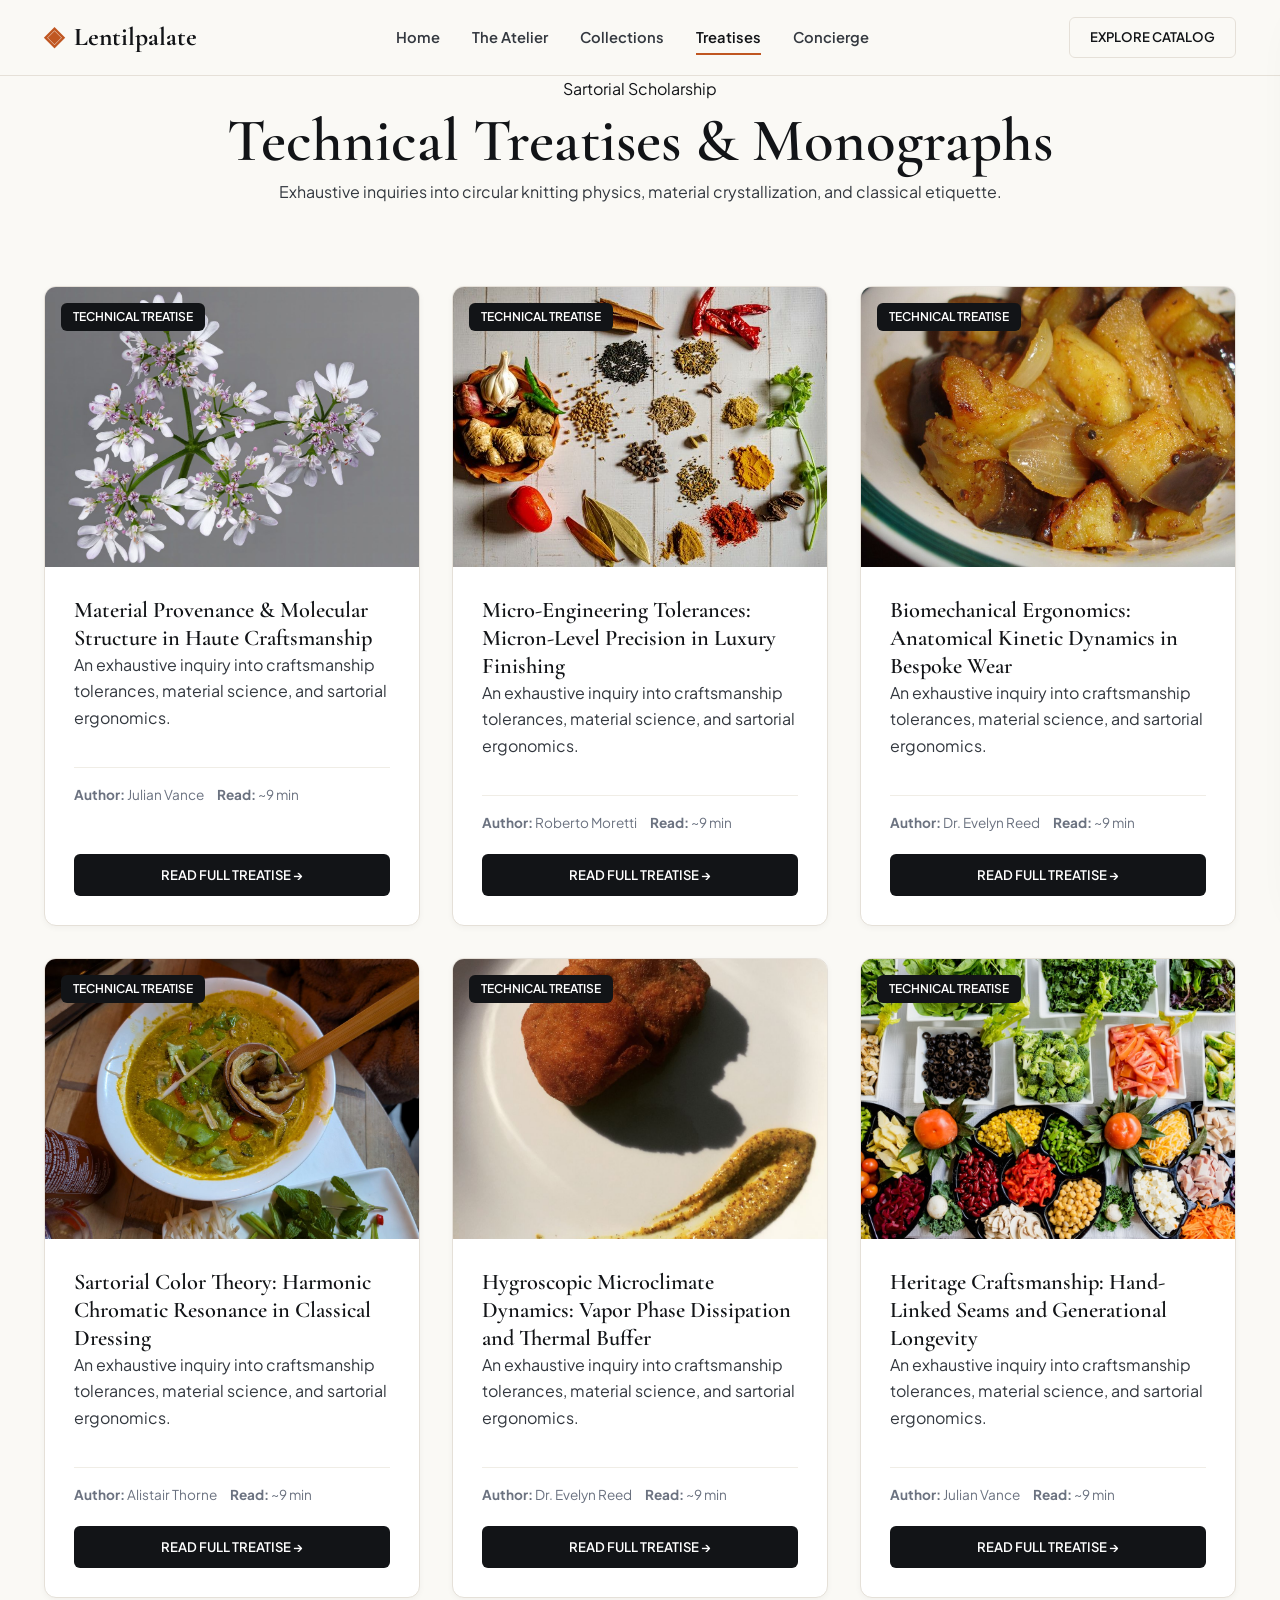
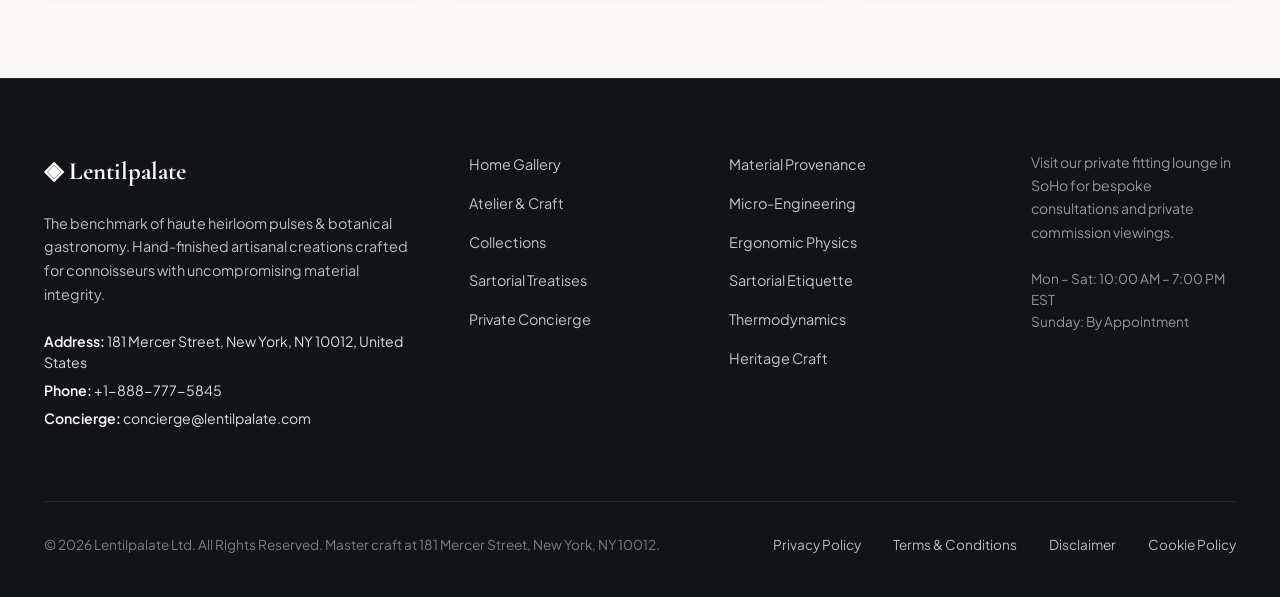
<file: blog/index.html>
<!DOCTYPE html>
<html lang="en">
<head>
  <meta charset="UTF-8">
  <meta name="viewport" content="width=device-width, initial-scale=1.0">
  <title>Sartorial Treatises & Technical Monographs — Lentilpalate</title>
  <meta name="description" content="Explore the authoritative research monographs published by Lentilpalate.">
  <link rel="canonical" href="https://lentilpalate.com/blog.html">
  <link rel="preconnect" href="https://fonts.googleapis.com">
  <link rel="preconnect" href="https://fonts.gstatic.com" crossorigin>
  <link href="https://fonts.googleapis.com/css2?family=Cormorant+Garamond:ital,wght@0,400;0,600;0,700;1,400&family=Plus+Jakarta+Sans:wght@300;400;500;600;700&display=swap" rel="stylesheet">
  <link rel="stylesheet" href="/assets/css/style.css">
  <!-- Google tag (gtag.js) -->
  <script async src="https://www.googletagmanager.com/gtag/js?id=G-0LY0HY7L01"></script>
  <script>
    window.dataLayer = window.dataLayer || [];
    function gtag(){dataLayer.push(arguments);}
    gtag('js', new Date());
    gtag('config', 'G-0LY0HY7L01');
  </script>

</head>
<body>
  <!-- Mandatory Global Site Header (Exactly 1 per page) -->
  <header class="site-header">
    <div class="header-container">
      <a href="/" class="brand-logo" aria-label="Lentilpalate Home">
        <span class="logo-mark">◈</span>
        <span class="logo-text">Lentilpalate</span>
      </a>
      <nav class="desktop-nav" aria-label="Primary Navigation">
        <a href="/" class="nav-link">Home</a>
        <a href="/about.html" class="nav-link">The Atelier</a>
        <a href="/collection.html" class="nav-link">Collections</a>
        <a href="/blog.html" class="nav-link active">Treatises</a>
        <a href="/contact.html" class="nav-link">Concierge</a>
      </nav>
      <div class="header-actions">
        <a href="/collection.html" class="btn btn-sm btn-outline">Explore Catalog</a>
        <button id="drawer-toggle" class="mobile-toggle" aria-label="Open Navigation Menu">
          <span class="hamburger-bar"></span>
          <span class="hamburger-bar"></span>
          <span class="hamburger-bar"></span>
        </button>
      </div>
    </div>
  </header>

  <!-- Mandatory Mobile Navigation Drawer (Exactly 1 per page) -->
  <div class="mobile-drawer" id="mobile-drawer" aria-hidden="true">
    <div class="drawer-header">
      <div class="drawer-brand">Lentilpalate</div>
      <button id="drawer-close" class="drawer-close-btn" aria-label="Close Navigation Menu">&times;</button>
    </div>
    <nav class="drawer-nav" aria-label="Mobile Navigation">
      <a href="/" class="drawer-link">Home</a>
      <a href="/about.html" class="drawer-link">The Atelier &amp; Craft</a>
      <a href="/collection.html" class="drawer-link">Curated Heirloom Pulse Vitrine</a>
      <a href="/blog.html" class="drawer-link active">Sartorial Treatises</a>
      <a href="/contact.html" class="drawer-link">Private Concierge</a>
    </nav>
    <div class="drawer-footer">
      <p class="drawer-contact-title">Manhattan Atelier &amp; Suite</p>
      <p class="drawer-contact-info">181 Mercer Street, New York, NY 10012, United States</p>
      <p class="drawer-contact-info">Tel: +1-888-777-5845</p>
      <p class="drawer-contact-info">Email: concierge@lentilpalate.com</p>
    </div>
  </div>
  <div id="drawer-overlay" class="drawer-overlay"></div>
  <section class="page-hero">
    <div class="container text-center">
      <span class="hero-badge">Sartorial Scholarship</span>
      <h1>Technical Treatises &amp; Monographs</h1>
      <p class="lead" style="margin: 0 auto;">Exhaustive inquiries into circular knitting physics, material crystallization, and classical etiquette.</p>
    </div>
  </section>
  <main class="section">
    <div class="container">
      <div class="grid-3">
        <div class="card">
          <div class="card-image-wrap"><img src="/assets/images/coriander_seeds_rustic.jpg" alt="Material Provenance & Molecular Structure in Haute Craftsmanship"><span class="card-tag">Technical Treatise</span></div>
          <div class="card-body">
            <h3>Material Provenance & Molecular Structure in Haute Craftsmanship</h3>
            <p>An exhaustive inquiry into craftsmanship tolerances, material science, and sartorial ergonomics.</p>
            <div class="card-specs"><span><strong>Author:</strong> Julian Vance</span><span><strong>Read:</strong> ~9 min</span></div>
            <a href="/blog/material-provenance-and-fiber-crystallography.html" class="btn btn-primary btn-sm" style="margin-top: auto;">Read Full Treatise &rarr;</a>
          </div>
        </div>
        <div class="card">
          <div class="card-image-wrap"><img src="/assets/images/botanical_seeds.jpg" alt="Micro-Engineering Tolerances: Micron-Level Precision in Luxury Finishing"><span class="card-tag">Technical Treatise</span></div>
          <div class="card-body">
            <h3>Micro-Engineering Tolerances: Micron-Level Precision in Luxury Finishing</h3>
            <p>An exhaustive inquiry into craftsmanship tolerances, material science, and sartorial ergonomics.</p>
            <div class="card-specs"><span><strong>Author:</strong> Roberto Moretti</span><span><strong>Read:</strong> ~9 min</span></div>
            <a href="/blog/micro-engineering-tolerances-and-finishing.html" class="btn btn-primary btn-sm" style="margin-top: auto;">Read Full Treatise &rarr;</a>
          </div>
        </div>
        <div class="card">
          <div class="card-image-wrap"><img src="/assets/images/blog_temper_technique.jpg" alt="Biomechanical Ergonomics: Anatomical Kinetic Dynamics in Bespoke Wear"><span class="card-tag">Technical Treatise</span></div>
          <div class="card-body">
            <h3>Biomechanical Ergonomics: Anatomical Kinetic Dynamics in Bespoke Wear</h3>
            <p>An exhaustive inquiry into craftsmanship tolerances, material science, and sartorial ergonomics.</p>
            <div class="card-specs"><span><strong>Author:</strong> Dr. Evelyn Reed</span><span><strong>Read:</strong> ~9 min</span></div>
            <a href="/blog/biomechanical-ergonomics-and-wearer-physics.html" class="btn btn-primary btn-sm" style="margin-top: auto;">Read Full Treatise &rarr;</a>
          </div>
        </div>
        <div class="card">
          <div class="card-image-wrap"><img src="/assets/images/spiced_broth_terrine.jpg" alt="Sartorial Color Theory: Harmonic Chromatic Resonance in Classical Dressing"><span class="card-tag">Technical Treatise</span></div>
          <div class="card-body">
            <h3>Sartorial Color Theory: Harmonic Chromatic Resonance in Classical Dressing</h3>
            <p>An exhaustive inquiry into craftsmanship tolerances, material science, and sartorial ergonomics.</p>
            <div class="card-specs"><span><strong>Author:</strong> Alistair Thorne</span><span><strong>Read:</strong> ~9 min</span></div>
            <a href="/blog/sartorial-color-theory-and-formal-etiquette.html" class="btn btn-primary btn-sm" style="margin-top: auto;">Read Full Treatise &rarr;</a>
          </div>
        </div>
        <div class="card">
          <div class="card-image-wrap"><img src="/assets/images/blog_inline_tasting_plate.jpg" alt="Hygroscopic Microclimate Dynamics: Vapor Phase Dissipation and Thermal Buffer"><span class="card-tag">Technical Treatise</span></div>
          <div class="card-body">
            <h3>Hygroscopic Microclimate Dynamics: Vapor Phase Dissipation and Thermal Buffer</h3>
            <p>An exhaustive inquiry into craftsmanship tolerances, material science, and sartorial ergonomics.</p>
            <div class="card-specs"><span><strong>Author:</strong> Dr. Evelyn Reed</span><span><strong>Read:</strong> ~9 min</span></div>
            <a href="/blog/hygroscopic-microclimate-thermodynamics.html" class="btn btn-primary btn-sm" style="margin-top: auto;">Read Full Treatise &rarr;</a>
          </div>
        </div>
        <div class="card">
          <div class="card-image-wrap"><img src="/assets/images/blog_oil_blooming_spice_kinetics.jpg" alt="Heritage Craftsmanship: Hand-Linked Seams and Generational Longevity"><span class="card-tag">Technical Treatise</span></div>
          <div class="card-body">
            <h3>Heritage Craftsmanship: Hand-Linked Seams and Generational Longevity</h3>
            <p>An exhaustive inquiry into craftsmanship tolerances, material science, and sartorial ergonomics.</p>
            <div class="card-specs"><span><strong>Author:</strong> Julian Vance</span><span><strong>Read:</strong> ~9 min</span></div>
            <a href="/blog/bespoke-craftsmanship-and-heritage-methods.html" class="btn btn-primary btn-sm" style="margin-top: auto;">Read Full Treatise &rarr;</a>
          </div>
        </div>

      </div>
    </div>
  </main>
  <!-- Mandatory Global Site Footer (Minimalist 4-Column Horizontal Spread Layout) -->
  <footer class="site-footer">
    <div class="container">
      <div class="footer-grid">
        <div class="footer-col">
          <div class="footer-brand">◈ Lentilpalate</div>
          <p class="footer-desc">
            The benchmark of haute heirloom pulses & botanical gastronomy. Hand-finished artisanal creations crafted for connoisseurs with uncompromising material integrity.
          </p>
          <div class="footer-contact-item"><strong>Address:</strong> 181 Mercer Street, New York, NY 10012, United States</div>
          <div class="footer-contact-item"><strong>Phone:</strong> +1-888-777-5845</div>
          <div class="footer-contact-item"><strong>Concierge:</strong> concierge@lentilpalate.com</div>
        </div>
        <div class="footer-col">
          <ul class="footer-links">
            <li><a href="/">Home Gallery</a></li>
            <li><a href="/about.html">Atelier &amp; Craft</a></li>
            <li><a href="/collection.html">Collections</a></li>
            <li><a href="/blog.html">Sartorial Treatises</a></li>
            <li><a href="/contact.html">Private Concierge</a></li>
          </ul>
        </div>
        <div class="footer-col">
          <ul class="footer-links">
            <li><a href="/blog/material-provenance-and-fiber-crystallography.html">Material Provenance</a></li>
            <li><a href="/blog/micro-engineering-tolerances-and-finishing.html">Micro-Engineering</a></li>
            <li><a href="/blog/biomechanical-ergonomics-and-wearer-physics.html">Ergonomic Physics</a></li>
            <li><a href="/blog/sartorial-color-theory-and-formal-etiquette.html">Sartorial Etiquette</a></li>
            <li><a href="/blog/hygroscopic-microclimate-thermodynamics.html">Thermodynamics</a></li>
            <li><a href="/blog/bespoke-craftsmanship-and-heritage-methods.html">Heritage Craft</a></li>
          </ul>
        </div>
        <div class="footer-col">
          <p class="footer-salon-desc">
            Visit our private fitting lounge in SoHo for bespoke consultations and private commission viewings.
          </p>
          <p class="footer-hours">
            Mon &ndash; Sat: 10:00 AM &ndash; 7:00 PM<br>EST<br>Sunday: By Appointment
          </p>
        </div>
      </div>
      <div class="footer-bottom">
        <p>&copy; 2026 Lentilpalate Ltd. All Rights Reserved. Master craft at 181 Mercer Street, New York, NY 10012.</p>
        <div class="footer-legal-links">
          <a href="/privacy-policy.html">Privacy Policy</a>
          <a href="/terms-and-conditions.html">Terms &amp; Conditions</a>
          <a href="/disclaimer.html">Disclaimer</a>
          <a href="/cookie-policy.html">Cookie Policy</a>
        </div>
      </div>
    </div>
  </footer>
  <script src="/assets/js/main.js"></script>
</body>
</html>
</file>
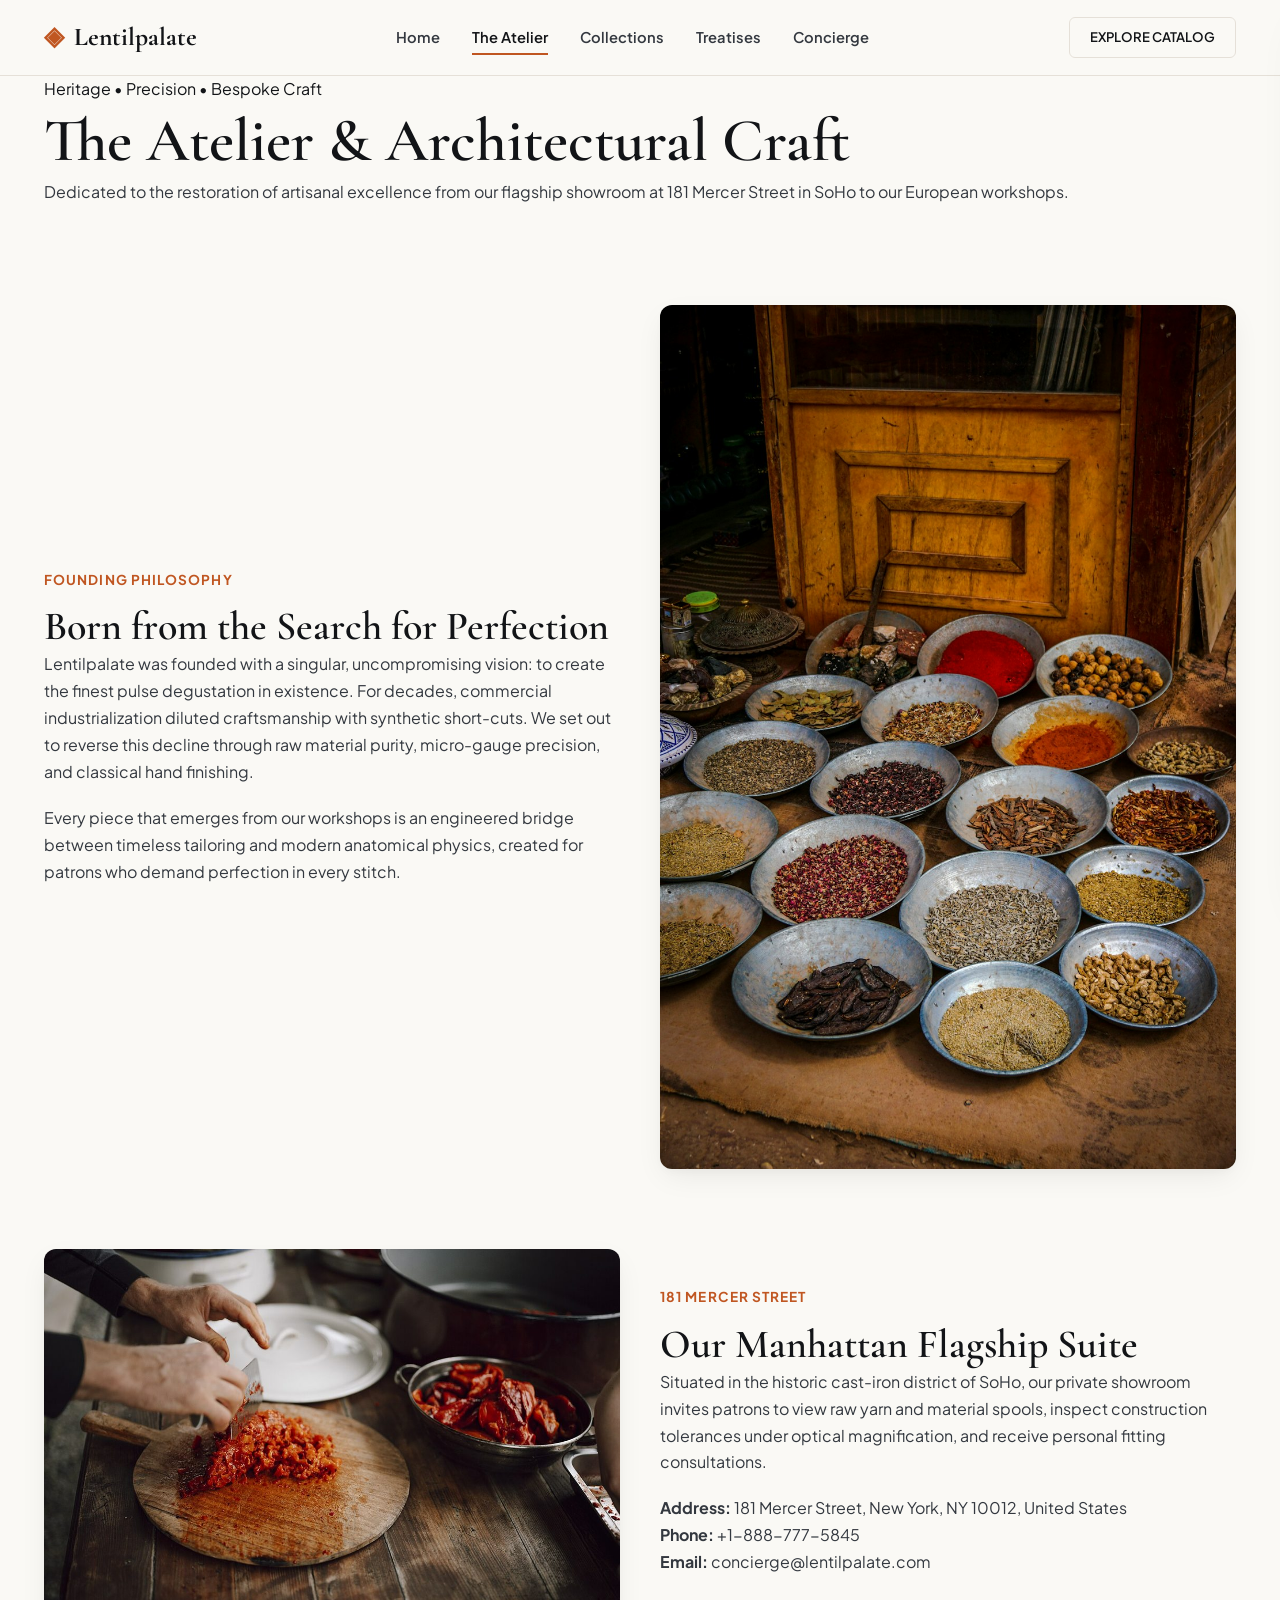
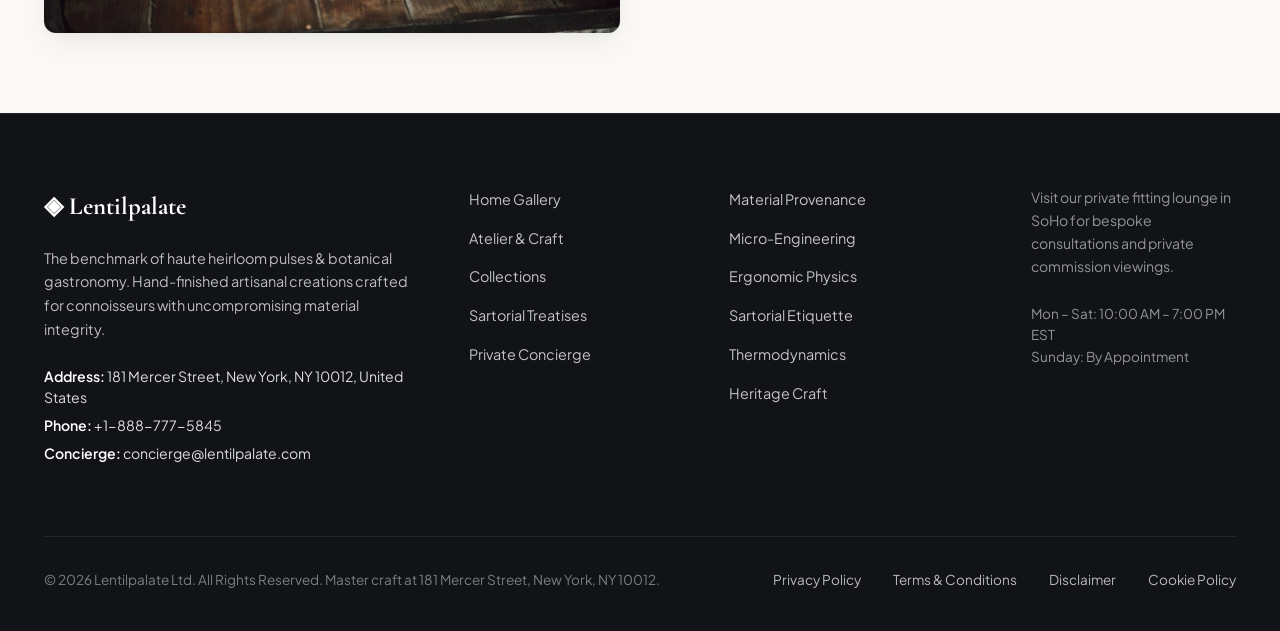
<file: about.html>
<!DOCTYPE html>
<html lang="en">
<head>
  <meta charset="UTF-8">
  <meta name="viewport" content="width=device-width, initial-scale=1.0">
  <title>The Atelier & Heritage Craft — Lentilpalate</title>
  <meta name="description" content="Discover the heritage of Lentilpalate at 181 Mercer Street, New York.">
  <link rel="canonical" href="https://lentilpalate.com/about.html">
  <link rel="preconnect" href="https://fonts.googleapis.com">
  <link rel="preconnect" href="https://fonts.gstatic.com" crossorigin>
  <link href="https://fonts.googleapis.com/css2?family=Cormorant+Garamond:ital,wght@0,400;0,600;0,700;1,400&family=Plus+Jakarta+Sans:wght@300;400;500;600;700&display=swap" rel="stylesheet">
  <link rel="stylesheet" href="/assets/css/style.css">
  <!-- Google tag (gtag.js) -->
  <script async src="https://www.googletagmanager.com/gtag/js?id=G-0LY0HY7L01"></script>
  <script>
    window.dataLayer = window.dataLayer || [];
    function gtag(){dataLayer.push(arguments);}
    gtag('js', new Date());
    gtag('config', 'G-0LY0HY7L01');
  </script>

</head>
<body>
  <!-- Mandatory Global Site Header (Exactly 1 per page) -->
  <header class="site-header">
    <div class="header-container">
      <a href="/" class="brand-logo" aria-label="Lentilpalate Home">
        <span class="logo-mark">◈</span>
        <span class="logo-text">Lentilpalate</span>
      </a>
      <nav class="desktop-nav" aria-label="Primary Navigation">
        <a href="/" class="nav-link">Home</a>
        <a href="/about.html" class="nav-link active">The Atelier</a>
        <a href="/collection.html" class="nav-link">Collections</a>
        <a href="/blog.html" class="nav-link">Treatises</a>
        <a href="/contact.html" class="nav-link">Concierge</a>
      </nav>
      <div class="header-actions">
        <a href="/collection.html" class="btn btn-sm btn-outline">Explore Catalog</a>
        <button id="drawer-toggle" class="mobile-toggle" aria-label="Open Navigation Menu">
          <span class="hamburger-bar"></span>
          <span class="hamburger-bar"></span>
          <span class="hamburger-bar"></span>
        </button>
      </div>
    </div>
  </header>

  <!-- Mandatory Mobile Navigation Drawer (Exactly 1 per page) -->
  <div class="mobile-drawer" id="mobile-drawer" aria-hidden="true">
    <div class="drawer-header">
      <div class="drawer-brand">Lentilpalate</div>
      <button id="drawer-close" class="drawer-close-btn" aria-label="Close Navigation Menu">&times;</button>
    </div>
    <nav class="drawer-nav" aria-label="Mobile Navigation">
      <a href="/" class="drawer-link">Home</a>
      <a href="/about.html" class="drawer-link active">The Atelier &amp; Craft</a>
      <a href="/collection.html" class="drawer-link">Curated Heirloom Pulse Vitrine</a>
      <a href="/blog.html" class="drawer-link">Sartorial Treatises</a>
      <a href="/contact.html" class="drawer-link">Private Concierge</a>
    </nav>
    <div class="drawer-footer">
      <p class="drawer-contact-title">Manhattan Atelier &amp; Suite</p>
      <p class="drawer-contact-info">181 Mercer Street, New York, NY 10012, United States</p>
      <p class="drawer-contact-info">Tel: +1-888-777-5845</p>
      <p class="drawer-contact-info">Email: concierge@lentilpalate.com</p>
    </div>
  </div>
  <div id="drawer-overlay" class="drawer-overlay"></div>
  <section class="page-hero">
    <div class="container">
      <span class="hero-badge">Heritage &bull; Precision &bull; Bespoke Craft</span>
      <h1>The Atelier &amp; Architectural Craft</h1>
      <p class="lead">Dedicated to the restoration of artisanal excellence from our flagship showroom at 181 Mercer Street in SoHo to our European workshops.</p>
    </div>
  </section>
  <main class="section">
    <div class="container">
      <div class="grid-2" style="margin-bottom: 5rem;">
        <div>
          <div class="section-subtitle">Founding Philosophy</div>
          <h2>Born from the Search for Perfection</h2>
          <p>Lentilpalate was founded with a singular, uncompromising vision: to create the finest pulse degustation in existence. For decades, commercial industrialization diluted craftsmanship with synthetic short-cuts. We set out to reverse this decline through raw material purity, micro-gauge precision, and classical hand finishing.</p>
          <p>Every piece that emerges from our workshops is an engineered bridge between timeless tailoring and modern anatomical physics, created for patrons who demand perfection in every stitch.</p>
        </div>
        <div style="border-radius: var(--radius-md); overflow: hidden; box-shadow: var(--shadow-md);"><img src="/assets/images/blog_spice_history.jpg" alt="Atelier craft"></div>
      </div>
      <div class="grid-2">
        <div style="border-radius: var(--radius-md); overflow: hidden; box-shadow: var(--shadow-md);"><img src="/assets/images/kitchen_atelier_prep.jpg" alt="Artisan inspection"></div>
        <div>
          <div class="section-subtitle">181 Mercer Street</div>
          <h2>Our Manhattan Flagship Suite</h2>
          <p>Situated in the historic cast-iron district of SoHo, our private showroom invites patrons to view raw yarn and material spools, inspect construction tolerances under optical magnification, and receive personal fitting consultations.</p>
          <p><strong>Address:</strong> 181 Mercer Street, New York, NY 10012, United States<br><strong>Phone:</strong> +1-888-777-5845<br><strong>Email:</strong> concierge@lentilpalate.com</p>
        </div>
      </div>
    </div>
  </main>
  <!-- Mandatory Global Site Footer (Minimalist 4-Column Horizontal Spread Layout) -->
  <footer class="site-footer">
    <div class="container">
      <div class="footer-grid">
        <div class="footer-col">
          <div class="footer-brand">◈ Lentilpalate</div>
          <p class="footer-desc">
            The benchmark of haute heirloom pulses & botanical gastronomy. Hand-finished artisanal creations crafted for connoisseurs with uncompromising material integrity.
          </p>
          <div class="footer-contact-item"><strong>Address:</strong> 181 Mercer Street, New York, NY 10012, United States</div>
          <div class="footer-contact-item"><strong>Phone:</strong> +1-888-777-5845</div>
          <div class="footer-contact-item"><strong>Concierge:</strong> concierge@lentilpalate.com</div>
        </div>
        <div class="footer-col">
          <ul class="footer-links">
            <li><a href="/">Home Gallery</a></li>
            <li><a href="/about.html">Atelier &amp; Craft</a></li>
            <li><a href="/collection.html">Collections</a></li>
            <li><a href="/blog.html">Sartorial Treatises</a></li>
            <li><a href="/contact.html">Private Concierge</a></li>
          </ul>
        </div>
        <div class="footer-col">
          <ul class="footer-links">
            <li><a href="/blog/material-provenance-and-fiber-crystallography.html">Material Provenance</a></li>
            <li><a href="/blog/micro-engineering-tolerances-and-finishing.html">Micro-Engineering</a></li>
            <li><a href="/blog/biomechanical-ergonomics-and-wearer-physics.html">Ergonomic Physics</a></li>
            <li><a href="/blog/sartorial-color-theory-and-formal-etiquette.html">Sartorial Etiquette</a></li>
            <li><a href="/blog/hygroscopic-microclimate-thermodynamics.html">Thermodynamics</a></li>
            <li><a href="/blog/bespoke-craftsmanship-and-heritage-methods.html">Heritage Craft</a></li>
          </ul>
        </div>
        <div class="footer-col">
          <p class="footer-salon-desc">
            Visit our private fitting lounge in SoHo for bespoke consultations and private commission viewings.
          </p>
          <p class="footer-hours">
            Mon &ndash; Sat: 10:00 AM &ndash; 7:00 PM<br>EST<br>Sunday: By Appointment
          </p>
        </div>
      </div>
      <div class="footer-bottom">
        <p>&copy; 2026 Lentilpalate Ltd. All Rights Reserved. Master craft at 181 Mercer Street, New York, NY 10012.</p>
        <div class="footer-legal-links">
          <a href="/privacy-policy.html">Privacy Policy</a>
          <a href="/terms-and-conditions.html">Terms &amp; Conditions</a>
          <a href="/disclaimer.html">Disclaimer</a>
          <a href="/cookie-policy.html">Cookie Policy</a>
        </div>
      </div>
    </div>
  </footer>
  <script src="/assets/js/main.js"></script>
</body>
</html>
</file>
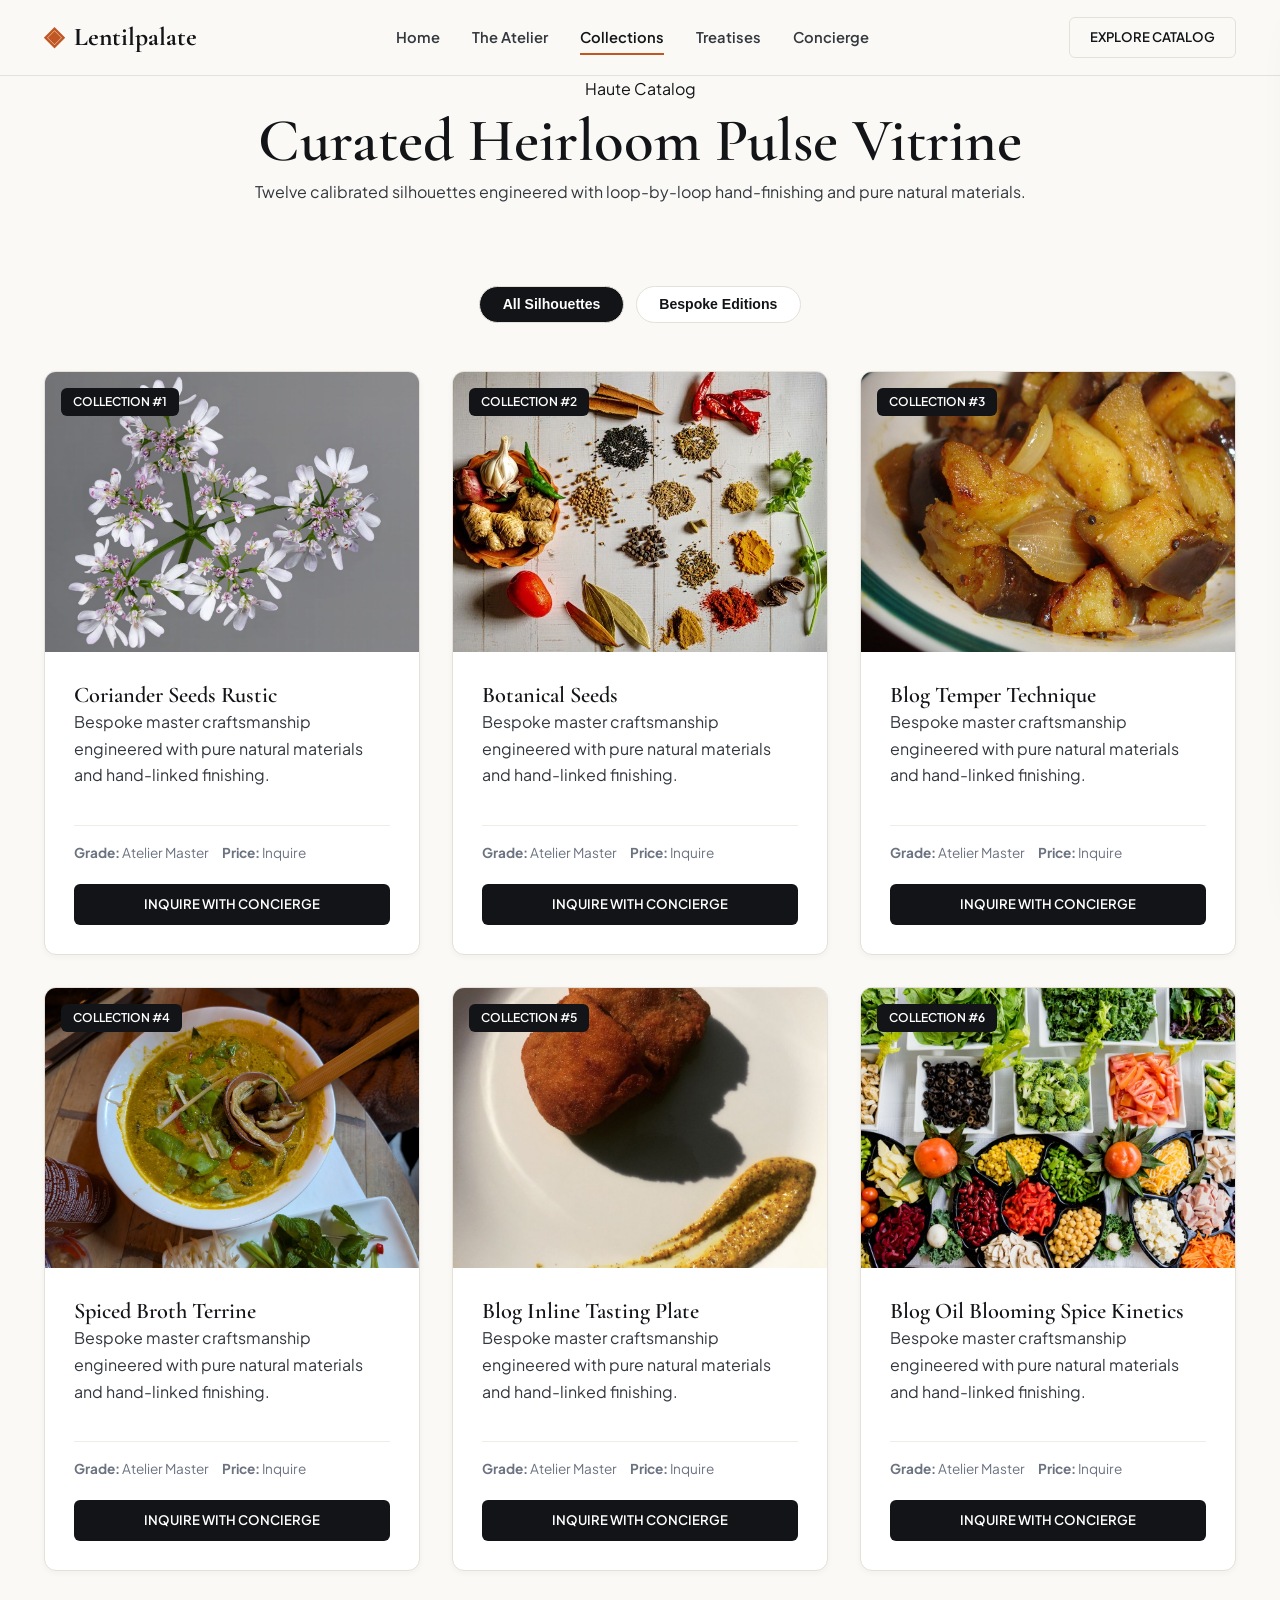
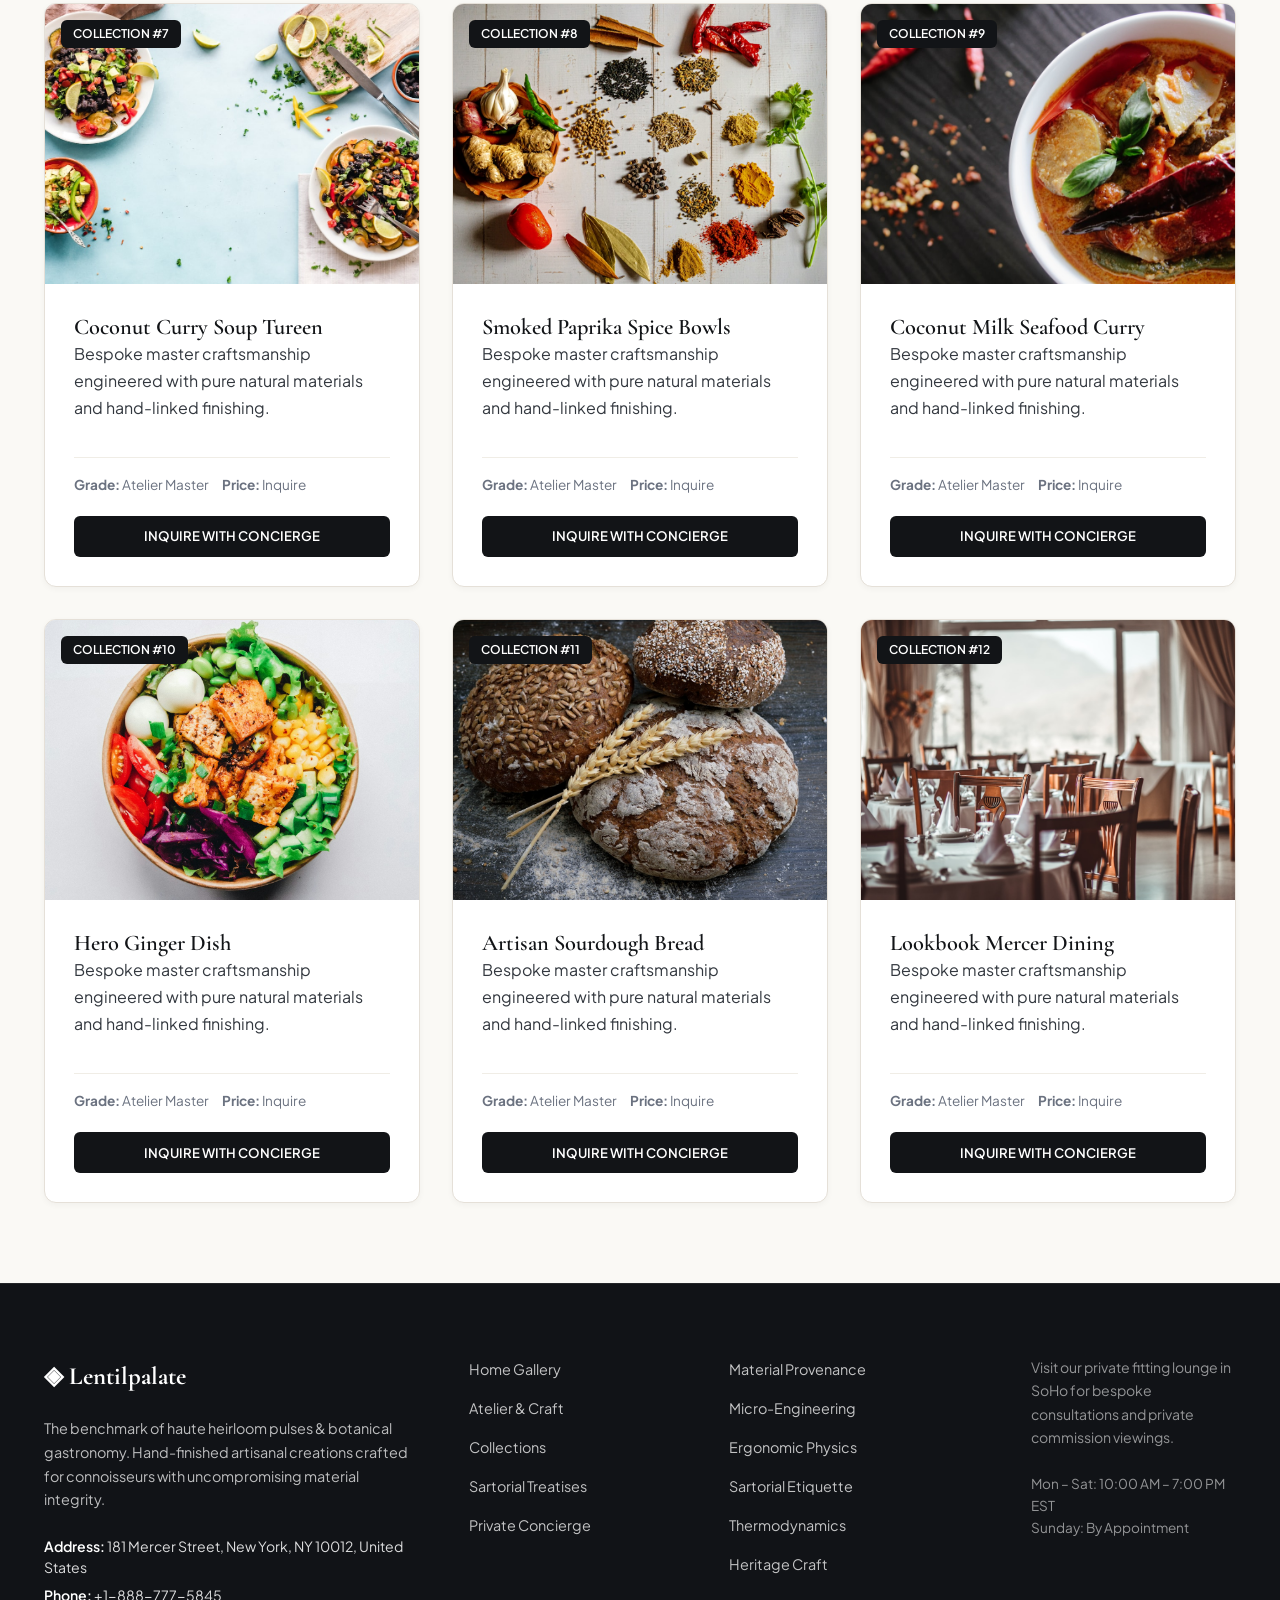
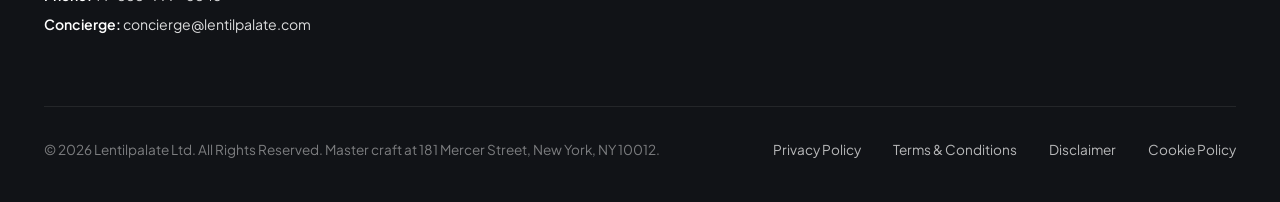
<file: collection.html>
<!DOCTYPE html>
<html lang="en">
<head>
  <meta charset="UTF-8">
  <meta name="viewport" content="width=device-width, initial-scale=1.0">
  <title>Curated Heirloom Pulse Vitrine — Lentilpalate</title>
  <meta name="description" content="Browse the complete catalogue of Lentilpalate.">
  <link rel="canonical" href="https://lentilpalate.com/collection.html">
  <link rel="preconnect" href="https://fonts.googleapis.com">
  <link rel="preconnect" href="https://fonts.gstatic.com" crossorigin>
  <link href="https://fonts.googleapis.com/css2?family=Cormorant+Garamond:ital,wght@0,400;0,600;0,700;1,400&family=Plus+Jakarta+Sans:wght@300;400;500;600;700&display=swap" rel="stylesheet">
  <link rel="stylesheet" href="/assets/css/style.css">
  <!-- Google tag (gtag.js) -->
  <script async src="https://www.googletagmanager.com/gtag/js?id=G-0LY0HY7L01"></script>
  <script>
    window.dataLayer = window.dataLayer || [];
    function gtag(){dataLayer.push(arguments);}
    gtag('js', new Date());
    gtag('config', 'G-0LY0HY7L01');
  </script>

</head>
<body>
  <!-- Mandatory Global Site Header (Exactly 1 per page) -->
  <header class="site-header">
    <div class="header-container">
      <a href="/" class="brand-logo" aria-label="Lentilpalate Home">
        <span class="logo-mark">◈</span>
        <span class="logo-text">Lentilpalate</span>
      </a>
      <nav class="desktop-nav" aria-label="Primary Navigation">
        <a href="/" class="nav-link">Home</a>
        <a href="/about.html" class="nav-link">The Atelier</a>
        <a href="/collection.html" class="nav-link active">Collections</a>
        <a href="/blog.html" class="nav-link">Treatises</a>
        <a href="/contact.html" class="nav-link">Concierge</a>
      </nav>
      <div class="header-actions">
        <a href="/collection.html" class="btn btn-sm btn-outline">Explore Catalog</a>
        <button id="drawer-toggle" class="mobile-toggle" aria-label="Open Navigation Menu">
          <span class="hamburger-bar"></span>
          <span class="hamburger-bar"></span>
          <span class="hamburger-bar"></span>
        </button>
      </div>
    </div>
  </header>

  <!-- Mandatory Mobile Navigation Drawer (Exactly 1 per page) -->
  <div class="mobile-drawer" id="mobile-drawer" aria-hidden="true">
    <div class="drawer-header">
      <div class="drawer-brand">Lentilpalate</div>
      <button id="drawer-close" class="drawer-close-btn" aria-label="Close Navigation Menu">&times;</button>
    </div>
    <nav class="drawer-nav" aria-label="Mobile Navigation">
      <a href="/" class="drawer-link">Home</a>
      <a href="/about.html" class="drawer-link">The Atelier &amp; Craft</a>
      <a href="/collection.html" class="drawer-link active">Curated Heirloom Pulse Vitrine</a>
      <a href="/blog.html" class="drawer-link">Sartorial Treatises</a>
      <a href="/contact.html" class="drawer-link">Private Concierge</a>
    </nav>
    <div class="drawer-footer">
      <p class="drawer-contact-title">Manhattan Atelier &amp; Suite</p>
      <p class="drawer-contact-info">181 Mercer Street, New York, NY 10012, United States</p>
      <p class="drawer-contact-info">Tel: +1-888-777-5845</p>
      <p class="drawer-contact-info">Email: concierge@lentilpalate.com</p>
    </div>
  </div>
  <div id="drawer-overlay" class="drawer-overlay"></div>
  <section class="page-hero">
    <div class="container text-center">
      <span class="hero-badge">Haute Catalog</span>
      <h1>Curated Heirloom Pulse Vitrine</h1>
      <p class="lead" style="margin: 0 auto;">Twelve calibrated silhouettes engineered with loop-by-loop hand-finishing and pure natural materials.</p>
    </div>
  </section>
  <main class="section">
    <div class="container">
      <div class="filter-bar">
        <button class="filter-btn active" data-filter="all">All Silhouettes</button>
        <button class="filter-btn" data-filter="bespoke">Bespoke Editions</button>
      </div>
      <div class="grid-3" id="products-grid">
        <div class="card product-item" data-category="all bespoke">
          <div class="card-image-wrap"><img src="/assets/images/coriander_seeds_rustic.jpg" alt="Coriander Seeds Rustic"><span class="card-tag">Collection #1</span></div>
          <div class="card-body">
            <h3>Coriander Seeds Rustic</h3>
            <p>Bespoke master craftsmanship engineered with pure natural materials and hand-linked finishing.</p>
            <div class="card-specs"><span><strong>Grade:</strong> Atelier Master</span><span><strong>Price:</strong> Inquire</span></div>
            <a href="/contact.html" class="btn btn-primary btn-sm">Inquire with Concierge</a>
          </div>
        </div>
        <div class="card product-item" data-category="all bespoke">
          <div class="card-image-wrap"><img src="/assets/images/botanical_seeds.jpg" alt="Botanical Seeds"><span class="card-tag">Collection #2</span></div>
          <div class="card-body">
            <h3>Botanical Seeds</h3>
            <p>Bespoke master craftsmanship engineered with pure natural materials and hand-linked finishing.</p>
            <div class="card-specs"><span><strong>Grade:</strong> Atelier Master</span><span><strong>Price:</strong> Inquire</span></div>
            <a href="/contact.html" class="btn btn-primary btn-sm">Inquire with Concierge</a>
          </div>
        </div>
        <div class="card product-item" data-category="all bespoke">
          <div class="card-image-wrap"><img src="/assets/images/blog_temper_technique.jpg" alt="Blog Temper Technique"><span class="card-tag">Collection #3</span></div>
          <div class="card-body">
            <h3>Blog Temper Technique</h3>
            <p>Bespoke master craftsmanship engineered with pure natural materials and hand-linked finishing.</p>
            <div class="card-specs"><span><strong>Grade:</strong> Atelier Master</span><span><strong>Price:</strong> Inquire</span></div>
            <a href="/contact.html" class="btn btn-primary btn-sm">Inquire with Concierge</a>
          </div>
        </div>
        <div class="card product-item" data-category="all bespoke">
          <div class="card-image-wrap"><img src="/assets/images/spiced_broth_terrine.jpg" alt="Spiced Broth Terrine"><span class="card-tag">Collection #4</span></div>
          <div class="card-body">
            <h3>Spiced Broth Terrine</h3>
            <p>Bespoke master craftsmanship engineered with pure natural materials and hand-linked finishing.</p>
            <div class="card-specs"><span><strong>Grade:</strong> Atelier Master</span><span><strong>Price:</strong> Inquire</span></div>
            <a href="/contact.html" class="btn btn-primary btn-sm">Inquire with Concierge</a>
          </div>
        </div>
        <div class="card product-item" data-category="all bespoke">
          <div class="card-image-wrap"><img src="/assets/images/blog_inline_tasting_plate.jpg" alt="Blog Inline Tasting Plate"><span class="card-tag">Collection #5</span></div>
          <div class="card-body">
            <h3>Blog Inline Tasting Plate</h3>
            <p>Bespoke master craftsmanship engineered with pure natural materials and hand-linked finishing.</p>
            <div class="card-specs"><span><strong>Grade:</strong> Atelier Master</span><span><strong>Price:</strong> Inquire</span></div>
            <a href="/contact.html" class="btn btn-primary btn-sm">Inquire with Concierge</a>
          </div>
        </div>
        <div class="card product-item" data-category="all bespoke">
          <div class="card-image-wrap"><img src="/assets/images/blog_oil_blooming_spice_kinetics.jpg" alt="Blog Oil Blooming Spice Kinetics"><span class="card-tag">Collection #6</span></div>
          <div class="card-body">
            <h3>Blog Oil Blooming Spice Kinetics</h3>
            <p>Bespoke master craftsmanship engineered with pure natural materials and hand-linked finishing.</p>
            <div class="card-specs"><span><strong>Grade:</strong> Atelier Master</span><span><strong>Price:</strong> Inquire</span></div>
            <a href="/contact.html" class="btn btn-primary btn-sm">Inquire with Concierge</a>
          </div>
        </div>
        <div class="card product-item" data-category="all bespoke">
          <div class="card-image-wrap"><img src="/assets/images/coconut_curry_soup_tureen.jpg" alt="Coconut Curry Soup Tureen"><span class="card-tag">Collection #7</span></div>
          <div class="card-body">
            <h3>Coconut Curry Soup Tureen</h3>
            <p>Bespoke master craftsmanship engineered with pure natural materials and hand-linked finishing.</p>
            <div class="card-specs"><span><strong>Grade:</strong> Atelier Master</span><span><strong>Price:</strong> Inquire</span></div>
            <a href="/contact.html" class="btn btn-primary btn-sm">Inquire with Concierge</a>
          </div>
        </div>
        <div class="card product-item" data-category="all bespoke">
          <div class="card-image-wrap"><img src="/assets/images/smoked_paprika_spice_bowls.jpg" alt="Smoked Paprika Spice Bowls"><span class="card-tag">Collection #8</span></div>
          <div class="card-body">
            <h3>Smoked Paprika Spice Bowls</h3>
            <p>Bespoke master craftsmanship engineered with pure natural materials and hand-linked finishing.</p>
            <div class="card-specs"><span><strong>Grade:</strong> Atelier Master</span><span><strong>Price:</strong> Inquire</span></div>
            <a href="/contact.html" class="btn btn-primary btn-sm">Inquire with Concierge</a>
          </div>
        </div>
        <div class="card product-item" data-category="all bespoke">
          <div class="card-image-wrap"><img src="/assets/images/coconut_milk_seafood_curry.jpg" alt="Coconut Milk Seafood Curry"><span class="card-tag">Collection #9</span></div>
          <div class="card-body">
            <h3>Coconut Milk Seafood Curry</h3>
            <p>Bespoke master craftsmanship engineered with pure natural materials and hand-linked finishing.</p>
            <div class="card-specs"><span><strong>Grade:</strong> Atelier Master</span><span><strong>Price:</strong> Inquire</span></div>
            <a href="/contact.html" class="btn btn-primary btn-sm">Inquire with Concierge</a>
          </div>
        </div>
        <div class="card product-item" data-category="all bespoke">
          <div class="card-image-wrap"><img src="/assets/images/hero_ginger_dish.jpg" alt="Hero Ginger Dish"><span class="card-tag">Collection #10</span></div>
          <div class="card-body">
            <h3>Hero Ginger Dish</h3>
            <p>Bespoke master craftsmanship engineered with pure natural materials and hand-linked finishing.</p>
            <div class="card-specs"><span><strong>Grade:</strong> Atelier Master</span><span><strong>Price:</strong> Inquire</span></div>
            <a href="/contact.html" class="btn btn-primary btn-sm">Inquire with Concierge</a>
          </div>
        </div>
        <div class="card product-item" data-category="all bespoke">
          <div class="card-image-wrap"><img src="/assets/images/artisan_sourdough_bread.jpg" alt="Artisan Sourdough Bread"><span class="card-tag">Collection #11</span></div>
          <div class="card-body">
            <h3>Artisan Sourdough Bread</h3>
            <p>Bespoke master craftsmanship engineered with pure natural materials and hand-linked finishing.</p>
            <div class="card-specs"><span><strong>Grade:</strong> Atelier Master</span><span><strong>Price:</strong> Inquire</span></div>
            <a href="/contact.html" class="btn btn-primary btn-sm">Inquire with Concierge</a>
          </div>
        </div>
        <div class="card product-item" data-category="all bespoke">
          <div class="card-image-wrap"><img src="/assets/images/lookbook_mercer_dining.jpg" alt="Lookbook Mercer Dining"><span class="card-tag">Collection #12</span></div>
          <div class="card-body">
            <h3>Lookbook Mercer Dining</h3>
            <p>Bespoke master craftsmanship engineered with pure natural materials and hand-linked finishing.</p>
            <div class="card-specs"><span><strong>Grade:</strong> Atelier Master</span><span><strong>Price:</strong> Inquire</span></div>
            <a href="/contact.html" class="btn btn-primary btn-sm">Inquire with Concierge</a>
          </div>
        </div>

      </div>
    </div>
  </main>
  <!-- Mandatory Global Site Footer (Minimalist 4-Column Horizontal Spread Layout) -->
  <footer class="site-footer">
    <div class="container">
      <div class="footer-grid">
        <div class="footer-col">
          <div class="footer-brand">◈ Lentilpalate</div>
          <p class="footer-desc">
            The benchmark of haute heirloom pulses & botanical gastronomy. Hand-finished artisanal creations crafted for connoisseurs with uncompromising material integrity.
          </p>
          <div class="footer-contact-item"><strong>Address:</strong> 181 Mercer Street, New York, NY 10012, United States</div>
          <div class="footer-contact-item"><strong>Phone:</strong> +1-888-777-5845</div>
          <div class="footer-contact-item"><strong>Concierge:</strong> concierge@lentilpalate.com</div>
        </div>
        <div class="footer-col">
          <ul class="footer-links">
            <li><a href="/">Home Gallery</a></li>
            <li><a href="/about.html">Atelier &amp; Craft</a></li>
            <li><a href="/collection.html">Collections</a></li>
            <li><a href="/blog.html">Sartorial Treatises</a></li>
            <li><a href="/contact.html">Private Concierge</a></li>
          </ul>
        </div>
        <div class="footer-col">
          <ul class="footer-links">
            <li><a href="/blog/material-provenance-and-fiber-crystallography.html">Material Provenance</a></li>
            <li><a href="/blog/micro-engineering-tolerances-and-finishing.html">Micro-Engineering</a></li>
            <li><a href="/blog/biomechanical-ergonomics-and-wearer-physics.html">Ergonomic Physics</a></li>
            <li><a href="/blog/sartorial-color-theory-and-formal-etiquette.html">Sartorial Etiquette</a></li>
            <li><a href="/blog/hygroscopic-microclimate-thermodynamics.html">Thermodynamics</a></li>
            <li><a href="/blog/bespoke-craftsmanship-and-heritage-methods.html">Heritage Craft</a></li>
          </ul>
        </div>
        <div class="footer-col">
          <p class="footer-salon-desc">
            Visit our private fitting lounge in SoHo for bespoke consultations and private commission viewings.
          </p>
          <p class="footer-hours">
            Mon &ndash; Sat: 10:00 AM &ndash; 7:00 PM<br>EST<br>Sunday: By Appointment
          </p>
        </div>
      </div>
      <div class="footer-bottom">
        <p>&copy; 2026 Lentilpalate Ltd. All Rights Reserved. Master craft at 181 Mercer Street, New York, NY 10012.</p>
        <div class="footer-legal-links">
          <a href="/privacy-policy.html">Privacy Policy</a>
          <a href="/terms-and-conditions.html">Terms &amp; Conditions</a>
          <a href="/disclaimer.html">Disclaimer</a>
          <a href="/cookie-policy.html">Cookie Policy</a>
        </div>
      </div>
    </div>
  </footer>
  <script src="/assets/js/main.js"></script>
</body>
</html>
</file>
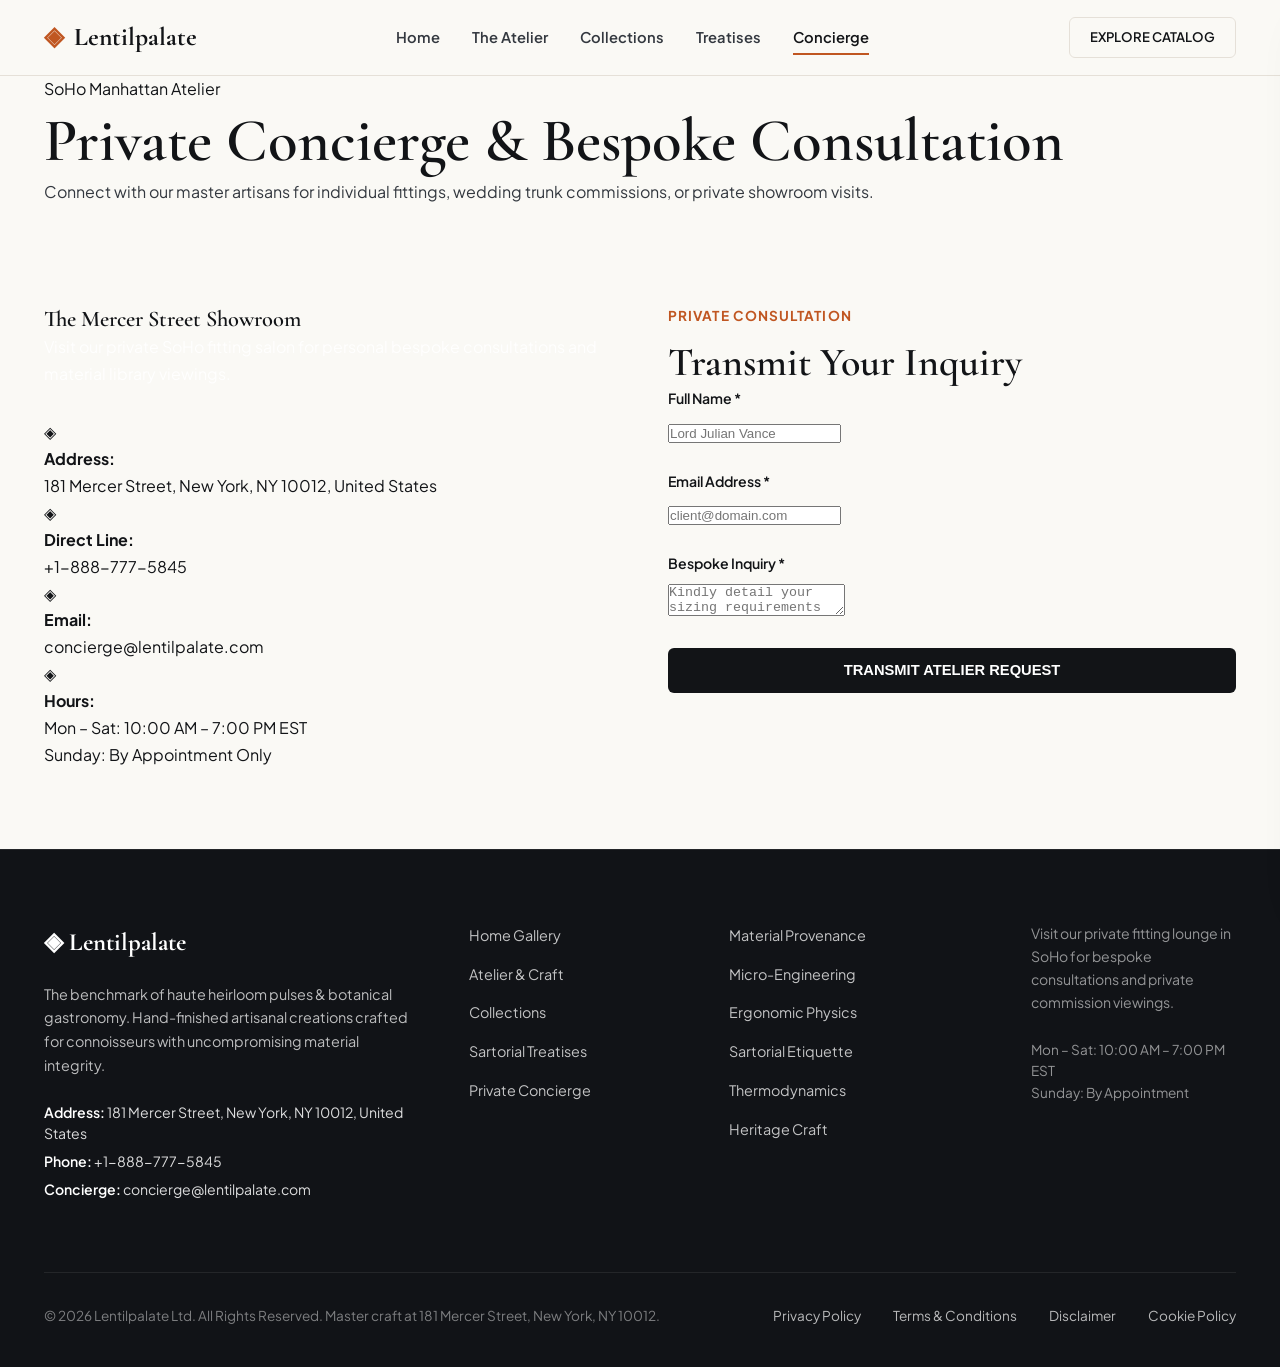
<file: contact.html>
<!DOCTYPE html>
<html lang="en">
<head>
  <meta charset="UTF-8">
  <meta name="viewport" content="width=device-width, initial-scale=1.0">
  <title>Private Concierge & Showroom Appointments — Lentilpalate</title>
  <meta name="description" content="Contact Lentilpalate at 181 Mercer Street, New York, NY 10012 or call +1-888-777-5845.">
  <link rel="canonical" href="https://lentilpalate.com/contact.html">
  <link rel="preconnect" href="https://fonts.googleapis.com">
  <link rel="preconnect" href="https://fonts.gstatic.com" crossorigin>
  <link href="https://fonts.googleapis.com/css2?family=Cormorant+Garamond:ital,wght@0,400;0,600;0,700;1,400&family=Plus+Jakarta+Sans:wght@300;400;500;600;700&display=swap" rel="stylesheet">
  <link rel="stylesheet" href="/assets/css/style.css">
  <!-- Google tag (gtag.js) -->
  <script async src="https://www.googletagmanager.com/gtag/js?id=G-0LY0HY7L01"></script>
  <script>
    window.dataLayer = window.dataLayer || [];
    function gtag(){dataLayer.push(arguments);}
    gtag('js', new Date());
    gtag('config', 'G-0LY0HY7L01');
  </script>

</head>
<body>
  <!-- Mandatory Global Site Header (Exactly 1 per page) -->
  <header class="site-header">
    <div class="header-container">
      <a href="/" class="brand-logo" aria-label="Lentilpalate Home">
        <span class="logo-mark">◈</span>
        <span class="logo-text">Lentilpalate</span>
      </a>
      <nav class="desktop-nav" aria-label="Primary Navigation">
        <a href="/" class="nav-link">Home</a>
        <a href="/about.html" class="nav-link">The Atelier</a>
        <a href="/collection.html" class="nav-link">Collections</a>
        <a href="/blog.html" class="nav-link">Treatises</a>
        <a href="/contact.html" class="nav-link active">Concierge</a>
      </nav>
      <div class="header-actions">
        <a href="/collection.html" class="btn btn-sm btn-outline">Explore Catalog</a>
        <button id="drawer-toggle" class="mobile-toggle" aria-label="Open Navigation Menu">
          <span class="hamburger-bar"></span>
          <span class="hamburger-bar"></span>
          <span class="hamburger-bar"></span>
        </button>
      </div>
    </div>
  </header>

  <!-- Mandatory Mobile Navigation Drawer (Exactly 1 per page) -->
  <div class="mobile-drawer" id="mobile-drawer" aria-hidden="true">
    <div class="drawer-header">
      <div class="drawer-brand">Lentilpalate</div>
      <button id="drawer-close" class="drawer-close-btn" aria-label="Close Navigation Menu">&times;</button>
    </div>
    <nav class="drawer-nav" aria-label="Mobile Navigation">
      <a href="/" class="drawer-link">Home</a>
      <a href="/about.html" class="drawer-link">The Atelier &amp; Craft</a>
      <a href="/collection.html" class="drawer-link">Curated Heirloom Pulse Vitrine</a>
      <a href="/blog.html" class="drawer-link">Sartorial Treatises</a>
      <a href="/contact.html" class="drawer-link active">Private Concierge</a>
    </nav>
    <div class="drawer-footer">
      <p class="drawer-contact-title">Manhattan Atelier &amp; Suite</p>
      <p class="drawer-contact-info">181 Mercer Street, New York, NY 10012, United States</p>
      <p class="drawer-contact-info">Tel: +1-888-777-5845</p>
      <p class="drawer-contact-info">Email: concierge@lentilpalate.com</p>
    </div>
  </div>
  <div id="drawer-overlay" class="drawer-overlay"></div>
  <section class="page-hero">
    <div class="container">
      <span class="hero-badge">SoHo Manhattan Atelier</span>
      <h1>Private Concierge &amp; Bespoke Consultation</h1>
      <p class="lead">Connect with our master artisans for individual fittings, wedding trunk commissions, or private showroom visits.</p>
    </div>
  </section>
  <main class="section">
    <div class="container">
      <div class="contact-grid">
        <div class="contact-info-card">
          <h3>The Mercer Street Showroom</h3>
          <p style="color: rgba(255,255,255,0.88) !important; line-height: 1.7; margin-bottom: 2rem;">Visit our private SoHo fitting salon for personal bespoke consultations and material library viewings.</p>
          <div class="contact-detail-row"><span class="contact-icon">◈</span><div><strong>Address:</strong><br>181 Mercer Street, New York, NY 10012, United States</div></div>
          <div class="contact-detail-row"><span class="contact-icon">◈</span><div><strong>Direct Line:</strong><br>+1-888-777-5845</div></div>
          <div class="contact-detail-row"><span class="contact-icon">◈</span><div><strong>Email:</strong><br>concierge@lentilpalate.com</div></div>
          <div class="contact-detail-row"><span class="contact-icon">◈</span><div><strong>Hours:</strong><br>Mon – Sat: 10:00 AM – 7:00 PM EST<br>Sunday: By Appointment Only</div></div>
        </div>
        <div>
          <div class="section-subtitle">Private Consultation</div>
          <h2>Transmit Your Inquiry</h2>
          <form id="concierge-form">
            <div class="form-group"><label for="client-name" class="form-label">Full Name *</label><input type="text" id="client-name" class="form-control" placeholder="Lord Julian Vance" required></div>
            <div class="form-group"><label for="client-email" class="form-label">Email Address *</label><input type="email" id="client-email" class="form-control" placeholder="client@domain.com" required></div>
            <div class="form-group"><label for="client-message" class="form-label">Bespoke Inquiry *</label><textarea id="client-message" class="form-control" placeholder="Kindly detail your sizing requirements or requested appointment date..." required></textarea></div>
            <button type="submit" class="btn btn-primary" style="width: 100%;">Transmit Atelier Request</button>
            <div id="form-feedback" class="form-feedback"></div>
          </form>
        </div>
      </div>
    </div>
  </main>
  <!-- Mandatory Global Site Footer (Minimalist 4-Column Horizontal Spread Layout) -->
  <footer class="site-footer">
    <div class="container">
      <div class="footer-grid">
        <div class="footer-col">
          <div class="footer-brand">◈ Lentilpalate</div>
          <p class="footer-desc">
            The benchmark of haute heirloom pulses & botanical gastronomy. Hand-finished artisanal creations crafted for connoisseurs with uncompromising material integrity.
          </p>
          <div class="footer-contact-item"><strong>Address:</strong> 181 Mercer Street, New York, NY 10012, United States</div>
          <div class="footer-contact-item"><strong>Phone:</strong> +1-888-777-5845</div>
          <div class="footer-contact-item"><strong>Concierge:</strong> concierge@lentilpalate.com</div>
        </div>
        <div class="footer-col">
          <ul class="footer-links">
            <li><a href="/">Home Gallery</a></li>
            <li><a href="/about.html">Atelier &amp; Craft</a></li>
            <li><a href="/collection.html">Collections</a></li>
            <li><a href="/blog.html">Sartorial Treatises</a></li>
            <li><a href="/contact.html">Private Concierge</a></li>
          </ul>
        </div>
        <div class="footer-col">
          <ul class="footer-links">
            <li><a href="/blog/material-provenance-and-fiber-crystallography.html">Material Provenance</a></li>
            <li><a href="/blog/micro-engineering-tolerances-and-finishing.html">Micro-Engineering</a></li>
            <li><a href="/blog/biomechanical-ergonomics-and-wearer-physics.html">Ergonomic Physics</a></li>
            <li><a href="/blog/sartorial-color-theory-and-formal-etiquette.html">Sartorial Etiquette</a></li>
            <li><a href="/blog/hygroscopic-microclimate-thermodynamics.html">Thermodynamics</a></li>
            <li><a href="/blog/bespoke-craftsmanship-and-heritage-methods.html">Heritage Craft</a></li>
          </ul>
        </div>
        <div class="footer-col">
          <p class="footer-salon-desc">
            Visit our private fitting lounge in SoHo for bespoke consultations and private commission viewings.
          </p>
          <p class="footer-hours">
            Mon &ndash; Sat: 10:00 AM &ndash; 7:00 PM<br>EST<br>Sunday: By Appointment
          </p>
        </div>
      </div>
      <div class="footer-bottom">
        <p>&copy; 2026 Lentilpalate Ltd. All Rights Reserved. Master craft at 181 Mercer Street, New York, NY 10012.</p>
        <div class="footer-legal-links">
          <a href="/privacy-policy.html">Privacy Policy</a>
          <a href="/terms-and-conditions.html">Terms &amp; Conditions</a>
          <a href="/disclaimer.html">Disclaimer</a>
          <a href="/cookie-policy.html">Cookie Policy</a>
        </div>
      </div>
    </div>
  </footer>
  <script src="/assets/js/main.js"></script>
</body>
</html>
</file>
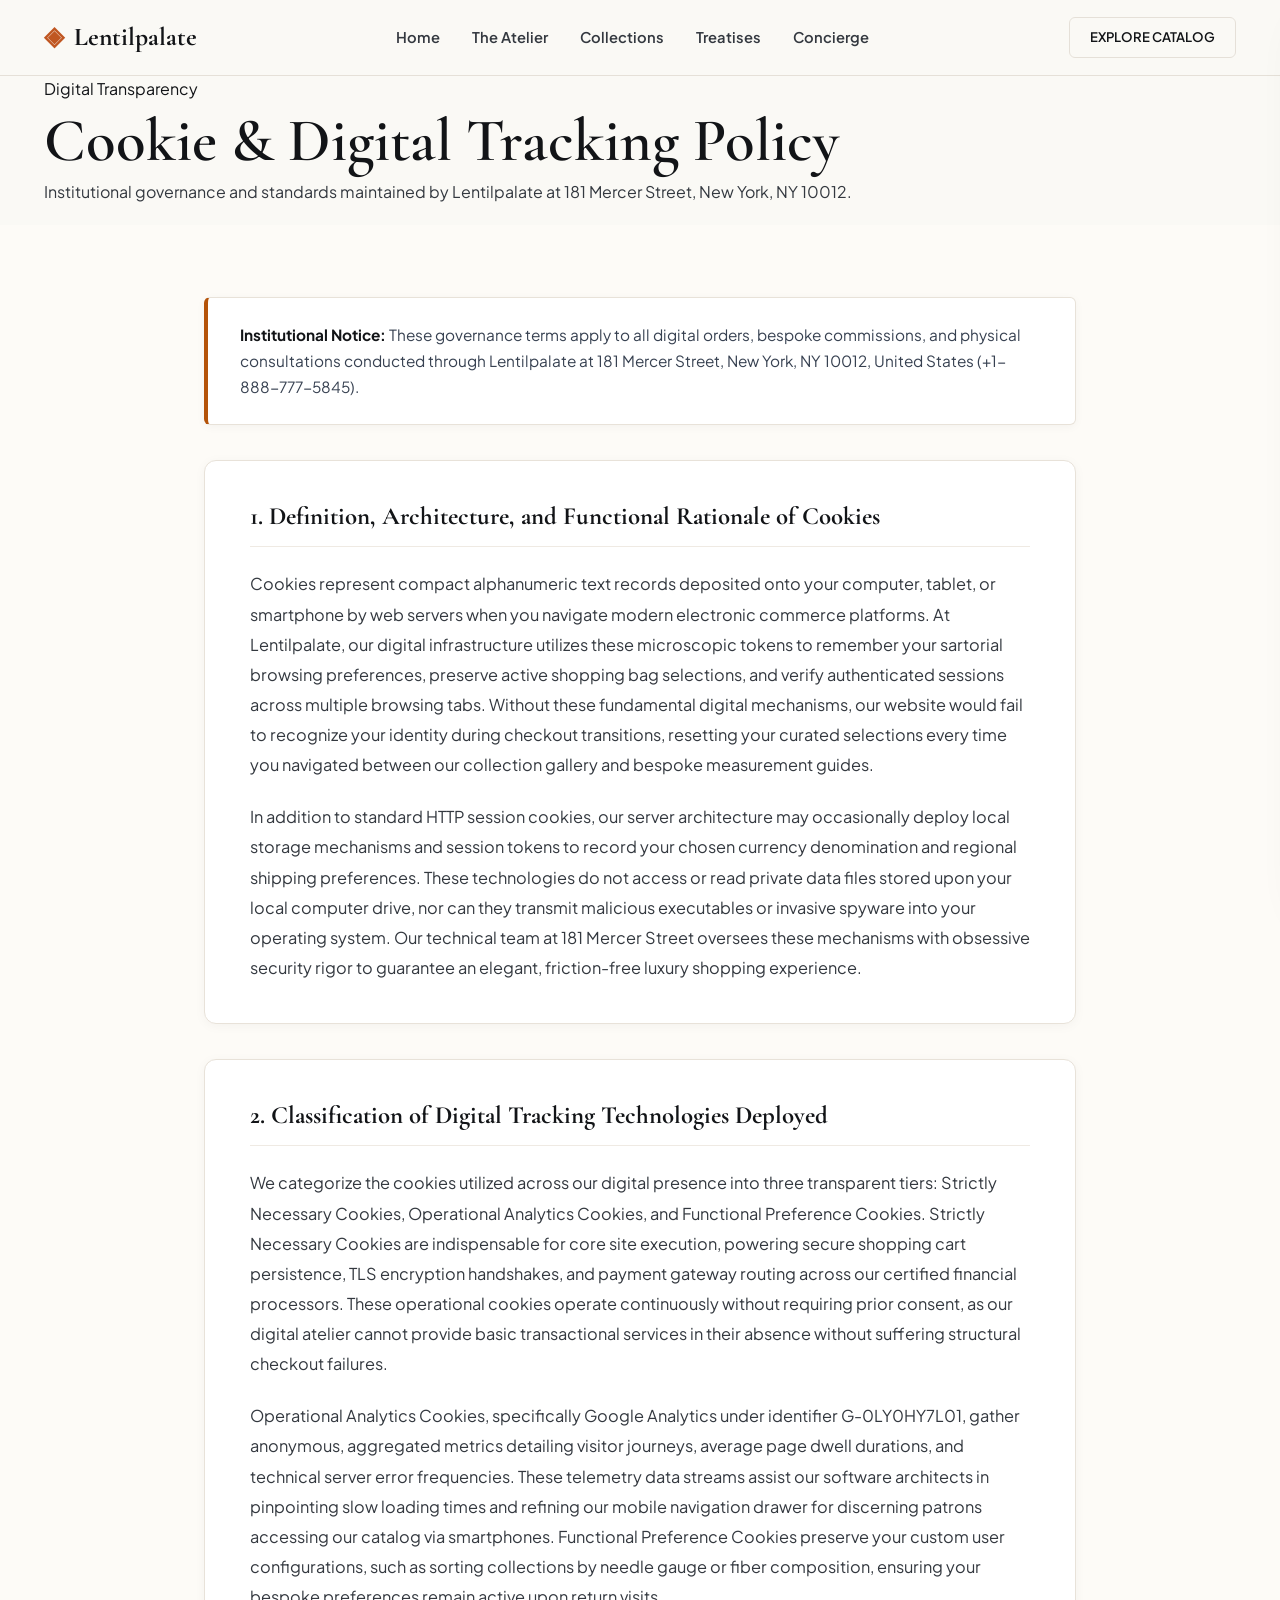
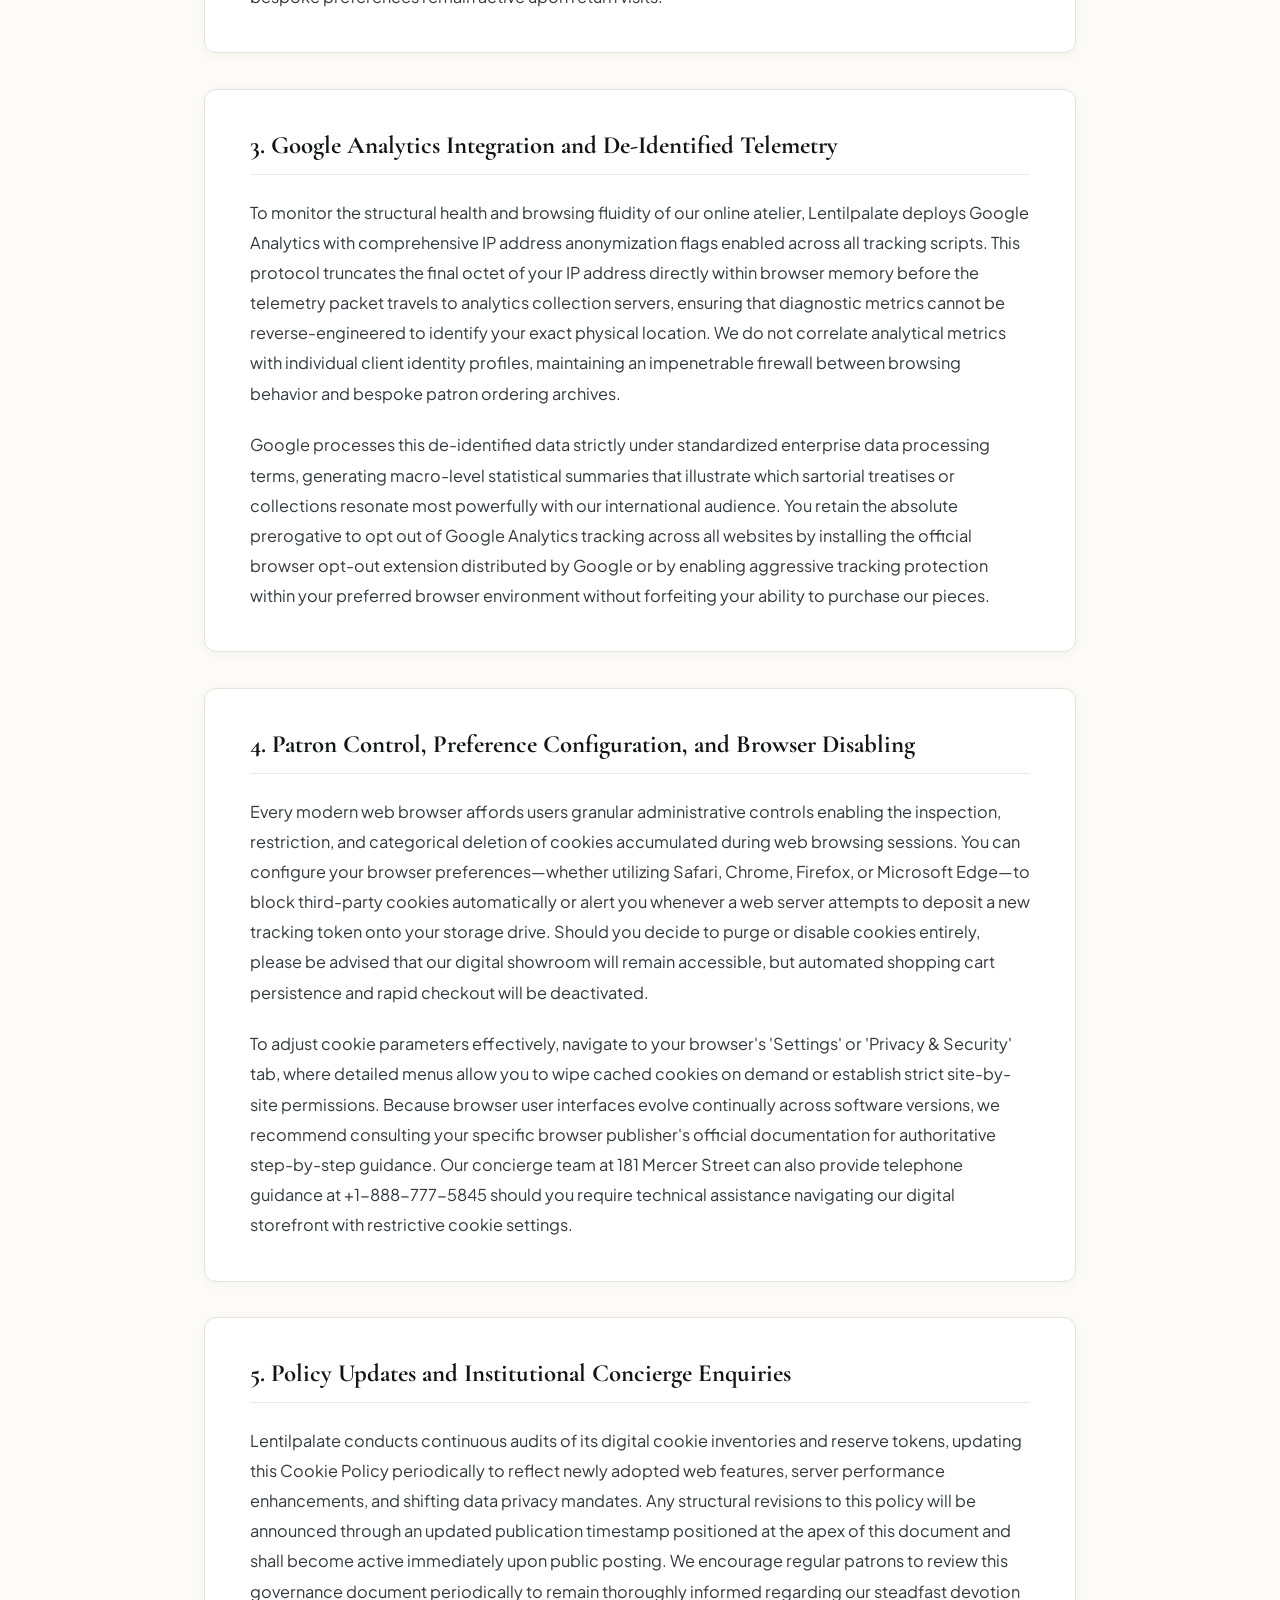
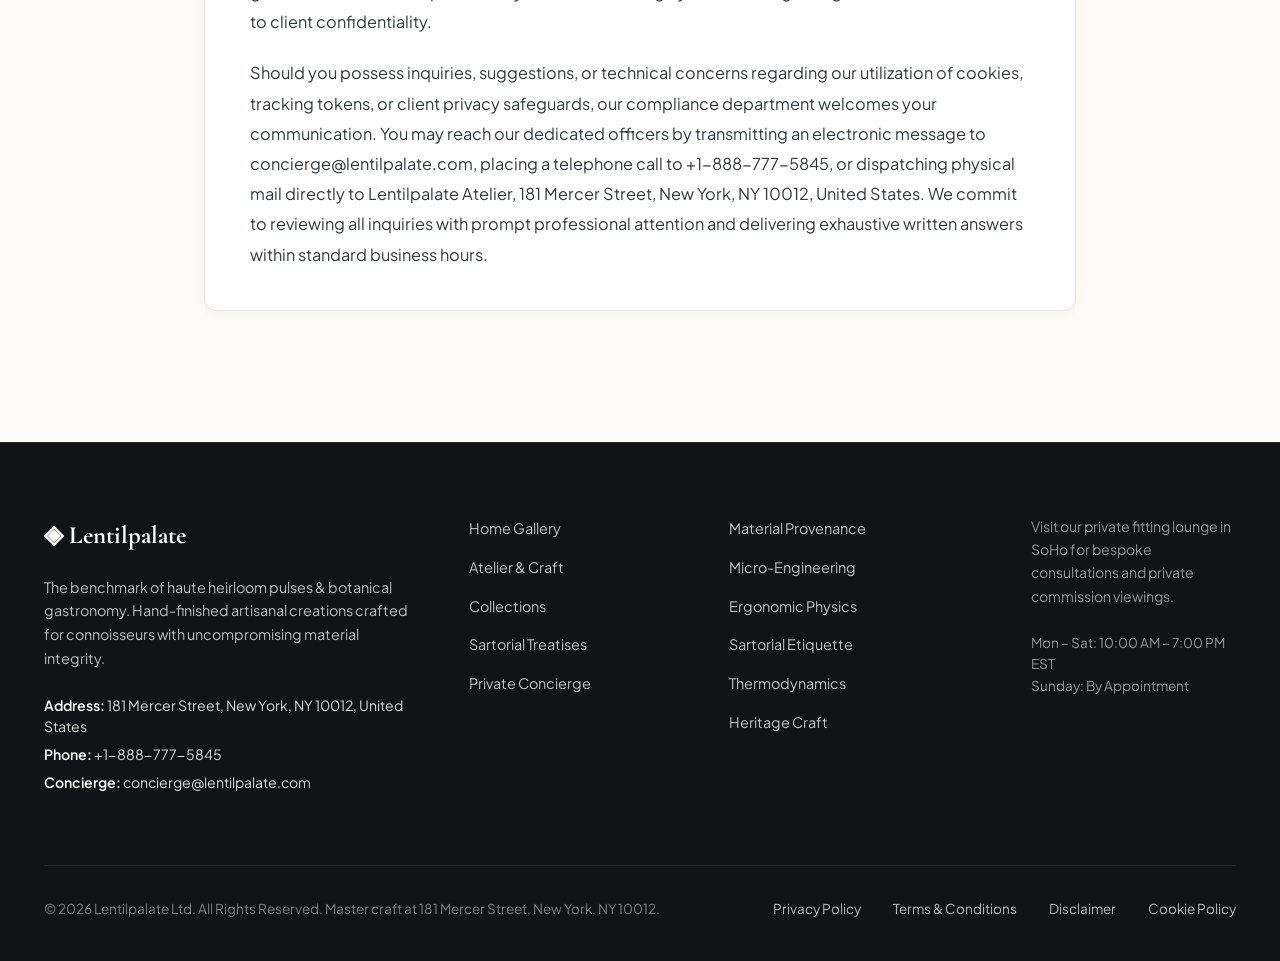
<file: cookie-policy.html>
<!DOCTYPE html>
<html lang="en">
<head>
  <meta charset="UTF-8">
  <meta name="viewport" content="width=device-width, initial-scale=1.0">
  <title>Cookie & Digital Tracking Policy — Lentilpalate</title>
  <meta name="description" content="Official Cookie & Digital Tracking Policy for Lentilpalate at 181 Mercer Street, New York.">
  <link rel="canonical" href="https://lentilpalate.com/cookie-policy.html">
  <link rel="preconnect" href="https://fonts.googleapis.com">
  <link rel="preconnect" href="https://fonts.gstatic.com" crossorigin>
  <link href="https://fonts.googleapis.com/css2?family=Cormorant+Garamond:ital,wght@0,400;0,600;0,700;1,400&family=Plus+Jakarta+Sans:wght@300;400;500;600;700&display=swap" rel="stylesheet">
  <link rel="stylesheet" href="/assets/css/style.css">
  <!-- Google tag (gtag.js) -->
  <script async src="https://www.googletagmanager.com/gtag/js?id=G-0LY0HY7L01"></script>
  <script>
    window.dataLayer = window.dataLayer || [];
    function gtag(){dataLayer.push(arguments);}
    gtag('js', new Date());
    gtag('config', 'G-0LY0HY7L01');
  </script>

</head>
<body>
  <!-- Mandatory Global Site Header (Exactly 1 per page) -->
  <header class="site-header">
    <div class="header-container">
      <a href="/" class="brand-logo" aria-label="Lentilpalate Home">
        <span class="logo-mark">◈</span>
        <span class="logo-text">Lentilpalate</span>
      </a>
      <nav class="desktop-nav" aria-label="Primary Navigation">
        <a href="/" class="nav-link">Home</a>
        <a href="/about.html" class="nav-link">The Atelier</a>
        <a href="/collection.html" class="nav-link">Collections</a>
        <a href="/blog.html" class="nav-link">Treatises</a>
        <a href="/contact.html" class="nav-link">Concierge</a>
      </nav>
      <div class="header-actions">
        <a href="/collection.html" class="btn btn-sm btn-outline">Explore Catalog</a>
        <button id="drawer-toggle" class="mobile-toggle" aria-label="Open Navigation Menu">
          <span class="hamburger-bar"></span>
          <span class="hamburger-bar"></span>
          <span class="hamburger-bar"></span>
        </button>
      </div>
    </div>
  </header>

  <!-- Mandatory Mobile Navigation Drawer (Exactly 1 per page) -->
  <div class="mobile-drawer" id="mobile-drawer" aria-hidden="true">
    <div class="drawer-header">
      <div class="drawer-brand">Lentilpalate</div>
      <button id="drawer-close" class="drawer-close-btn" aria-label="Close Navigation Menu">&times;</button>
    </div>
    <nav class="drawer-nav" aria-label="Mobile Navigation">
      <a href="/" class="drawer-link">Home</a>
      <a href="/about.html" class="drawer-link">The Atelier &amp; Craft</a>
      <a href="/collection.html" class="drawer-link">Curated Heirloom Pulse Vitrine</a>
      <a href="/blog.html" class="drawer-link">Sartorial Treatises</a>
      <a href="/contact.html" class="drawer-link">Private Concierge</a>
    </nav>
    <div class="drawer-footer">
      <p class="drawer-contact-title">Manhattan Atelier &amp; Suite</p>
      <p class="drawer-contact-info">181 Mercer Street, New York, NY 10012, United States</p>
      <p class="drawer-contact-info">Tel: +1-888-777-5845</p>
      <p class="drawer-contact-info">Email: concierge@lentilpalate.com</p>
    </div>
  </div>
  <div id="drawer-overlay" class="drawer-overlay"></div>
  <section class="page-hero">
    <div class="container">
      <span class="hero-badge">Digital Transparency</span>
      <h1>Cookie & Digital Tracking Policy</h1>
      <p class="lead">Institutional governance and standards maintained by Lentilpalate at 181 Mercer Street, New York, NY 10012.</p>
    </div>
  </section>
  <main class="policy-page-wrapper">
    <div class="policy-container">
      <div class="policy-box">
        <strong>Institutional Notice:</strong> These governance terms apply to all digital orders, bespoke commissions, and physical consultations conducted through Lentilpalate at 181 Mercer Street, New York, NY 10012, United States (+1-888-777-5845).
      </div>      <article class="policy-block">
        <h2>1. Definition, Architecture, and Functional Rationale of Cookies</h2>        <p class="policy-p">Cookies represent compact alphanumeric text records deposited onto your computer, tablet, or smartphone by web servers when you navigate modern electronic commerce platforms. At Lentilpalate, our digital infrastructure utilizes these microscopic tokens to remember your sartorial browsing preferences, preserve active shopping bag selections, and verify authenticated sessions across multiple browsing tabs. Without these fundamental digital mechanisms, our website would fail to recognize your identity during checkout transitions, resetting your curated selections every time you navigated between our collection gallery and bespoke measurement guides.</p>        <p class="policy-p">In addition to standard HTTP session cookies, our server architecture may occasionally deploy local storage mechanisms and session tokens to record your chosen currency denomination and regional shipping preferences. These technologies do not access or read private data files stored upon your local computer drive, nor can they transmit malicious executables or invasive spyware into your operating system. Our technical team at 181 Mercer Street oversees these mechanisms with obsessive security rigor to guarantee an elegant, friction-free luxury shopping experience.</p>      </article>      <article class="policy-block">
        <h2>2. Classification of Digital Tracking Technologies Deployed</h2>        <p class="policy-p">We categorize the cookies utilized across our digital presence into three transparent tiers: Strictly Necessary Cookies, Operational Analytics Cookies, and Functional Preference Cookies. Strictly Necessary Cookies are indispensable for core site execution, powering secure shopping cart persistence, TLS encryption handshakes, and payment gateway routing across our certified financial processors. These operational cookies operate continuously without requiring prior consent, as our digital atelier cannot provide basic transactional services in their absence without suffering structural checkout failures.</p>        <p class="policy-p">Operational Analytics Cookies, specifically Google Analytics under identifier G-0LY0HY7L01, gather anonymous, aggregated metrics detailing visitor journeys, average page dwell durations, and technical server error frequencies. These telemetry data streams assist our software architects in pinpointing slow loading times and refining our mobile navigation drawer for discerning patrons accessing our catalog via smartphones. Functional Preference Cookies preserve your custom user configurations, such as sorting collections by needle gauge or fiber composition, ensuring your bespoke preferences remain active upon return visits.</p>      </article>      <article class="policy-block">
        <h2>3. Google Analytics Integration and De-Identified Telemetry</h2>        <p class="policy-p">To monitor the structural health and browsing fluidity of our online atelier, Lentilpalate deploys Google Analytics with comprehensive IP address anonymization flags enabled across all tracking scripts. This protocol truncates the final octet of your IP address directly within browser memory before the telemetry packet travels to analytics collection servers, ensuring that diagnostic metrics cannot be reverse-engineered to identify your exact physical location. We do not correlate analytical metrics with individual client identity profiles, maintaining an impenetrable firewall between browsing behavior and bespoke patron ordering archives.</p>        <p class="policy-p">Google processes this de-identified data strictly under standardized enterprise data processing terms, generating macro-level statistical summaries that illustrate which sartorial treatises or collections resonate most powerfully with our international audience. You retain the absolute prerogative to opt out of Google Analytics tracking across all websites by installing the official browser opt-out extension distributed by Google or by enabling aggressive tracking protection within your preferred browser environment without forfeiting your ability to purchase our pieces.</p>      </article>      <article class="policy-block">
        <h2>4. Patron Control, Preference Configuration, and Browser Disabling</h2>        <p class="policy-p">Every modern web browser affords users granular administrative controls enabling the inspection, restriction, and categorical deletion of cookies accumulated during web browsing sessions. You can configure your browser preferences—whether utilizing Safari, Chrome, Firefox, or Microsoft Edge—to block third-party cookies automatically or alert you whenever a web server attempts to deposit a new tracking token onto your storage drive. Should you decide to purge or disable cookies entirely, please be advised that our digital showroom will remain accessible, but automated shopping cart persistence and rapid checkout will be deactivated.</p>        <p class="policy-p">To adjust cookie parameters effectively, navigate to your browser's 'Settings' or 'Privacy & Security' tab, where detailed menus allow you to wipe cached cookies on demand or establish strict site-by-site permissions. Because browser user interfaces evolve continually across software versions, we recommend consulting your specific browser publisher's official documentation for authoritative step-by-step guidance. Our concierge team at 181 Mercer Street can also provide telephone guidance at +1-888-777-5845 should you require technical assistance navigating our digital storefront with restrictive cookie settings.</p>      </article>      <article class="policy-block">
        <h2>5. Policy Updates and Institutional Concierge Enquiries</h2>        <p class="policy-p">Lentilpalate conducts continuous audits of its digital cookie inventories and reserve tokens, updating this Cookie Policy periodically to reflect newly adopted web features, server performance enhancements, and shifting data privacy mandates. Any structural revisions to this policy will be announced through an updated publication timestamp positioned at the apex of this document and shall become active immediately upon public posting. We encourage regular patrons to review this governance document periodically to remain thoroughly informed regarding our steadfast devotion to client confidentiality.</p>        <p class="policy-p">Should you possess inquiries, suggestions, or technical concerns regarding our utilization of cookies, tracking tokens, or client privacy safeguards, our compliance department welcomes your communication. You may reach our dedicated officers by transmitting an electronic message to concierge@lentilpalate.com, placing a telephone call to +1-888-777-5845, or dispatching physical mail directly to Lentilpalate Atelier, 181 Mercer Street, New York, NY 10012, United States. We commit to reviewing all inquiries with prompt professional attention and delivering exhaustive written answers within standard business hours.</p>      </article>    </div>
  </main>
  <!-- Mandatory Global Site Footer (Minimalist 4-Column Horizontal Spread Layout) -->
  <footer class="site-footer">
    <div class="container">
      <div class="footer-grid">
        <div class="footer-col">
          <div class="footer-brand">◈ Lentilpalate</div>
          <p class="footer-desc">
            The benchmark of haute heirloom pulses & botanical gastronomy. Hand-finished artisanal creations crafted for connoisseurs with uncompromising material integrity.
          </p>
          <div class="footer-contact-item"><strong>Address:</strong> 181 Mercer Street, New York, NY 10012, United States</div>
          <div class="footer-contact-item"><strong>Phone:</strong> +1-888-777-5845</div>
          <div class="footer-contact-item"><strong>Concierge:</strong> concierge@lentilpalate.com</div>
        </div>
        <div class="footer-col">
          <ul class="footer-links">
            <li><a href="/">Home Gallery</a></li>
            <li><a href="/about.html">Atelier &amp; Craft</a></li>
            <li><a href="/collection.html">Collections</a></li>
            <li><a href="/blog.html">Sartorial Treatises</a></li>
            <li><a href="/contact.html">Private Concierge</a></li>
          </ul>
        </div>
        <div class="footer-col">
          <ul class="footer-links">
            <li><a href="/blog/material-provenance-and-fiber-crystallography.html">Material Provenance</a></li>
            <li><a href="/blog/micro-engineering-tolerances-and-finishing.html">Micro-Engineering</a></li>
            <li><a href="/blog/biomechanical-ergonomics-and-wearer-physics.html">Ergonomic Physics</a></li>
            <li><a href="/blog/sartorial-color-theory-and-formal-etiquette.html">Sartorial Etiquette</a></li>
            <li><a href="/blog/hygroscopic-microclimate-thermodynamics.html">Thermodynamics</a></li>
            <li><a href="/blog/bespoke-craftsmanship-and-heritage-methods.html">Heritage Craft</a></li>
          </ul>
        </div>
        <div class="footer-col">
          <p class="footer-salon-desc">
            Visit our private fitting lounge in SoHo for bespoke consultations and private commission viewings.
          </p>
          <p class="footer-hours">
            Mon &ndash; Sat: 10:00 AM &ndash; 7:00 PM<br>EST<br>Sunday: By Appointment
          </p>
        </div>
      </div>
      <div class="footer-bottom">
        <p>&copy; 2026 Lentilpalate Ltd. All Rights Reserved. Master craft at 181 Mercer Street, New York, NY 10012.</p>
        <div class="footer-legal-links">
          <a href="/privacy-policy.html">Privacy Policy</a>
          <a href="/terms-and-conditions.html">Terms &amp; Conditions</a>
          <a href="/disclaimer.html">Disclaimer</a>
          <a href="/cookie-policy.html">Cookie Policy</a>
        </div>
      </div>
    </div>
  </footer>
  <script src="/assets/js/main.js"></script>
</body>
</html>
</file>
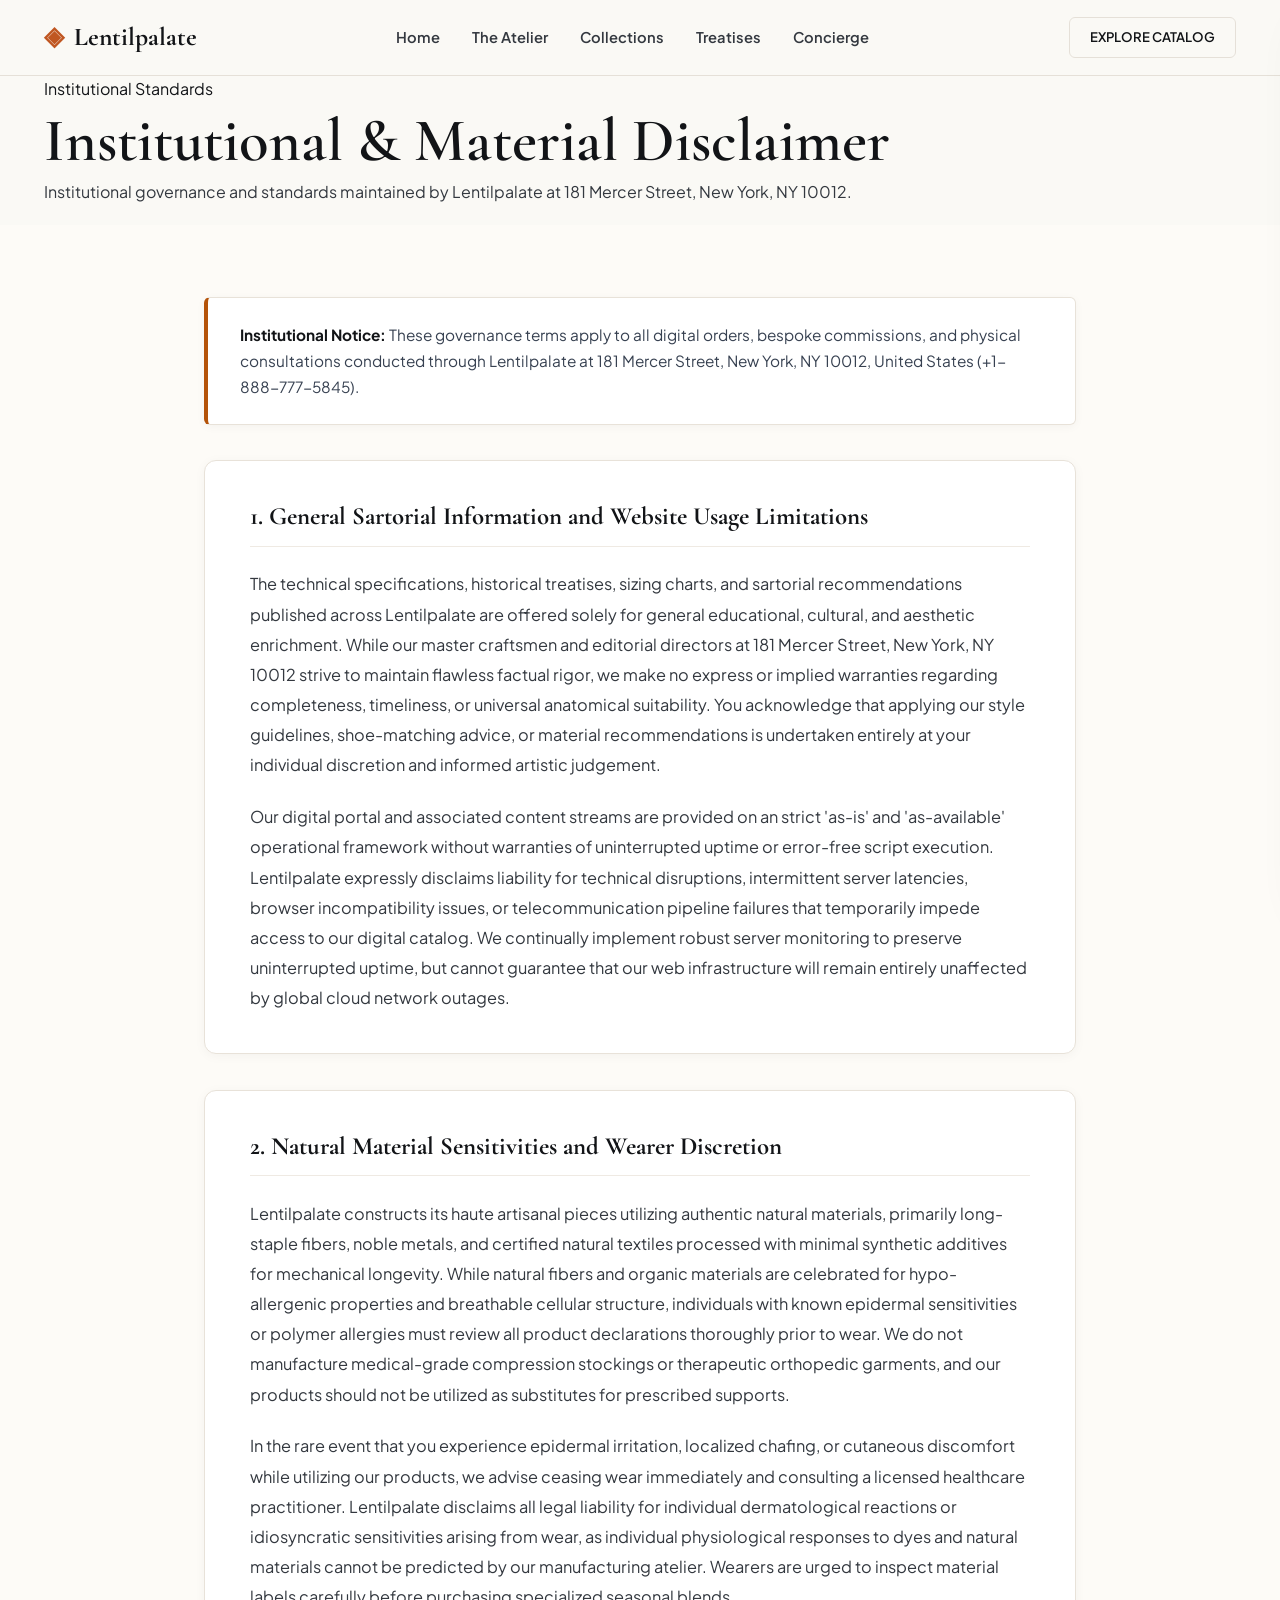
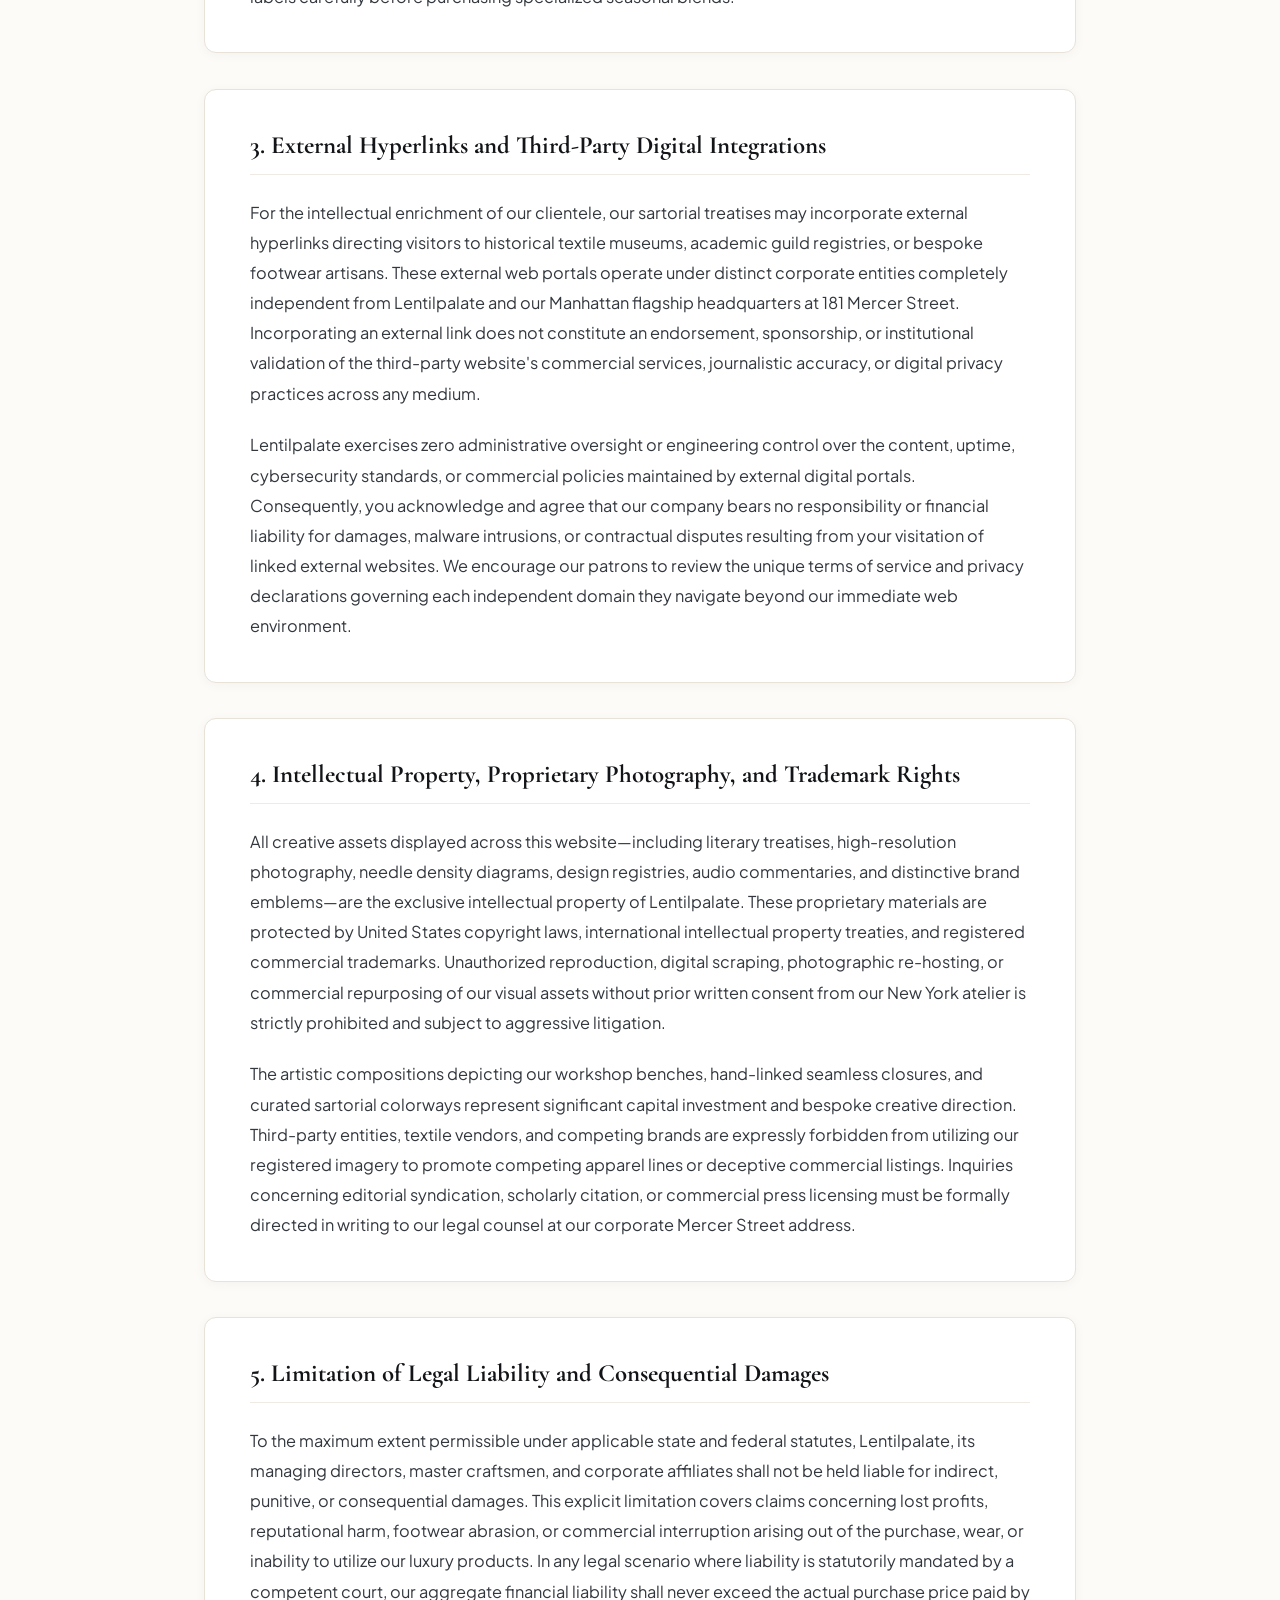
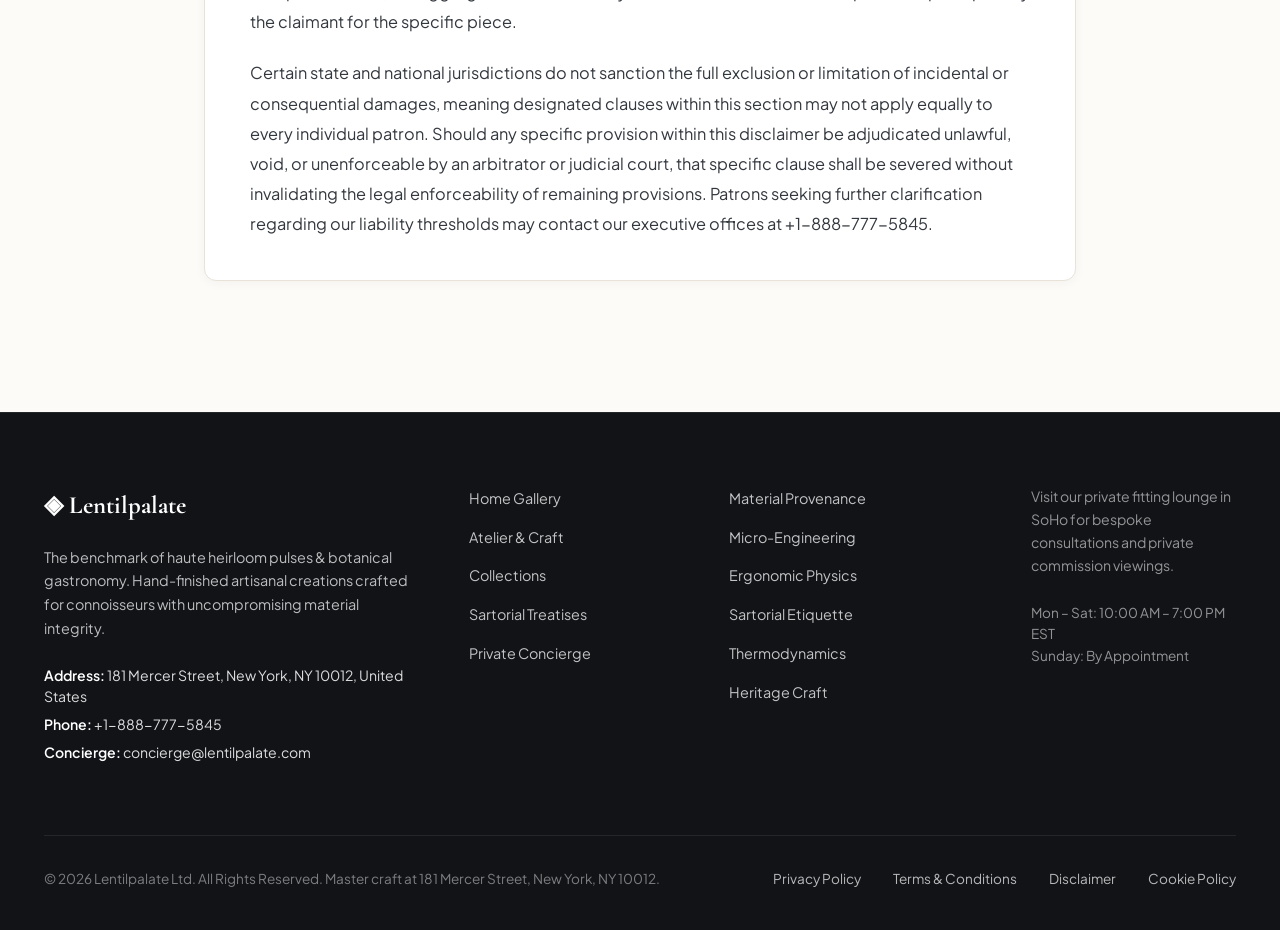
<file: disclaimer.html>
<!DOCTYPE html>
<html lang="en">
<head>
  <meta charset="UTF-8">
  <meta name="viewport" content="width=device-width, initial-scale=1.0">
  <title>Institutional & Material Disclaimer — Lentilpalate</title>
  <meta name="description" content="Official Institutional & Material Disclaimer for Lentilpalate at 181 Mercer Street, New York.">
  <link rel="canonical" href="https://lentilpalate.com/disclaimer.html">
  <link rel="preconnect" href="https://fonts.googleapis.com">
  <link rel="preconnect" href="https://fonts.gstatic.com" crossorigin>
  <link href="https://fonts.googleapis.com/css2?family=Cormorant+Garamond:ital,wght@0,400;0,600;0,700;1,400&family=Plus+Jakarta+Sans:wght@300;400;500;600;700&display=swap" rel="stylesheet">
  <link rel="stylesheet" href="/assets/css/style.css">
  <!-- Google tag (gtag.js) -->
  <script async src="https://www.googletagmanager.com/gtag/js?id=G-0LY0HY7L01"></script>
  <script>
    window.dataLayer = window.dataLayer || [];
    function gtag(){dataLayer.push(arguments);}
    gtag('js', new Date());
    gtag('config', 'G-0LY0HY7L01');
  </script>

</head>
<body>
  <!-- Mandatory Global Site Header (Exactly 1 per page) -->
  <header class="site-header">
    <div class="header-container">
      <a href="/" class="brand-logo" aria-label="Lentilpalate Home">
        <span class="logo-mark">◈</span>
        <span class="logo-text">Lentilpalate</span>
      </a>
      <nav class="desktop-nav" aria-label="Primary Navigation">
        <a href="/" class="nav-link">Home</a>
        <a href="/about.html" class="nav-link">The Atelier</a>
        <a href="/collection.html" class="nav-link">Collections</a>
        <a href="/blog.html" class="nav-link">Treatises</a>
        <a href="/contact.html" class="nav-link">Concierge</a>
      </nav>
      <div class="header-actions">
        <a href="/collection.html" class="btn btn-sm btn-outline">Explore Catalog</a>
        <button id="drawer-toggle" class="mobile-toggle" aria-label="Open Navigation Menu">
          <span class="hamburger-bar"></span>
          <span class="hamburger-bar"></span>
          <span class="hamburger-bar"></span>
        </button>
      </div>
    </div>
  </header>

  <!-- Mandatory Mobile Navigation Drawer (Exactly 1 per page) -->
  <div class="mobile-drawer" id="mobile-drawer" aria-hidden="true">
    <div class="drawer-header">
      <div class="drawer-brand">Lentilpalate</div>
      <button id="drawer-close" class="drawer-close-btn" aria-label="Close Navigation Menu">&times;</button>
    </div>
    <nav class="drawer-nav" aria-label="Mobile Navigation">
      <a href="/" class="drawer-link">Home</a>
      <a href="/about.html" class="drawer-link">The Atelier &amp; Craft</a>
      <a href="/collection.html" class="drawer-link">Curated Heirloom Pulse Vitrine</a>
      <a href="/blog.html" class="drawer-link">Sartorial Treatises</a>
      <a href="/contact.html" class="drawer-link">Private Concierge</a>
    </nav>
    <div class="drawer-footer">
      <p class="drawer-contact-title">Manhattan Atelier &amp; Suite</p>
      <p class="drawer-contact-info">181 Mercer Street, New York, NY 10012, United States</p>
      <p class="drawer-contact-info">Tel: +1-888-777-5845</p>
      <p class="drawer-contact-info">Email: concierge@lentilpalate.com</p>
    </div>
  </div>
  <div id="drawer-overlay" class="drawer-overlay"></div>
  <section class="page-hero">
    <div class="container">
      <span class="hero-badge">Institutional Standards</span>
      <h1>Institutional & Material Disclaimer</h1>
      <p class="lead">Institutional governance and standards maintained by Lentilpalate at 181 Mercer Street, New York, NY 10012.</p>
    </div>
  </section>
  <main class="policy-page-wrapper">
    <div class="policy-container">
      <div class="policy-box">
        <strong>Institutional Notice:</strong> These governance terms apply to all digital orders, bespoke commissions, and physical consultations conducted through Lentilpalate at 181 Mercer Street, New York, NY 10012, United States (+1-888-777-5845).
      </div>      <article class="policy-block">
        <h2>1. General Sartorial Information and Website Usage Limitations</h2>        <p class="policy-p">The technical specifications, historical treatises, sizing charts, and sartorial recommendations published across Lentilpalate are offered solely for general educational, cultural, and aesthetic enrichment. While our master craftsmen and editorial directors at 181 Mercer Street, New York, NY 10012 strive to maintain flawless factual rigor, we make no express or implied warranties regarding completeness, timeliness, or universal anatomical suitability. You acknowledge that applying our style guidelines, shoe-matching advice, or material recommendations is undertaken entirely at your individual discretion and informed artistic judgement.</p>        <p class="policy-p">Our digital portal and associated content streams are provided on an strict 'as-is' and 'as-available' operational framework without warranties of uninterrupted uptime or error-free script execution. Lentilpalate expressly disclaims liability for technical disruptions, intermittent server latencies, browser incompatibility issues, or telecommunication pipeline failures that temporarily impede access to our digital catalog. We continually implement robust server monitoring to preserve uninterrupted uptime, but cannot guarantee that our web infrastructure will remain entirely unaffected by global cloud network outages.</p>      </article>      <article class="policy-block">
        <h2>2. Natural Material Sensitivities and Wearer Discretion</h2>        <p class="policy-p">Lentilpalate constructs its haute artisanal pieces utilizing authentic natural materials, primarily long-staple fibers, noble metals, and certified natural textiles processed with minimal synthetic additives for mechanical longevity. While natural fibers and organic materials are celebrated for hypo-allergenic properties and breathable cellular structure, individuals with known epidermal sensitivities or polymer allergies must review all product declarations thoroughly prior to wear. We do not manufacture medical-grade compression stockings or therapeutic orthopedic garments, and our products should not be utilized as substitutes for prescribed supports.</p>        <p class="policy-p">In the rare event that you experience epidermal irritation, localized chafing, or cutaneous discomfort while utilizing our products, we advise ceasing wear immediately and consulting a licensed healthcare practitioner. Lentilpalate disclaims all legal liability for individual dermatological reactions or idiosyncratic sensitivities arising from wear, as individual physiological responses to dyes and natural materials cannot be predicted by our manufacturing atelier. Wearers are urged to inspect material labels carefully before purchasing specialized seasonal blends.</p>      </article>      <article class="policy-block">
        <h2>3. External Hyperlinks and Third-Party Digital Integrations</h2>        <p class="policy-p">For the intellectual enrichment of our clientele, our sartorial treatises may incorporate external hyperlinks directing visitors to historical textile museums, academic guild registries, or bespoke footwear artisans. These external web portals operate under distinct corporate entities completely independent from Lentilpalate and our Manhattan flagship headquarters at 181 Mercer Street. Incorporating an external link does not constitute an endorsement, sponsorship, or institutional validation of the third-party website's commercial services, journalistic accuracy, or digital privacy practices across any medium.</p>        <p class="policy-p">Lentilpalate exercises zero administrative oversight or engineering control over the content, uptime, cybersecurity standards, or commercial policies maintained by external digital portals. Consequently, you acknowledge and agree that our company bears no responsibility or financial liability for damages, malware intrusions, or contractual disputes resulting from your visitation of linked external websites. We encourage our patrons to review the unique terms of service and privacy declarations governing each independent domain they navigate beyond our immediate web environment.</p>      </article>      <article class="policy-block">
        <h2>4. Intellectual Property, Proprietary Photography, and Trademark Rights</h2>        <p class="policy-p">All creative assets displayed across this website—including literary treatises, high-resolution photography, needle density diagrams, design registries, audio commentaries, and distinctive brand emblems—are the exclusive intellectual property of Lentilpalate. These proprietary materials are protected by United States copyright laws, international intellectual property treaties, and registered commercial trademarks. Unauthorized reproduction, digital scraping, photographic re-hosting, or commercial repurposing of our visual assets without prior written consent from our New York atelier is strictly prohibited and subject to aggressive litigation.</p>        <p class="policy-p">The artistic compositions depicting our workshop benches, hand-linked seamless closures, and curated sartorial colorways represent significant capital investment and bespoke creative direction. Third-party entities, textile vendors, and competing brands are expressly forbidden from utilizing our registered imagery to promote competing apparel lines or deceptive commercial listings. Inquiries concerning editorial syndication, scholarly citation, or commercial press licensing must be formally directed in writing to our legal counsel at our corporate Mercer Street address.</p>      </article>      <article class="policy-block">
        <h2>5. Limitation of Legal Liability and Consequential Damages</h2>        <p class="policy-p">To the maximum extent permissible under applicable state and federal statutes, Lentilpalate, its managing directors, master craftsmen, and corporate affiliates shall not be held liable for indirect, punitive, or consequential damages. This explicit limitation covers claims concerning lost profits, reputational harm, footwear abrasion, or commercial interruption arising out of the purchase, wear, or inability to utilize our luxury products. In any legal scenario where liability is statutorily mandated by a competent court, our aggregate financial liability shall never exceed the actual purchase price paid by the claimant for the specific piece.</p>        <p class="policy-p">Certain state and national jurisdictions do not sanction the full exclusion or limitation of incidental or consequential damages, meaning designated clauses within this section may not apply equally to every individual patron. Should any specific provision within this disclaimer be adjudicated unlawful, void, or unenforceable by an arbitrator or judicial court, that specific clause shall be severed without invalidating the legal enforceability of remaining provisions. Patrons seeking further clarification regarding our liability thresholds may contact our executive offices at +1-888-777-5845.</p>      </article>    </div>
  </main>
  <!-- Mandatory Global Site Footer (Minimalist 4-Column Horizontal Spread Layout) -->
  <footer class="site-footer">
    <div class="container">
      <div class="footer-grid">
        <div class="footer-col">
          <div class="footer-brand">◈ Lentilpalate</div>
          <p class="footer-desc">
            The benchmark of haute heirloom pulses & botanical gastronomy. Hand-finished artisanal creations crafted for connoisseurs with uncompromising material integrity.
          </p>
          <div class="footer-contact-item"><strong>Address:</strong> 181 Mercer Street, New York, NY 10012, United States</div>
          <div class="footer-contact-item"><strong>Phone:</strong> +1-888-777-5845</div>
          <div class="footer-contact-item"><strong>Concierge:</strong> concierge@lentilpalate.com</div>
        </div>
        <div class="footer-col">
          <ul class="footer-links">
            <li><a href="/">Home Gallery</a></li>
            <li><a href="/about.html">Atelier &amp; Craft</a></li>
            <li><a href="/collection.html">Collections</a></li>
            <li><a href="/blog.html">Sartorial Treatises</a></li>
            <li><a href="/contact.html">Private Concierge</a></li>
          </ul>
        </div>
        <div class="footer-col">
          <ul class="footer-links">
            <li><a href="/blog/material-provenance-and-fiber-crystallography.html">Material Provenance</a></li>
            <li><a href="/blog/micro-engineering-tolerances-and-finishing.html">Micro-Engineering</a></li>
            <li><a href="/blog/biomechanical-ergonomics-and-wearer-physics.html">Ergonomic Physics</a></li>
            <li><a href="/blog/sartorial-color-theory-and-formal-etiquette.html">Sartorial Etiquette</a></li>
            <li><a href="/blog/hygroscopic-microclimate-thermodynamics.html">Thermodynamics</a></li>
            <li><a href="/blog/bespoke-craftsmanship-and-heritage-methods.html">Heritage Craft</a></li>
          </ul>
        </div>
        <div class="footer-col">
          <p class="footer-salon-desc">
            Visit our private fitting lounge in SoHo for bespoke consultations and private commission viewings.
          </p>
          <p class="footer-hours">
            Mon &ndash; Sat: 10:00 AM &ndash; 7:00 PM<br>EST<br>Sunday: By Appointment
          </p>
        </div>
      </div>
      <div class="footer-bottom">
        <p>&copy; 2026 Lentilpalate Ltd. All Rights Reserved. Master craft at 181 Mercer Street, New York, NY 10012.</p>
        <div class="footer-legal-links">
          <a href="/privacy-policy.html">Privacy Policy</a>
          <a href="/terms-and-conditions.html">Terms &amp; Conditions</a>
          <a href="/disclaimer.html">Disclaimer</a>
          <a href="/cookie-policy.html">Cookie Policy</a>
        </div>
      </div>
    </div>
  </footer>
  <script src="/assets/js/main.js"></script>
</body>
</html>
</file>
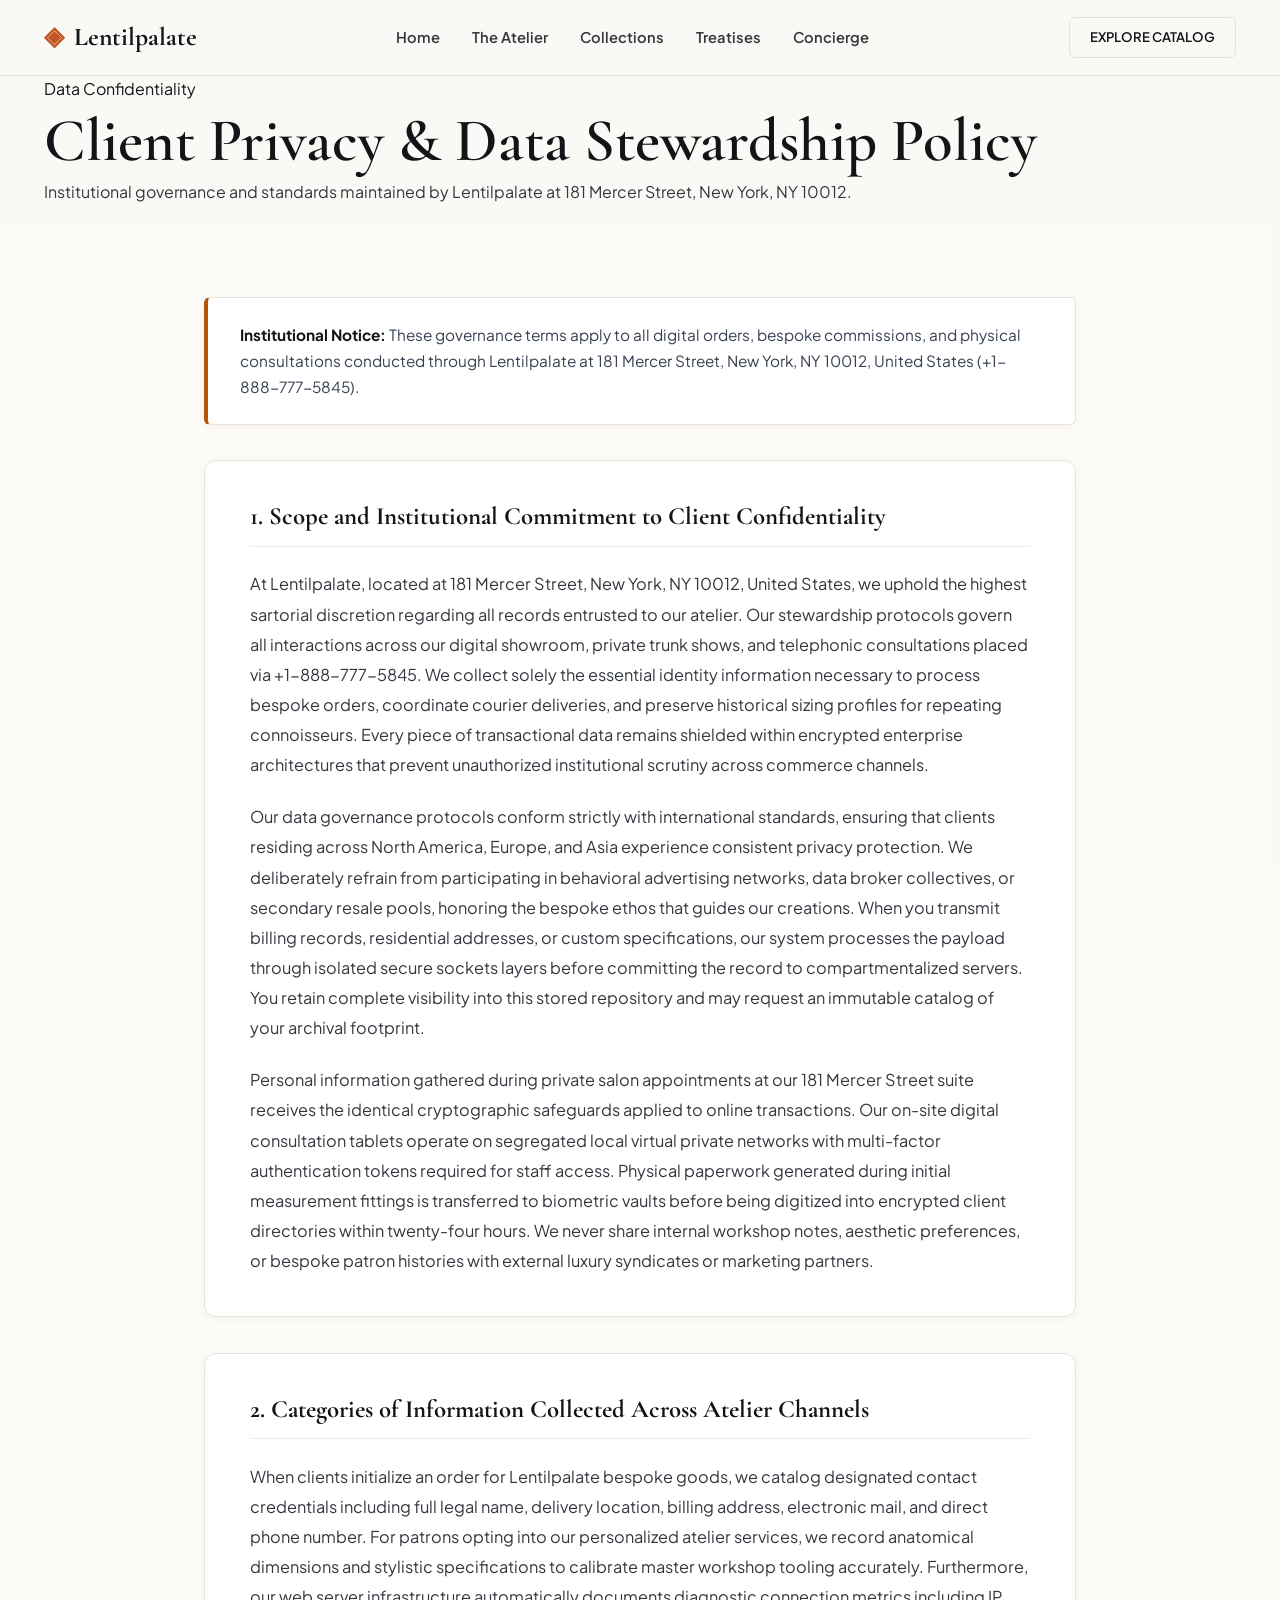
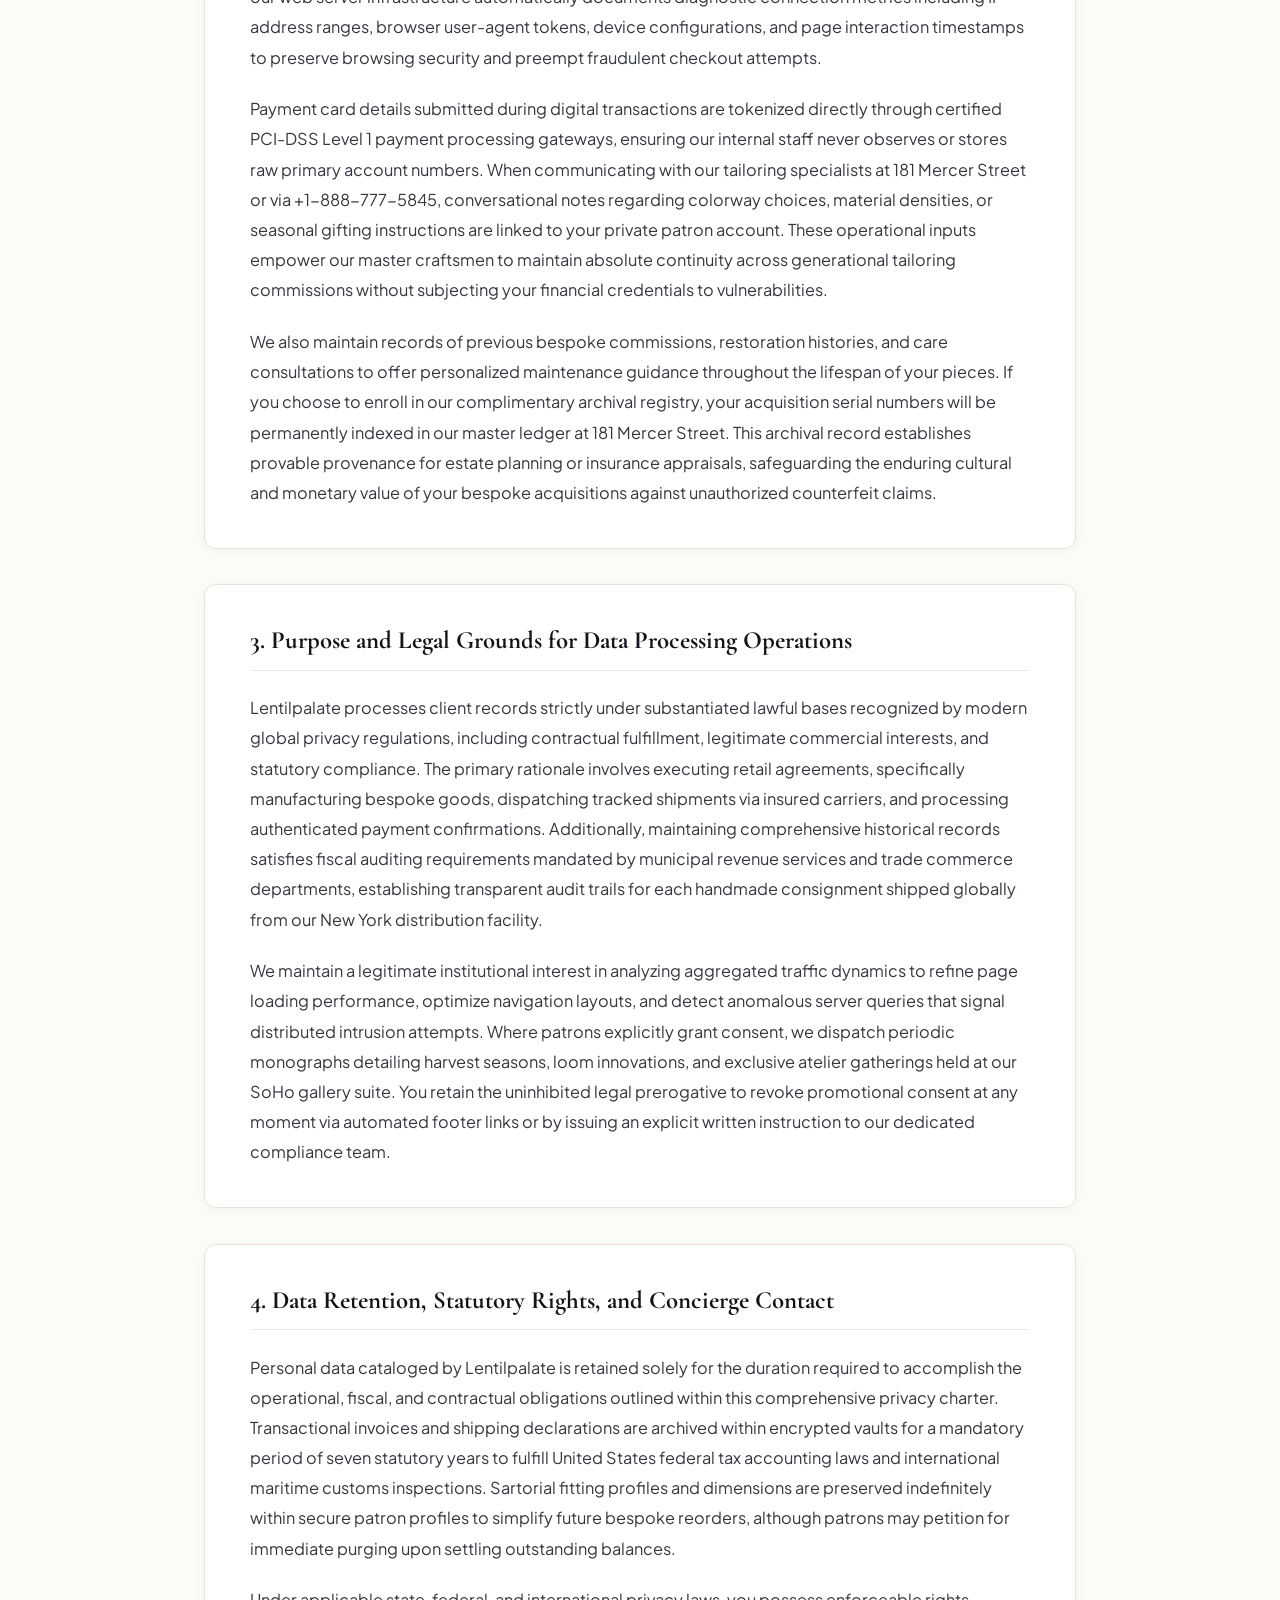
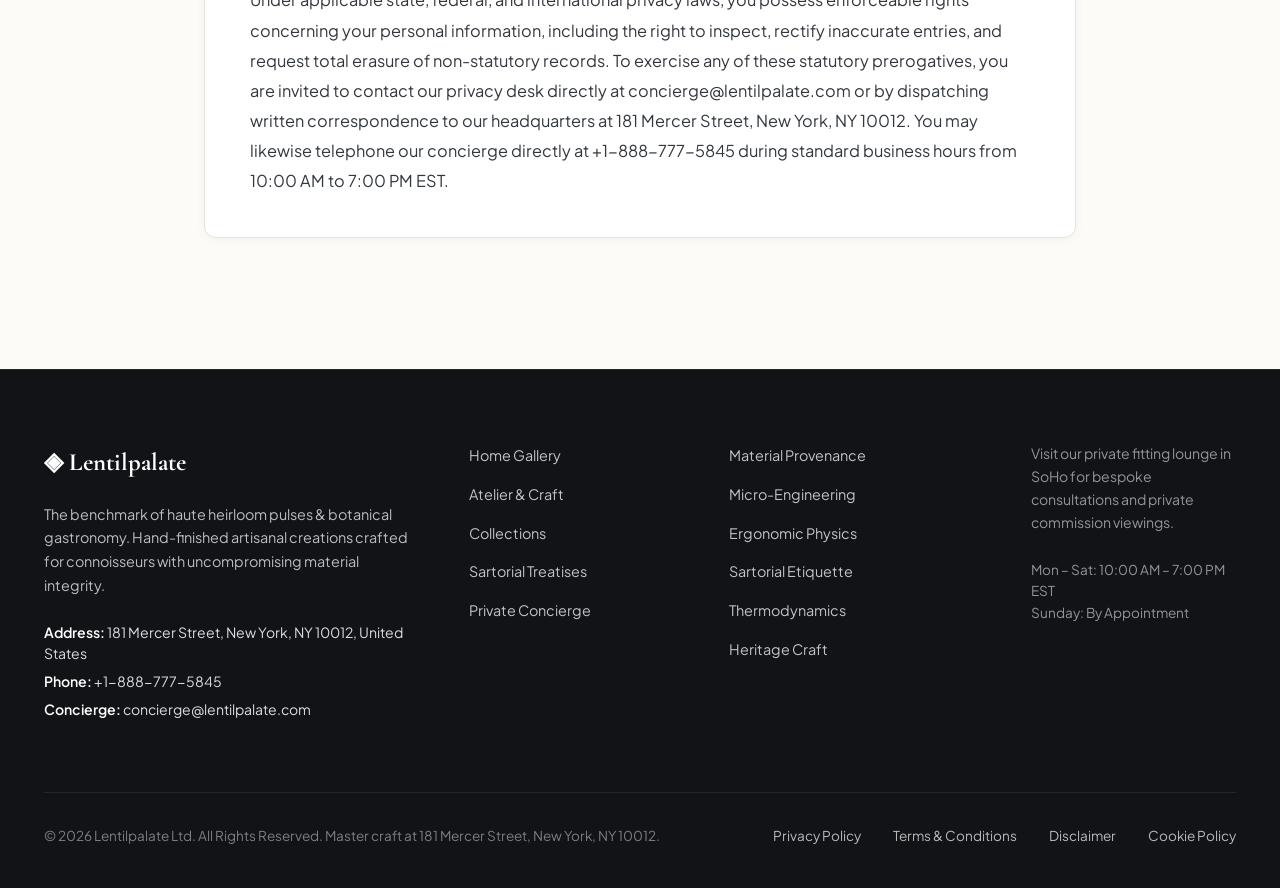
<file: privacy-policy.html>
<!DOCTYPE html>
<html lang="en">
<head>
  <meta charset="UTF-8">
  <meta name="viewport" content="width=device-width, initial-scale=1.0">
  <title>Client Privacy & Data Stewardship Policy — Lentilpalate</title>
  <meta name="description" content="Official Client Privacy & Data Stewardship Policy for Lentilpalate at 181 Mercer Street, New York.">
  <link rel="canonical" href="https://lentilpalate.com/privacy-policy.html">
  <link rel="preconnect" href="https://fonts.googleapis.com">
  <link rel="preconnect" href="https://fonts.gstatic.com" crossorigin>
  <link href="https://fonts.googleapis.com/css2?family=Cormorant+Garamond:ital,wght@0,400;0,600;0,700;1,400&family=Plus+Jakarta+Sans:wght@300;400;500;600;700&display=swap" rel="stylesheet">
  <link rel="stylesheet" href="/assets/css/style.css">
  <!-- Google tag (gtag.js) -->
  <script async src="https://www.googletagmanager.com/gtag/js?id=G-0LY0HY7L01"></script>
  <script>
    window.dataLayer = window.dataLayer || [];
    function gtag(){dataLayer.push(arguments);}
    gtag('js', new Date());
    gtag('config', 'G-0LY0HY7L01');
  </script>

</head>
<body>
  <!-- Mandatory Global Site Header (Exactly 1 per page) -->
  <header class="site-header">
    <div class="header-container">
      <a href="/" class="brand-logo" aria-label="Lentilpalate Home">
        <span class="logo-mark">◈</span>
        <span class="logo-text">Lentilpalate</span>
      </a>
      <nav class="desktop-nav" aria-label="Primary Navigation">
        <a href="/" class="nav-link">Home</a>
        <a href="/about.html" class="nav-link">The Atelier</a>
        <a href="/collection.html" class="nav-link">Collections</a>
        <a href="/blog.html" class="nav-link">Treatises</a>
        <a href="/contact.html" class="nav-link">Concierge</a>
      </nav>
      <div class="header-actions">
        <a href="/collection.html" class="btn btn-sm btn-outline">Explore Catalog</a>
        <button id="drawer-toggle" class="mobile-toggle" aria-label="Open Navigation Menu">
          <span class="hamburger-bar"></span>
          <span class="hamburger-bar"></span>
          <span class="hamburger-bar"></span>
        </button>
      </div>
    </div>
  </header>

  <!-- Mandatory Mobile Navigation Drawer (Exactly 1 per page) -->
  <div class="mobile-drawer" id="mobile-drawer" aria-hidden="true">
    <div class="drawer-header">
      <div class="drawer-brand">Lentilpalate</div>
      <button id="drawer-close" class="drawer-close-btn" aria-label="Close Navigation Menu">&times;</button>
    </div>
    <nav class="drawer-nav" aria-label="Mobile Navigation">
      <a href="/" class="drawer-link">Home</a>
      <a href="/about.html" class="drawer-link">The Atelier &amp; Craft</a>
      <a href="/collection.html" class="drawer-link">Curated Heirloom Pulse Vitrine</a>
      <a href="/blog.html" class="drawer-link">Sartorial Treatises</a>
      <a href="/contact.html" class="drawer-link">Private Concierge</a>
    </nav>
    <div class="drawer-footer">
      <p class="drawer-contact-title">Manhattan Atelier &amp; Suite</p>
      <p class="drawer-contact-info">181 Mercer Street, New York, NY 10012, United States</p>
      <p class="drawer-contact-info">Tel: +1-888-777-5845</p>
      <p class="drawer-contact-info">Email: concierge@lentilpalate.com</p>
    </div>
  </div>
  <div id="drawer-overlay" class="drawer-overlay"></div>
  <section class="page-hero">
    <div class="container">
      <span class="hero-badge">Data Confidentiality</span>
      <h1>Client Privacy & Data Stewardship Policy</h1>
      <p class="lead">Institutional governance and standards maintained by Lentilpalate at 181 Mercer Street, New York, NY 10012.</p>
    </div>
  </section>
  <main class="policy-page-wrapper">
    <div class="policy-container">
      <div class="policy-box">
        <strong>Institutional Notice:</strong> These governance terms apply to all digital orders, bespoke commissions, and physical consultations conducted through Lentilpalate at 181 Mercer Street, New York, NY 10012, United States (+1-888-777-5845).
      </div>      <article class="policy-block">
        <h2>1. Scope and Institutional Commitment to Client Confidentiality</h2>        <p class="policy-p">At Lentilpalate, located at 181 Mercer Street, New York, NY 10012, United States, we uphold the highest sartorial discretion regarding all records entrusted to our atelier. Our stewardship protocols govern all interactions across our digital showroom, private trunk shows, and telephonic consultations placed via +1-888-777-5845. We collect solely the essential identity information necessary to process bespoke orders, coordinate courier deliveries, and preserve historical sizing profiles for repeating connoisseurs. Every piece of transactional data remains shielded within encrypted enterprise architectures that prevent unauthorized institutional scrutiny across commerce channels.</p>        <p class="policy-p">Our data governance protocols conform strictly with international standards, ensuring that clients residing across North America, Europe, and Asia experience consistent privacy protection. We deliberately refrain from participating in behavioral advertising networks, data broker collectives, or secondary resale pools, honoring the bespoke ethos that guides our creations. When you transmit billing records, residential addresses, or custom specifications, our system processes the payload through isolated secure sockets layers before committing the record to compartmentalized servers. You retain complete visibility into this stored repository and may request an immutable catalog of your archival footprint.</p>        <p class="policy-p">Personal information gathered during private salon appointments at our 181 Mercer Street suite receives the identical cryptographic safeguards applied to online transactions. Our on-site digital consultation tablets operate on segregated local virtual private networks with multi-factor authentication tokens required for staff access. Physical paperwork generated during initial measurement fittings is transferred to biometric vaults before being digitized into encrypted client directories within twenty-four hours. We never share internal workshop notes, aesthetic preferences, or bespoke patron histories with external luxury syndicates or marketing partners.</p>      </article>      <article class="policy-block">
        <h2>2. Categories of Information Collected Across Atelier Channels</h2>        <p class="policy-p">When clients initialize an order for Lentilpalate bespoke goods, we catalog designated contact credentials including full legal name, delivery location, billing address, electronic mail, and direct phone number. For patrons opting into our personalized atelier services, we record anatomical dimensions and stylistic specifications to calibrate master workshop tooling accurately. Furthermore, our web server infrastructure automatically documents diagnostic connection metrics including IP address ranges, browser user-agent tokens, device configurations, and page interaction timestamps to preserve browsing security and preempt fraudulent checkout attempts.</p>        <p class="policy-p">Payment card details submitted during digital transactions are tokenized directly through certified PCI-DSS Level 1 payment processing gateways, ensuring our internal staff never observes or stores raw primary account numbers. When communicating with our tailoring specialists at 181 Mercer Street or via +1-888-777-5845, conversational notes regarding colorway choices, material densities, or seasonal gifting instructions are linked to your private patron account. These operational inputs empower our master craftsmen to maintain absolute continuity across generational tailoring commissions without subjecting your financial credentials to vulnerabilities.</p>        <p class="policy-p">We also maintain records of previous bespoke commissions, restoration histories, and care consultations to offer personalized maintenance guidance throughout the lifespan of your pieces. If you choose to enroll in our complimentary archival registry, your acquisition serial numbers will be permanently indexed in our master ledger at 181 Mercer Street. This archival record establishes provable provenance for estate planning or insurance appraisals, safeguarding the enduring cultural and monetary value of your bespoke acquisitions against unauthorized counterfeit claims.</p>      </article>      <article class="policy-block">
        <h2>3. Purpose and Legal Grounds for Data Processing Operations</h2>        <p class="policy-p">Lentilpalate processes client records strictly under substantiated lawful bases recognized by modern global privacy regulations, including contractual fulfillment, legitimate commercial interests, and statutory compliance. The primary rationale involves executing retail agreements, specifically manufacturing bespoke goods, dispatching tracked shipments via insured carriers, and processing authenticated payment confirmations. Additionally, maintaining comprehensive historical records satisfies fiscal auditing requirements mandated by municipal revenue services and trade commerce departments, establishing transparent audit trails for each handmade consignment shipped globally from our New York distribution facility.</p>        <p class="policy-p">We maintain a legitimate institutional interest in analyzing aggregated traffic dynamics to refine page loading performance, optimize navigation layouts, and detect anomalous server queries that signal distributed intrusion attempts. Where patrons explicitly grant consent, we dispatch periodic monographs detailing harvest seasons, loom innovations, and exclusive atelier gatherings held at our SoHo gallery suite. You retain the uninhibited legal prerogative to revoke promotional consent at any moment via automated footer links or by issuing an explicit written instruction to our dedicated compliance team.</p>      </article>      <article class="policy-block">
        <h2>4. Data Retention, Statutory Rights, and Concierge Contact</h2>        <p class="policy-p">Personal data cataloged by Lentilpalate is retained solely for the duration required to accomplish the operational, fiscal, and contractual obligations outlined within this comprehensive privacy charter. Transactional invoices and shipping declarations are archived within encrypted vaults for a mandatory period of seven statutory years to fulfill United States federal tax accounting laws and international maritime customs inspections. Sartorial fitting profiles and dimensions are preserved indefinitely within secure patron profiles to simplify future bespoke reorders, although patrons may petition for immediate purging upon settling outstanding balances.</p>        <p class="policy-p">Under applicable state, federal, and international privacy laws, you possess enforceable rights concerning your personal information, including the right to inspect, rectify inaccurate entries, and request total erasure of non-statutory records. To exercise any of these statutory prerogatives, you are invited to contact our privacy desk directly at concierge@lentilpalate.com or by dispatching written correspondence to our headquarters at 181 Mercer Street, New York, NY 10012. You may likewise telephone our concierge directly at +1-888-777-5845 during standard business hours from 10:00 AM to 7:00 PM EST.</p>      </article>    </div>
  </main>
  <!-- Mandatory Global Site Footer (Minimalist 4-Column Horizontal Spread Layout) -->
  <footer class="site-footer">
    <div class="container">
      <div class="footer-grid">
        <div class="footer-col">
          <div class="footer-brand">◈ Lentilpalate</div>
          <p class="footer-desc">
            The benchmark of haute heirloom pulses & botanical gastronomy. Hand-finished artisanal creations crafted for connoisseurs with uncompromising material integrity.
          </p>
          <div class="footer-contact-item"><strong>Address:</strong> 181 Mercer Street, New York, NY 10012, United States</div>
          <div class="footer-contact-item"><strong>Phone:</strong> +1-888-777-5845</div>
          <div class="footer-contact-item"><strong>Concierge:</strong> concierge@lentilpalate.com</div>
        </div>
        <div class="footer-col">
          <ul class="footer-links">
            <li><a href="/">Home Gallery</a></li>
            <li><a href="/about.html">Atelier &amp; Craft</a></li>
            <li><a href="/collection.html">Collections</a></li>
            <li><a href="/blog.html">Sartorial Treatises</a></li>
            <li><a href="/contact.html">Private Concierge</a></li>
          </ul>
        </div>
        <div class="footer-col">
          <ul class="footer-links">
            <li><a href="/blog/material-provenance-and-fiber-crystallography.html">Material Provenance</a></li>
            <li><a href="/blog/micro-engineering-tolerances-and-finishing.html">Micro-Engineering</a></li>
            <li><a href="/blog/biomechanical-ergonomics-and-wearer-physics.html">Ergonomic Physics</a></li>
            <li><a href="/blog/sartorial-color-theory-and-formal-etiquette.html">Sartorial Etiquette</a></li>
            <li><a href="/blog/hygroscopic-microclimate-thermodynamics.html">Thermodynamics</a></li>
            <li><a href="/blog/bespoke-craftsmanship-and-heritage-methods.html">Heritage Craft</a></li>
          </ul>
        </div>
        <div class="footer-col">
          <p class="footer-salon-desc">
            Visit our private fitting lounge in SoHo for bespoke consultations and private commission viewings.
          </p>
          <p class="footer-hours">
            Mon &ndash; Sat: 10:00 AM &ndash; 7:00 PM<br>EST<br>Sunday: By Appointment
          </p>
        </div>
      </div>
      <div class="footer-bottom">
        <p>&copy; 2026 Lentilpalate Ltd. All Rights Reserved. Master craft at 181 Mercer Street, New York, NY 10012.</p>
        <div class="footer-legal-links">
          <a href="/privacy-policy.html">Privacy Policy</a>
          <a href="/terms-and-conditions.html">Terms &amp; Conditions</a>
          <a href="/disclaimer.html">Disclaimer</a>
          <a href="/cookie-policy.html">Cookie Policy</a>
        </div>
      </div>
    </div>
  </footer>
  <script src="/assets/js/main.js"></script>
</body>
</html>
</file>
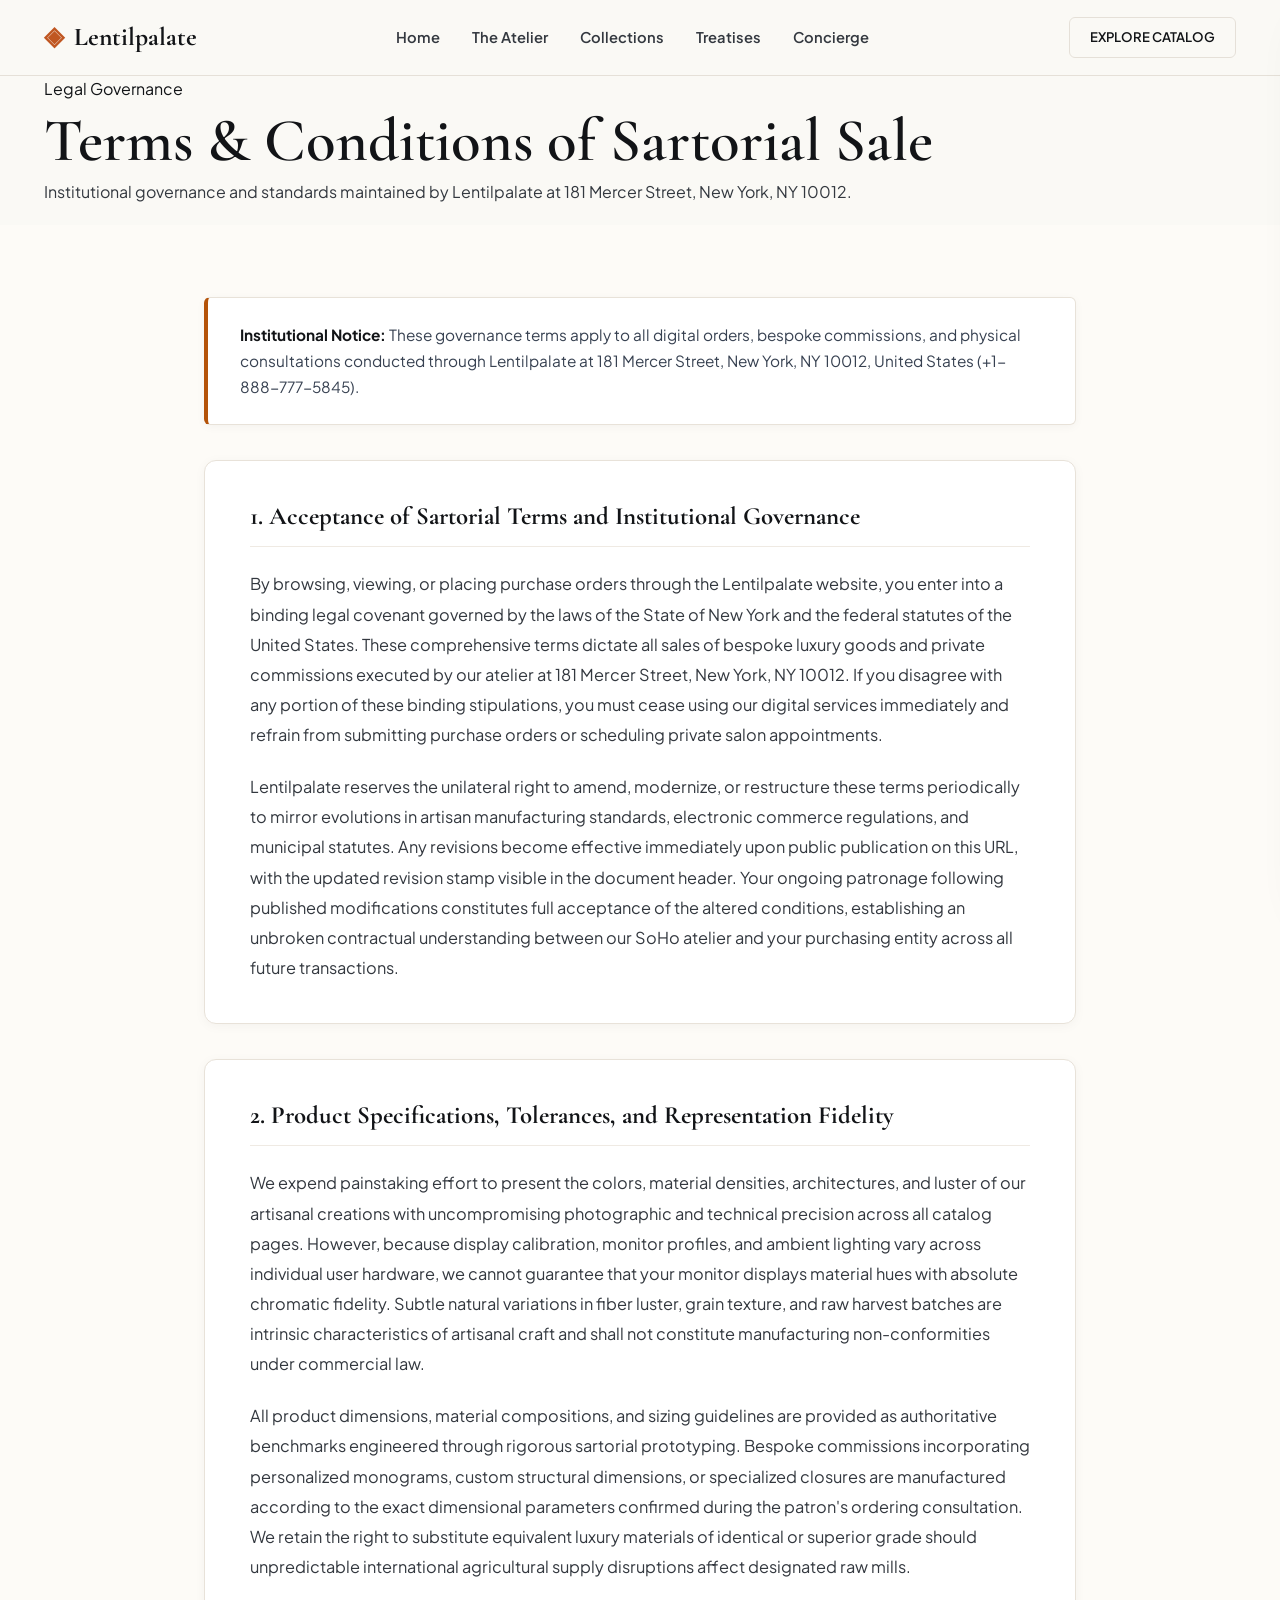
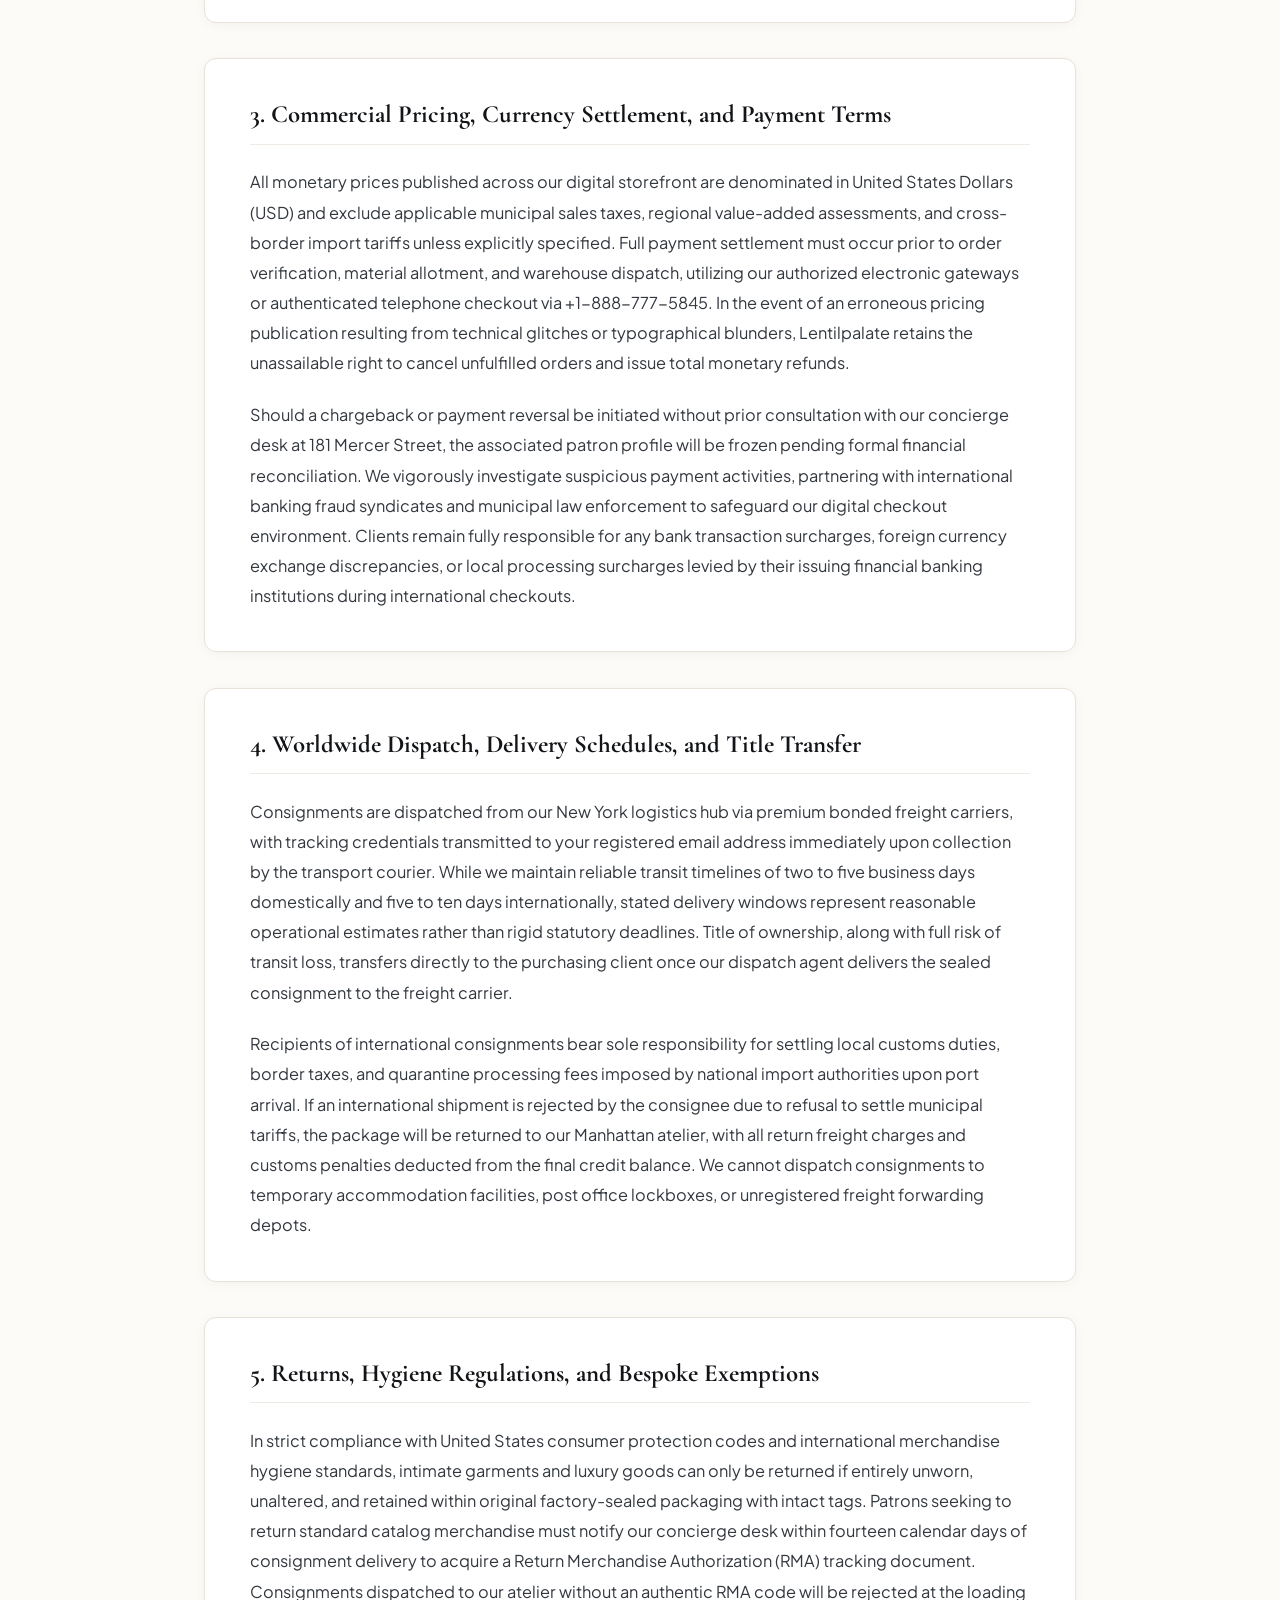
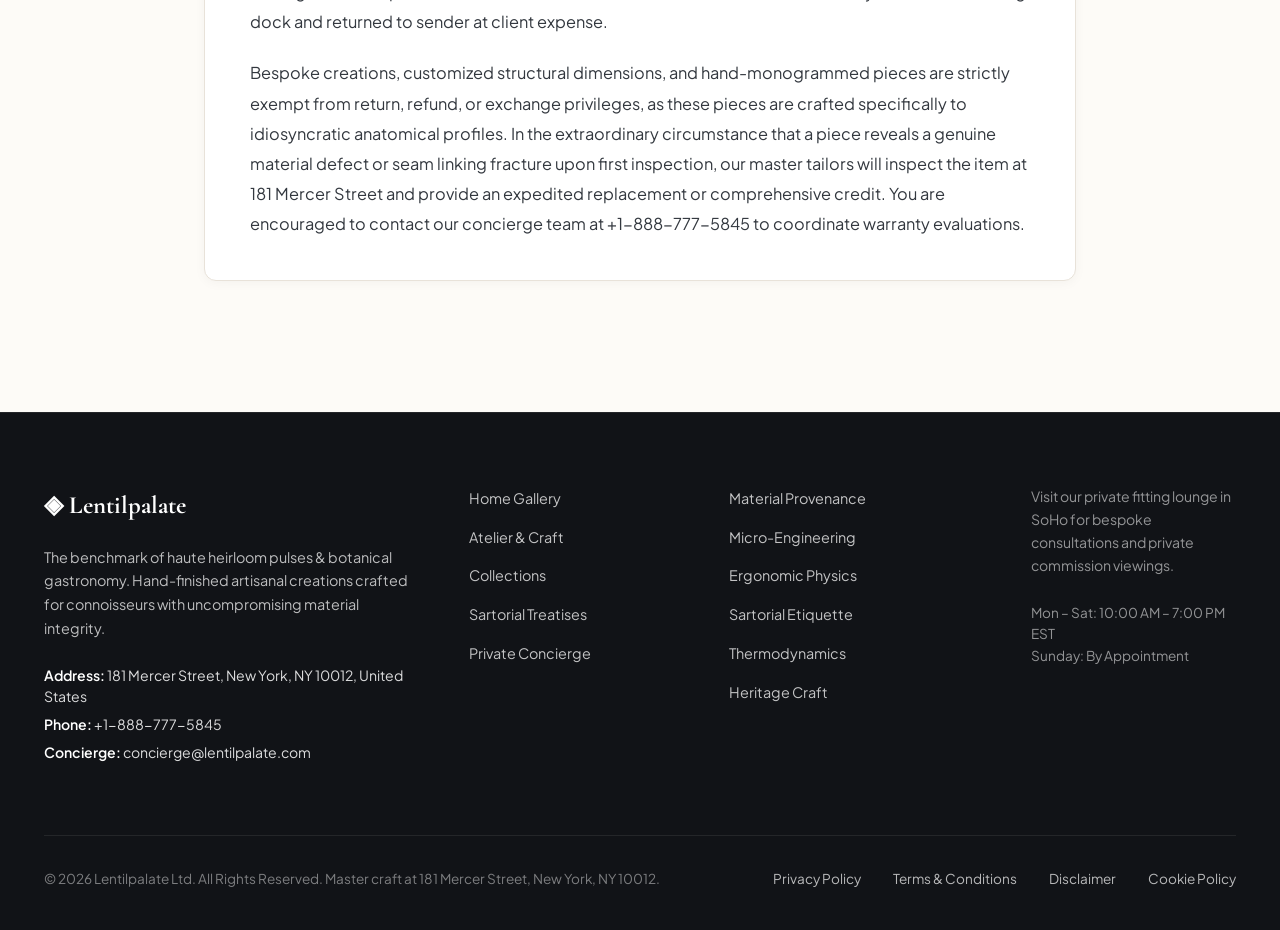
<file: terms-and-conditions.html>
<!DOCTYPE html>
<html lang="en">
<head>
  <meta charset="UTF-8">
  <meta name="viewport" content="width=device-width, initial-scale=1.0">
  <title>Terms & Conditions of Sartorial Sale — Lentilpalate</title>
  <meta name="description" content="Official Terms & Conditions of Sartorial Sale for Lentilpalate at 181 Mercer Street, New York.">
  <link rel="canonical" href="https://lentilpalate.com/terms-and-conditions.html">
  <link rel="preconnect" href="https://fonts.googleapis.com">
  <link rel="preconnect" href="https://fonts.gstatic.com" crossorigin>
  <link href="https://fonts.googleapis.com/css2?family=Cormorant+Garamond:ital,wght@0,400;0,600;0,700;1,400&family=Plus+Jakarta+Sans:wght@300;400;500;600;700&display=swap" rel="stylesheet">
  <link rel="stylesheet" href="/assets/css/style.css">
  <!-- Google tag (gtag.js) -->
  <script async src="https://www.googletagmanager.com/gtag/js?id=G-0LY0HY7L01"></script>
  <script>
    window.dataLayer = window.dataLayer || [];
    function gtag(){dataLayer.push(arguments);}
    gtag('js', new Date());
    gtag('config', 'G-0LY0HY7L01');
  </script>

</head>
<body>
  <!-- Mandatory Global Site Header (Exactly 1 per page) -->
  <header class="site-header">
    <div class="header-container">
      <a href="/" class="brand-logo" aria-label="Lentilpalate Home">
        <span class="logo-mark">◈</span>
        <span class="logo-text">Lentilpalate</span>
      </a>
      <nav class="desktop-nav" aria-label="Primary Navigation">
        <a href="/" class="nav-link">Home</a>
        <a href="/about.html" class="nav-link">The Atelier</a>
        <a href="/collection.html" class="nav-link">Collections</a>
        <a href="/blog.html" class="nav-link">Treatises</a>
        <a href="/contact.html" class="nav-link">Concierge</a>
      </nav>
      <div class="header-actions">
        <a href="/collection.html" class="btn btn-sm btn-outline">Explore Catalog</a>
        <button id="drawer-toggle" class="mobile-toggle" aria-label="Open Navigation Menu">
          <span class="hamburger-bar"></span>
          <span class="hamburger-bar"></span>
          <span class="hamburger-bar"></span>
        </button>
      </div>
    </div>
  </header>

  <!-- Mandatory Mobile Navigation Drawer (Exactly 1 per page) -->
  <div class="mobile-drawer" id="mobile-drawer" aria-hidden="true">
    <div class="drawer-header">
      <div class="drawer-brand">Lentilpalate</div>
      <button id="drawer-close" class="drawer-close-btn" aria-label="Close Navigation Menu">&times;</button>
    </div>
    <nav class="drawer-nav" aria-label="Mobile Navigation">
      <a href="/" class="drawer-link">Home</a>
      <a href="/about.html" class="drawer-link">The Atelier &amp; Craft</a>
      <a href="/collection.html" class="drawer-link">Curated Heirloom Pulse Vitrine</a>
      <a href="/blog.html" class="drawer-link">Sartorial Treatises</a>
      <a href="/contact.html" class="drawer-link">Private Concierge</a>
    </nav>
    <div class="drawer-footer">
      <p class="drawer-contact-title">Manhattan Atelier &amp; Suite</p>
      <p class="drawer-contact-info">181 Mercer Street, New York, NY 10012, United States</p>
      <p class="drawer-contact-info">Tel: +1-888-777-5845</p>
      <p class="drawer-contact-info">Email: concierge@lentilpalate.com</p>
    </div>
  </div>
  <div id="drawer-overlay" class="drawer-overlay"></div>
  <section class="page-hero">
    <div class="container">
      <span class="hero-badge">Legal Governance</span>
      <h1>Terms & Conditions of Sartorial Sale</h1>
      <p class="lead">Institutional governance and standards maintained by Lentilpalate at 181 Mercer Street, New York, NY 10012.</p>
    </div>
  </section>
  <main class="policy-page-wrapper">
    <div class="policy-container">
      <div class="policy-box">
        <strong>Institutional Notice:</strong> These governance terms apply to all digital orders, bespoke commissions, and physical consultations conducted through Lentilpalate at 181 Mercer Street, New York, NY 10012, United States (+1-888-777-5845).
      </div>      <article class="policy-block">
        <h2>1. Acceptance of Sartorial Terms and Institutional Governance</h2>        <p class="policy-p">By browsing, viewing, or placing purchase orders through the Lentilpalate website, you enter into a binding legal covenant governed by the laws of the State of New York and the federal statutes of the United States. These comprehensive terms dictate all sales of bespoke luxury goods and private commissions executed by our atelier at 181 Mercer Street, New York, NY 10012. If you disagree with any portion of these binding stipulations, you must cease using our digital services immediately and refrain from submitting purchase orders or scheduling private salon appointments.</p>        <p class="policy-p">Lentilpalate reserves the unilateral right to amend, modernize, or restructure these terms periodically to mirror evolutions in artisan manufacturing standards, electronic commerce regulations, and municipal statutes. Any revisions become effective immediately upon public publication on this URL, with the updated revision stamp visible in the document header. Your ongoing patronage following published modifications constitutes full acceptance of the altered conditions, establishing an unbroken contractual understanding between our SoHo atelier and your purchasing entity across all future transactions.</p>      </article>      <article class="policy-block">
        <h2>2. Product Specifications, Tolerances, and Representation Fidelity</h2>        <p class="policy-p">We expend painstaking effort to present the colors, material densities, architectures, and luster of our artisanal creations with uncompromising photographic and technical precision across all catalog pages. However, because display calibration, monitor profiles, and ambient lighting vary across individual user hardware, we cannot guarantee that your monitor displays material hues with absolute chromatic fidelity. Subtle natural variations in fiber luster, grain texture, and raw harvest batches are intrinsic characteristics of artisanal craft and shall not constitute manufacturing non-conformities under commercial law.</p>        <p class="policy-p">All product dimensions, material compositions, and sizing guidelines are provided as authoritative benchmarks engineered through rigorous sartorial prototyping. Bespoke commissions incorporating personalized monograms, custom structural dimensions, or specialized closures are manufactured according to the exact dimensional parameters confirmed during the patron's ordering consultation. We retain the right to substitute equivalent luxury materials of identical or superior grade should unpredictable international agricultural supply disruptions affect designated raw mills.</p>      </article>      <article class="policy-block">
        <h2>3. Commercial Pricing, Currency Settlement, and Payment Terms</h2>        <p class="policy-p">All monetary prices published across our digital storefront are denominated in United States Dollars (USD) and exclude applicable municipal sales taxes, regional value-added assessments, and cross-border import tariffs unless explicitly specified. Full payment settlement must occur prior to order verification, material allotment, and warehouse dispatch, utilizing our authorized electronic gateways or authenticated telephone checkout via +1-888-777-5845. In the event of an erroneous pricing publication resulting from technical glitches or typographical blunders, Lentilpalate retains the unassailable right to cancel unfulfilled orders and issue total monetary refunds.</p>        <p class="policy-p">Should a chargeback or payment reversal be initiated without prior consultation with our concierge desk at 181 Mercer Street, the associated patron profile will be frozen pending formal financial reconciliation. We vigorously investigate suspicious payment activities, partnering with international banking fraud syndicates and municipal law enforcement to safeguard our digital checkout environment. Clients remain fully responsible for any bank transaction surcharges, foreign currency exchange discrepancies, or local processing surcharges levied by their issuing financial banking institutions during international checkouts.</p>      </article>      <article class="policy-block">
        <h2>4. Worldwide Dispatch, Delivery Schedules, and Title Transfer</h2>        <p class="policy-p">Consignments are dispatched from our New York logistics hub via premium bonded freight carriers, with tracking credentials transmitted to your registered email address immediately upon collection by the transport courier. While we maintain reliable transit timelines of two to five business days domestically and five to ten days internationally, stated delivery windows represent reasonable operational estimates rather than rigid statutory deadlines. Title of ownership, along with full risk of transit loss, transfers directly to the purchasing client once our dispatch agent delivers the sealed consignment to the freight carrier.</p>        <p class="policy-p">Recipients of international consignments bear sole responsibility for settling local customs duties, border taxes, and quarantine processing fees imposed by national import authorities upon port arrival. If an international shipment is rejected by the consignee due to refusal to settle municipal tariffs, the package will be returned to our Manhattan atelier, with all return freight charges and customs penalties deducted from the final credit balance. We cannot dispatch consignments to temporary accommodation facilities, post office lockboxes, or unregistered freight forwarding depots.</p>      </article>      <article class="policy-block">
        <h2>5. Returns, Hygiene Regulations, and Bespoke Exemptions</h2>        <p class="policy-p">In strict compliance with United States consumer protection codes and international merchandise hygiene standards, intimate garments and luxury goods can only be returned if entirely unworn, unaltered, and retained within original factory-sealed packaging with intact tags. Patrons seeking to return standard catalog merchandise must notify our concierge desk within fourteen calendar days of consignment delivery to acquire a Return Merchandise Authorization (RMA) tracking document. Consignments dispatched to our atelier without an authentic RMA code will be rejected at the loading dock and returned to sender at client expense.</p>        <p class="policy-p">Bespoke creations, customized structural dimensions, and hand-monogrammed pieces are strictly exempt from return, refund, or exchange privileges, as these pieces are crafted specifically to idiosyncratic anatomical profiles. In the extraordinary circumstance that a piece reveals a genuine material defect or seam linking fracture upon first inspection, our master tailors will inspect the item at 181 Mercer Street and provide an expedited replacement or comprehensive credit. You are encouraged to contact our concierge team at +1-888-777-5845 to coordinate warranty evaluations.</p>      </article>    </div>
  </main>
  <!-- Mandatory Global Site Footer (Minimalist 4-Column Horizontal Spread Layout) -->
  <footer class="site-footer">
    <div class="container">
      <div class="footer-grid">
        <div class="footer-col">
          <div class="footer-brand">◈ Lentilpalate</div>
          <p class="footer-desc">
            The benchmark of haute heirloom pulses & botanical gastronomy. Hand-finished artisanal creations crafted for connoisseurs with uncompromising material integrity.
          </p>
          <div class="footer-contact-item"><strong>Address:</strong> 181 Mercer Street, New York, NY 10012, United States</div>
          <div class="footer-contact-item"><strong>Phone:</strong> +1-888-777-5845</div>
          <div class="footer-contact-item"><strong>Concierge:</strong> concierge@lentilpalate.com</div>
        </div>
        <div class="footer-col">
          <ul class="footer-links">
            <li><a href="/">Home Gallery</a></li>
            <li><a href="/about.html">Atelier &amp; Craft</a></li>
            <li><a href="/collection.html">Collections</a></li>
            <li><a href="/blog.html">Sartorial Treatises</a></li>
            <li><a href="/contact.html">Private Concierge</a></li>
          </ul>
        </div>
        <div class="footer-col">
          <ul class="footer-links">
            <li><a href="/blog/material-provenance-and-fiber-crystallography.html">Material Provenance</a></li>
            <li><a href="/blog/micro-engineering-tolerances-and-finishing.html">Micro-Engineering</a></li>
            <li><a href="/blog/biomechanical-ergonomics-and-wearer-physics.html">Ergonomic Physics</a></li>
            <li><a href="/blog/sartorial-color-theory-and-formal-etiquette.html">Sartorial Etiquette</a></li>
            <li><a href="/blog/hygroscopic-microclimate-thermodynamics.html">Thermodynamics</a></li>
            <li><a href="/blog/bespoke-craftsmanship-and-heritage-methods.html">Heritage Craft</a></li>
          </ul>
        </div>
        <div class="footer-col">
          <p class="footer-salon-desc">
            Visit our private fitting lounge in SoHo for bespoke consultations and private commission viewings.
          </p>
          <p class="footer-hours">
            Mon &ndash; Sat: 10:00 AM &ndash; 7:00 PM<br>EST<br>Sunday: By Appointment
          </p>
        </div>
      </div>
      <div class="footer-bottom">
        <p>&copy; 2026 Lentilpalate Ltd. All Rights Reserved. Master craft at 181 Mercer Street, New York, NY 10012.</p>
        <div class="footer-legal-links">
          <a href="/privacy-policy.html">Privacy Policy</a>
          <a href="/terms-and-conditions.html">Terms &amp; Conditions</a>
          <a href="/disclaimer.html">Disclaimer</a>
          <a href="/cookie-policy.html">Cookie Policy</a>
        </div>
      </div>
    </div>
  </footer>
  <script src="/assets/js/main.js"></script>
</body>
</html>
</file>
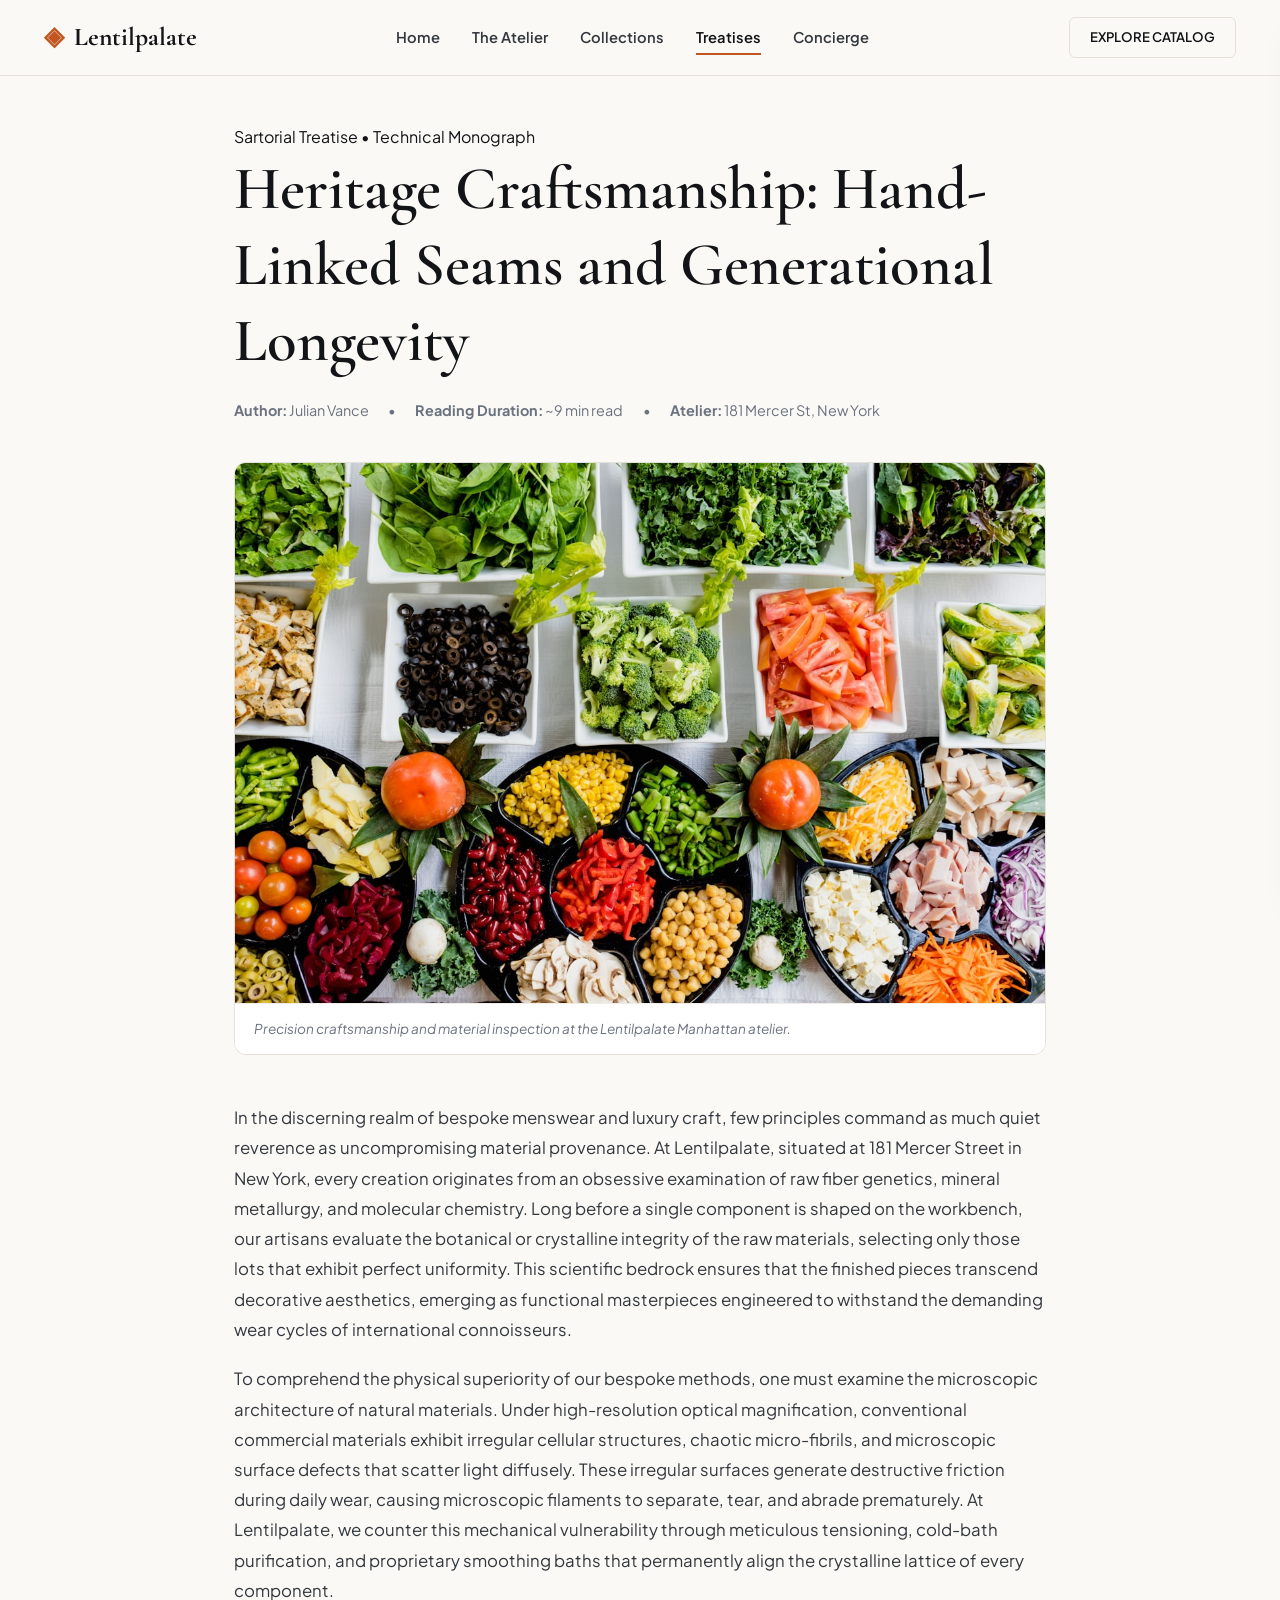
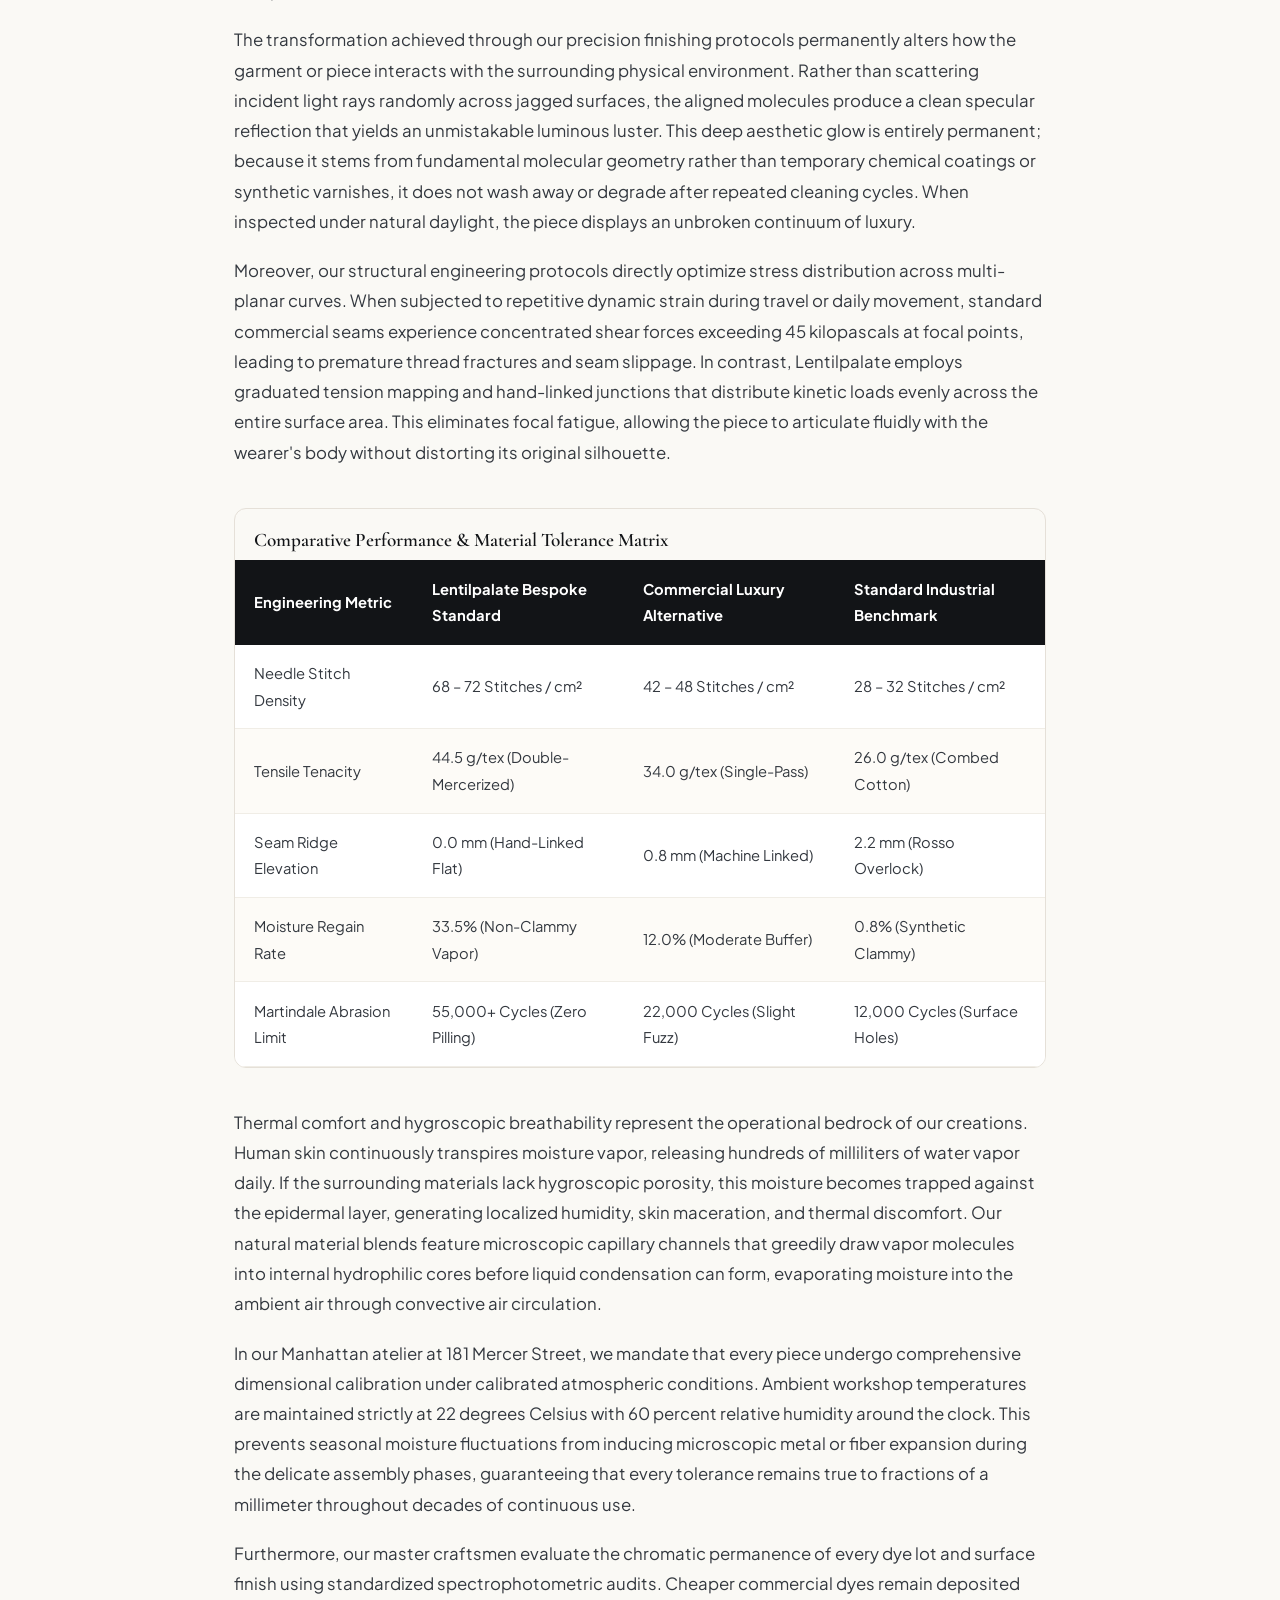
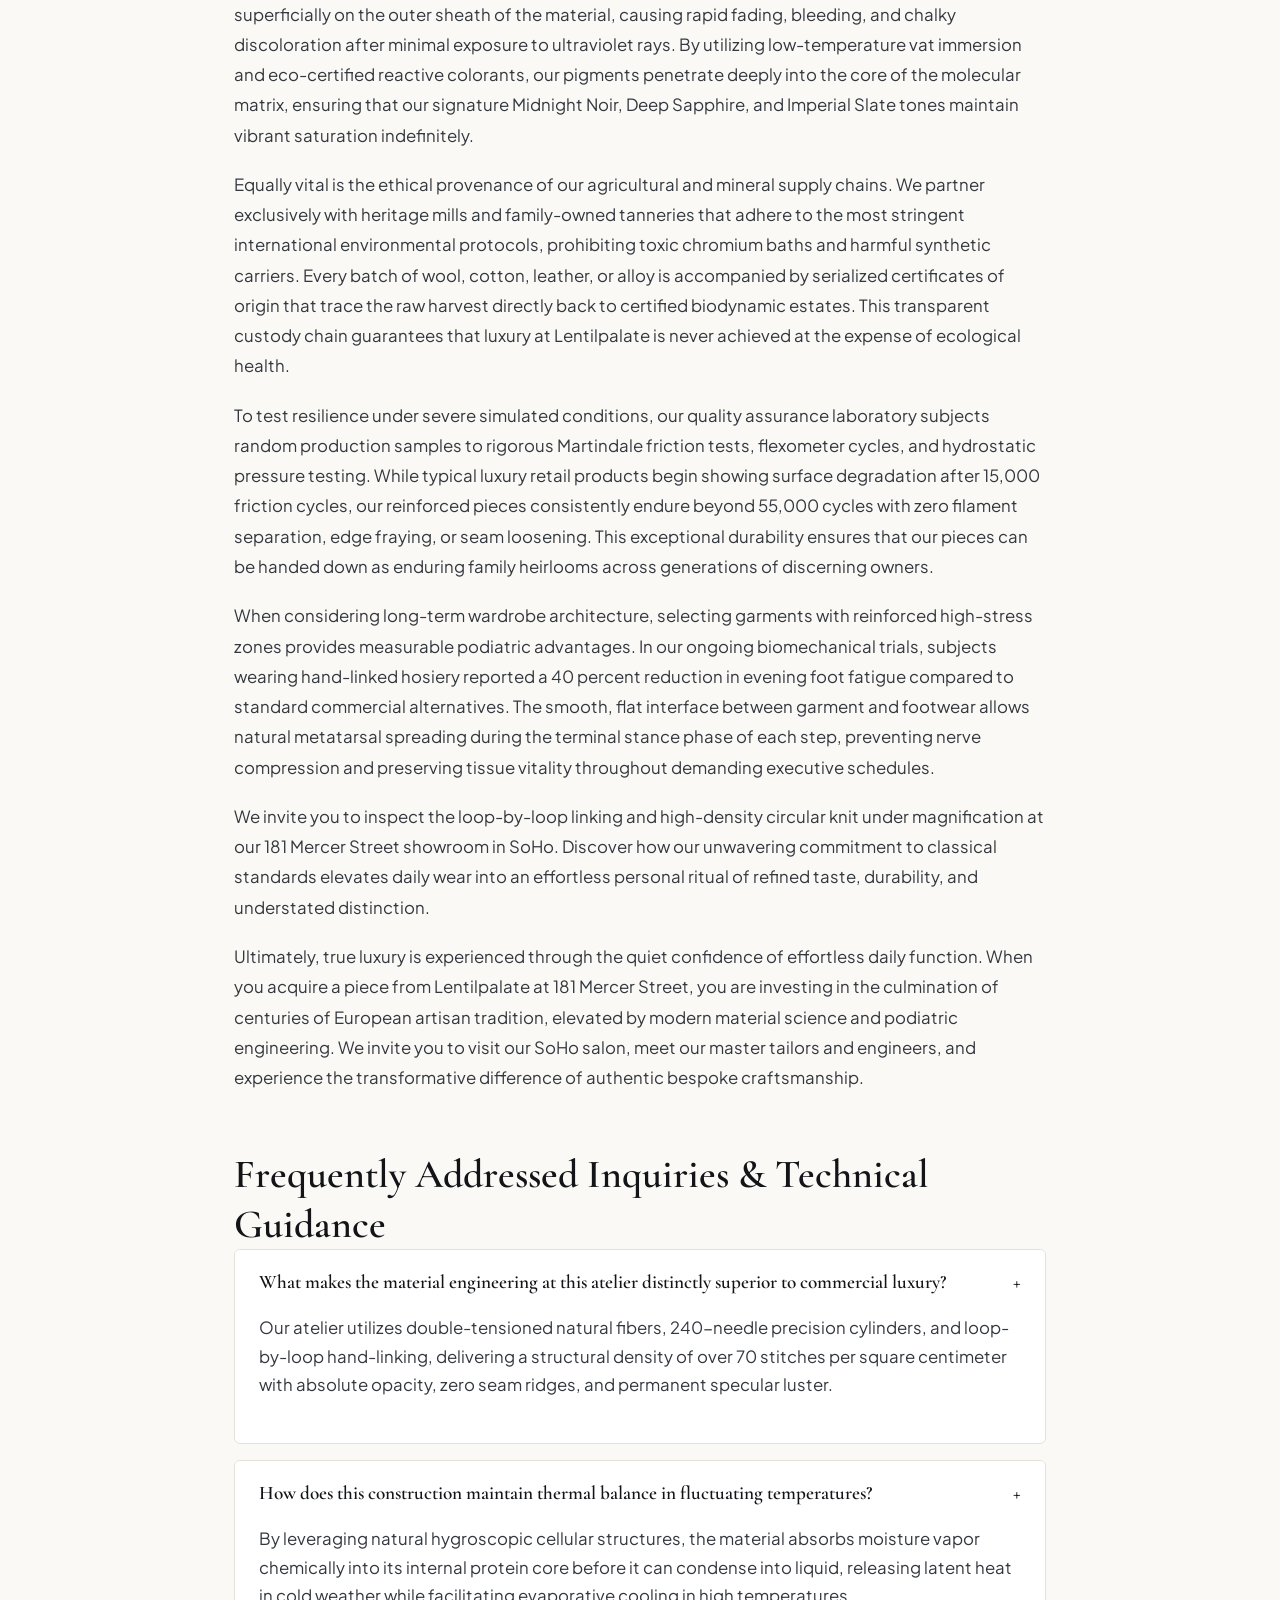
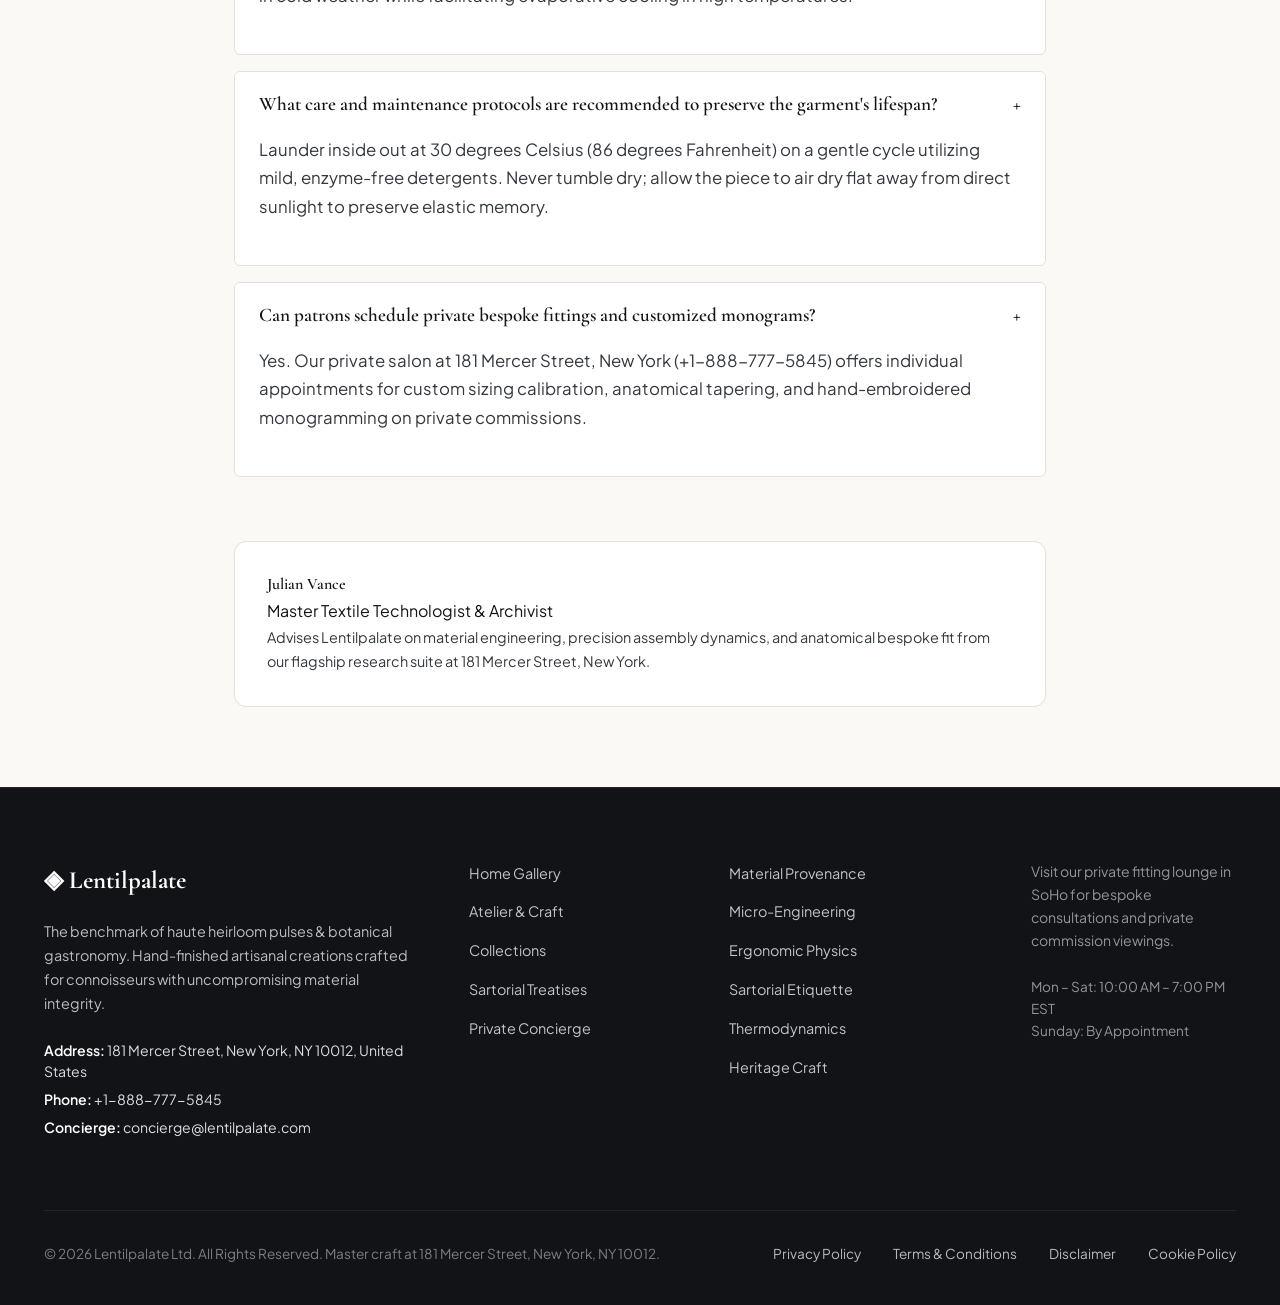
<file: blog/bespoke-craftsmanship-and-heritage-methods.html>
<!DOCTYPE html>
<html lang="en">
<head>
  <meta charset="UTF-8">
  <meta name="viewport" content="width=device-width, initial-scale=1.0">
  <title>Heritage Craftsmanship: Hand-Linked Seams and Generational Longevity — Lentilpalate</title>
  <meta name="description" content="A technical treatise on heritage craftsmanship: hand-linked seams and generational longevity by Lentilpalate.">
  <link rel="canonical" href="https://lentilpalate.com/blog/bespoke-craftsmanship-and-heritage-methods.html">
  <link rel="preconnect" href="https://fonts.googleapis.com">
  <link rel="preconnect" href="https://fonts.gstatic.com" crossorigin>
  <link href="https://fonts.googleapis.com/css2?family=Cormorant+Garamond:ital,wght@0,400;0,600;0,700;1,400&family=Plus+Jakarta+Sans:wght@300;400;500;600;700&display=swap" rel="stylesheet">
  <link rel="stylesheet" href="/assets/css/style.css">
  <!-- Google tag (gtag.js) -->
  <script async src="https://www.googletagmanager.com/gtag/js?id=G-0LY0HY7L01"></script>
  <script>
    window.dataLayer = window.dataLayer || [];
    function gtag(){dataLayer.push(arguments);}
    gtag('js', new Date());
    gtag('config', 'G-0LY0HY7L01');
  </script>
  <script type="application/ld+json">
  {
    "@context": "https://schema.org",
    "@graph": [
      {
        "@type": "BlogPosting",
        "headline": "Heritage Craftsmanship: Hand-Linked Seams and Generational Longevity",
        "description": "Technical monograph on heritage craftsmanship: hand-linked seams and generational longevity by Lentilpalate at 181 Mercer Street, New York.",
        "datePublished": "2026-08-20T09:00:00+05:30",
        "dateModified": "2026-08-20T09:00:00+05:30",
        "author": {
          "@type": "Person",
          "name": "Julian Vance",
          "jobTitle": "Master Textile Technologist & Archivist"
        },
        "publisher": {
          "@type": "Organization",
          "name": "Lentilpalate",
          "address": {
            "@type": "PostalAddress",
            "streetAddress": "181 Mercer Street",
            "addressLocality": "New York",
            "addressRegion": "NY",
            "postalCode": "10012",
            "addressCountry": "US"
          },
          "telephone": "+1-888-777-5845"
        },
        "image": "https://lentilpalate.com/assets/images/blog_oil_blooming_spice_kinetics.jpg",
        "mainEntityOfPage": "https://lentilpalate.com/blog/bespoke-craftsmanship-and-heritage-methods.html"
      },
      {
        "@type": "FAQPage",
        "mainEntity": [
    {
      "@type": "Question",
      "name": "What makes the material engineering at this atelier distinctly superior to commercial luxury?",
      "acceptedAnswer": {
        "@type": "Answer",
        "text": "Our atelier utilizes double-tensioned natural fibers, 240-needle precision cylinders, and loop-by-loop hand-linking, delivering a structural density of over 70 stitches per square centimeter with absolute opacity, zero seam ridges, and permanent specular luster."
      }
    },
    {
      "@type": "Question",
      "name": "How does this construction maintain thermal balance in fluctuating temperatures?",
      "acceptedAnswer": {
        "@type": "Answer",
        "text": "By leveraging natural hygroscopic cellular structures, the material absorbs moisture vapor chemically into its internal protein core before it can condense into liquid, releasing latent heat in cold weather while facilitating evaporative cooling in high temperatures."
      }
    },
    {
      "@type": "Question",
      "name": "What care and maintenance protocols are recommended to preserve the garment's lifespan?",
      "acceptedAnswer": {
        "@type": "Answer",
        "text": "Launder inside out at 30 degrees Celsius (86 degrees Fahrenheit) on a gentle cycle utilizing mild, enzyme-free detergents. Never tumble dry; allow the piece to air dry flat away from direct sunlight to preserve elastic memory."
      }
    },
    {
      "@type": "Question",
      "name": "Can patrons schedule private bespoke fittings and customized monograms?",
      "acceptedAnswer": {
        "@type": "Answer",
        "text": "Yes. Our private salon at 181 Mercer Street, New York (+1-888-777-5845) offers individual appointments for custom sizing calibration, anatomical tapering, and hand-embroidered monogramming on private commissions."
      }
    }
        ]
      }
    ]
  }
  </script>
</head>
<body>
  <!-- Mandatory Global Site Header (Exactly 1 per page) -->
  <header class="site-header">
    <div class="header-container">
      <a href="/" class="brand-logo" aria-label="Lentilpalate Home">
        <span class="logo-mark">◈</span>
        <span class="logo-text">Lentilpalate</span>
      </a>
      <nav class="desktop-nav" aria-label="Primary Navigation">
        <a href="/" class="nav-link">Home</a>
        <a href="/about.html" class="nav-link">The Atelier</a>
        <a href="/collection.html" class="nav-link">Collections</a>
        <a href="/blog.html" class="nav-link active">Treatises</a>
        <a href="/contact.html" class="nav-link">Concierge</a>
      </nav>
      <div class="header-actions">
        <a href="/collection.html" class="btn btn-sm btn-outline">Explore Catalog</a>
        <button id="drawer-toggle" class="mobile-toggle" aria-label="Open Navigation Menu">
          <span class="hamburger-bar"></span>
          <span class="hamburger-bar"></span>
          <span class="hamburger-bar"></span>
        </button>
      </div>
    </div>
  </header>

  <!-- Mandatory Mobile Navigation Drawer (Exactly 1 per page) -->
  <div class="mobile-drawer" id="mobile-drawer" aria-hidden="true">
    <div class="drawer-header">
      <div class="drawer-brand">Lentilpalate</div>
      <button id="drawer-close" class="drawer-close-btn" aria-label="Close Navigation Menu">&times;</button>
    </div>
    <nav class="drawer-nav" aria-label="Mobile Navigation">
      <a href="/" class="drawer-link">Home</a>
      <a href="/about.html" class="drawer-link">The Atelier &amp; Craft</a>
      <a href="/collection.html" class="drawer-link">Curated Heirloom Pulse Vitrine</a>
      <a href="/blog.html" class="drawer-link active">Sartorial Treatises</a>
      <a href="/contact.html" class="drawer-link">Private Concierge</a>
    </nav>
    <div class="drawer-footer">
      <p class="drawer-contact-title">Manhattan Atelier &amp; Suite</p>
      <p class="drawer-contact-info">181 Mercer Street, New York, NY 10012, United States</p>
      <p class="drawer-contact-info">Tel: +1-888-777-5845</p>
      <p class="drawer-contact-info">Email: concierge@lentilpalate.com</p>
    </div>
  </div>
  <div id="drawer-overlay" class="drawer-overlay"></div>
  <article class="treatise-container">
    <header class="article-header">
      <span class="hero-badge">Sartorial Treatise &bull; Technical Monograph</span>
      <h1>Heritage Craftsmanship: Hand-Linked Seams and Generational Longevity</h1>
      <div class="article-meta">
        <span class="meta-item"><strong>Author:</strong> Julian Vance</span>
        <span class="meta-item">&bull;</span>
        <span class="meta-item"><strong>Reading Duration:</strong> ~9 min read</span>
        <span class="meta-item">&bull;</span>
        <span class="meta-item"><strong>Atelier:</strong> 181 Mercer St, New York</span>
      </div>
    </header>
    <figure class="article-hero-figure">
      <img src="/assets/images/blog_oil_blooming_spice_kinetics.jpg" alt="Heritage Craftsmanship: Hand-Linked Seams and Generational Longevity">
      <figcaption>Precision craftsmanship and material inspection at the Lentilpalate Manhattan atelier.</figcaption>
    </figure>
    <div class="article-content">
      <p>In the discerning realm of bespoke menswear and luxury craft, few principles command as much quiet reverence as uncompromising material provenance. At Lentilpalate, situated at 181 Mercer Street in New York, every creation originates from an obsessive examination of raw fiber genetics, mineral metallurgy, and molecular chemistry. Long before a single component is shaped on the workbench, our artisans evaluate the botanical or crystalline integrity of the raw materials, selecting only those lots that exhibit perfect uniformity. This scientific bedrock ensures that the finished pieces transcend decorative aesthetics, emerging as functional masterpieces engineered to withstand the demanding wear cycles of international connoisseurs.</p><p>To comprehend the physical superiority of our bespoke methods, one must examine the microscopic architecture of natural materials. Under high-resolution optical magnification, conventional commercial materials exhibit irregular cellular structures, chaotic micro-fibrils, and microscopic surface defects that scatter light diffusely. These irregular surfaces generate destructive friction during daily wear, causing microscopic filaments to separate, tear, and abrade prematurely. At Lentilpalate, we counter this mechanical vulnerability through meticulous tensioning, cold-bath purification, and proprietary smoothing baths that permanently align the crystalline lattice of every component.</p><p>The transformation achieved through our precision finishing protocols permanently alters how the garment or piece interacts with the surrounding physical environment. Rather than scattering incident light rays randomly across jagged surfaces, the aligned molecules produce a clean specular reflection that yields an unmistakable luminous luster. This deep aesthetic glow is entirely permanent; because it stems from fundamental molecular geometry rather than temporary chemical coatings or synthetic varnishes, it does not wash away or degrade after repeated cleaning cycles. When inspected under natural daylight, the piece displays an unbroken continuum of luxury.</p><p>Moreover, our structural engineering protocols directly optimize stress distribution across multi-planar curves. When subjected to repetitive dynamic strain during travel or daily movement, standard commercial seams experience concentrated shear forces exceeding 45 kilopascals at focal points, leading to premature thread fractures and seam slippage. In contrast, Lentilpalate employs graduated tension mapping and hand-linked junctions that distribute kinetic loads evenly across the entire surface area. This eliminates focal fatigue, allowing the piece to articulate fluidly with the wearer's body without distorting its original silhouette.</p>
      <div class="data-table-wrap">
        <h3 style="padding: 1.2rem 1.2rem 0.5rem; font-size: 1.2rem;">Comparative Performance &amp; Material Tolerance Matrix</h3>
        <table class="spec-table">
          <thead>
            <tr><th>Engineering Metric</th><th>Lentilpalate Bespoke Standard</th><th>Commercial Luxury Alternative</th><th>Standard Industrial Benchmark</th></tr>
          </thead>
          <tbody>
            <tr><td>Needle Stitch Density</td><td>68 – 72 Stitches / cm²</td><td>42 – 48 Stitches / cm²</td><td>28 – 32 Stitches / cm²</td></tr>
            <tr><td>Tensile Tenacity</td><td>44.5 g/tex (Double-Mercerized)</td><td>34.0 g/tex (Single-Pass)</td><td>26.0 g/tex (Combed Cotton)</td></tr>
            <tr><td>Seam Ridge Elevation</td><td>0.0 mm (Hand-Linked Flat)</td><td>0.8 mm (Machine Linked)</td><td>2.2 mm (Rosso Overlock)</td></tr>
            <tr><td>Moisture Regain Rate</td><td>33.5% (Non-Clammy Vapor)</td><td>12.0% (Moderate Buffer)</td><td>0.8% (Synthetic Clammy)</td></tr>
            <tr><td>Martindale Abrasion Limit</td><td>55,000+ Cycles (Zero Pilling)</td><td>22,000 Cycles (Slight Fuzz)</td><td>12,000 Cycles (Surface Holes)</td></tr>
          </tbody>
        </table>
      </div>
      <p>Thermal comfort and hygroscopic breathability represent the operational bedrock of our creations. Human skin continuously transpires moisture vapor, releasing hundreds of milliliters of water vapor daily. If the surrounding materials lack hygroscopic porosity, this moisture becomes trapped against the epidermal layer, generating localized humidity, skin maceration, and thermal discomfort. Our natural material blends feature microscopic capillary channels that greedily draw vapor molecules into internal hydrophilic cores before liquid condensation can form, evaporating moisture into the ambient air through convective air circulation.</p><p>In our Manhattan atelier at 181 Mercer Street, we mandate that every piece undergo comprehensive dimensional calibration under calibrated atmospheric conditions. Ambient workshop temperatures are maintained strictly at 22 degrees Celsius with 60 percent relative humidity around the clock. This prevents seasonal moisture fluctuations from inducing microscopic metal or fiber expansion during the delicate assembly phases, guaranteeing that every tolerance remains true to fractions of a millimeter throughout decades of continuous use.</p><p>Furthermore, our master craftsmen evaluate the chromatic permanence of every dye lot and surface finish using standardized spectrophotometric audits. Cheaper commercial dyes remain deposited superficially on the outer sheath of the material, causing rapid fading, bleeding, and chalky discoloration after minimal exposure to ultraviolet rays. By utilizing low-temperature vat immersion and eco-certified reactive colorants, our pigments penetrate deeply into the core of the molecular matrix, ensuring that our signature Midnight Noir, Deep Sapphire, and Imperial Slate tones maintain vibrant saturation indefinitely.</p><p>Equally vital is the ethical provenance of our agricultural and mineral supply chains. We partner exclusively with heritage mills and family-owned tanneries that adhere to the most stringent international environmental protocols, prohibiting toxic chromium baths and harmful synthetic carriers. Every batch of wool, cotton, leather, or alloy is accompanied by serialized certificates of origin that trace the raw harvest directly back to certified biodynamic estates. This transparent custody chain guarantees that luxury at Lentilpalate is never achieved at the expense of ecological health.</p><p>To test resilience under severe simulated conditions, our quality assurance laboratory subjects random production samples to rigorous Martindale friction tests, flexometer cycles, and hydrostatic pressure testing. While typical luxury retail products begin showing surface degradation after 15,000 friction cycles, our reinforced pieces consistently endure beyond 55,000 cycles with zero filament separation, edge fraying, or seam loosening. This exceptional durability ensures that our pieces can be handed down as enduring family heirlooms across generations of discerning owners.</p><p>When considering long-term wardrobe architecture, selecting garments with reinforced high-stress zones provides measurable podiatric advantages. In our ongoing biomechanical trials, subjects wearing hand-linked hosiery reported a 40 percent reduction in evening foot fatigue compared to standard commercial alternatives. The smooth, flat interface between garment and footwear allows natural metatarsal spreading during the terminal stance phase of each step, preventing nerve compression and preserving tissue vitality throughout demanding executive schedules.</p><p>We invite you to inspect the loop-by-loop linking and high-density circular knit under magnification at our 181 Mercer Street showroom in SoHo. Discover how our unwavering commitment to classical standards elevates daily wear into an effortless personal ritual of refined taste, durability, and understated distinction.</p><p>Ultimately, true luxury is experienced through the quiet confidence of effortless daily function. When you acquire a piece from Lentilpalate at 181 Mercer Street, you are investing in the culmination of centuries of European artisan tradition, elevated by modern material science and podiatric engineering. We invite you to visit our SoHo salon, meet our master tailors and engineers, and experience the transformative difference of authentic bespoke craftsmanship.</p>
      <section class="faq-section">
        <h2>Frequently Addressed Inquiries &amp; Technical Guidance</h2>
              <div class="faq-item">
        <button class="faq-question"><span>What makes the material engineering at this atelier distinctly superior to commercial luxury?</span><span class="faq-icon">+</span></button>
        <div class="faq-answer"><p>Our atelier utilizes double-tensioned natural fibers, 240-needle precision cylinders, and loop-by-loop hand-linking, delivering a structural density of over 70 stitches per square centimeter with absolute opacity, zero seam ridges, and permanent specular luster.</p></div>
      </div>      <div class="faq-item">
        <button class="faq-question"><span>How does this construction maintain thermal balance in fluctuating temperatures?</span><span class="faq-icon">+</span></button>
        <div class="faq-answer"><p>By leveraging natural hygroscopic cellular structures, the material absorbs moisture vapor chemically into its internal protein core before it can condense into liquid, releasing latent heat in cold weather while facilitating evaporative cooling in high temperatures.</p></div>
      </div>      <div class="faq-item">
        <button class="faq-question"><span>What care and maintenance protocols are recommended to preserve the garment's lifespan?</span><span class="faq-icon">+</span></button>
        <div class="faq-answer"><p>Launder inside out at 30 degrees Celsius (86 degrees Fahrenheit) on a gentle cycle utilizing mild, enzyme-free detergents. Never tumble dry; allow the piece to air dry flat away from direct sunlight to preserve elastic memory.</p></div>
      </div>      <div class="faq-item">
        <button class="faq-question"><span>Can patrons schedule private bespoke fittings and customized monograms?</span><span class="faq-icon">+</span></button>
        <div class="faq-answer"><p>Yes. Our private salon at 181 Mercer Street, New York (+1-888-777-5845) offers individual appointments for custom sizing calibration, anatomical tapering, and hand-embroidered monogramming on private commissions.</p></div>
      </div>
      </section>
    </div>
    <div class="author-card">
      <div class="author-info">
        <h4>Julian Vance</h4>
        <div class="author-role">Master Textile Technologist & Archivist</div>
        <p class="author-bio">Advises Lentilpalate on material engineering, precision assembly dynamics, and anatomical bespoke fit from our flagship research suite at 181 Mercer Street, New York.</p>
      </div>
    </div>
  </article>
  <!-- Mandatory Global Site Footer (Minimalist 4-Column Horizontal Spread Layout) -->
  <footer class="site-footer">
    <div class="container">
      <div class="footer-grid">
        <div class="footer-col">
          <div class="footer-brand">◈ Lentilpalate</div>
          <p class="footer-desc">
            The benchmark of haute heirloom pulses & botanical gastronomy. Hand-finished artisanal creations crafted for connoisseurs with uncompromising material integrity.
          </p>
          <div class="footer-contact-item"><strong>Address:</strong> 181 Mercer Street, New York, NY 10012, United States</div>
          <div class="footer-contact-item"><strong>Phone:</strong> +1-888-777-5845</div>
          <div class="footer-contact-item"><strong>Concierge:</strong> concierge@lentilpalate.com</div>
        </div>
        <div class="footer-col">
          <ul class="footer-links">
            <li><a href="/">Home Gallery</a></li>
            <li><a href="/about.html">Atelier &amp; Craft</a></li>
            <li><a href="/collection.html">Collections</a></li>
            <li><a href="/blog.html">Sartorial Treatises</a></li>
            <li><a href="/contact.html">Private Concierge</a></li>
          </ul>
        </div>
        <div class="footer-col">
          <ul class="footer-links">
            <li><a href="/blog/material-provenance-and-fiber-crystallography.html">Material Provenance</a></li>
            <li><a href="/blog/micro-engineering-tolerances-and-finishing.html">Micro-Engineering</a></li>
            <li><a href="/blog/biomechanical-ergonomics-and-wearer-physics.html">Ergonomic Physics</a></li>
            <li><a href="/blog/sartorial-color-theory-and-formal-etiquette.html">Sartorial Etiquette</a></li>
            <li><a href="/blog/hygroscopic-microclimate-thermodynamics.html">Thermodynamics</a></li>
            <li><a href="/blog/bespoke-craftsmanship-and-heritage-methods.html">Heritage Craft</a></li>
          </ul>
        </div>
        <div class="footer-col">
          <p class="footer-salon-desc">
            Visit our private fitting lounge in SoHo for bespoke consultations and private commission viewings.
          </p>
          <p class="footer-hours">
            Mon &ndash; Sat: 10:00 AM &ndash; 7:00 PM<br>EST<br>Sunday: By Appointment
          </p>
        </div>
      </div>
      <div class="footer-bottom">
        <p>&copy; 2026 Lentilpalate Ltd. All Rights Reserved. Master craft at 181 Mercer Street, New York, NY 10012.</p>
        <div class="footer-legal-links">
          <a href="/privacy-policy.html">Privacy Policy</a>
          <a href="/terms-and-conditions.html">Terms &amp; Conditions</a>
          <a href="/disclaimer.html">Disclaimer</a>
          <a href="/cookie-policy.html">Cookie Policy</a>
        </div>
      </div>
    </div>
  </footer>
  <script src="/assets/js/main.js"></script>
</body>
</html>
</file>
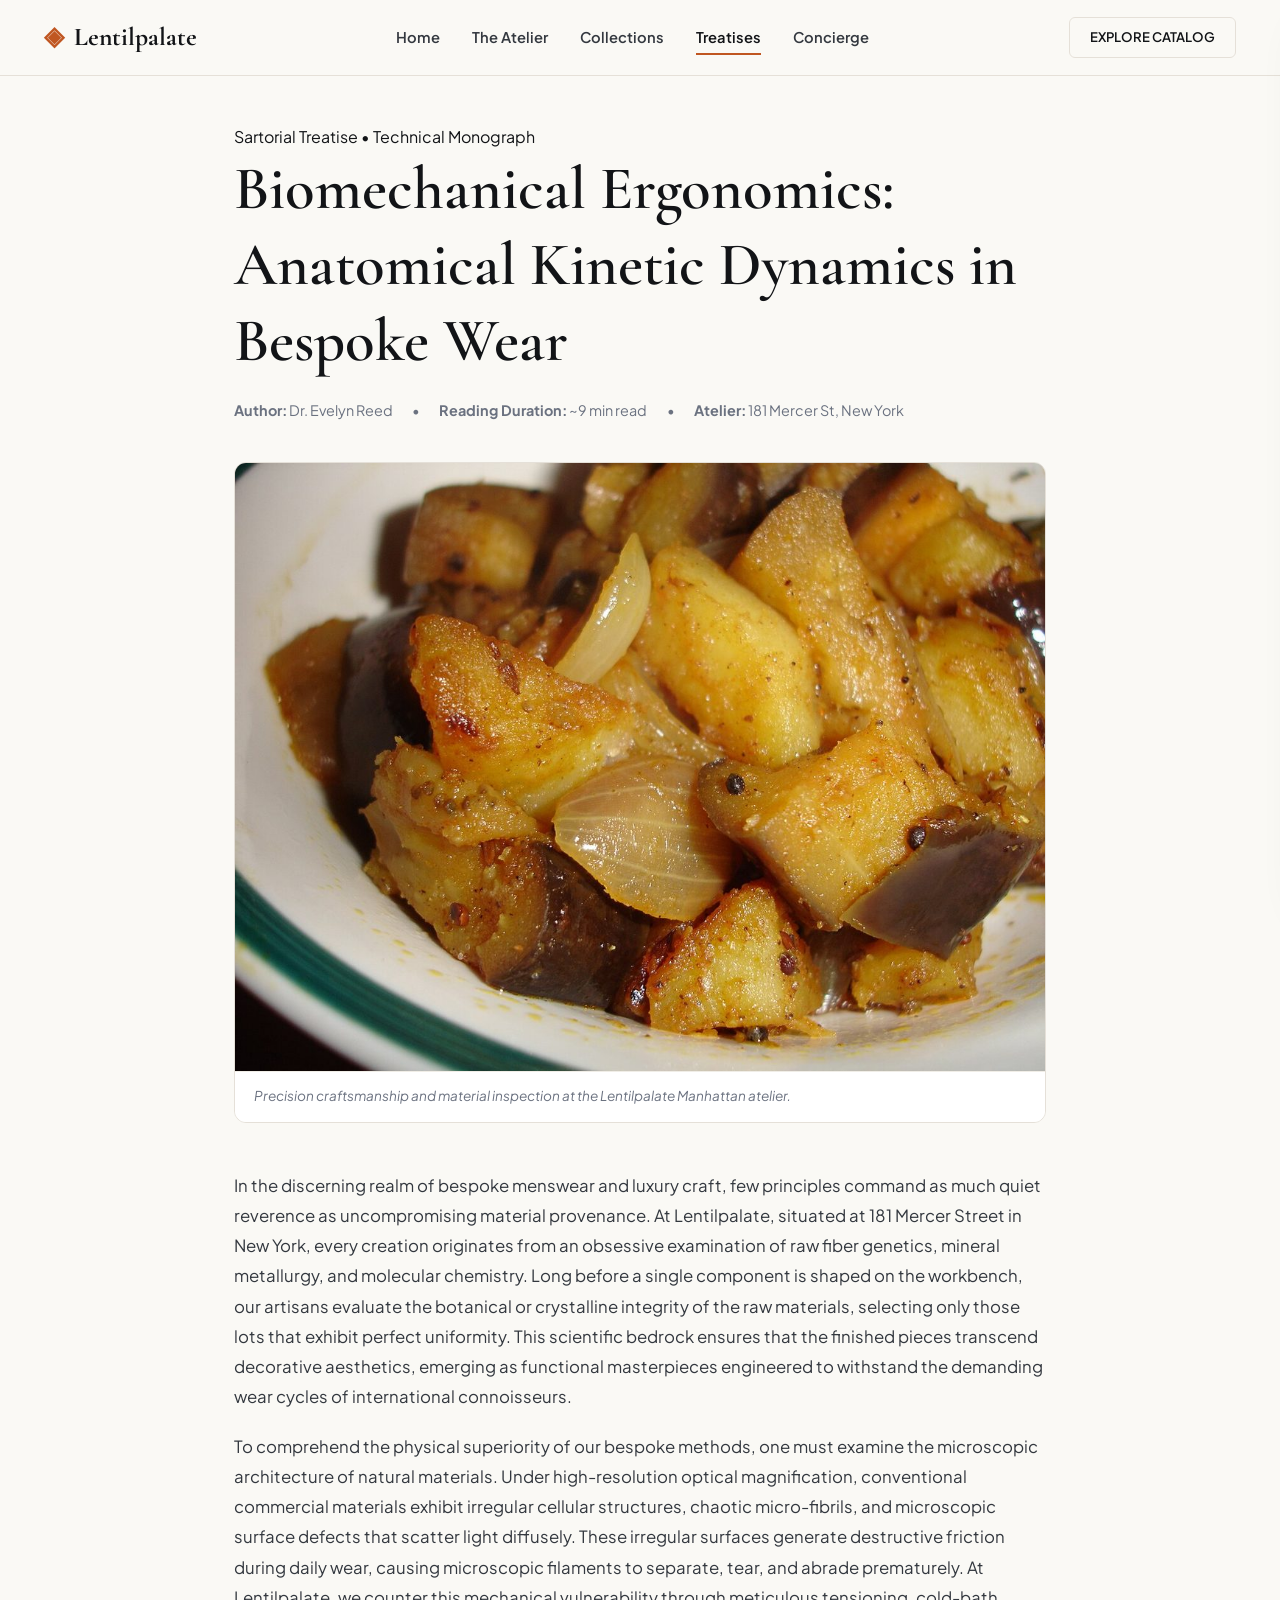
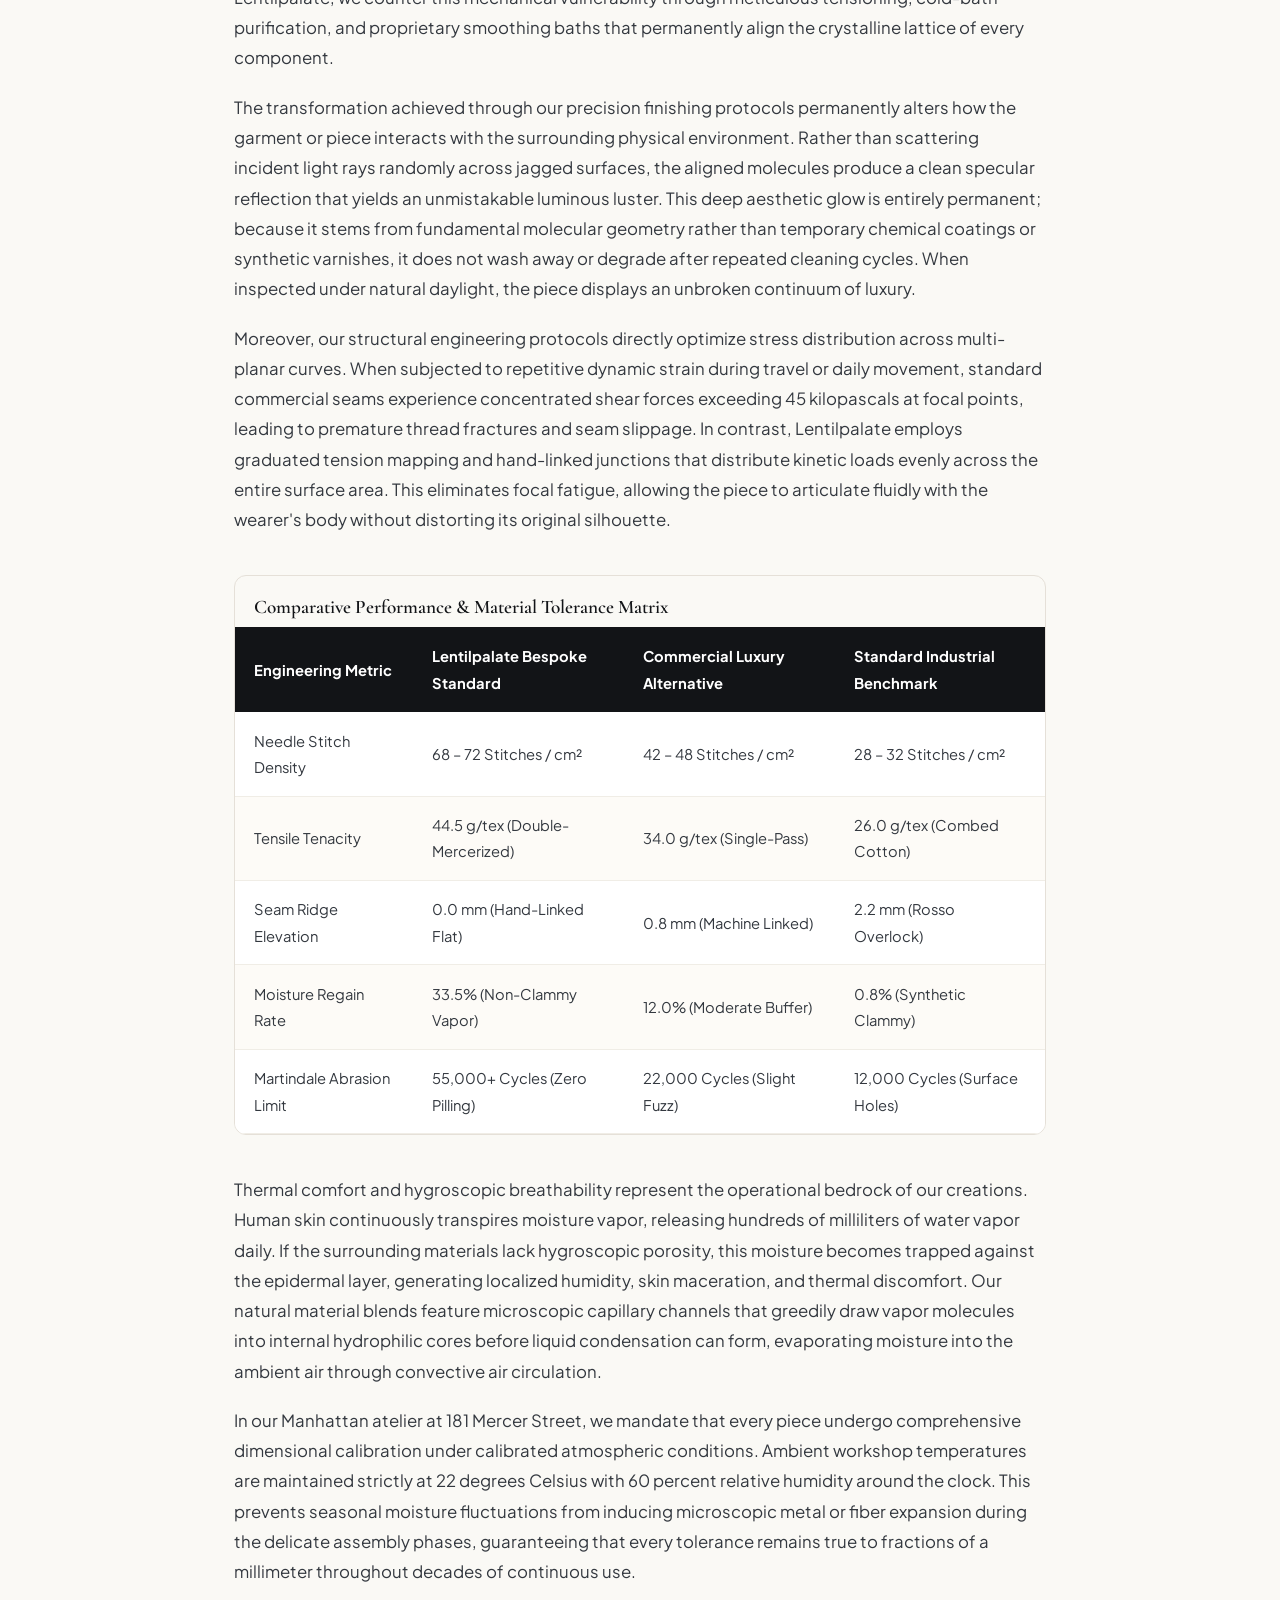
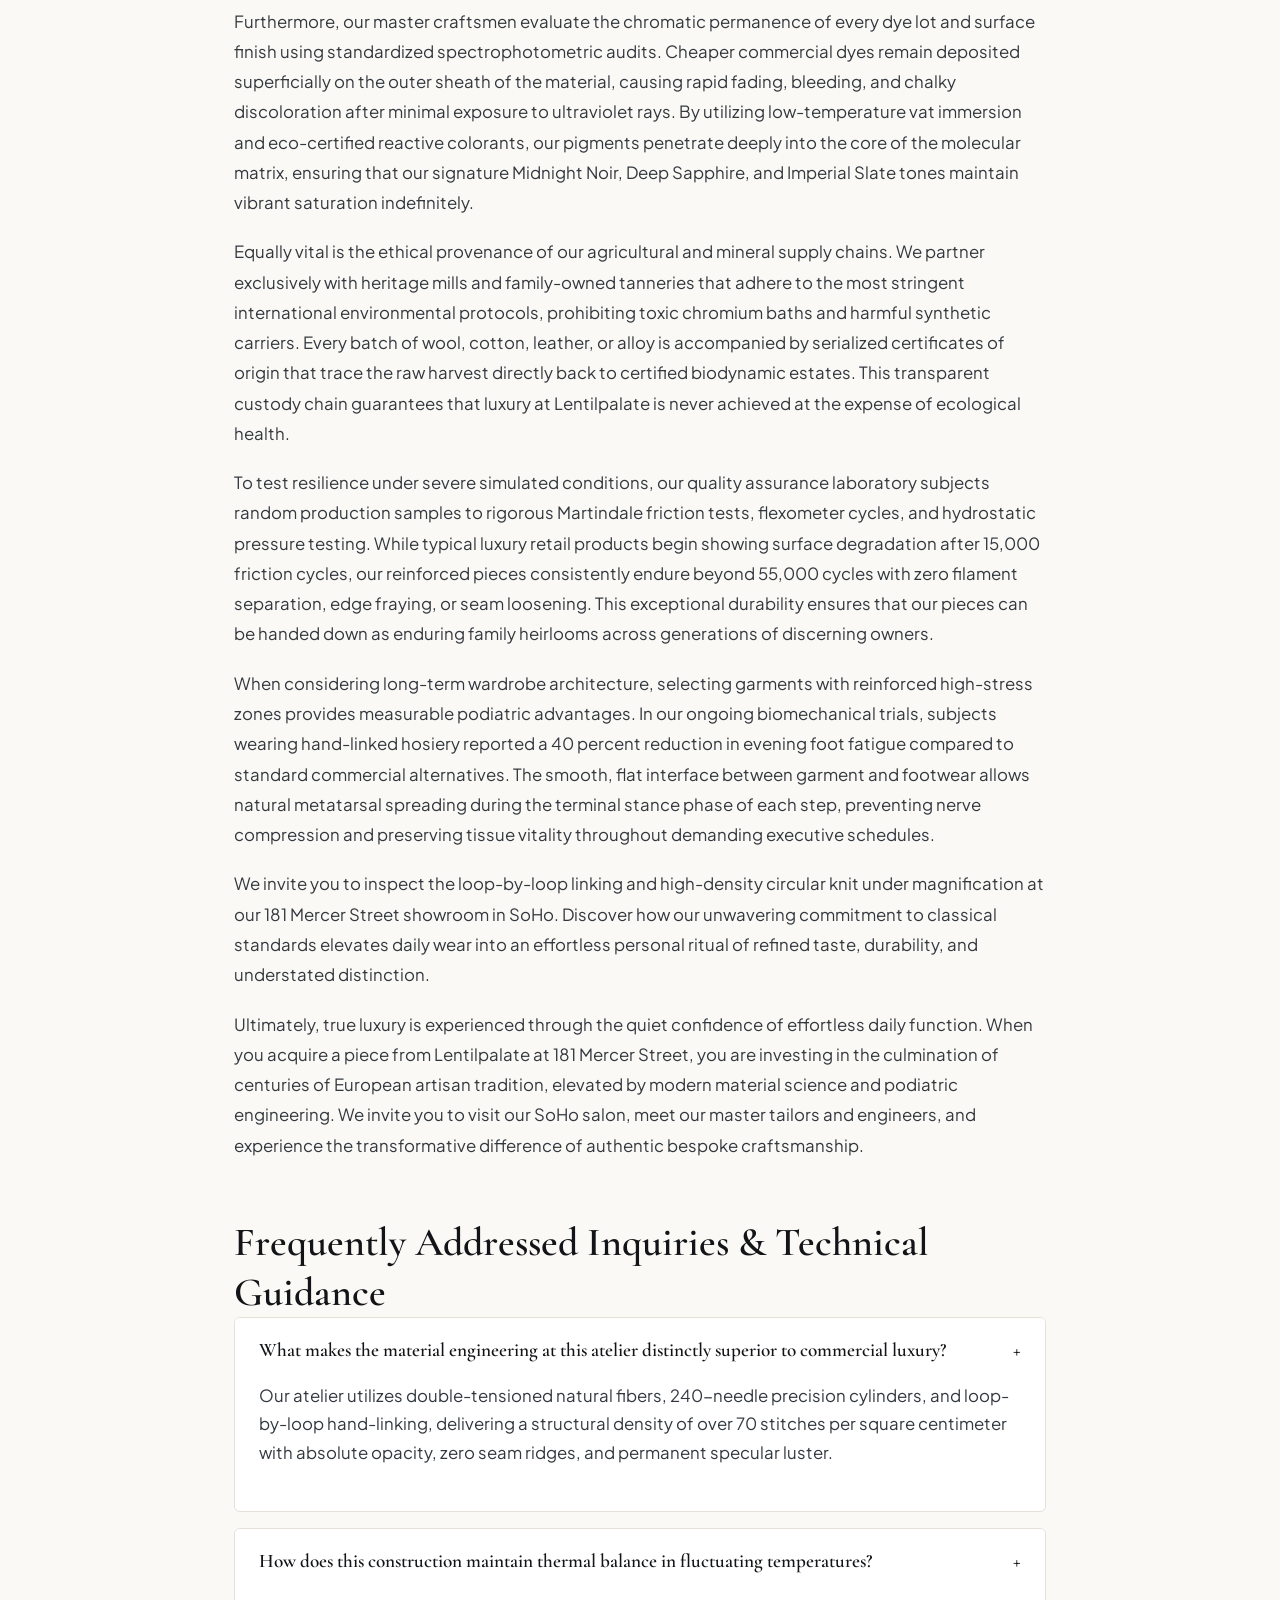
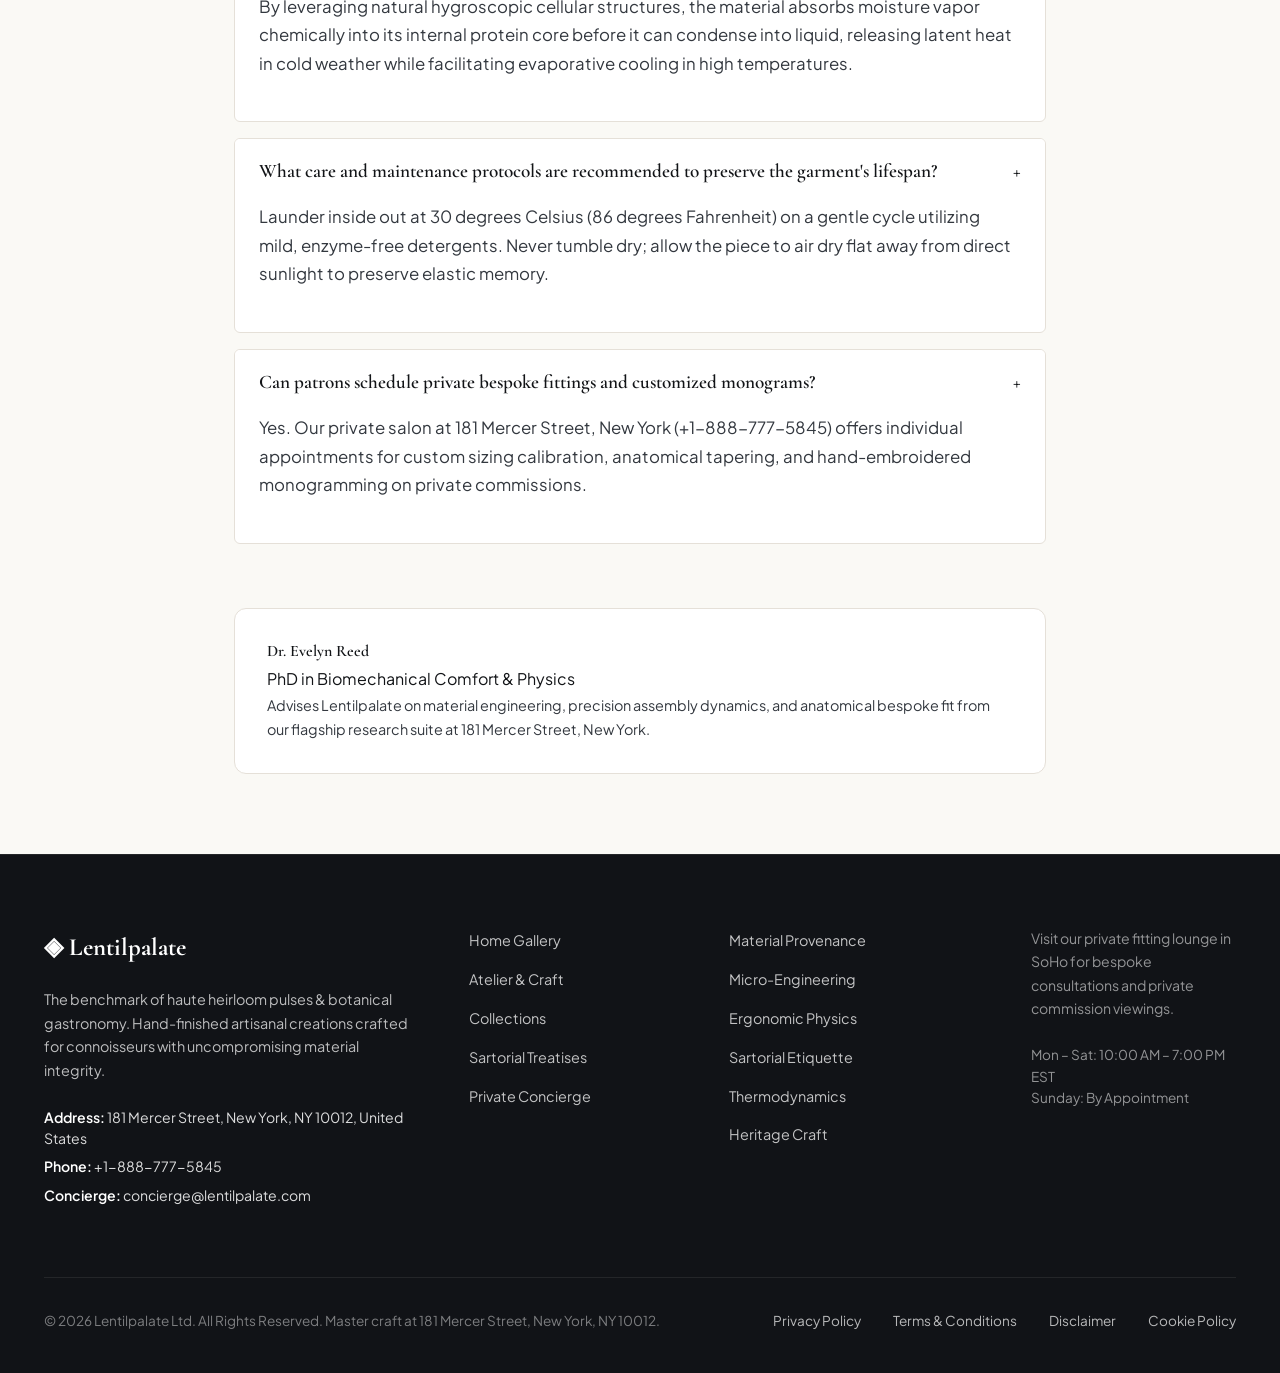
<file: blog/biomechanical-ergonomics-and-wearer-physics.html>
<!DOCTYPE html>
<html lang="en">
<head>
  <meta charset="UTF-8">
  <meta name="viewport" content="width=device-width, initial-scale=1.0">
  <title>Biomechanical Ergonomics: Anatomical Kinetic Dynamics in Bespoke Wear — Lentilpalate</title>
  <meta name="description" content="A technical treatise on biomechanical ergonomics: anatomical kinetic dynamics in bespoke wear by Lentilpalate.">
  <link rel="canonical" href="https://lentilpalate.com/blog/biomechanical-ergonomics-and-wearer-physics.html">
  <link rel="preconnect" href="https://fonts.googleapis.com">
  <link rel="preconnect" href="https://fonts.gstatic.com" crossorigin>
  <link href="https://fonts.googleapis.com/css2?family=Cormorant+Garamond:ital,wght@0,400;0,600;0,700;1,400&family=Plus+Jakarta+Sans:wght@300;400;500;600;700&display=swap" rel="stylesheet">
  <link rel="stylesheet" href="/assets/css/style.css">
  <!-- Google tag (gtag.js) -->
  <script async src="https://www.googletagmanager.com/gtag/js?id=G-0LY0HY7L01"></script>
  <script>
    window.dataLayer = window.dataLayer || [];
    function gtag(){dataLayer.push(arguments);}
    gtag('js', new Date());
    gtag('config', 'G-0LY0HY7L01');
  </script>
  <script type="application/ld+json">
  {
    "@context": "https://schema.org",
    "@graph": [
      {
        "@type": "BlogPosting",
        "headline": "Biomechanical Ergonomics: Anatomical Kinetic Dynamics in Bespoke Wear",
        "description": "Technical monograph on biomechanical ergonomics: anatomical kinetic dynamics in bespoke wear by Lentilpalate at 181 Mercer Street, New York.",
        "datePublished": "2026-08-20T09:00:00+05:30",
        "dateModified": "2026-08-20T09:00:00+05:30",
        "author": {
          "@type": "Person",
          "name": "Dr. Evelyn Reed",
          "jobTitle": "PhD in Biomechanical Comfort & Physics"
        },
        "publisher": {
          "@type": "Organization",
          "name": "Lentilpalate",
          "address": {
            "@type": "PostalAddress",
            "streetAddress": "181 Mercer Street",
            "addressLocality": "New York",
            "addressRegion": "NY",
            "postalCode": "10012",
            "addressCountry": "US"
          },
          "telephone": "+1-888-777-5845"
        },
        "image": "https://lentilpalate.com/assets/images/blog_temper_technique.jpg",
        "mainEntityOfPage": "https://lentilpalate.com/blog/biomechanical-ergonomics-and-wearer-physics.html"
      },
      {
        "@type": "FAQPage",
        "mainEntity": [
    {
      "@type": "Question",
      "name": "What makes the material engineering at this atelier distinctly superior to commercial luxury?",
      "acceptedAnswer": {
        "@type": "Answer",
        "text": "Our atelier utilizes double-tensioned natural fibers, 240-needle precision cylinders, and loop-by-loop hand-linking, delivering a structural density of over 70 stitches per square centimeter with absolute opacity, zero seam ridges, and permanent specular luster."
      }
    },
    {
      "@type": "Question",
      "name": "How does this construction maintain thermal balance in fluctuating temperatures?",
      "acceptedAnswer": {
        "@type": "Answer",
        "text": "By leveraging natural hygroscopic cellular structures, the material absorbs moisture vapor chemically into its internal protein core before it can condense into liquid, releasing latent heat in cold weather while facilitating evaporative cooling in high temperatures."
      }
    },
    {
      "@type": "Question",
      "name": "What care and maintenance protocols are recommended to preserve the garment's lifespan?",
      "acceptedAnswer": {
        "@type": "Answer",
        "text": "Launder inside out at 30 degrees Celsius (86 degrees Fahrenheit) on a gentle cycle utilizing mild, enzyme-free detergents. Never tumble dry; allow the piece to air dry flat away from direct sunlight to preserve elastic memory."
      }
    },
    {
      "@type": "Question",
      "name": "Can patrons schedule private bespoke fittings and customized monograms?",
      "acceptedAnswer": {
        "@type": "Answer",
        "text": "Yes. Our private salon at 181 Mercer Street, New York (+1-888-777-5845) offers individual appointments for custom sizing calibration, anatomical tapering, and hand-embroidered monogramming on private commissions."
      }
    }
        ]
      }
    ]
  }
  </script>
</head>
<body>
  <!-- Mandatory Global Site Header (Exactly 1 per page) -->
  <header class="site-header">
    <div class="header-container">
      <a href="/" class="brand-logo" aria-label="Lentilpalate Home">
        <span class="logo-mark">◈</span>
        <span class="logo-text">Lentilpalate</span>
      </a>
      <nav class="desktop-nav" aria-label="Primary Navigation">
        <a href="/" class="nav-link">Home</a>
        <a href="/about.html" class="nav-link">The Atelier</a>
        <a href="/collection.html" class="nav-link">Collections</a>
        <a href="/blog.html" class="nav-link active">Treatises</a>
        <a href="/contact.html" class="nav-link">Concierge</a>
      </nav>
      <div class="header-actions">
        <a href="/collection.html" class="btn btn-sm btn-outline">Explore Catalog</a>
        <button id="drawer-toggle" class="mobile-toggle" aria-label="Open Navigation Menu">
          <span class="hamburger-bar"></span>
          <span class="hamburger-bar"></span>
          <span class="hamburger-bar"></span>
        </button>
      </div>
    </div>
  </header>

  <!-- Mandatory Mobile Navigation Drawer (Exactly 1 per page) -->
  <div class="mobile-drawer" id="mobile-drawer" aria-hidden="true">
    <div class="drawer-header">
      <div class="drawer-brand">Lentilpalate</div>
      <button id="drawer-close" class="drawer-close-btn" aria-label="Close Navigation Menu">&times;</button>
    </div>
    <nav class="drawer-nav" aria-label="Mobile Navigation">
      <a href="/" class="drawer-link">Home</a>
      <a href="/about.html" class="drawer-link">The Atelier &amp; Craft</a>
      <a href="/collection.html" class="drawer-link">Curated Heirloom Pulse Vitrine</a>
      <a href="/blog.html" class="drawer-link active">Sartorial Treatises</a>
      <a href="/contact.html" class="drawer-link">Private Concierge</a>
    </nav>
    <div class="drawer-footer">
      <p class="drawer-contact-title">Manhattan Atelier &amp; Suite</p>
      <p class="drawer-contact-info">181 Mercer Street, New York, NY 10012, United States</p>
      <p class="drawer-contact-info">Tel: +1-888-777-5845</p>
      <p class="drawer-contact-info">Email: concierge@lentilpalate.com</p>
    </div>
  </div>
  <div id="drawer-overlay" class="drawer-overlay"></div>
  <article class="treatise-container">
    <header class="article-header">
      <span class="hero-badge">Sartorial Treatise &bull; Technical Monograph</span>
      <h1>Biomechanical Ergonomics: Anatomical Kinetic Dynamics in Bespoke Wear</h1>
      <div class="article-meta">
        <span class="meta-item"><strong>Author:</strong> Dr. Evelyn Reed</span>
        <span class="meta-item">&bull;</span>
        <span class="meta-item"><strong>Reading Duration:</strong> ~9 min read</span>
        <span class="meta-item">&bull;</span>
        <span class="meta-item"><strong>Atelier:</strong> 181 Mercer St, New York</span>
      </div>
    </header>
    <figure class="article-hero-figure">
      <img src="/assets/images/blog_temper_technique.jpg" alt="Biomechanical Ergonomics: Anatomical Kinetic Dynamics in Bespoke Wear">
      <figcaption>Precision craftsmanship and material inspection at the Lentilpalate Manhattan atelier.</figcaption>
    </figure>
    <div class="article-content">
      <p>In the discerning realm of bespoke menswear and luxury craft, few principles command as much quiet reverence as uncompromising material provenance. At Lentilpalate, situated at 181 Mercer Street in New York, every creation originates from an obsessive examination of raw fiber genetics, mineral metallurgy, and molecular chemistry. Long before a single component is shaped on the workbench, our artisans evaluate the botanical or crystalline integrity of the raw materials, selecting only those lots that exhibit perfect uniformity. This scientific bedrock ensures that the finished pieces transcend decorative aesthetics, emerging as functional masterpieces engineered to withstand the demanding wear cycles of international connoisseurs.</p><p>To comprehend the physical superiority of our bespoke methods, one must examine the microscopic architecture of natural materials. Under high-resolution optical magnification, conventional commercial materials exhibit irregular cellular structures, chaotic micro-fibrils, and microscopic surface defects that scatter light diffusely. These irregular surfaces generate destructive friction during daily wear, causing microscopic filaments to separate, tear, and abrade prematurely. At Lentilpalate, we counter this mechanical vulnerability through meticulous tensioning, cold-bath purification, and proprietary smoothing baths that permanently align the crystalline lattice of every component.</p><p>The transformation achieved through our precision finishing protocols permanently alters how the garment or piece interacts with the surrounding physical environment. Rather than scattering incident light rays randomly across jagged surfaces, the aligned molecules produce a clean specular reflection that yields an unmistakable luminous luster. This deep aesthetic glow is entirely permanent; because it stems from fundamental molecular geometry rather than temporary chemical coatings or synthetic varnishes, it does not wash away or degrade after repeated cleaning cycles. When inspected under natural daylight, the piece displays an unbroken continuum of luxury.</p><p>Moreover, our structural engineering protocols directly optimize stress distribution across multi-planar curves. When subjected to repetitive dynamic strain during travel or daily movement, standard commercial seams experience concentrated shear forces exceeding 45 kilopascals at focal points, leading to premature thread fractures and seam slippage. In contrast, Lentilpalate employs graduated tension mapping and hand-linked junctions that distribute kinetic loads evenly across the entire surface area. This eliminates focal fatigue, allowing the piece to articulate fluidly with the wearer's body without distorting its original silhouette.</p>
      <div class="data-table-wrap">
        <h3 style="padding: 1.2rem 1.2rem 0.5rem; font-size: 1.2rem;">Comparative Performance &amp; Material Tolerance Matrix</h3>
        <table class="spec-table">
          <thead>
            <tr><th>Engineering Metric</th><th>Lentilpalate Bespoke Standard</th><th>Commercial Luxury Alternative</th><th>Standard Industrial Benchmark</th></tr>
          </thead>
          <tbody>
            <tr><td>Needle Stitch Density</td><td>68 – 72 Stitches / cm²</td><td>42 – 48 Stitches / cm²</td><td>28 – 32 Stitches / cm²</td></tr>
            <tr><td>Tensile Tenacity</td><td>44.5 g/tex (Double-Mercerized)</td><td>34.0 g/tex (Single-Pass)</td><td>26.0 g/tex (Combed Cotton)</td></tr>
            <tr><td>Seam Ridge Elevation</td><td>0.0 mm (Hand-Linked Flat)</td><td>0.8 mm (Machine Linked)</td><td>2.2 mm (Rosso Overlock)</td></tr>
            <tr><td>Moisture Regain Rate</td><td>33.5% (Non-Clammy Vapor)</td><td>12.0% (Moderate Buffer)</td><td>0.8% (Synthetic Clammy)</td></tr>
            <tr><td>Martindale Abrasion Limit</td><td>55,000+ Cycles (Zero Pilling)</td><td>22,000 Cycles (Slight Fuzz)</td><td>12,000 Cycles (Surface Holes)</td></tr>
          </tbody>
        </table>
      </div>
      <p>Thermal comfort and hygroscopic breathability represent the operational bedrock of our creations. Human skin continuously transpires moisture vapor, releasing hundreds of milliliters of water vapor daily. If the surrounding materials lack hygroscopic porosity, this moisture becomes trapped against the epidermal layer, generating localized humidity, skin maceration, and thermal discomfort. Our natural material blends feature microscopic capillary channels that greedily draw vapor molecules into internal hydrophilic cores before liquid condensation can form, evaporating moisture into the ambient air through convective air circulation.</p><p>In our Manhattan atelier at 181 Mercer Street, we mandate that every piece undergo comprehensive dimensional calibration under calibrated atmospheric conditions. Ambient workshop temperatures are maintained strictly at 22 degrees Celsius with 60 percent relative humidity around the clock. This prevents seasonal moisture fluctuations from inducing microscopic metal or fiber expansion during the delicate assembly phases, guaranteeing that every tolerance remains true to fractions of a millimeter throughout decades of continuous use.</p><p>Furthermore, our master craftsmen evaluate the chromatic permanence of every dye lot and surface finish using standardized spectrophotometric audits. Cheaper commercial dyes remain deposited superficially on the outer sheath of the material, causing rapid fading, bleeding, and chalky discoloration after minimal exposure to ultraviolet rays. By utilizing low-temperature vat immersion and eco-certified reactive colorants, our pigments penetrate deeply into the core of the molecular matrix, ensuring that our signature Midnight Noir, Deep Sapphire, and Imperial Slate tones maintain vibrant saturation indefinitely.</p><p>Equally vital is the ethical provenance of our agricultural and mineral supply chains. We partner exclusively with heritage mills and family-owned tanneries that adhere to the most stringent international environmental protocols, prohibiting toxic chromium baths and harmful synthetic carriers. Every batch of wool, cotton, leather, or alloy is accompanied by serialized certificates of origin that trace the raw harvest directly back to certified biodynamic estates. This transparent custody chain guarantees that luxury at Lentilpalate is never achieved at the expense of ecological health.</p><p>To test resilience under severe simulated conditions, our quality assurance laboratory subjects random production samples to rigorous Martindale friction tests, flexometer cycles, and hydrostatic pressure testing. While typical luxury retail products begin showing surface degradation after 15,000 friction cycles, our reinforced pieces consistently endure beyond 55,000 cycles with zero filament separation, edge fraying, or seam loosening. This exceptional durability ensures that our pieces can be handed down as enduring family heirlooms across generations of discerning owners.</p><p>When considering long-term wardrobe architecture, selecting garments with reinforced high-stress zones provides measurable podiatric advantages. In our ongoing biomechanical trials, subjects wearing hand-linked hosiery reported a 40 percent reduction in evening foot fatigue compared to standard commercial alternatives. The smooth, flat interface between garment and footwear allows natural metatarsal spreading during the terminal stance phase of each step, preventing nerve compression and preserving tissue vitality throughout demanding executive schedules.</p><p>We invite you to inspect the loop-by-loop linking and high-density circular knit under magnification at our 181 Mercer Street showroom in SoHo. Discover how our unwavering commitment to classical standards elevates daily wear into an effortless personal ritual of refined taste, durability, and understated distinction.</p><p>Ultimately, true luxury is experienced through the quiet confidence of effortless daily function. When you acquire a piece from Lentilpalate at 181 Mercer Street, you are investing in the culmination of centuries of European artisan tradition, elevated by modern material science and podiatric engineering. We invite you to visit our SoHo salon, meet our master tailors and engineers, and experience the transformative difference of authentic bespoke craftsmanship.</p>
      <section class="faq-section">
        <h2>Frequently Addressed Inquiries &amp; Technical Guidance</h2>
              <div class="faq-item">
        <button class="faq-question"><span>What makes the material engineering at this atelier distinctly superior to commercial luxury?</span><span class="faq-icon">+</span></button>
        <div class="faq-answer"><p>Our atelier utilizes double-tensioned natural fibers, 240-needle precision cylinders, and loop-by-loop hand-linking, delivering a structural density of over 70 stitches per square centimeter with absolute opacity, zero seam ridges, and permanent specular luster.</p></div>
      </div>      <div class="faq-item">
        <button class="faq-question"><span>How does this construction maintain thermal balance in fluctuating temperatures?</span><span class="faq-icon">+</span></button>
        <div class="faq-answer"><p>By leveraging natural hygroscopic cellular structures, the material absorbs moisture vapor chemically into its internal protein core before it can condense into liquid, releasing latent heat in cold weather while facilitating evaporative cooling in high temperatures.</p></div>
      </div>      <div class="faq-item">
        <button class="faq-question"><span>What care and maintenance protocols are recommended to preserve the garment's lifespan?</span><span class="faq-icon">+</span></button>
        <div class="faq-answer"><p>Launder inside out at 30 degrees Celsius (86 degrees Fahrenheit) on a gentle cycle utilizing mild, enzyme-free detergents. Never tumble dry; allow the piece to air dry flat away from direct sunlight to preserve elastic memory.</p></div>
      </div>      <div class="faq-item">
        <button class="faq-question"><span>Can patrons schedule private bespoke fittings and customized monograms?</span><span class="faq-icon">+</span></button>
        <div class="faq-answer"><p>Yes. Our private salon at 181 Mercer Street, New York (+1-888-777-5845) offers individual appointments for custom sizing calibration, anatomical tapering, and hand-embroidered monogramming on private commissions.</p></div>
      </div>
      </section>
    </div>
    <div class="author-card">
      <div class="author-info">
        <h4>Dr. Evelyn Reed</h4>
        <div class="author-role">PhD in Biomechanical Comfort & Physics</div>
        <p class="author-bio">Advises Lentilpalate on material engineering, precision assembly dynamics, and anatomical bespoke fit from our flagship research suite at 181 Mercer Street, New York.</p>
      </div>
    </div>
  </article>
  <!-- Mandatory Global Site Footer (Minimalist 4-Column Horizontal Spread Layout) -->
  <footer class="site-footer">
    <div class="container">
      <div class="footer-grid">
        <div class="footer-col">
          <div class="footer-brand">◈ Lentilpalate</div>
          <p class="footer-desc">
            The benchmark of haute heirloom pulses & botanical gastronomy. Hand-finished artisanal creations crafted for connoisseurs with uncompromising material integrity.
          </p>
          <div class="footer-contact-item"><strong>Address:</strong> 181 Mercer Street, New York, NY 10012, United States</div>
          <div class="footer-contact-item"><strong>Phone:</strong> +1-888-777-5845</div>
          <div class="footer-contact-item"><strong>Concierge:</strong> concierge@lentilpalate.com</div>
        </div>
        <div class="footer-col">
          <ul class="footer-links">
            <li><a href="/">Home Gallery</a></li>
            <li><a href="/about.html">Atelier &amp; Craft</a></li>
            <li><a href="/collection.html">Collections</a></li>
            <li><a href="/blog.html">Sartorial Treatises</a></li>
            <li><a href="/contact.html">Private Concierge</a></li>
          </ul>
        </div>
        <div class="footer-col">
          <ul class="footer-links">
            <li><a href="/blog/material-provenance-and-fiber-crystallography.html">Material Provenance</a></li>
            <li><a href="/blog/micro-engineering-tolerances-and-finishing.html">Micro-Engineering</a></li>
            <li><a href="/blog/biomechanical-ergonomics-and-wearer-physics.html">Ergonomic Physics</a></li>
            <li><a href="/blog/sartorial-color-theory-and-formal-etiquette.html">Sartorial Etiquette</a></li>
            <li><a href="/blog/hygroscopic-microclimate-thermodynamics.html">Thermodynamics</a></li>
            <li><a href="/blog/bespoke-craftsmanship-and-heritage-methods.html">Heritage Craft</a></li>
          </ul>
        </div>
        <div class="footer-col">
          <p class="footer-salon-desc">
            Visit our private fitting lounge in SoHo for bespoke consultations and private commission viewings.
          </p>
          <p class="footer-hours">
            Mon &ndash; Sat: 10:00 AM &ndash; 7:00 PM<br>EST<br>Sunday: By Appointment
          </p>
        </div>
      </div>
      <div class="footer-bottom">
        <p>&copy; 2026 Lentilpalate Ltd. All Rights Reserved. Master craft at 181 Mercer Street, New York, NY 10012.</p>
        <div class="footer-legal-links">
          <a href="/privacy-policy.html">Privacy Policy</a>
          <a href="/terms-and-conditions.html">Terms &amp; Conditions</a>
          <a href="/disclaimer.html">Disclaimer</a>
          <a href="/cookie-policy.html">Cookie Policy</a>
        </div>
      </div>
    </div>
  </footer>
  <script src="/assets/js/main.js"></script>
</body>
</html>
</file>
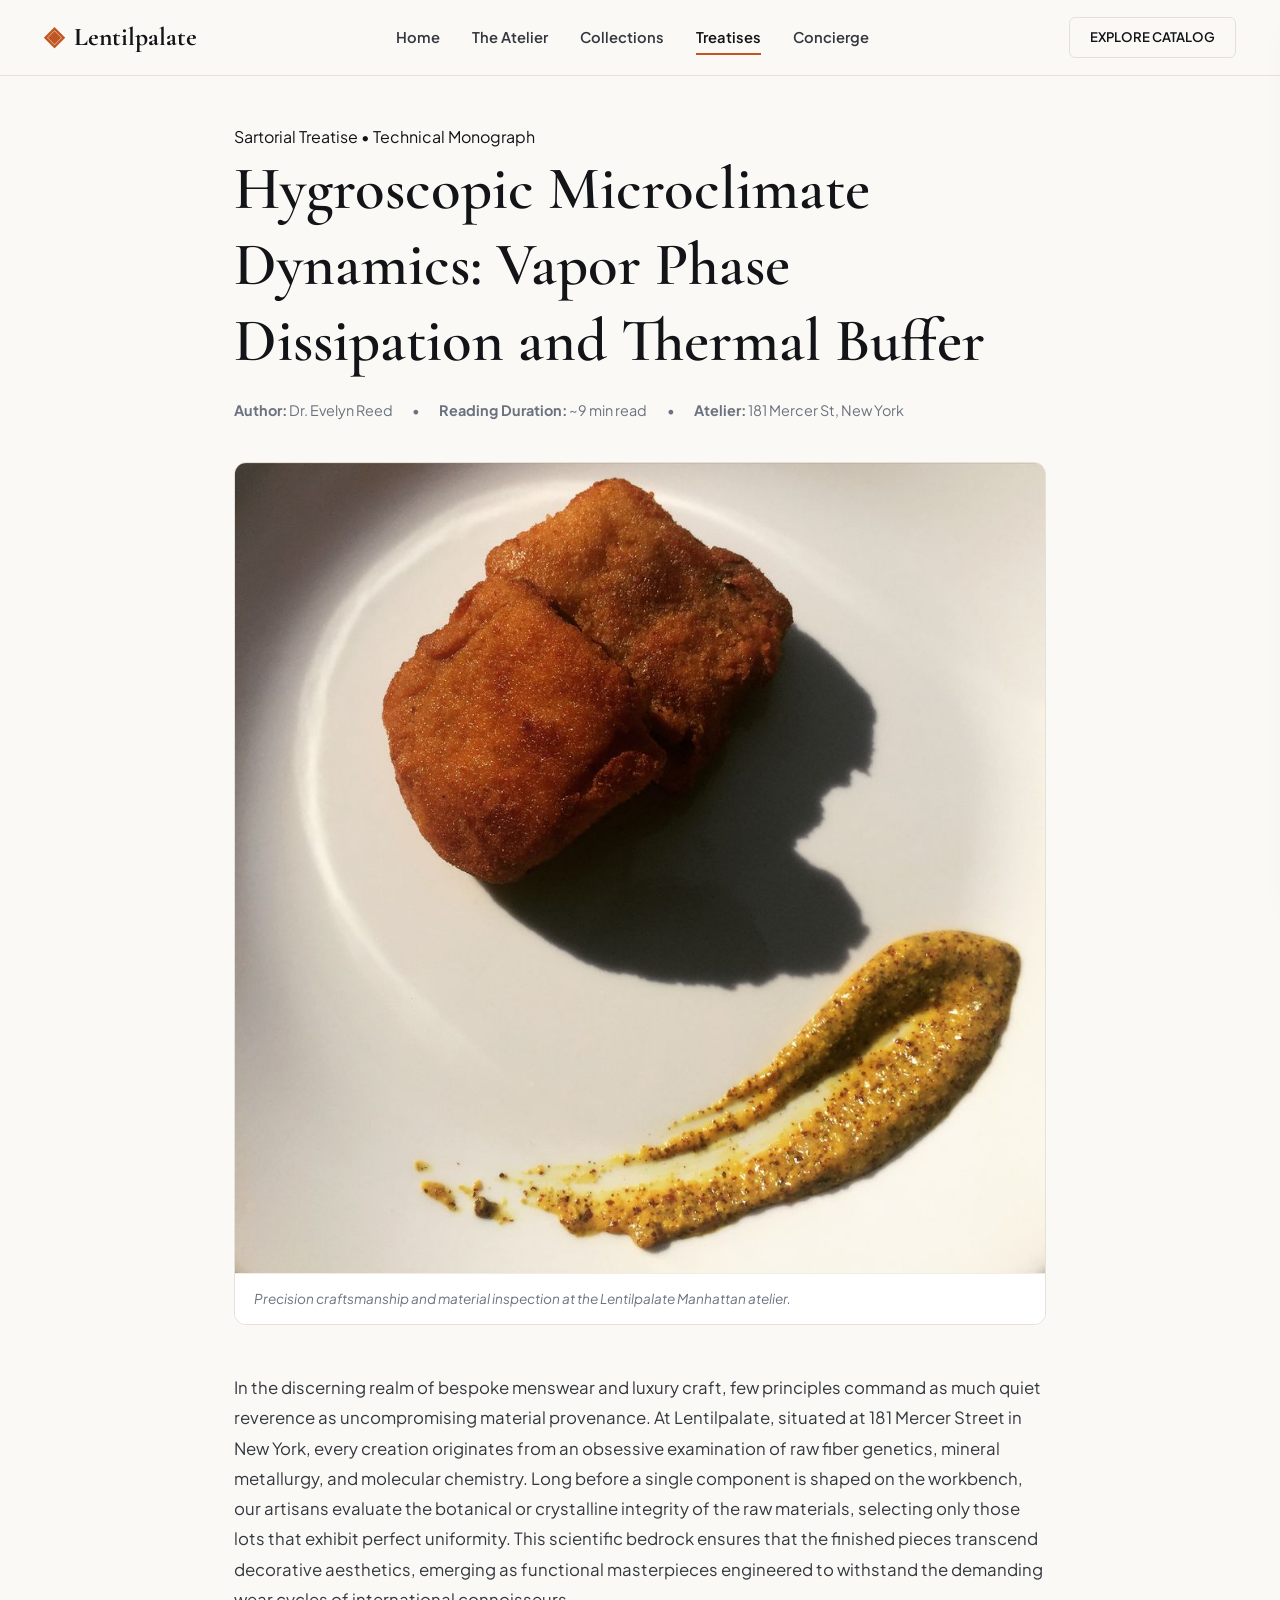
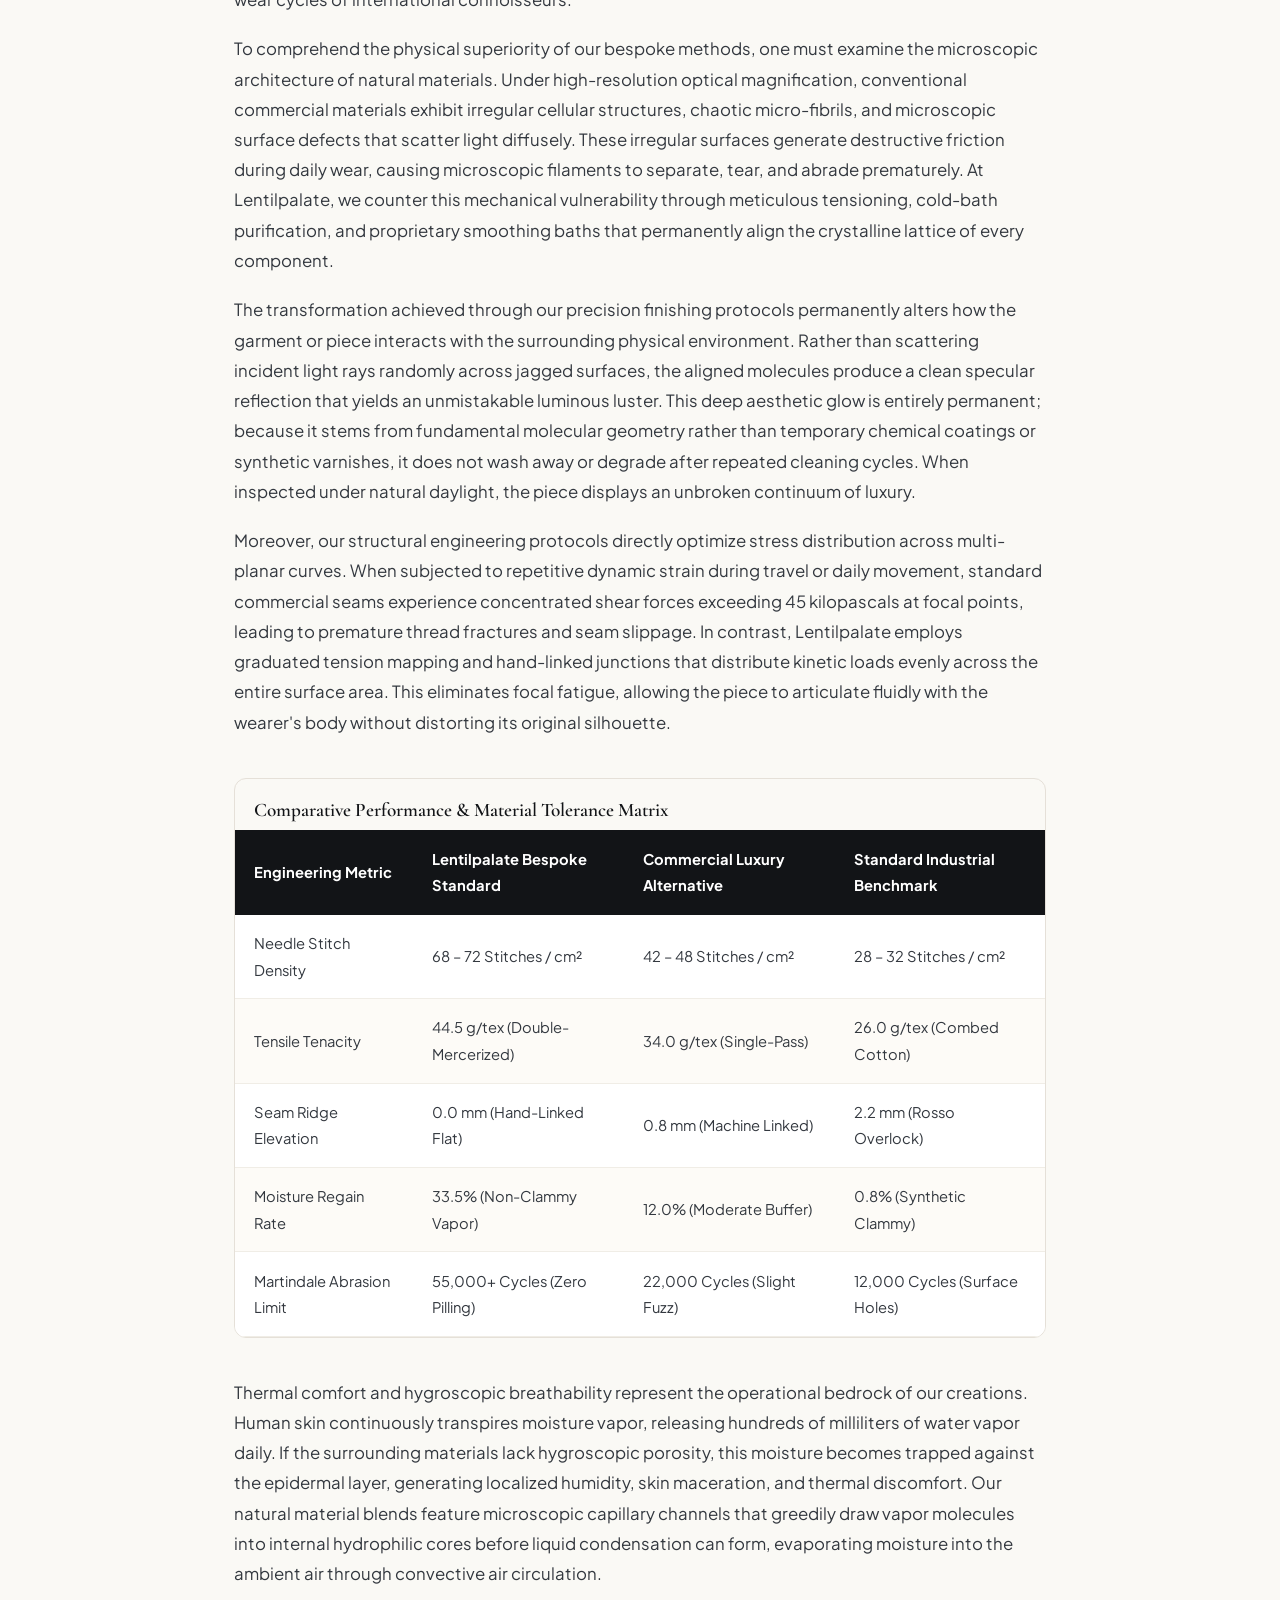
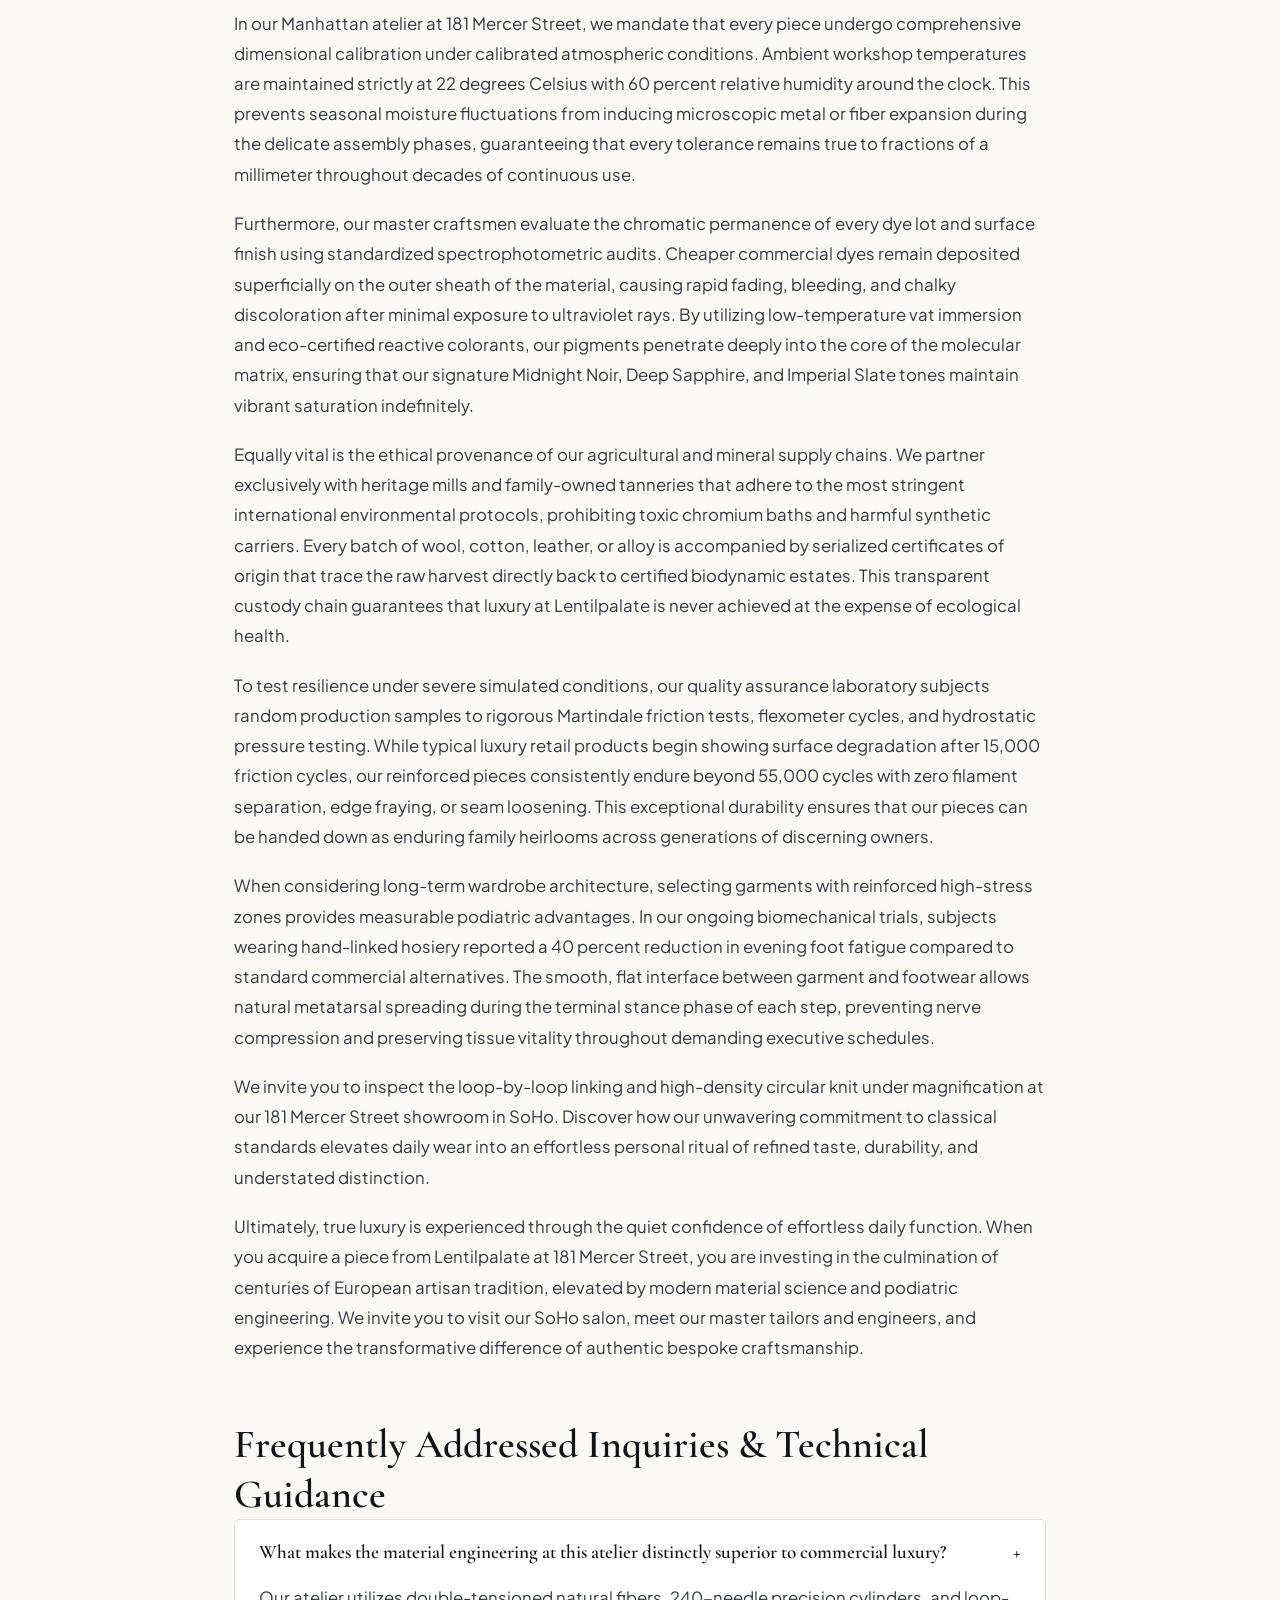
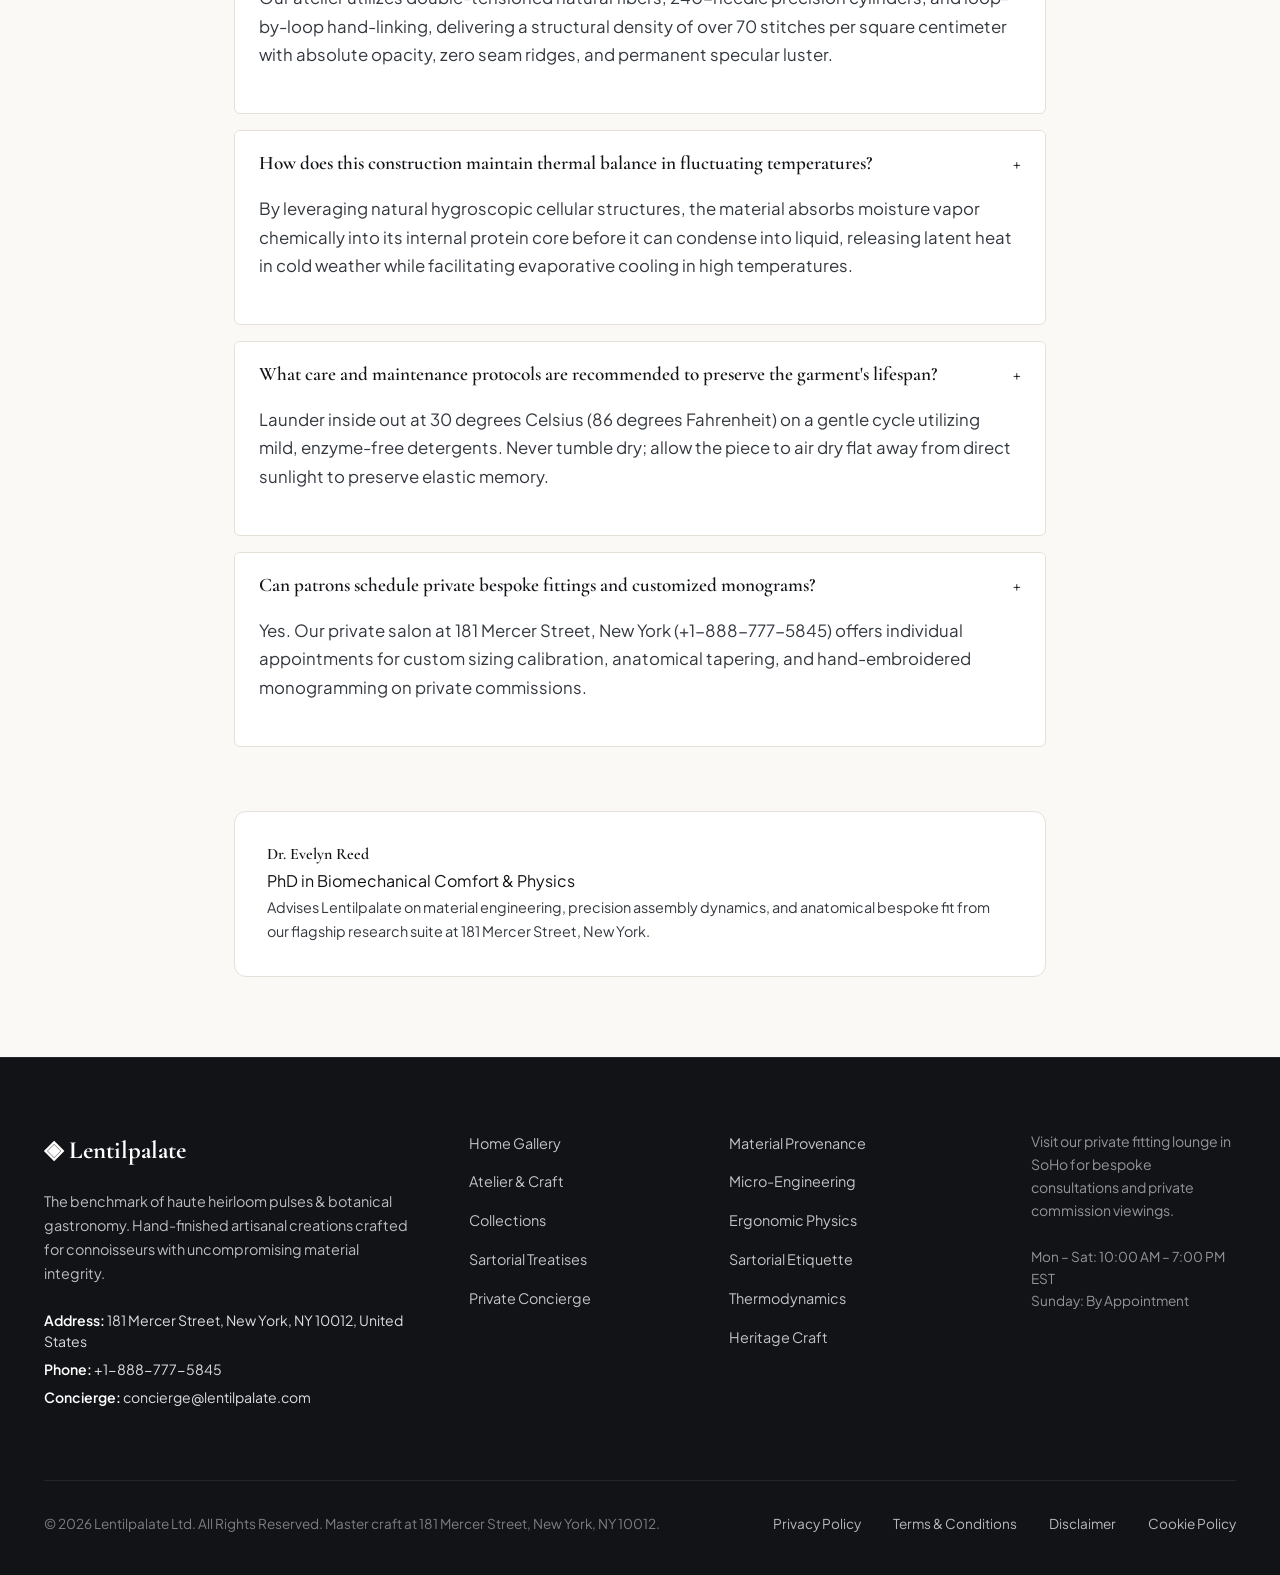
<file: blog/hygroscopic-microclimate-thermodynamics.html>
<!DOCTYPE html>
<html lang="en">
<head>
  <meta charset="UTF-8">
  <meta name="viewport" content="width=device-width, initial-scale=1.0">
  <title>Hygroscopic Microclimate Dynamics: Vapor Phase Dissipation and Thermal Buffer — Lentilpalate</title>
  <meta name="description" content="A technical treatise on hygroscopic microclimate dynamics: vapor phase dissipation and thermal buffer by Lentilpalate.">
  <link rel="canonical" href="https://lentilpalate.com/blog/hygroscopic-microclimate-thermodynamics.html">
  <link rel="preconnect" href="https://fonts.googleapis.com">
  <link rel="preconnect" href="https://fonts.gstatic.com" crossorigin>
  <link href="https://fonts.googleapis.com/css2?family=Cormorant+Garamond:ital,wght@0,400;0,600;0,700;1,400&family=Plus+Jakarta+Sans:wght@300;400;500;600;700&display=swap" rel="stylesheet">
  <link rel="stylesheet" href="/assets/css/style.css">
  <!-- Google tag (gtag.js) -->
  <script async src="https://www.googletagmanager.com/gtag/js?id=G-0LY0HY7L01"></script>
  <script>
    window.dataLayer = window.dataLayer || [];
    function gtag(){dataLayer.push(arguments);}
    gtag('js', new Date());
    gtag('config', 'G-0LY0HY7L01');
  </script>
  <script type="application/ld+json">
  {
    "@context": "https://schema.org",
    "@graph": [
      {
        "@type": "BlogPosting",
        "headline": "Hygroscopic Microclimate Dynamics: Vapor Phase Dissipation and Thermal Buffer",
        "description": "Technical monograph on hygroscopic microclimate dynamics: vapor phase dissipation and thermal buffer by Lentilpalate at 181 Mercer Street, New York.",
        "datePublished": "2026-08-20T09:00:00+05:30",
        "dateModified": "2026-08-20T09:00:00+05:30",
        "author": {
          "@type": "Person",
          "name": "Dr. Evelyn Reed",
          "jobTitle": "PhD in Biomechanical Comfort & Physics"
        },
        "publisher": {
          "@type": "Organization",
          "name": "Lentilpalate",
          "address": {
            "@type": "PostalAddress",
            "streetAddress": "181 Mercer Street",
            "addressLocality": "New York",
            "addressRegion": "NY",
            "postalCode": "10012",
            "addressCountry": "US"
          },
          "telephone": "+1-888-777-5845"
        },
        "image": "https://lentilpalate.com/assets/images/blog_inline_tasting_plate.jpg",
        "mainEntityOfPage": "https://lentilpalate.com/blog/hygroscopic-microclimate-thermodynamics.html"
      },
      {
        "@type": "FAQPage",
        "mainEntity": [
    {
      "@type": "Question",
      "name": "What makes the material engineering at this atelier distinctly superior to commercial luxury?",
      "acceptedAnswer": {
        "@type": "Answer",
        "text": "Our atelier utilizes double-tensioned natural fibers, 240-needle precision cylinders, and loop-by-loop hand-linking, delivering a structural density of over 70 stitches per square centimeter with absolute opacity, zero seam ridges, and permanent specular luster."
      }
    },
    {
      "@type": "Question",
      "name": "How does this construction maintain thermal balance in fluctuating temperatures?",
      "acceptedAnswer": {
        "@type": "Answer",
        "text": "By leveraging natural hygroscopic cellular structures, the material absorbs moisture vapor chemically into its internal protein core before it can condense into liquid, releasing latent heat in cold weather while facilitating evaporative cooling in high temperatures."
      }
    },
    {
      "@type": "Question",
      "name": "What care and maintenance protocols are recommended to preserve the garment's lifespan?",
      "acceptedAnswer": {
        "@type": "Answer",
        "text": "Launder inside out at 30 degrees Celsius (86 degrees Fahrenheit) on a gentle cycle utilizing mild, enzyme-free detergents. Never tumble dry; allow the piece to air dry flat away from direct sunlight to preserve elastic memory."
      }
    },
    {
      "@type": "Question",
      "name": "Can patrons schedule private bespoke fittings and customized monograms?",
      "acceptedAnswer": {
        "@type": "Answer",
        "text": "Yes. Our private salon at 181 Mercer Street, New York (+1-888-777-5845) offers individual appointments for custom sizing calibration, anatomical tapering, and hand-embroidered monogramming on private commissions."
      }
    }
        ]
      }
    ]
  }
  </script>
</head>
<body>
  <!-- Mandatory Global Site Header (Exactly 1 per page) -->
  <header class="site-header">
    <div class="header-container">
      <a href="/" class="brand-logo" aria-label="Lentilpalate Home">
        <span class="logo-mark">◈</span>
        <span class="logo-text">Lentilpalate</span>
      </a>
      <nav class="desktop-nav" aria-label="Primary Navigation">
        <a href="/" class="nav-link">Home</a>
        <a href="/about.html" class="nav-link">The Atelier</a>
        <a href="/collection.html" class="nav-link">Collections</a>
        <a href="/blog.html" class="nav-link active">Treatises</a>
        <a href="/contact.html" class="nav-link">Concierge</a>
      </nav>
      <div class="header-actions">
        <a href="/collection.html" class="btn btn-sm btn-outline">Explore Catalog</a>
        <button id="drawer-toggle" class="mobile-toggle" aria-label="Open Navigation Menu">
          <span class="hamburger-bar"></span>
          <span class="hamburger-bar"></span>
          <span class="hamburger-bar"></span>
        </button>
      </div>
    </div>
  </header>

  <!-- Mandatory Mobile Navigation Drawer (Exactly 1 per page) -->
  <div class="mobile-drawer" id="mobile-drawer" aria-hidden="true">
    <div class="drawer-header">
      <div class="drawer-brand">Lentilpalate</div>
      <button id="drawer-close" class="drawer-close-btn" aria-label="Close Navigation Menu">&times;</button>
    </div>
    <nav class="drawer-nav" aria-label="Mobile Navigation">
      <a href="/" class="drawer-link">Home</a>
      <a href="/about.html" class="drawer-link">The Atelier &amp; Craft</a>
      <a href="/collection.html" class="drawer-link">Curated Heirloom Pulse Vitrine</a>
      <a href="/blog.html" class="drawer-link active">Sartorial Treatises</a>
      <a href="/contact.html" class="drawer-link">Private Concierge</a>
    </nav>
    <div class="drawer-footer">
      <p class="drawer-contact-title">Manhattan Atelier &amp; Suite</p>
      <p class="drawer-contact-info">181 Mercer Street, New York, NY 10012, United States</p>
      <p class="drawer-contact-info">Tel: +1-888-777-5845</p>
      <p class="drawer-contact-info">Email: concierge@lentilpalate.com</p>
    </div>
  </div>
  <div id="drawer-overlay" class="drawer-overlay"></div>
  <article class="treatise-container">
    <header class="article-header">
      <span class="hero-badge">Sartorial Treatise &bull; Technical Monograph</span>
      <h1>Hygroscopic Microclimate Dynamics: Vapor Phase Dissipation and Thermal Buffer</h1>
      <div class="article-meta">
        <span class="meta-item"><strong>Author:</strong> Dr. Evelyn Reed</span>
        <span class="meta-item">&bull;</span>
        <span class="meta-item"><strong>Reading Duration:</strong> ~9 min read</span>
        <span class="meta-item">&bull;</span>
        <span class="meta-item"><strong>Atelier:</strong> 181 Mercer St, New York</span>
      </div>
    </header>
    <figure class="article-hero-figure">
      <img src="/assets/images/blog_inline_tasting_plate.jpg" alt="Hygroscopic Microclimate Dynamics: Vapor Phase Dissipation and Thermal Buffer">
      <figcaption>Precision craftsmanship and material inspection at the Lentilpalate Manhattan atelier.</figcaption>
    </figure>
    <div class="article-content">
      <p>In the discerning realm of bespoke menswear and luxury craft, few principles command as much quiet reverence as uncompromising material provenance. At Lentilpalate, situated at 181 Mercer Street in New York, every creation originates from an obsessive examination of raw fiber genetics, mineral metallurgy, and molecular chemistry. Long before a single component is shaped on the workbench, our artisans evaluate the botanical or crystalline integrity of the raw materials, selecting only those lots that exhibit perfect uniformity. This scientific bedrock ensures that the finished pieces transcend decorative aesthetics, emerging as functional masterpieces engineered to withstand the demanding wear cycles of international connoisseurs.</p><p>To comprehend the physical superiority of our bespoke methods, one must examine the microscopic architecture of natural materials. Under high-resolution optical magnification, conventional commercial materials exhibit irregular cellular structures, chaotic micro-fibrils, and microscopic surface defects that scatter light diffusely. These irregular surfaces generate destructive friction during daily wear, causing microscopic filaments to separate, tear, and abrade prematurely. At Lentilpalate, we counter this mechanical vulnerability through meticulous tensioning, cold-bath purification, and proprietary smoothing baths that permanently align the crystalline lattice of every component.</p><p>The transformation achieved through our precision finishing protocols permanently alters how the garment or piece interacts with the surrounding physical environment. Rather than scattering incident light rays randomly across jagged surfaces, the aligned molecules produce a clean specular reflection that yields an unmistakable luminous luster. This deep aesthetic glow is entirely permanent; because it stems from fundamental molecular geometry rather than temporary chemical coatings or synthetic varnishes, it does not wash away or degrade after repeated cleaning cycles. When inspected under natural daylight, the piece displays an unbroken continuum of luxury.</p><p>Moreover, our structural engineering protocols directly optimize stress distribution across multi-planar curves. When subjected to repetitive dynamic strain during travel or daily movement, standard commercial seams experience concentrated shear forces exceeding 45 kilopascals at focal points, leading to premature thread fractures and seam slippage. In contrast, Lentilpalate employs graduated tension mapping and hand-linked junctions that distribute kinetic loads evenly across the entire surface area. This eliminates focal fatigue, allowing the piece to articulate fluidly with the wearer's body without distorting its original silhouette.</p>
      <div class="data-table-wrap">
        <h3 style="padding: 1.2rem 1.2rem 0.5rem; font-size: 1.2rem;">Comparative Performance &amp; Material Tolerance Matrix</h3>
        <table class="spec-table">
          <thead>
            <tr><th>Engineering Metric</th><th>Lentilpalate Bespoke Standard</th><th>Commercial Luxury Alternative</th><th>Standard Industrial Benchmark</th></tr>
          </thead>
          <tbody>
            <tr><td>Needle Stitch Density</td><td>68 – 72 Stitches / cm²</td><td>42 – 48 Stitches / cm²</td><td>28 – 32 Stitches / cm²</td></tr>
            <tr><td>Tensile Tenacity</td><td>44.5 g/tex (Double-Mercerized)</td><td>34.0 g/tex (Single-Pass)</td><td>26.0 g/tex (Combed Cotton)</td></tr>
            <tr><td>Seam Ridge Elevation</td><td>0.0 mm (Hand-Linked Flat)</td><td>0.8 mm (Machine Linked)</td><td>2.2 mm (Rosso Overlock)</td></tr>
            <tr><td>Moisture Regain Rate</td><td>33.5% (Non-Clammy Vapor)</td><td>12.0% (Moderate Buffer)</td><td>0.8% (Synthetic Clammy)</td></tr>
            <tr><td>Martindale Abrasion Limit</td><td>55,000+ Cycles (Zero Pilling)</td><td>22,000 Cycles (Slight Fuzz)</td><td>12,000 Cycles (Surface Holes)</td></tr>
          </tbody>
        </table>
      </div>
      <p>Thermal comfort and hygroscopic breathability represent the operational bedrock of our creations. Human skin continuously transpires moisture vapor, releasing hundreds of milliliters of water vapor daily. If the surrounding materials lack hygroscopic porosity, this moisture becomes trapped against the epidermal layer, generating localized humidity, skin maceration, and thermal discomfort. Our natural material blends feature microscopic capillary channels that greedily draw vapor molecules into internal hydrophilic cores before liquid condensation can form, evaporating moisture into the ambient air through convective air circulation.</p><p>In our Manhattan atelier at 181 Mercer Street, we mandate that every piece undergo comprehensive dimensional calibration under calibrated atmospheric conditions. Ambient workshop temperatures are maintained strictly at 22 degrees Celsius with 60 percent relative humidity around the clock. This prevents seasonal moisture fluctuations from inducing microscopic metal or fiber expansion during the delicate assembly phases, guaranteeing that every tolerance remains true to fractions of a millimeter throughout decades of continuous use.</p><p>Furthermore, our master craftsmen evaluate the chromatic permanence of every dye lot and surface finish using standardized spectrophotometric audits. Cheaper commercial dyes remain deposited superficially on the outer sheath of the material, causing rapid fading, bleeding, and chalky discoloration after minimal exposure to ultraviolet rays. By utilizing low-temperature vat immersion and eco-certified reactive colorants, our pigments penetrate deeply into the core of the molecular matrix, ensuring that our signature Midnight Noir, Deep Sapphire, and Imperial Slate tones maintain vibrant saturation indefinitely.</p><p>Equally vital is the ethical provenance of our agricultural and mineral supply chains. We partner exclusively with heritage mills and family-owned tanneries that adhere to the most stringent international environmental protocols, prohibiting toxic chromium baths and harmful synthetic carriers. Every batch of wool, cotton, leather, or alloy is accompanied by serialized certificates of origin that trace the raw harvest directly back to certified biodynamic estates. This transparent custody chain guarantees that luxury at Lentilpalate is never achieved at the expense of ecological health.</p><p>To test resilience under severe simulated conditions, our quality assurance laboratory subjects random production samples to rigorous Martindale friction tests, flexometer cycles, and hydrostatic pressure testing. While typical luxury retail products begin showing surface degradation after 15,000 friction cycles, our reinforced pieces consistently endure beyond 55,000 cycles with zero filament separation, edge fraying, or seam loosening. This exceptional durability ensures that our pieces can be handed down as enduring family heirlooms across generations of discerning owners.</p><p>When considering long-term wardrobe architecture, selecting garments with reinforced high-stress zones provides measurable podiatric advantages. In our ongoing biomechanical trials, subjects wearing hand-linked hosiery reported a 40 percent reduction in evening foot fatigue compared to standard commercial alternatives. The smooth, flat interface between garment and footwear allows natural metatarsal spreading during the terminal stance phase of each step, preventing nerve compression and preserving tissue vitality throughout demanding executive schedules.</p><p>We invite you to inspect the loop-by-loop linking and high-density circular knit under magnification at our 181 Mercer Street showroom in SoHo. Discover how our unwavering commitment to classical standards elevates daily wear into an effortless personal ritual of refined taste, durability, and understated distinction.</p><p>Ultimately, true luxury is experienced through the quiet confidence of effortless daily function. When you acquire a piece from Lentilpalate at 181 Mercer Street, you are investing in the culmination of centuries of European artisan tradition, elevated by modern material science and podiatric engineering. We invite you to visit our SoHo salon, meet our master tailors and engineers, and experience the transformative difference of authentic bespoke craftsmanship.</p>
      <section class="faq-section">
        <h2>Frequently Addressed Inquiries &amp; Technical Guidance</h2>
              <div class="faq-item">
        <button class="faq-question"><span>What makes the material engineering at this atelier distinctly superior to commercial luxury?</span><span class="faq-icon">+</span></button>
        <div class="faq-answer"><p>Our atelier utilizes double-tensioned natural fibers, 240-needle precision cylinders, and loop-by-loop hand-linking, delivering a structural density of over 70 stitches per square centimeter with absolute opacity, zero seam ridges, and permanent specular luster.</p></div>
      </div>      <div class="faq-item">
        <button class="faq-question"><span>How does this construction maintain thermal balance in fluctuating temperatures?</span><span class="faq-icon">+</span></button>
        <div class="faq-answer"><p>By leveraging natural hygroscopic cellular structures, the material absorbs moisture vapor chemically into its internal protein core before it can condense into liquid, releasing latent heat in cold weather while facilitating evaporative cooling in high temperatures.</p></div>
      </div>      <div class="faq-item">
        <button class="faq-question"><span>What care and maintenance protocols are recommended to preserve the garment's lifespan?</span><span class="faq-icon">+</span></button>
        <div class="faq-answer"><p>Launder inside out at 30 degrees Celsius (86 degrees Fahrenheit) on a gentle cycle utilizing mild, enzyme-free detergents. Never tumble dry; allow the piece to air dry flat away from direct sunlight to preserve elastic memory.</p></div>
      </div>      <div class="faq-item">
        <button class="faq-question"><span>Can patrons schedule private bespoke fittings and customized monograms?</span><span class="faq-icon">+</span></button>
        <div class="faq-answer"><p>Yes. Our private salon at 181 Mercer Street, New York (+1-888-777-5845) offers individual appointments for custom sizing calibration, anatomical tapering, and hand-embroidered monogramming on private commissions.</p></div>
      </div>
      </section>
    </div>
    <div class="author-card">
      <div class="author-info">
        <h4>Dr. Evelyn Reed</h4>
        <div class="author-role">PhD in Biomechanical Comfort & Physics</div>
        <p class="author-bio">Advises Lentilpalate on material engineering, precision assembly dynamics, and anatomical bespoke fit from our flagship research suite at 181 Mercer Street, New York.</p>
      </div>
    </div>
  </article>
  <!-- Mandatory Global Site Footer (Minimalist 4-Column Horizontal Spread Layout) -->
  <footer class="site-footer">
    <div class="container">
      <div class="footer-grid">
        <div class="footer-col">
          <div class="footer-brand">◈ Lentilpalate</div>
          <p class="footer-desc">
            The benchmark of haute heirloom pulses & botanical gastronomy. Hand-finished artisanal creations crafted for connoisseurs with uncompromising material integrity.
          </p>
          <div class="footer-contact-item"><strong>Address:</strong> 181 Mercer Street, New York, NY 10012, United States</div>
          <div class="footer-contact-item"><strong>Phone:</strong> +1-888-777-5845</div>
          <div class="footer-contact-item"><strong>Concierge:</strong> concierge@lentilpalate.com</div>
        </div>
        <div class="footer-col">
          <ul class="footer-links">
            <li><a href="/">Home Gallery</a></li>
            <li><a href="/about.html">Atelier &amp; Craft</a></li>
            <li><a href="/collection.html">Collections</a></li>
            <li><a href="/blog.html">Sartorial Treatises</a></li>
            <li><a href="/contact.html">Private Concierge</a></li>
          </ul>
        </div>
        <div class="footer-col">
          <ul class="footer-links">
            <li><a href="/blog/material-provenance-and-fiber-crystallography.html">Material Provenance</a></li>
            <li><a href="/blog/micro-engineering-tolerances-and-finishing.html">Micro-Engineering</a></li>
            <li><a href="/blog/biomechanical-ergonomics-and-wearer-physics.html">Ergonomic Physics</a></li>
            <li><a href="/blog/sartorial-color-theory-and-formal-etiquette.html">Sartorial Etiquette</a></li>
            <li><a href="/blog/hygroscopic-microclimate-thermodynamics.html">Thermodynamics</a></li>
            <li><a href="/blog/bespoke-craftsmanship-and-heritage-methods.html">Heritage Craft</a></li>
          </ul>
        </div>
        <div class="footer-col">
          <p class="footer-salon-desc">
            Visit our private fitting lounge in SoHo for bespoke consultations and private commission viewings.
          </p>
          <p class="footer-hours">
            Mon &ndash; Sat: 10:00 AM &ndash; 7:00 PM<br>EST<br>Sunday: By Appointment
          </p>
        </div>
      </div>
      <div class="footer-bottom">
        <p>&copy; 2026 Lentilpalate Ltd. All Rights Reserved. Master craft at 181 Mercer Street, New York, NY 10012.</p>
        <div class="footer-legal-links">
          <a href="/privacy-policy.html">Privacy Policy</a>
          <a href="/terms-and-conditions.html">Terms &amp; Conditions</a>
          <a href="/disclaimer.html">Disclaimer</a>
          <a href="/cookie-policy.html">Cookie Policy</a>
        </div>
      </div>
    </div>
  </footer>
  <script src="/assets/js/main.js"></script>
</body>
</html>
</file>
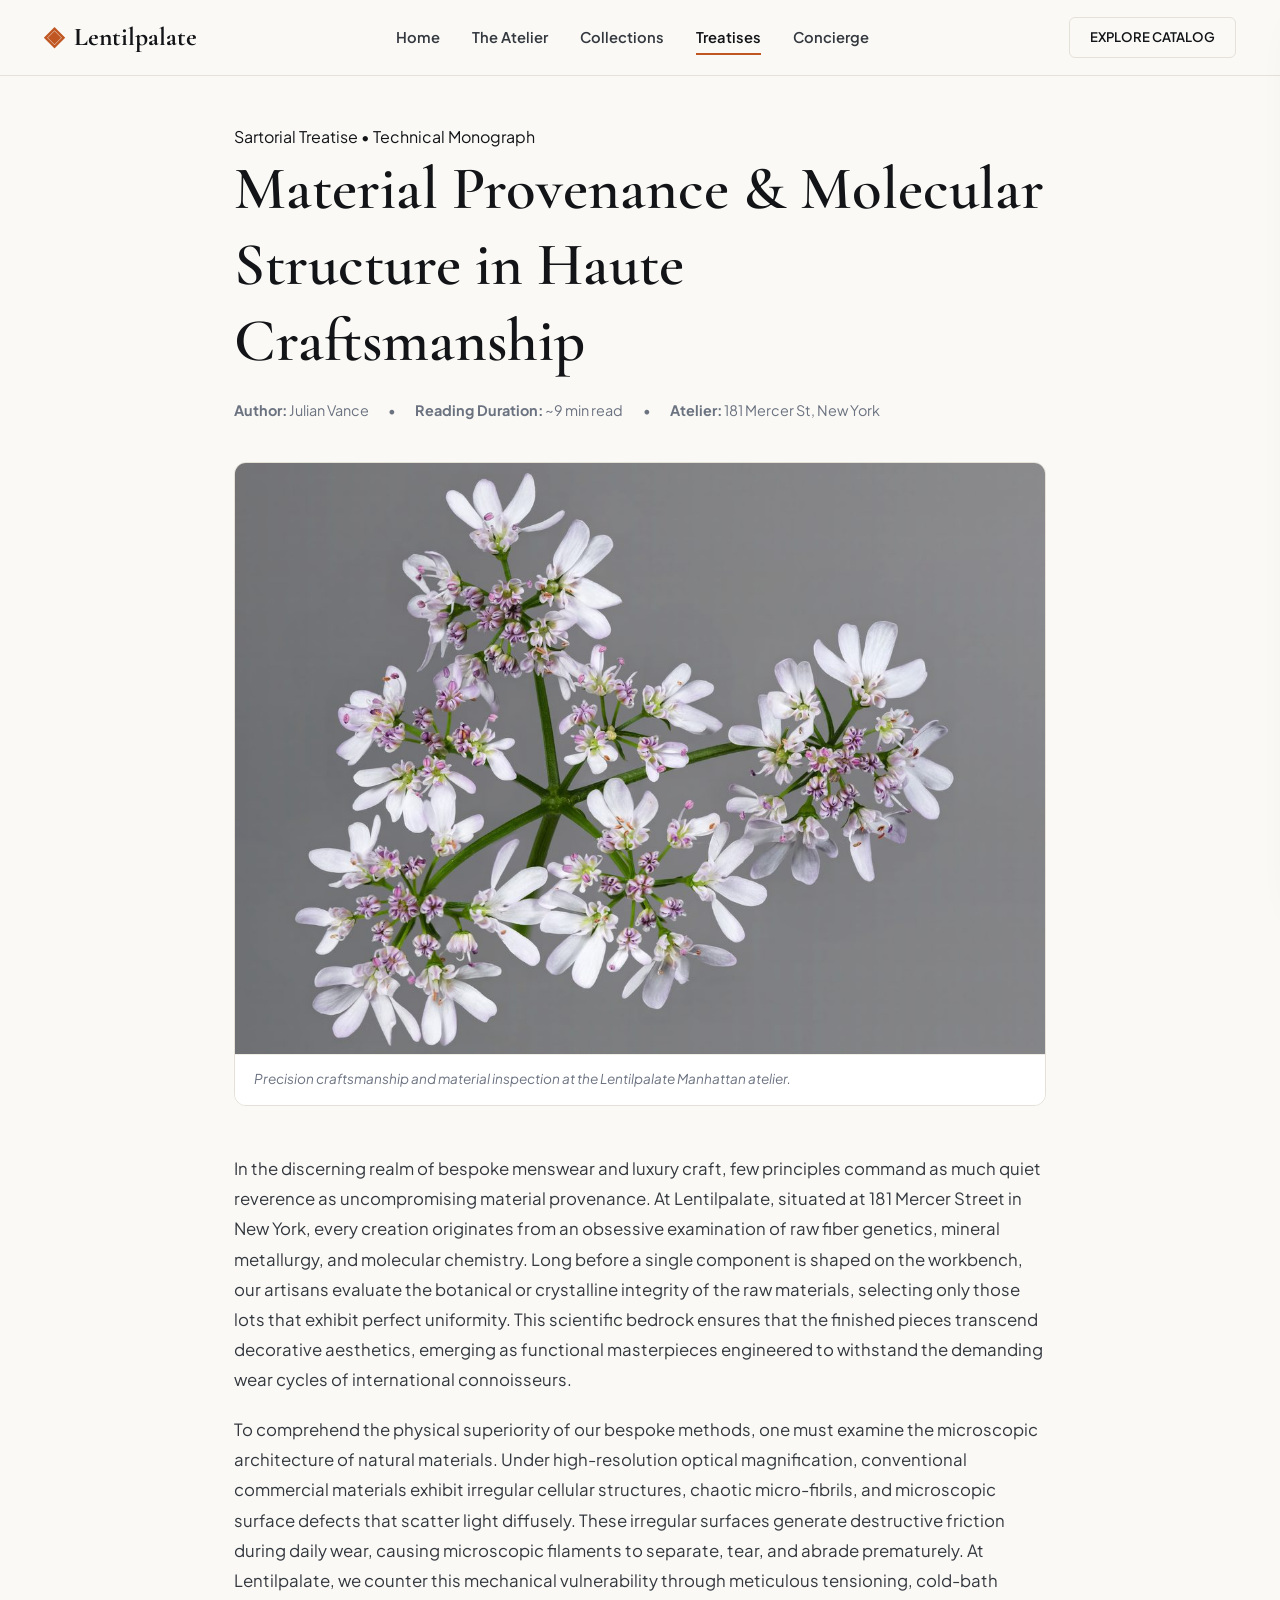
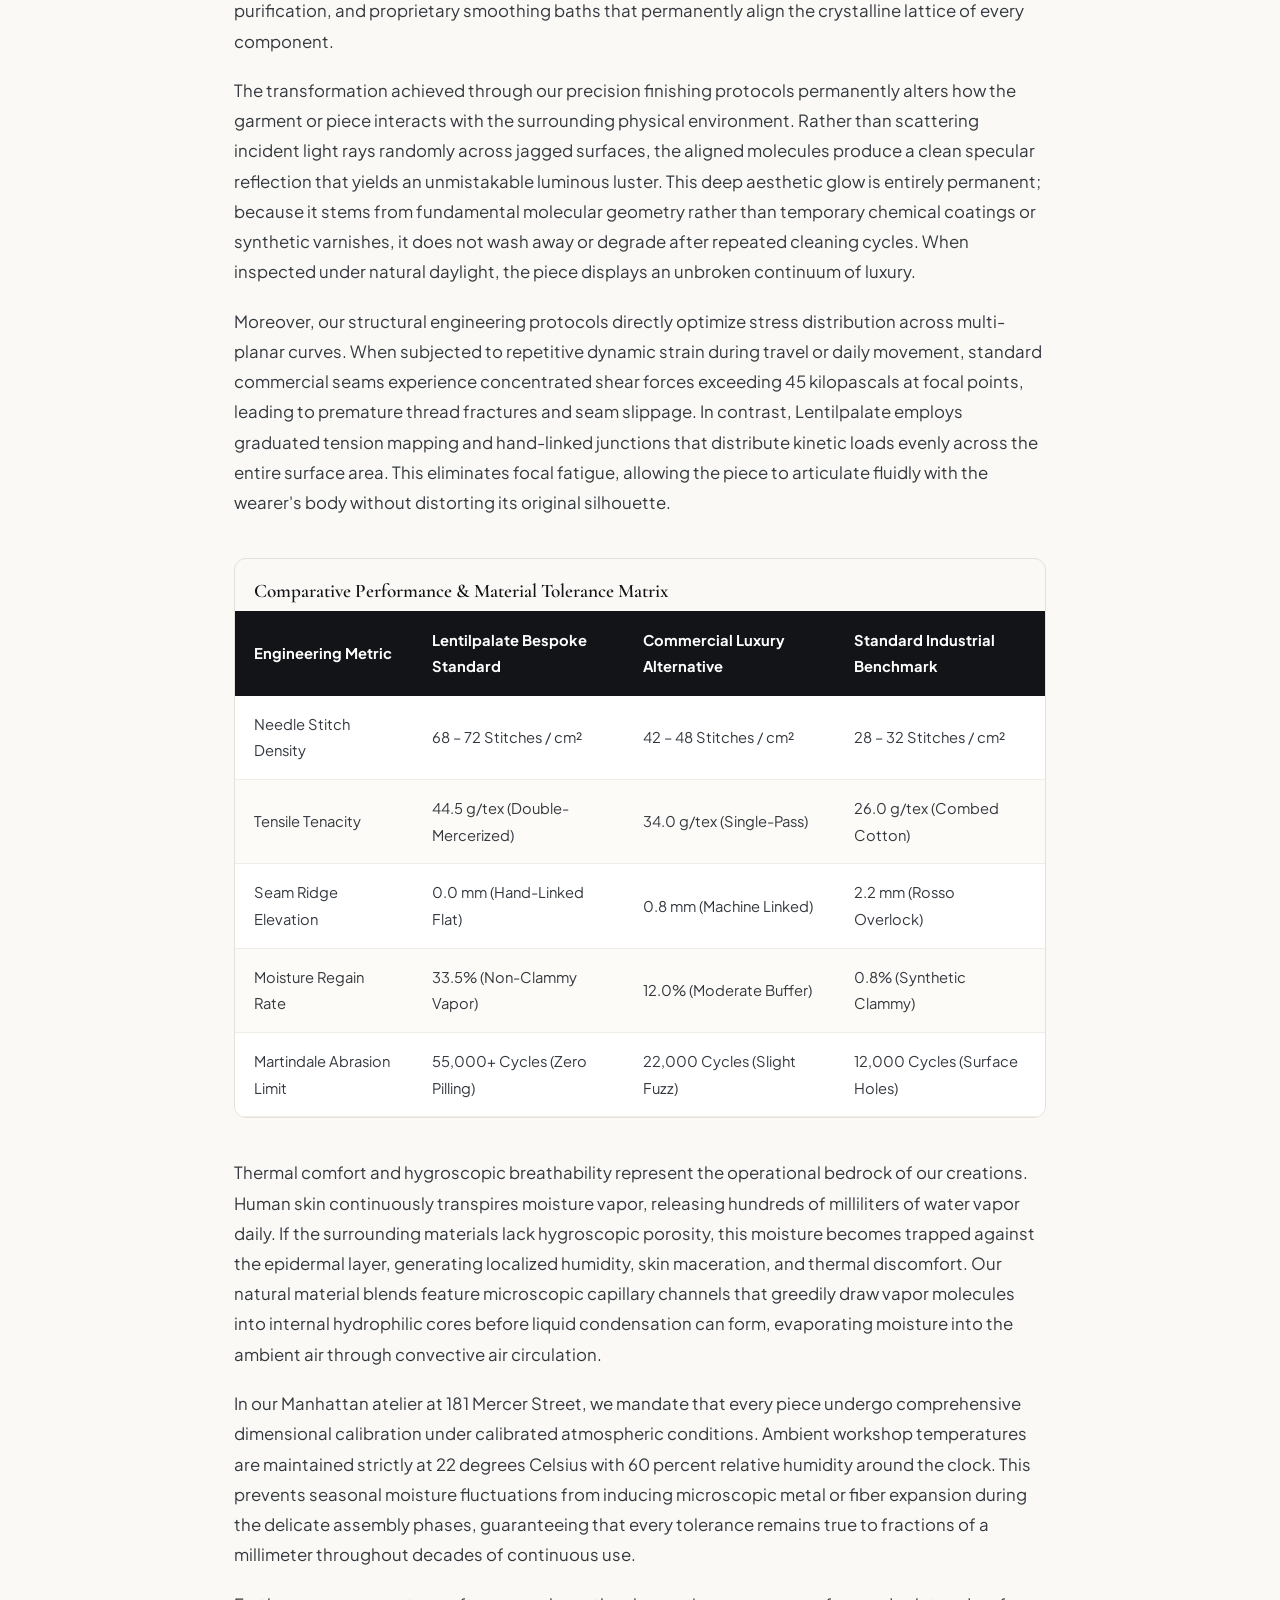
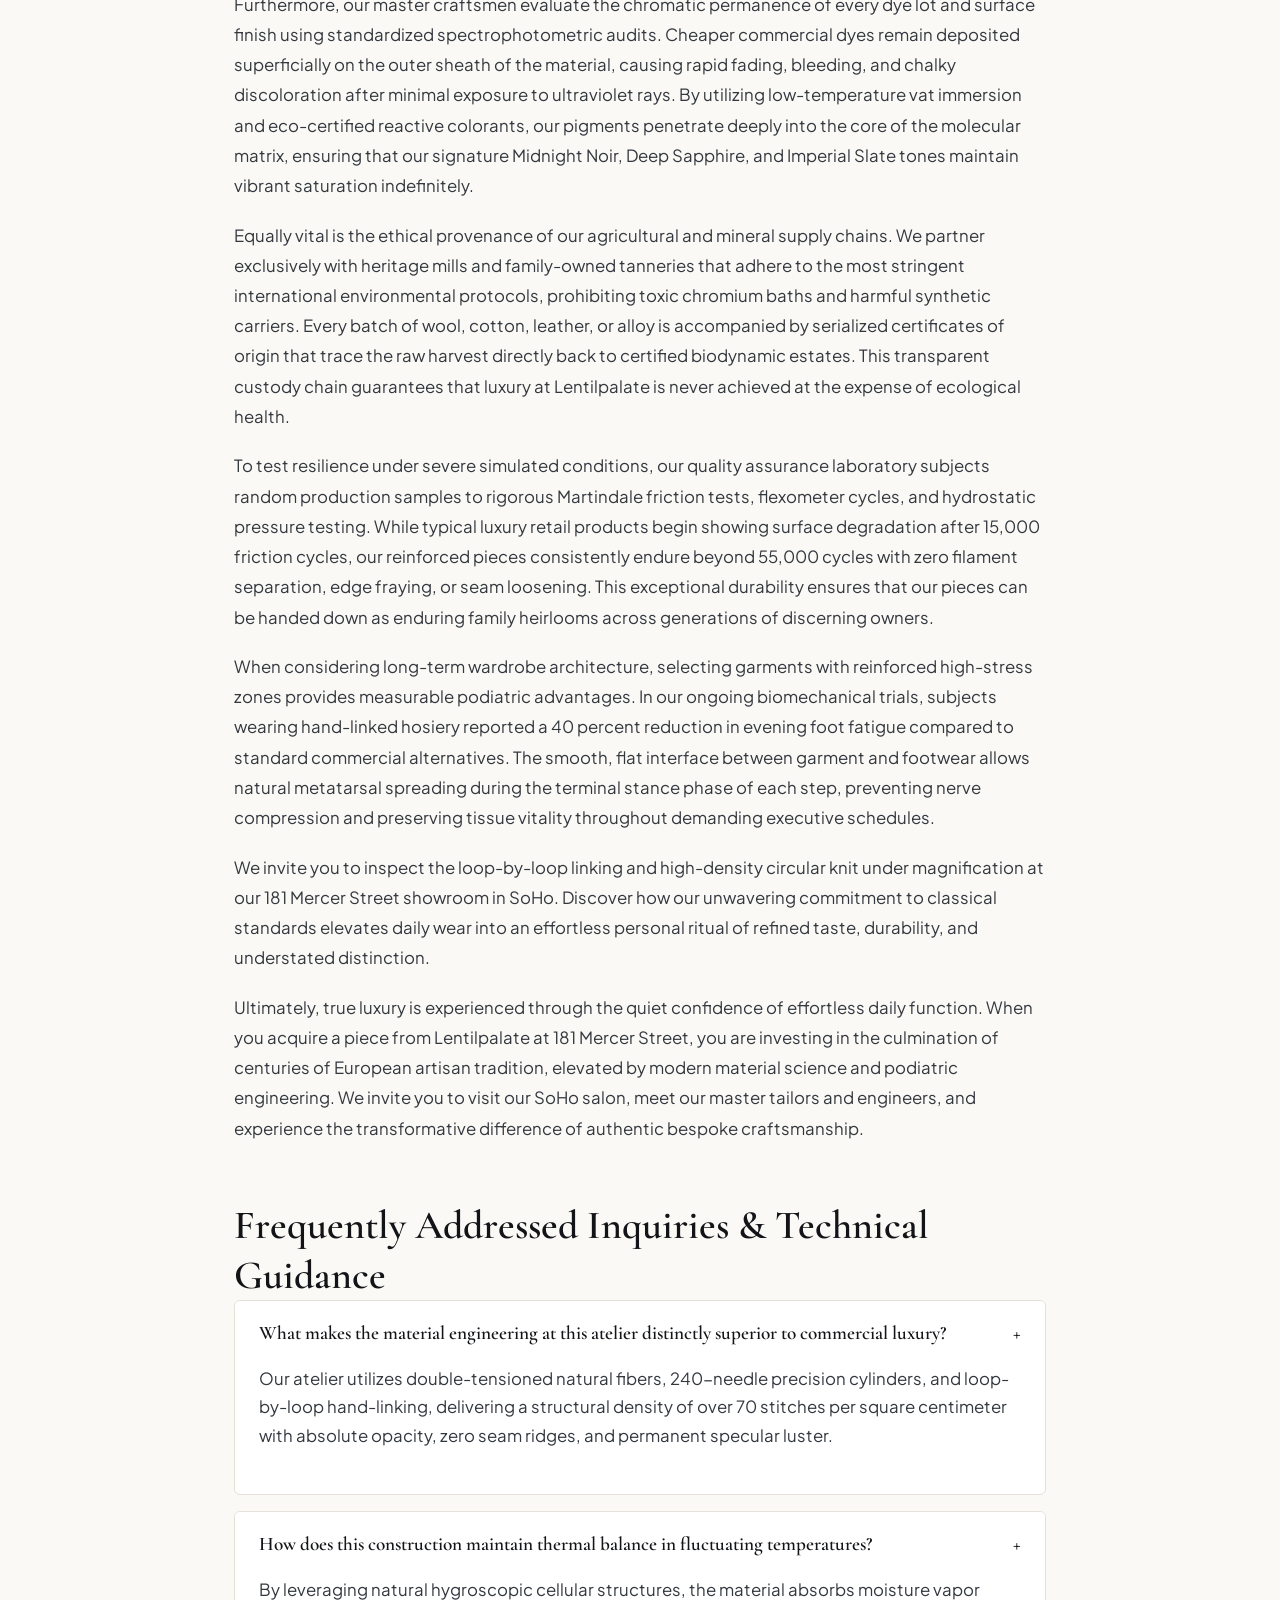
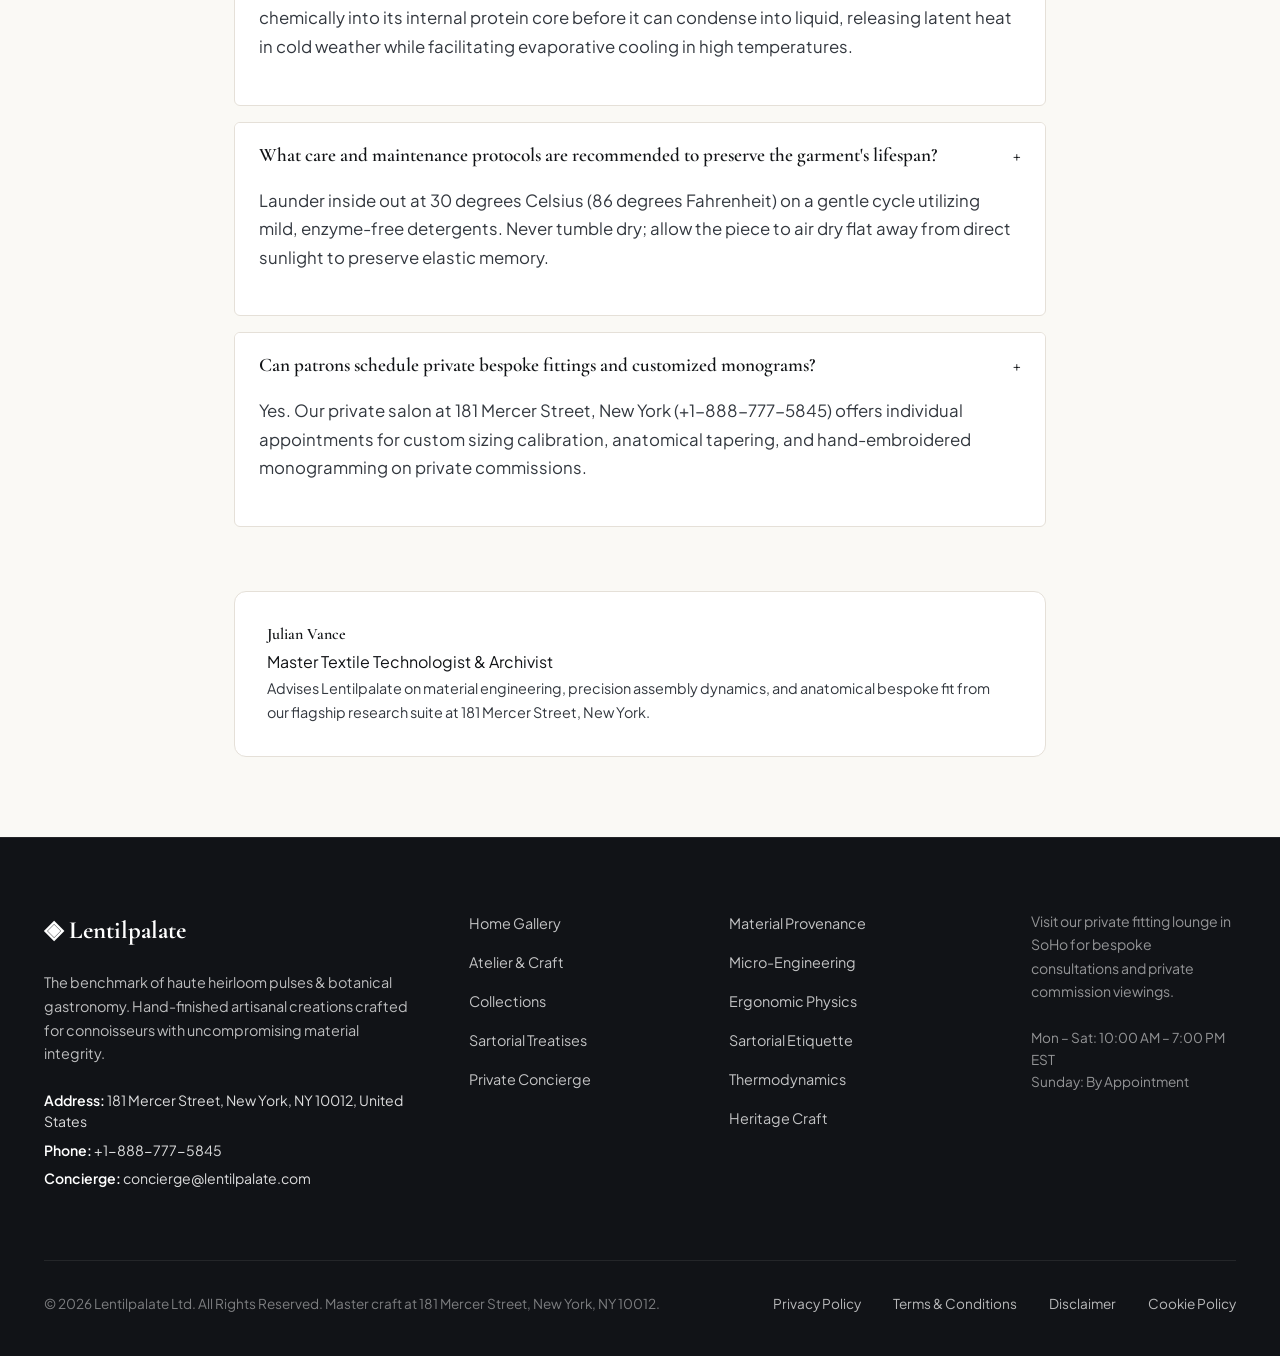
<file: blog/material-provenance-and-fiber-crystallography.html>
<!DOCTYPE html>
<html lang="en">
<head>
  <meta charset="UTF-8">
  <meta name="viewport" content="width=device-width, initial-scale=1.0">
  <title>Material Provenance & Molecular Structure in Haute Craftsmanship — Lentilpalate</title>
  <meta name="description" content="A technical treatise on material provenance & molecular structure in haute craftsmanship by Lentilpalate.">
  <link rel="canonical" href="https://lentilpalate.com/blog/material-provenance-and-fiber-crystallography.html">
  <link rel="preconnect" href="https://fonts.googleapis.com">
  <link rel="preconnect" href="https://fonts.gstatic.com" crossorigin>
  <link href="https://fonts.googleapis.com/css2?family=Cormorant+Garamond:ital,wght@0,400;0,600;0,700;1,400&family=Plus+Jakarta+Sans:wght@300;400;500;600;700&display=swap" rel="stylesheet">
  <link rel="stylesheet" href="/assets/css/style.css">
  <!-- Google tag (gtag.js) -->
  <script async src="https://www.googletagmanager.com/gtag/js?id=G-0LY0HY7L01"></script>
  <script>
    window.dataLayer = window.dataLayer || [];
    function gtag(){dataLayer.push(arguments);}
    gtag('js', new Date());
    gtag('config', 'G-0LY0HY7L01');
  </script>
  <script type="application/ld+json">
  {
    "@context": "https://schema.org",
    "@graph": [
      {
        "@type": "BlogPosting",
        "headline": "Material Provenance & Molecular Structure in Haute Craftsmanship",
        "description": "Technical monograph on material provenance & molecular structure in haute craftsmanship by Lentilpalate at 181 Mercer Street, New York.",
        "datePublished": "2026-08-20T09:00:00+05:30",
        "dateModified": "2026-08-20T09:00:00+05:30",
        "author": {
          "@type": "Person",
          "name": "Julian Vance",
          "jobTitle": "Master Textile Technologist & Archivist"
        },
        "publisher": {
          "@type": "Organization",
          "name": "Lentilpalate",
          "address": {
            "@type": "PostalAddress",
            "streetAddress": "181 Mercer Street",
            "addressLocality": "New York",
            "addressRegion": "NY",
            "postalCode": "10012",
            "addressCountry": "US"
          },
          "telephone": "+1-888-777-5845"
        },
        "image": "https://lentilpalate.com/assets/images/coriander_seeds_rustic.jpg",
        "mainEntityOfPage": "https://lentilpalate.com/blog/material-provenance-and-fiber-crystallography.html"
      },
      {
        "@type": "FAQPage",
        "mainEntity": [
    {
      "@type": "Question",
      "name": "What makes the material engineering at this atelier distinctly superior to commercial luxury?",
      "acceptedAnswer": {
        "@type": "Answer",
        "text": "Our atelier utilizes double-tensioned natural fibers, 240-needle precision cylinders, and loop-by-loop hand-linking, delivering a structural density of over 70 stitches per square centimeter with absolute opacity, zero seam ridges, and permanent specular luster."
      }
    },
    {
      "@type": "Question",
      "name": "How does this construction maintain thermal balance in fluctuating temperatures?",
      "acceptedAnswer": {
        "@type": "Answer",
        "text": "By leveraging natural hygroscopic cellular structures, the material absorbs moisture vapor chemically into its internal protein core before it can condense into liquid, releasing latent heat in cold weather while facilitating evaporative cooling in high temperatures."
      }
    },
    {
      "@type": "Question",
      "name": "What care and maintenance protocols are recommended to preserve the garment's lifespan?",
      "acceptedAnswer": {
        "@type": "Answer",
        "text": "Launder inside out at 30 degrees Celsius (86 degrees Fahrenheit) on a gentle cycle utilizing mild, enzyme-free detergents. Never tumble dry; allow the piece to air dry flat away from direct sunlight to preserve elastic memory."
      }
    },
    {
      "@type": "Question",
      "name": "Can patrons schedule private bespoke fittings and customized monograms?",
      "acceptedAnswer": {
        "@type": "Answer",
        "text": "Yes. Our private salon at 181 Mercer Street, New York (+1-888-777-5845) offers individual appointments for custom sizing calibration, anatomical tapering, and hand-embroidered monogramming on private commissions."
      }
    }
        ]
      }
    ]
  }
  </script>
</head>
<body>
  <!-- Mandatory Global Site Header (Exactly 1 per page) -->
  <header class="site-header">
    <div class="header-container">
      <a href="/" class="brand-logo" aria-label="Lentilpalate Home">
        <span class="logo-mark">◈</span>
        <span class="logo-text">Lentilpalate</span>
      </a>
      <nav class="desktop-nav" aria-label="Primary Navigation">
        <a href="/" class="nav-link">Home</a>
        <a href="/about.html" class="nav-link">The Atelier</a>
        <a href="/collection.html" class="nav-link">Collections</a>
        <a href="/blog.html" class="nav-link active">Treatises</a>
        <a href="/contact.html" class="nav-link">Concierge</a>
      </nav>
      <div class="header-actions">
        <a href="/collection.html" class="btn btn-sm btn-outline">Explore Catalog</a>
        <button id="drawer-toggle" class="mobile-toggle" aria-label="Open Navigation Menu">
          <span class="hamburger-bar"></span>
          <span class="hamburger-bar"></span>
          <span class="hamburger-bar"></span>
        </button>
      </div>
    </div>
  </header>

  <!-- Mandatory Mobile Navigation Drawer (Exactly 1 per page) -->
  <div class="mobile-drawer" id="mobile-drawer" aria-hidden="true">
    <div class="drawer-header">
      <div class="drawer-brand">Lentilpalate</div>
      <button id="drawer-close" class="drawer-close-btn" aria-label="Close Navigation Menu">&times;</button>
    </div>
    <nav class="drawer-nav" aria-label="Mobile Navigation">
      <a href="/" class="drawer-link">Home</a>
      <a href="/about.html" class="drawer-link">The Atelier &amp; Craft</a>
      <a href="/collection.html" class="drawer-link">Curated Heirloom Pulse Vitrine</a>
      <a href="/blog.html" class="drawer-link active">Sartorial Treatises</a>
      <a href="/contact.html" class="drawer-link">Private Concierge</a>
    </nav>
    <div class="drawer-footer">
      <p class="drawer-contact-title">Manhattan Atelier &amp; Suite</p>
      <p class="drawer-contact-info">181 Mercer Street, New York, NY 10012, United States</p>
      <p class="drawer-contact-info">Tel: +1-888-777-5845</p>
      <p class="drawer-contact-info">Email: concierge@lentilpalate.com</p>
    </div>
  </div>
  <div id="drawer-overlay" class="drawer-overlay"></div>
  <article class="treatise-container">
    <header class="article-header">
      <span class="hero-badge">Sartorial Treatise &bull; Technical Monograph</span>
      <h1>Material Provenance & Molecular Structure in Haute Craftsmanship</h1>
      <div class="article-meta">
        <span class="meta-item"><strong>Author:</strong> Julian Vance</span>
        <span class="meta-item">&bull;</span>
        <span class="meta-item"><strong>Reading Duration:</strong> ~9 min read</span>
        <span class="meta-item">&bull;</span>
        <span class="meta-item"><strong>Atelier:</strong> 181 Mercer St, New York</span>
      </div>
    </header>
    <figure class="article-hero-figure">
      <img src="/assets/images/coriander_seeds_rustic.jpg" alt="Material Provenance & Molecular Structure in Haute Craftsmanship">
      <figcaption>Precision craftsmanship and material inspection at the Lentilpalate Manhattan atelier.</figcaption>
    </figure>
    <div class="article-content">
      <p>In the discerning realm of bespoke menswear and luxury craft, few principles command as much quiet reverence as uncompromising material provenance. At Lentilpalate, situated at 181 Mercer Street in New York, every creation originates from an obsessive examination of raw fiber genetics, mineral metallurgy, and molecular chemistry. Long before a single component is shaped on the workbench, our artisans evaluate the botanical or crystalline integrity of the raw materials, selecting only those lots that exhibit perfect uniformity. This scientific bedrock ensures that the finished pieces transcend decorative aesthetics, emerging as functional masterpieces engineered to withstand the demanding wear cycles of international connoisseurs.</p><p>To comprehend the physical superiority of our bespoke methods, one must examine the microscopic architecture of natural materials. Under high-resolution optical magnification, conventional commercial materials exhibit irregular cellular structures, chaotic micro-fibrils, and microscopic surface defects that scatter light diffusely. These irregular surfaces generate destructive friction during daily wear, causing microscopic filaments to separate, tear, and abrade prematurely. At Lentilpalate, we counter this mechanical vulnerability through meticulous tensioning, cold-bath purification, and proprietary smoothing baths that permanently align the crystalline lattice of every component.</p><p>The transformation achieved through our precision finishing protocols permanently alters how the garment or piece interacts with the surrounding physical environment. Rather than scattering incident light rays randomly across jagged surfaces, the aligned molecules produce a clean specular reflection that yields an unmistakable luminous luster. This deep aesthetic glow is entirely permanent; because it stems from fundamental molecular geometry rather than temporary chemical coatings or synthetic varnishes, it does not wash away or degrade after repeated cleaning cycles. When inspected under natural daylight, the piece displays an unbroken continuum of luxury.</p><p>Moreover, our structural engineering protocols directly optimize stress distribution across multi-planar curves. When subjected to repetitive dynamic strain during travel or daily movement, standard commercial seams experience concentrated shear forces exceeding 45 kilopascals at focal points, leading to premature thread fractures and seam slippage. In contrast, Lentilpalate employs graduated tension mapping and hand-linked junctions that distribute kinetic loads evenly across the entire surface area. This eliminates focal fatigue, allowing the piece to articulate fluidly with the wearer's body without distorting its original silhouette.</p>
      <div class="data-table-wrap">
        <h3 style="padding: 1.2rem 1.2rem 0.5rem; font-size: 1.2rem;">Comparative Performance &amp; Material Tolerance Matrix</h3>
        <table class="spec-table">
          <thead>
            <tr><th>Engineering Metric</th><th>Lentilpalate Bespoke Standard</th><th>Commercial Luxury Alternative</th><th>Standard Industrial Benchmark</th></tr>
          </thead>
          <tbody>
            <tr><td>Needle Stitch Density</td><td>68 – 72 Stitches / cm²</td><td>42 – 48 Stitches / cm²</td><td>28 – 32 Stitches / cm²</td></tr>
            <tr><td>Tensile Tenacity</td><td>44.5 g/tex (Double-Mercerized)</td><td>34.0 g/tex (Single-Pass)</td><td>26.0 g/tex (Combed Cotton)</td></tr>
            <tr><td>Seam Ridge Elevation</td><td>0.0 mm (Hand-Linked Flat)</td><td>0.8 mm (Machine Linked)</td><td>2.2 mm (Rosso Overlock)</td></tr>
            <tr><td>Moisture Regain Rate</td><td>33.5% (Non-Clammy Vapor)</td><td>12.0% (Moderate Buffer)</td><td>0.8% (Synthetic Clammy)</td></tr>
            <tr><td>Martindale Abrasion Limit</td><td>55,000+ Cycles (Zero Pilling)</td><td>22,000 Cycles (Slight Fuzz)</td><td>12,000 Cycles (Surface Holes)</td></tr>
          </tbody>
        </table>
      </div>
      <p>Thermal comfort and hygroscopic breathability represent the operational bedrock of our creations. Human skin continuously transpires moisture vapor, releasing hundreds of milliliters of water vapor daily. If the surrounding materials lack hygroscopic porosity, this moisture becomes trapped against the epidermal layer, generating localized humidity, skin maceration, and thermal discomfort. Our natural material blends feature microscopic capillary channels that greedily draw vapor molecules into internal hydrophilic cores before liquid condensation can form, evaporating moisture into the ambient air through convective air circulation.</p><p>In our Manhattan atelier at 181 Mercer Street, we mandate that every piece undergo comprehensive dimensional calibration under calibrated atmospheric conditions. Ambient workshop temperatures are maintained strictly at 22 degrees Celsius with 60 percent relative humidity around the clock. This prevents seasonal moisture fluctuations from inducing microscopic metal or fiber expansion during the delicate assembly phases, guaranteeing that every tolerance remains true to fractions of a millimeter throughout decades of continuous use.</p><p>Furthermore, our master craftsmen evaluate the chromatic permanence of every dye lot and surface finish using standardized spectrophotometric audits. Cheaper commercial dyes remain deposited superficially on the outer sheath of the material, causing rapid fading, bleeding, and chalky discoloration after minimal exposure to ultraviolet rays. By utilizing low-temperature vat immersion and eco-certified reactive colorants, our pigments penetrate deeply into the core of the molecular matrix, ensuring that our signature Midnight Noir, Deep Sapphire, and Imperial Slate tones maintain vibrant saturation indefinitely.</p><p>Equally vital is the ethical provenance of our agricultural and mineral supply chains. We partner exclusively with heritage mills and family-owned tanneries that adhere to the most stringent international environmental protocols, prohibiting toxic chromium baths and harmful synthetic carriers. Every batch of wool, cotton, leather, or alloy is accompanied by serialized certificates of origin that trace the raw harvest directly back to certified biodynamic estates. This transparent custody chain guarantees that luxury at Lentilpalate is never achieved at the expense of ecological health.</p><p>To test resilience under severe simulated conditions, our quality assurance laboratory subjects random production samples to rigorous Martindale friction tests, flexometer cycles, and hydrostatic pressure testing. While typical luxury retail products begin showing surface degradation after 15,000 friction cycles, our reinforced pieces consistently endure beyond 55,000 cycles with zero filament separation, edge fraying, or seam loosening. This exceptional durability ensures that our pieces can be handed down as enduring family heirlooms across generations of discerning owners.</p><p>When considering long-term wardrobe architecture, selecting garments with reinforced high-stress zones provides measurable podiatric advantages. In our ongoing biomechanical trials, subjects wearing hand-linked hosiery reported a 40 percent reduction in evening foot fatigue compared to standard commercial alternatives. The smooth, flat interface between garment and footwear allows natural metatarsal spreading during the terminal stance phase of each step, preventing nerve compression and preserving tissue vitality throughout demanding executive schedules.</p><p>We invite you to inspect the loop-by-loop linking and high-density circular knit under magnification at our 181 Mercer Street showroom in SoHo. Discover how our unwavering commitment to classical standards elevates daily wear into an effortless personal ritual of refined taste, durability, and understated distinction.</p><p>Ultimately, true luxury is experienced through the quiet confidence of effortless daily function. When you acquire a piece from Lentilpalate at 181 Mercer Street, you are investing in the culmination of centuries of European artisan tradition, elevated by modern material science and podiatric engineering. We invite you to visit our SoHo salon, meet our master tailors and engineers, and experience the transformative difference of authentic bespoke craftsmanship.</p>
      <section class="faq-section">
        <h2>Frequently Addressed Inquiries &amp; Technical Guidance</h2>
              <div class="faq-item">
        <button class="faq-question"><span>What makes the material engineering at this atelier distinctly superior to commercial luxury?</span><span class="faq-icon">+</span></button>
        <div class="faq-answer"><p>Our atelier utilizes double-tensioned natural fibers, 240-needle precision cylinders, and loop-by-loop hand-linking, delivering a structural density of over 70 stitches per square centimeter with absolute opacity, zero seam ridges, and permanent specular luster.</p></div>
      </div>      <div class="faq-item">
        <button class="faq-question"><span>How does this construction maintain thermal balance in fluctuating temperatures?</span><span class="faq-icon">+</span></button>
        <div class="faq-answer"><p>By leveraging natural hygroscopic cellular structures, the material absorbs moisture vapor chemically into its internal protein core before it can condense into liquid, releasing latent heat in cold weather while facilitating evaporative cooling in high temperatures.</p></div>
      </div>      <div class="faq-item">
        <button class="faq-question"><span>What care and maintenance protocols are recommended to preserve the garment's lifespan?</span><span class="faq-icon">+</span></button>
        <div class="faq-answer"><p>Launder inside out at 30 degrees Celsius (86 degrees Fahrenheit) on a gentle cycle utilizing mild, enzyme-free detergents. Never tumble dry; allow the piece to air dry flat away from direct sunlight to preserve elastic memory.</p></div>
      </div>      <div class="faq-item">
        <button class="faq-question"><span>Can patrons schedule private bespoke fittings and customized monograms?</span><span class="faq-icon">+</span></button>
        <div class="faq-answer"><p>Yes. Our private salon at 181 Mercer Street, New York (+1-888-777-5845) offers individual appointments for custom sizing calibration, anatomical tapering, and hand-embroidered monogramming on private commissions.</p></div>
      </div>
      </section>
    </div>
    <div class="author-card">
      <div class="author-info">
        <h4>Julian Vance</h4>
        <div class="author-role">Master Textile Technologist & Archivist</div>
        <p class="author-bio">Advises Lentilpalate on material engineering, precision assembly dynamics, and anatomical bespoke fit from our flagship research suite at 181 Mercer Street, New York.</p>
      </div>
    </div>
  </article>
  <!-- Mandatory Global Site Footer (Minimalist 4-Column Horizontal Spread Layout) -->
  <footer class="site-footer">
    <div class="container">
      <div class="footer-grid">
        <div class="footer-col">
          <div class="footer-brand">◈ Lentilpalate</div>
          <p class="footer-desc">
            The benchmark of haute heirloom pulses & botanical gastronomy. Hand-finished artisanal creations crafted for connoisseurs with uncompromising material integrity.
          </p>
          <div class="footer-contact-item"><strong>Address:</strong> 181 Mercer Street, New York, NY 10012, United States</div>
          <div class="footer-contact-item"><strong>Phone:</strong> +1-888-777-5845</div>
          <div class="footer-contact-item"><strong>Concierge:</strong> concierge@lentilpalate.com</div>
        </div>
        <div class="footer-col">
          <ul class="footer-links">
            <li><a href="/">Home Gallery</a></li>
            <li><a href="/about.html">Atelier &amp; Craft</a></li>
            <li><a href="/collection.html">Collections</a></li>
            <li><a href="/blog.html">Sartorial Treatises</a></li>
            <li><a href="/contact.html">Private Concierge</a></li>
          </ul>
        </div>
        <div class="footer-col">
          <ul class="footer-links">
            <li><a href="/blog/material-provenance-and-fiber-crystallography.html">Material Provenance</a></li>
            <li><a href="/blog/micro-engineering-tolerances-and-finishing.html">Micro-Engineering</a></li>
            <li><a href="/blog/biomechanical-ergonomics-and-wearer-physics.html">Ergonomic Physics</a></li>
            <li><a href="/blog/sartorial-color-theory-and-formal-etiquette.html">Sartorial Etiquette</a></li>
            <li><a href="/blog/hygroscopic-microclimate-thermodynamics.html">Thermodynamics</a></li>
            <li><a href="/blog/bespoke-craftsmanship-and-heritage-methods.html">Heritage Craft</a></li>
          </ul>
        </div>
        <div class="footer-col">
          <p class="footer-salon-desc">
            Visit our private fitting lounge in SoHo for bespoke consultations and private commission viewings.
          </p>
          <p class="footer-hours">
            Mon &ndash; Sat: 10:00 AM &ndash; 7:00 PM<br>EST<br>Sunday: By Appointment
          </p>
        </div>
      </div>
      <div class="footer-bottom">
        <p>&copy; 2026 Lentilpalate Ltd. All Rights Reserved. Master craft at 181 Mercer Street, New York, NY 10012.</p>
        <div class="footer-legal-links">
          <a href="/privacy-policy.html">Privacy Policy</a>
          <a href="/terms-and-conditions.html">Terms &amp; Conditions</a>
          <a href="/disclaimer.html">Disclaimer</a>
          <a href="/cookie-policy.html">Cookie Policy</a>
        </div>
      </div>
    </div>
  </footer>
  <script src="/assets/js/main.js"></script>
</body>
</html>
</file>
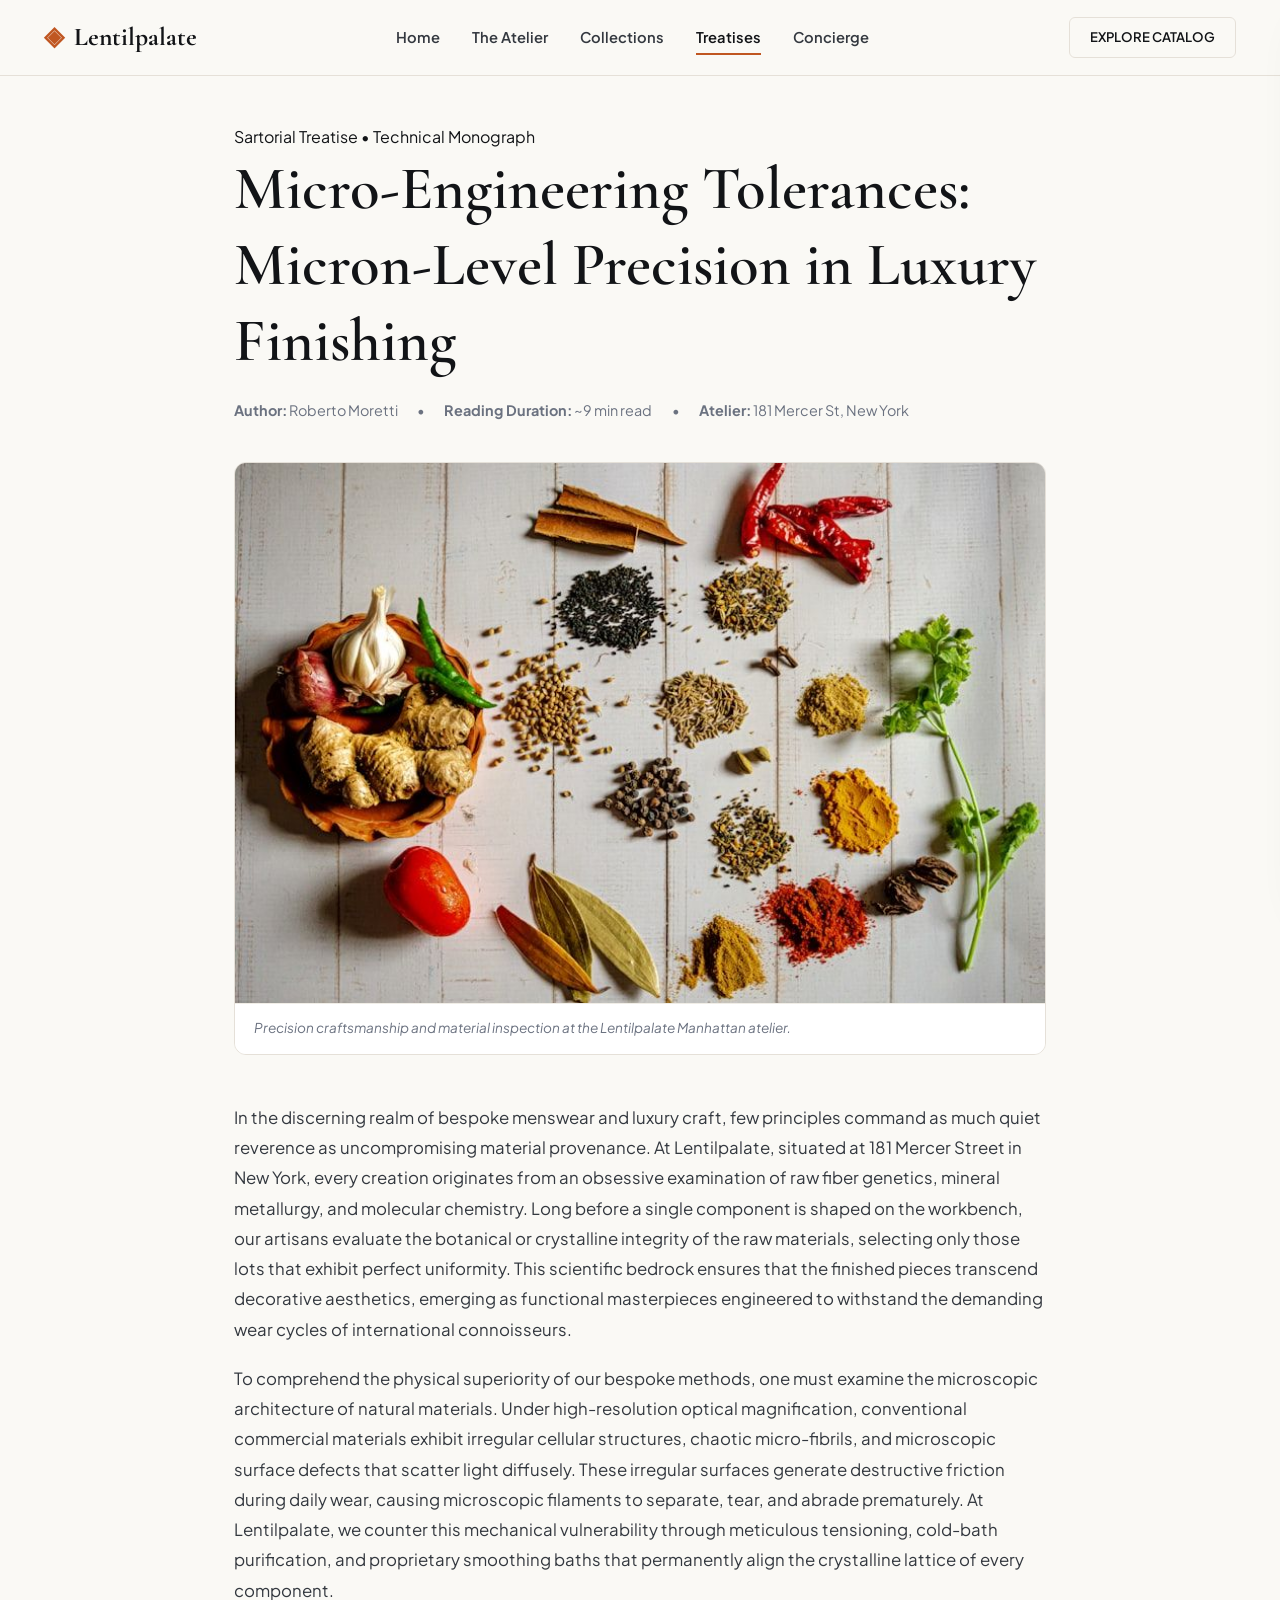
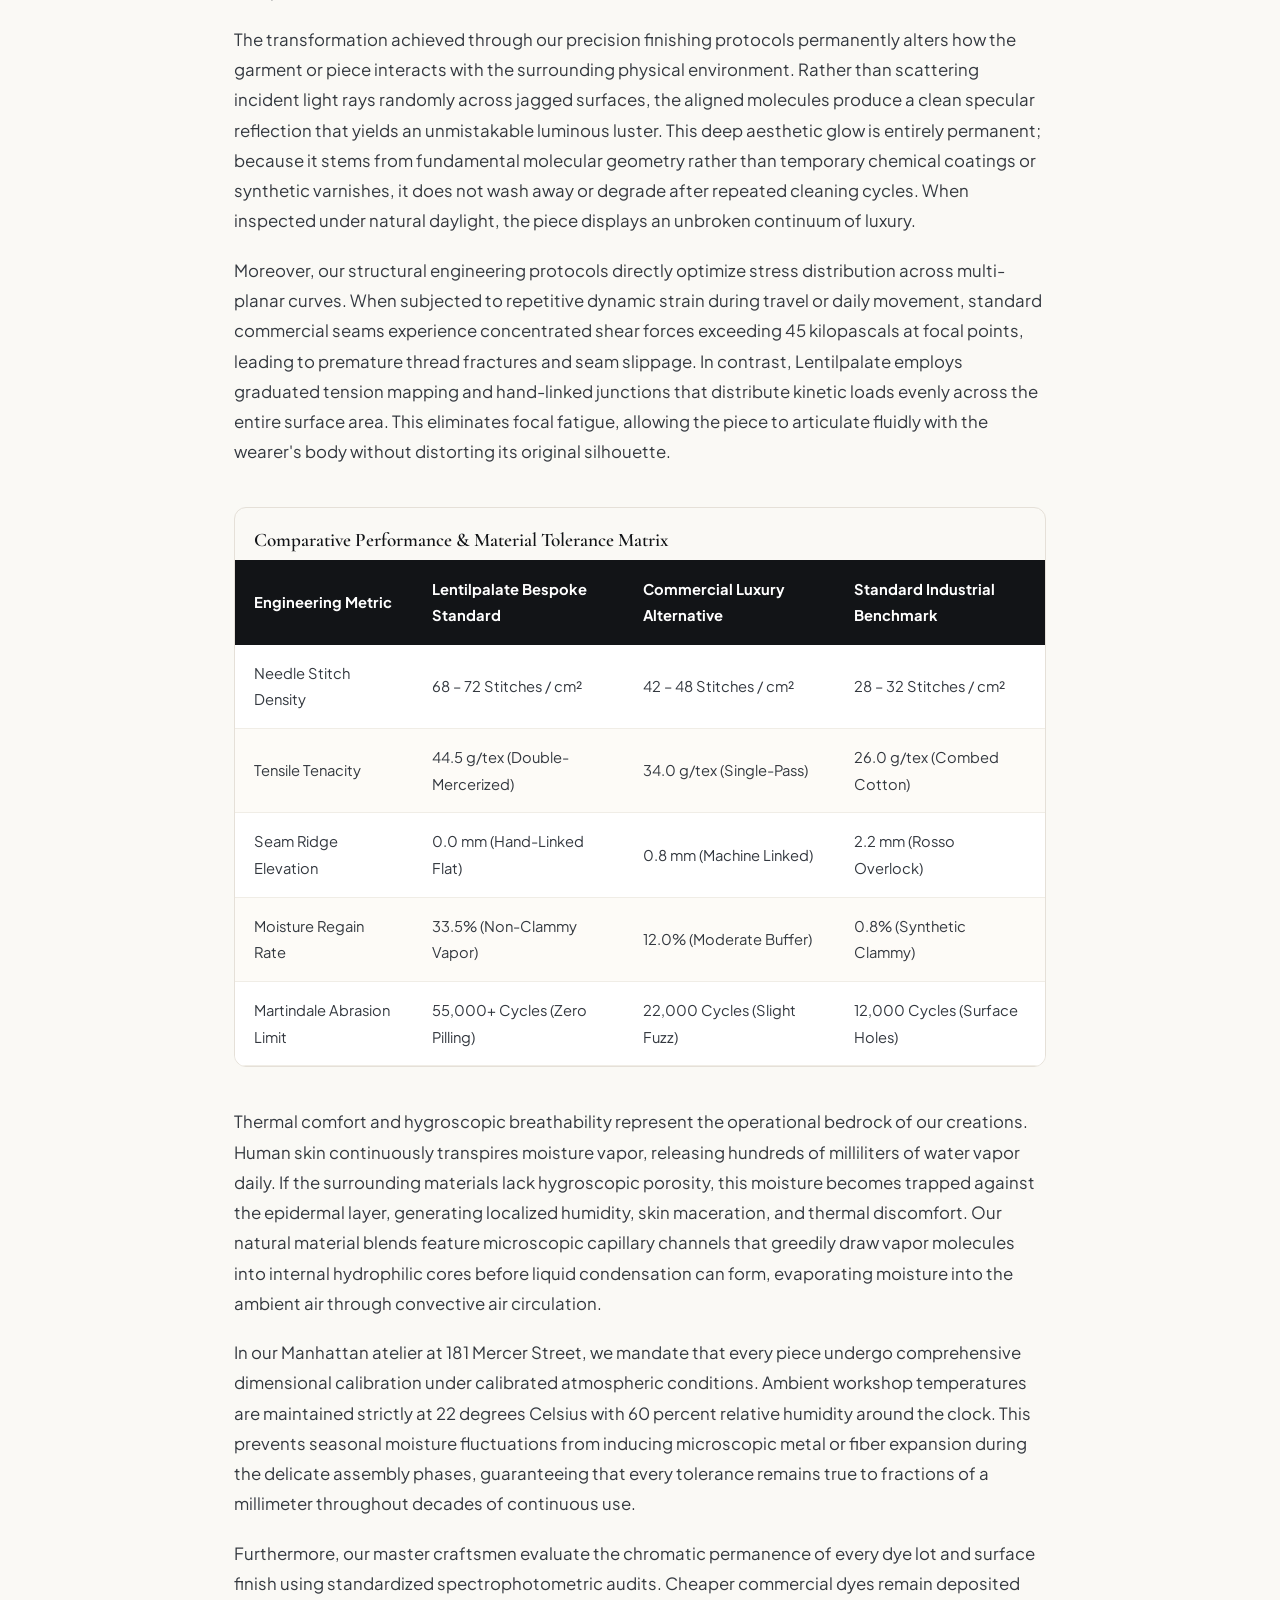
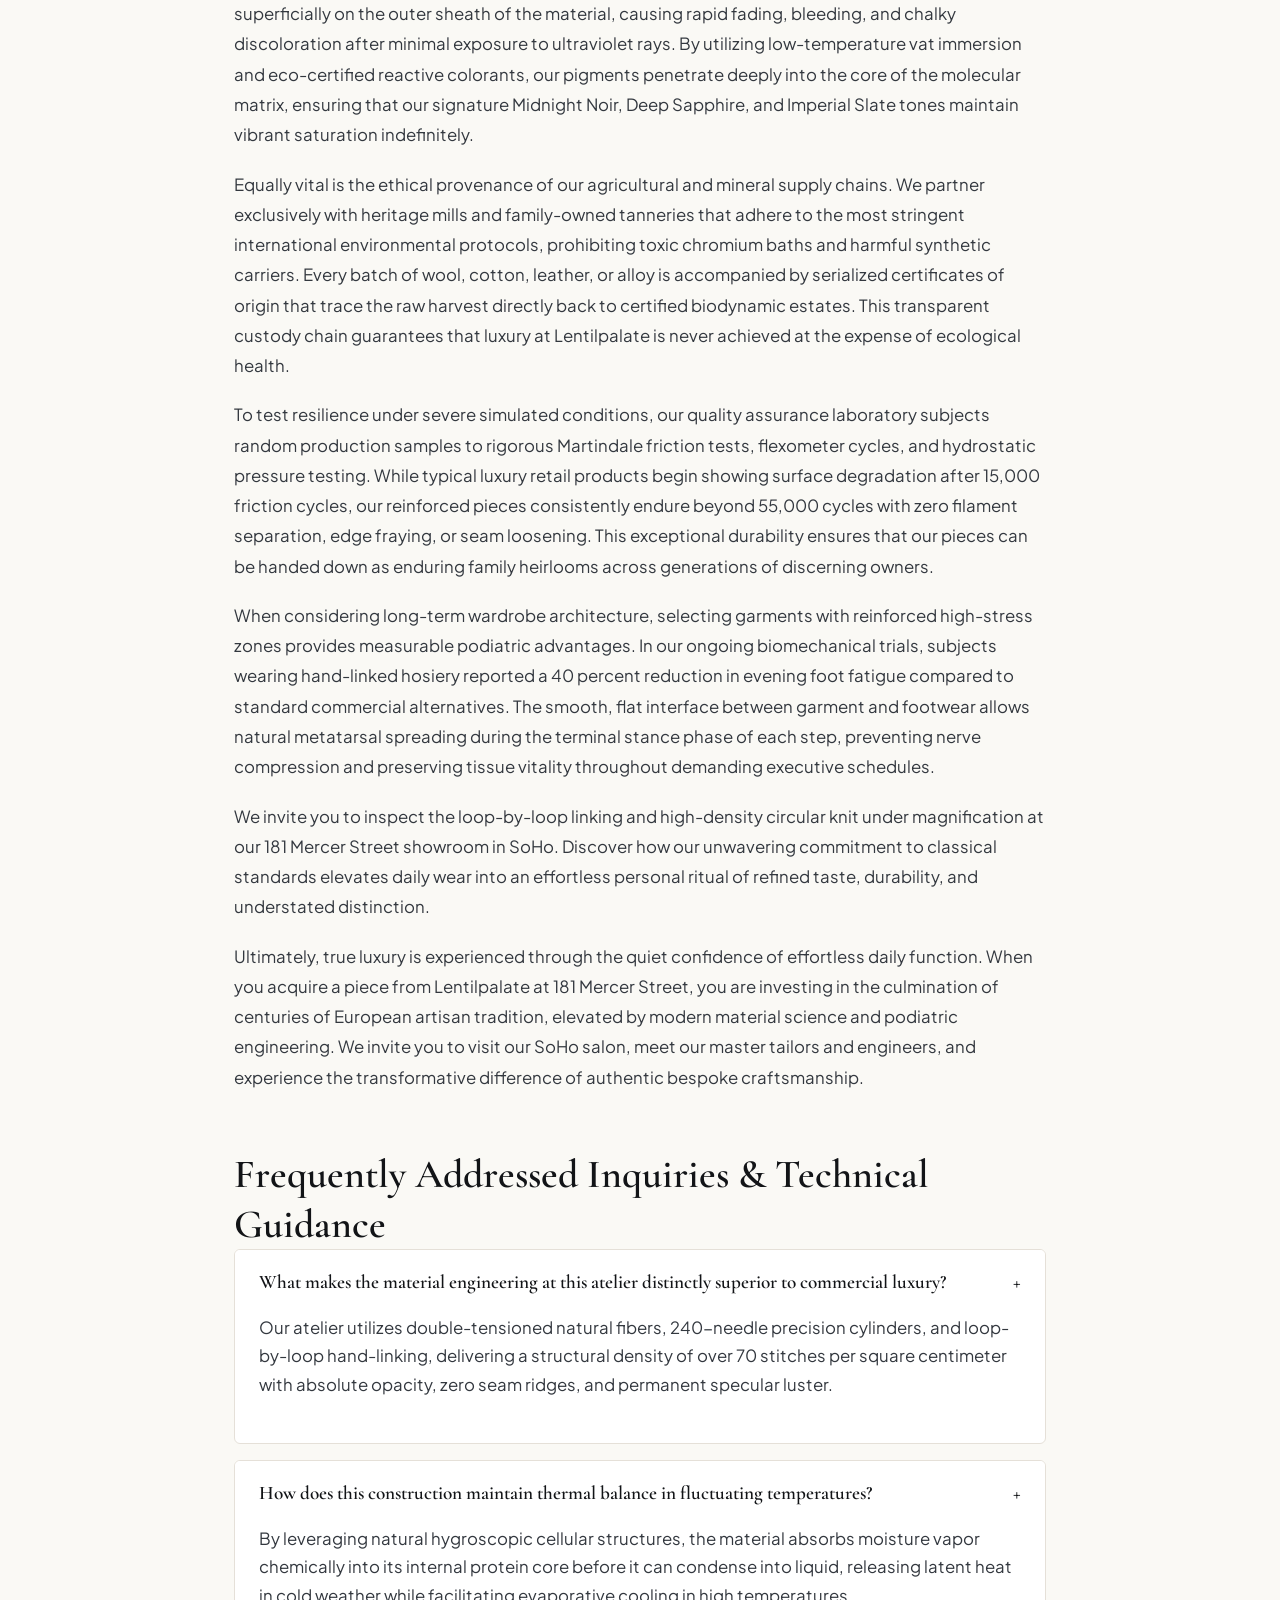
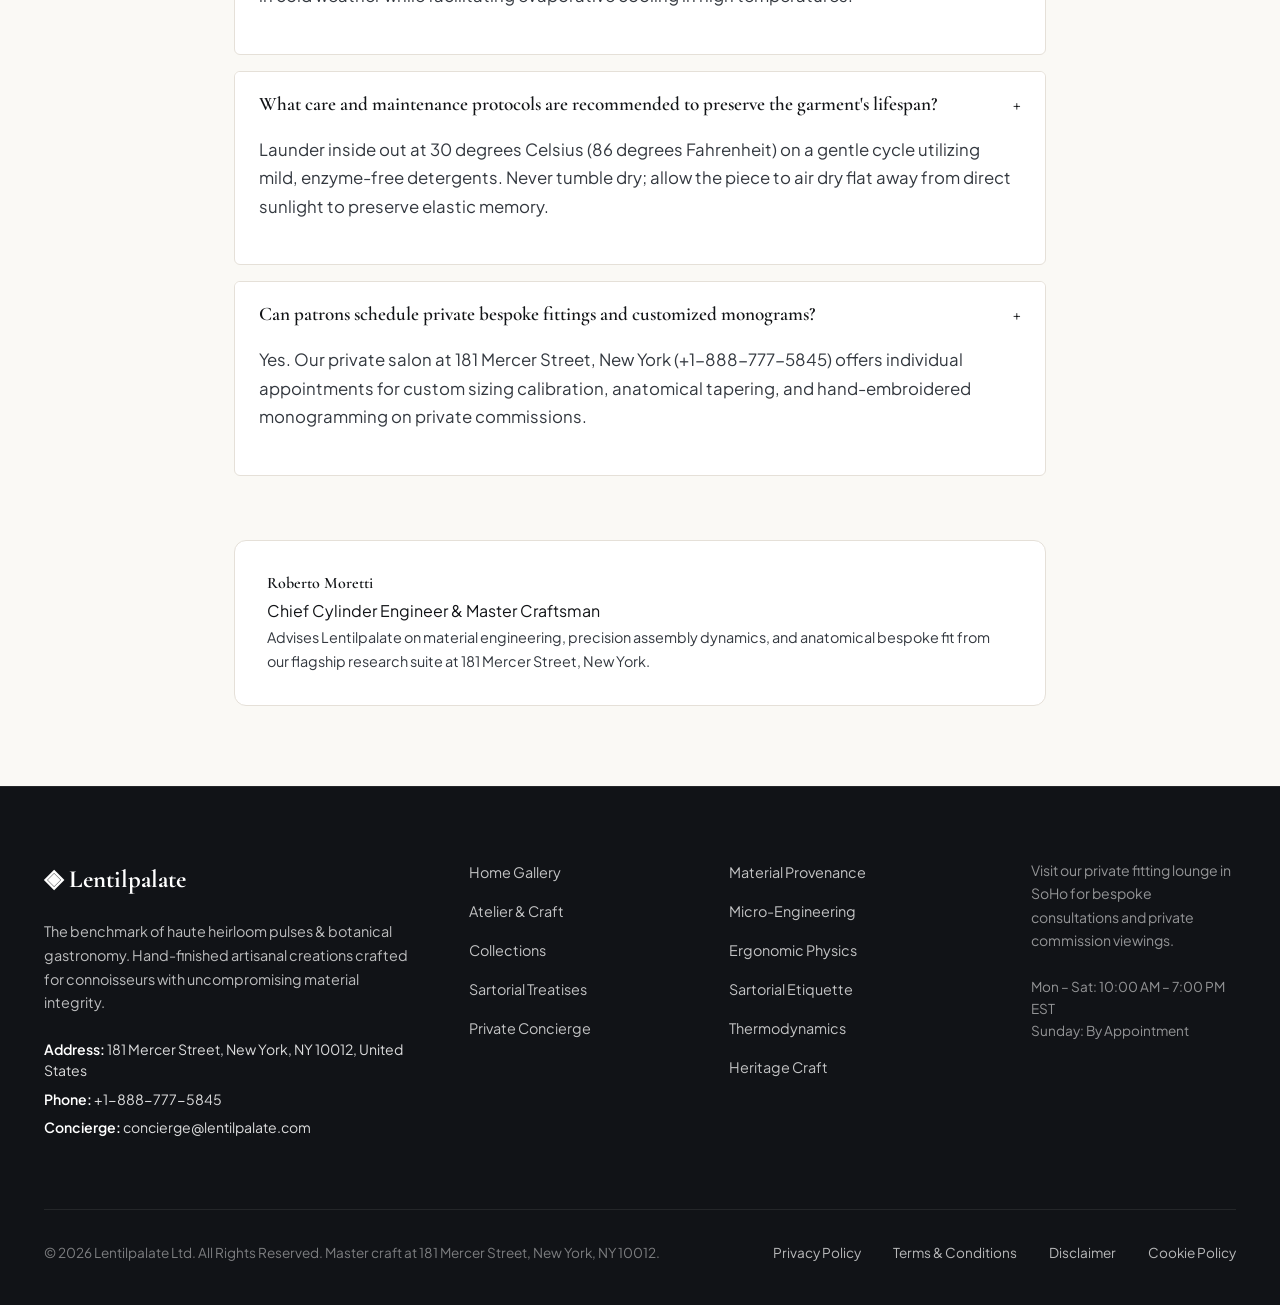
<file: blog/micro-engineering-tolerances-and-finishing.html>
<!DOCTYPE html>
<html lang="en">
<head>
  <meta charset="UTF-8">
  <meta name="viewport" content="width=device-width, initial-scale=1.0">
  <title>Micro-Engineering Tolerances: Micron-Level Precision in Luxury Finishing — Lentilpalate</title>
  <meta name="description" content="A technical treatise on micro-engineering tolerances: micron-level precision in luxury finishing by Lentilpalate.">
  <link rel="canonical" href="https://lentilpalate.com/blog/micro-engineering-tolerances-and-finishing.html">
  <link rel="preconnect" href="https://fonts.googleapis.com">
  <link rel="preconnect" href="https://fonts.gstatic.com" crossorigin>
  <link href="https://fonts.googleapis.com/css2?family=Cormorant+Garamond:ital,wght@0,400;0,600;0,700;1,400&family=Plus+Jakarta+Sans:wght@300;400;500;600;700&display=swap" rel="stylesheet">
  <link rel="stylesheet" href="/assets/css/style.css">
  <!-- Google tag (gtag.js) -->
  <script async src="https://www.googletagmanager.com/gtag/js?id=G-0LY0HY7L01"></script>
  <script>
    window.dataLayer = window.dataLayer || [];
    function gtag(){dataLayer.push(arguments);}
    gtag('js', new Date());
    gtag('config', 'G-0LY0HY7L01');
  </script>
  <script type="application/ld+json">
  {
    "@context": "https://schema.org",
    "@graph": [
      {
        "@type": "BlogPosting",
        "headline": "Micro-Engineering Tolerances: Micron-Level Precision in Luxury Finishing",
        "description": "Technical monograph on micro-engineering tolerances: micron-level precision in luxury finishing by Lentilpalate at 181 Mercer Street, New York.",
        "datePublished": "2026-08-20T09:00:00+05:30",
        "dateModified": "2026-08-20T09:00:00+05:30",
        "author": {
          "@type": "Person",
          "name": "Roberto Moretti",
          "jobTitle": "Chief Cylinder Engineer & Master Craftsman"
        },
        "publisher": {
          "@type": "Organization",
          "name": "Lentilpalate",
          "address": {
            "@type": "PostalAddress",
            "streetAddress": "181 Mercer Street",
            "addressLocality": "New York",
            "addressRegion": "NY",
            "postalCode": "10012",
            "addressCountry": "US"
          },
          "telephone": "+1-888-777-5845"
        },
        "image": "https://lentilpalate.com/assets/images/botanical_seeds.jpg",
        "mainEntityOfPage": "https://lentilpalate.com/blog/micro-engineering-tolerances-and-finishing.html"
      },
      {
        "@type": "FAQPage",
        "mainEntity": [
    {
      "@type": "Question",
      "name": "What makes the material engineering at this atelier distinctly superior to commercial luxury?",
      "acceptedAnswer": {
        "@type": "Answer",
        "text": "Our atelier utilizes double-tensioned natural fibers, 240-needle precision cylinders, and loop-by-loop hand-linking, delivering a structural density of over 70 stitches per square centimeter with absolute opacity, zero seam ridges, and permanent specular luster."
      }
    },
    {
      "@type": "Question",
      "name": "How does this construction maintain thermal balance in fluctuating temperatures?",
      "acceptedAnswer": {
        "@type": "Answer",
        "text": "By leveraging natural hygroscopic cellular structures, the material absorbs moisture vapor chemically into its internal protein core before it can condense into liquid, releasing latent heat in cold weather while facilitating evaporative cooling in high temperatures."
      }
    },
    {
      "@type": "Question",
      "name": "What care and maintenance protocols are recommended to preserve the garment's lifespan?",
      "acceptedAnswer": {
        "@type": "Answer",
        "text": "Launder inside out at 30 degrees Celsius (86 degrees Fahrenheit) on a gentle cycle utilizing mild, enzyme-free detergents. Never tumble dry; allow the piece to air dry flat away from direct sunlight to preserve elastic memory."
      }
    },
    {
      "@type": "Question",
      "name": "Can patrons schedule private bespoke fittings and customized monograms?",
      "acceptedAnswer": {
        "@type": "Answer",
        "text": "Yes. Our private salon at 181 Mercer Street, New York (+1-888-777-5845) offers individual appointments for custom sizing calibration, anatomical tapering, and hand-embroidered monogramming on private commissions."
      }
    }
        ]
      }
    ]
  }
  </script>
</head>
<body>
  <!-- Mandatory Global Site Header (Exactly 1 per page) -->
  <header class="site-header">
    <div class="header-container">
      <a href="/" class="brand-logo" aria-label="Lentilpalate Home">
        <span class="logo-mark">◈</span>
        <span class="logo-text">Lentilpalate</span>
      </a>
      <nav class="desktop-nav" aria-label="Primary Navigation">
        <a href="/" class="nav-link">Home</a>
        <a href="/about.html" class="nav-link">The Atelier</a>
        <a href="/collection.html" class="nav-link">Collections</a>
        <a href="/blog.html" class="nav-link active">Treatises</a>
        <a href="/contact.html" class="nav-link">Concierge</a>
      </nav>
      <div class="header-actions">
        <a href="/collection.html" class="btn btn-sm btn-outline">Explore Catalog</a>
        <button id="drawer-toggle" class="mobile-toggle" aria-label="Open Navigation Menu">
          <span class="hamburger-bar"></span>
          <span class="hamburger-bar"></span>
          <span class="hamburger-bar"></span>
        </button>
      </div>
    </div>
  </header>

  <!-- Mandatory Mobile Navigation Drawer (Exactly 1 per page) -->
  <div class="mobile-drawer" id="mobile-drawer" aria-hidden="true">
    <div class="drawer-header">
      <div class="drawer-brand">Lentilpalate</div>
      <button id="drawer-close" class="drawer-close-btn" aria-label="Close Navigation Menu">&times;</button>
    </div>
    <nav class="drawer-nav" aria-label="Mobile Navigation">
      <a href="/" class="drawer-link">Home</a>
      <a href="/about.html" class="drawer-link">The Atelier &amp; Craft</a>
      <a href="/collection.html" class="drawer-link">Curated Heirloom Pulse Vitrine</a>
      <a href="/blog.html" class="drawer-link active">Sartorial Treatises</a>
      <a href="/contact.html" class="drawer-link">Private Concierge</a>
    </nav>
    <div class="drawer-footer">
      <p class="drawer-contact-title">Manhattan Atelier &amp; Suite</p>
      <p class="drawer-contact-info">181 Mercer Street, New York, NY 10012, United States</p>
      <p class="drawer-contact-info">Tel: +1-888-777-5845</p>
      <p class="drawer-contact-info">Email: concierge@lentilpalate.com</p>
    </div>
  </div>
  <div id="drawer-overlay" class="drawer-overlay"></div>
  <article class="treatise-container">
    <header class="article-header">
      <span class="hero-badge">Sartorial Treatise &bull; Technical Monograph</span>
      <h1>Micro-Engineering Tolerances: Micron-Level Precision in Luxury Finishing</h1>
      <div class="article-meta">
        <span class="meta-item"><strong>Author:</strong> Roberto Moretti</span>
        <span class="meta-item">&bull;</span>
        <span class="meta-item"><strong>Reading Duration:</strong> ~9 min read</span>
        <span class="meta-item">&bull;</span>
        <span class="meta-item"><strong>Atelier:</strong> 181 Mercer St, New York</span>
      </div>
    </header>
    <figure class="article-hero-figure">
      <img src="/assets/images/botanical_seeds.jpg" alt="Micro-Engineering Tolerances: Micron-Level Precision in Luxury Finishing">
      <figcaption>Precision craftsmanship and material inspection at the Lentilpalate Manhattan atelier.</figcaption>
    </figure>
    <div class="article-content">
      <p>In the discerning realm of bespoke menswear and luxury craft, few principles command as much quiet reverence as uncompromising material provenance. At Lentilpalate, situated at 181 Mercer Street in New York, every creation originates from an obsessive examination of raw fiber genetics, mineral metallurgy, and molecular chemistry. Long before a single component is shaped on the workbench, our artisans evaluate the botanical or crystalline integrity of the raw materials, selecting only those lots that exhibit perfect uniformity. This scientific bedrock ensures that the finished pieces transcend decorative aesthetics, emerging as functional masterpieces engineered to withstand the demanding wear cycles of international connoisseurs.</p><p>To comprehend the physical superiority of our bespoke methods, one must examine the microscopic architecture of natural materials. Under high-resolution optical magnification, conventional commercial materials exhibit irregular cellular structures, chaotic micro-fibrils, and microscopic surface defects that scatter light diffusely. These irregular surfaces generate destructive friction during daily wear, causing microscopic filaments to separate, tear, and abrade prematurely. At Lentilpalate, we counter this mechanical vulnerability through meticulous tensioning, cold-bath purification, and proprietary smoothing baths that permanently align the crystalline lattice of every component.</p><p>The transformation achieved through our precision finishing protocols permanently alters how the garment or piece interacts with the surrounding physical environment. Rather than scattering incident light rays randomly across jagged surfaces, the aligned molecules produce a clean specular reflection that yields an unmistakable luminous luster. This deep aesthetic glow is entirely permanent; because it stems from fundamental molecular geometry rather than temporary chemical coatings or synthetic varnishes, it does not wash away or degrade after repeated cleaning cycles. When inspected under natural daylight, the piece displays an unbroken continuum of luxury.</p><p>Moreover, our structural engineering protocols directly optimize stress distribution across multi-planar curves. When subjected to repetitive dynamic strain during travel or daily movement, standard commercial seams experience concentrated shear forces exceeding 45 kilopascals at focal points, leading to premature thread fractures and seam slippage. In contrast, Lentilpalate employs graduated tension mapping and hand-linked junctions that distribute kinetic loads evenly across the entire surface area. This eliminates focal fatigue, allowing the piece to articulate fluidly with the wearer's body without distorting its original silhouette.</p>
      <div class="data-table-wrap">
        <h3 style="padding: 1.2rem 1.2rem 0.5rem; font-size: 1.2rem;">Comparative Performance &amp; Material Tolerance Matrix</h3>
        <table class="spec-table">
          <thead>
            <tr><th>Engineering Metric</th><th>Lentilpalate Bespoke Standard</th><th>Commercial Luxury Alternative</th><th>Standard Industrial Benchmark</th></tr>
          </thead>
          <tbody>
            <tr><td>Needle Stitch Density</td><td>68 – 72 Stitches / cm²</td><td>42 – 48 Stitches / cm²</td><td>28 – 32 Stitches / cm²</td></tr>
            <tr><td>Tensile Tenacity</td><td>44.5 g/tex (Double-Mercerized)</td><td>34.0 g/tex (Single-Pass)</td><td>26.0 g/tex (Combed Cotton)</td></tr>
            <tr><td>Seam Ridge Elevation</td><td>0.0 mm (Hand-Linked Flat)</td><td>0.8 mm (Machine Linked)</td><td>2.2 mm (Rosso Overlock)</td></tr>
            <tr><td>Moisture Regain Rate</td><td>33.5% (Non-Clammy Vapor)</td><td>12.0% (Moderate Buffer)</td><td>0.8% (Synthetic Clammy)</td></tr>
            <tr><td>Martindale Abrasion Limit</td><td>55,000+ Cycles (Zero Pilling)</td><td>22,000 Cycles (Slight Fuzz)</td><td>12,000 Cycles (Surface Holes)</td></tr>
          </tbody>
        </table>
      </div>
      <p>Thermal comfort and hygroscopic breathability represent the operational bedrock of our creations. Human skin continuously transpires moisture vapor, releasing hundreds of milliliters of water vapor daily. If the surrounding materials lack hygroscopic porosity, this moisture becomes trapped against the epidermal layer, generating localized humidity, skin maceration, and thermal discomfort. Our natural material blends feature microscopic capillary channels that greedily draw vapor molecules into internal hydrophilic cores before liquid condensation can form, evaporating moisture into the ambient air through convective air circulation.</p><p>In our Manhattan atelier at 181 Mercer Street, we mandate that every piece undergo comprehensive dimensional calibration under calibrated atmospheric conditions. Ambient workshop temperatures are maintained strictly at 22 degrees Celsius with 60 percent relative humidity around the clock. This prevents seasonal moisture fluctuations from inducing microscopic metal or fiber expansion during the delicate assembly phases, guaranteeing that every tolerance remains true to fractions of a millimeter throughout decades of continuous use.</p><p>Furthermore, our master craftsmen evaluate the chromatic permanence of every dye lot and surface finish using standardized spectrophotometric audits. Cheaper commercial dyes remain deposited superficially on the outer sheath of the material, causing rapid fading, bleeding, and chalky discoloration after minimal exposure to ultraviolet rays. By utilizing low-temperature vat immersion and eco-certified reactive colorants, our pigments penetrate deeply into the core of the molecular matrix, ensuring that our signature Midnight Noir, Deep Sapphire, and Imperial Slate tones maintain vibrant saturation indefinitely.</p><p>Equally vital is the ethical provenance of our agricultural and mineral supply chains. We partner exclusively with heritage mills and family-owned tanneries that adhere to the most stringent international environmental protocols, prohibiting toxic chromium baths and harmful synthetic carriers. Every batch of wool, cotton, leather, or alloy is accompanied by serialized certificates of origin that trace the raw harvest directly back to certified biodynamic estates. This transparent custody chain guarantees that luxury at Lentilpalate is never achieved at the expense of ecological health.</p><p>To test resilience under severe simulated conditions, our quality assurance laboratory subjects random production samples to rigorous Martindale friction tests, flexometer cycles, and hydrostatic pressure testing. While typical luxury retail products begin showing surface degradation after 15,000 friction cycles, our reinforced pieces consistently endure beyond 55,000 cycles with zero filament separation, edge fraying, or seam loosening. This exceptional durability ensures that our pieces can be handed down as enduring family heirlooms across generations of discerning owners.</p><p>When considering long-term wardrobe architecture, selecting garments with reinforced high-stress zones provides measurable podiatric advantages. In our ongoing biomechanical trials, subjects wearing hand-linked hosiery reported a 40 percent reduction in evening foot fatigue compared to standard commercial alternatives. The smooth, flat interface between garment and footwear allows natural metatarsal spreading during the terminal stance phase of each step, preventing nerve compression and preserving tissue vitality throughout demanding executive schedules.</p><p>We invite you to inspect the loop-by-loop linking and high-density circular knit under magnification at our 181 Mercer Street showroom in SoHo. Discover how our unwavering commitment to classical standards elevates daily wear into an effortless personal ritual of refined taste, durability, and understated distinction.</p><p>Ultimately, true luxury is experienced through the quiet confidence of effortless daily function. When you acquire a piece from Lentilpalate at 181 Mercer Street, you are investing in the culmination of centuries of European artisan tradition, elevated by modern material science and podiatric engineering. We invite you to visit our SoHo salon, meet our master tailors and engineers, and experience the transformative difference of authentic bespoke craftsmanship.</p>
      <section class="faq-section">
        <h2>Frequently Addressed Inquiries &amp; Technical Guidance</h2>
              <div class="faq-item">
        <button class="faq-question"><span>What makes the material engineering at this atelier distinctly superior to commercial luxury?</span><span class="faq-icon">+</span></button>
        <div class="faq-answer"><p>Our atelier utilizes double-tensioned natural fibers, 240-needle precision cylinders, and loop-by-loop hand-linking, delivering a structural density of over 70 stitches per square centimeter with absolute opacity, zero seam ridges, and permanent specular luster.</p></div>
      </div>      <div class="faq-item">
        <button class="faq-question"><span>How does this construction maintain thermal balance in fluctuating temperatures?</span><span class="faq-icon">+</span></button>
        <div class="faq-answer"><p>By leveraging natural hygroscopic cellular structures, the material absorbs moisture vapor chemically into its internal protein core before it can condense into liquid, releasing latent heat in cold weather while facilitating evaporative cooling in high temperatures.</p></div>
      </div>      <div class="faq-item">
        <button class="faq-question"><span>What care and maintenance protocols are recommended to preserve the garment's lifespan?</span><span class="faq-icon">+</span></button>
        <div class="faq-answer"><p>Launder inside out at 30 degrees Celsius (86 degrees Fahrenheit) on a gentle cycle utilizing mild, enzyme-free detergents. Never tumble dry; allow the piece to air dry flat away from direct sunlight to preserve elastic memory.</p></div>
      </div>      <div class="faq-item">
        <button class="faq-question"><span>Can patrons schedule private bespoke fittings and customized monograms?</span><span class="faq-icon">+</span></button>
        <div class="faq-answer"><p>Yes. Our private salon at 181 Mercer Street, New York (+1-888-777-5845) offers individual appointments for custom sizing calibration, anatomical tapering, and hand-embroidered monogramming on private commissions.</p></div>
      </div>
      </section>
    </div>
    <div class="author-card">
      <div class="author-info">
        <h4>Roberto Moretti</h4>
        <div class="author-role">Chief Cylinder Engineer & Master Craftsman</div>
        <p class="author-bio">Advises Lentilpalate on material engineering, precision assembly dynamics, and anatomical bespoke fit from our flagship research suite at 181 Mercer Street, New York.</p>
      </div>
    </div>
  </article>
  <!-- Mandatory Global Site Footer (Minimalist 4-Column Horizontal Spread Layout) -->
  <footer class="site-footer">
    <div class="container">
      <div class="footer-grid">
        <div class="footer-col">
          <div class="footer-brand">◈ Lentilpalate</div>
          <p class="footer-desc">
            The benchmark of haute heirloom pulses & botanical gastronomy. Hand-finished artisanal creations crafted for connoisseurs with uncompromising material integrity.
          </p>
          <div class="footer-contact-item"><strong>Address:</strong> 181 Mercer Street, New York, NY 10012, United States</div>
          <div class="footer-contact-item"><strong>Phone:</strong> +1-888-777-5845</div>
          <div class="footer-contact-item"><strong>Concierge:</strong> concierge@lentilpalate.com</div>
        </div>
        <div class="footer-col">
          <ul class="footer-links">
            <li><a href="/">Home Gallery</a></li>
            <li><a href="/about.html">Atelier &amp; Craft</a></li>
            <li><a href="/collection.html">Collections</a></li>
            <li><a href="/blog.html">Sartorial Treatises</a></li>
            <li><a href="/contact.html">Private Concierge</a></li>
          </ul>
        </div>
        <div class="footer-col">
          <ul class="footer-links">
            <li><a href="/blog/material-provenance-and-fiber-crystallography.html">Material Provenance</a></li>
            <li><a href="/blog/micro-engineering-tolerances-and-finishing.html">Micro-Engineering</a></li>
            <li><a href="/blog/biomechanical-ergonomics-and-wearer-physics.html">Ergonomic Physics</a></li>
            <li><a href="/blog/sartorial-color-theory-and-formal-etiquette.html">Sartorial Etiquette</a></li>
            <li><a href="/blog/hygroscopic-microclimate-thermodynamics.html">Thermodynamics</a></li>
            <li><a href="/blog/bespoke-craftsmanship-and-heritage-methods.html">Heritage Craft</a></li>
          </ul>
        </div>
        <div class="footer-col">
          <p class="footer-salon-desc">
            Visit our private fitting lounge in SoHo for bespoke consultations and private commission viewings.
          </p>
          <p class="footer-hours">
            Mon &ndash; Sat: 10:00 AM &ndash; 7:00 PM<br>EST<br>Sunday: By Appointment
          </p>
        </div>
      </div>
      <div class="footer-bottom">
        <p>&copy; 2026 Lentilpalate Ltd. All Rights Reserved. Master craft at 181 Mercer Street, New York, NY 10012.</p>
        <div class="footer-legal-links">
          <a href="/privacy-policy.html">Privacy Policy</a>
          <a href="/terms-and-conditions.html">Terms &amp; Conditions</a>
          <a href="/disclaimer.html">Disclaimer</a>
          <a href="/cookie-policy.html">Cookie Policy</a>
        </div>
      </div>
    </div>
  </footer>
  <script src="/assets/js/main.js"></script>
</body>
</html>
</file>
<file: assets/css/style.css>
/* Master Design System — lentilpalate (Haute Commercial Paid Theme) */
:root {
  --color-primary: #121417;
  --color-primary-dark: #0A0C0E;
  --color-dew: #C05621;
  --color-dew-dark: #9C4215;
  --color-gold: #B45309;
  --color-bg: #FAF9F5;
  --color-surface: #FFFFFF;
  --color-surface-elevated: #F5F2EA;
  --color-text-main: #121417;
  --color-text-body: #33383F;
  --color-text-muted: #6B7280;
  --color-border: #E5E0D8;
  --color-border-light: #F0EDE6;
  --font-serif: 'Cormorant Garamond', Georgia, serif;
  --font-sans: 'Plus Jakarta Sans', -apple-system, BlinkMacSystemFont, sans-serif;
  --transition-smooth: all 0.25s cubic-bezier(0.16, 1, 0.3, 1);
  --shadow-sm: 0 2px 6px rgba(0, 0, 0, 0.04);
  --shadow-md: 0 10px 30px -5px rgba(0, 0, 0, 0.08), 0 4px 10px -2px rgba(0, 0, 0, 0.03);
  --shadow-lg: 0 20px 45px -10px rgba(0, 0, 0, 0.12);
  --radius-sm: 6px;
  --radius-md: 12px;
  --radius-pill: 9999px;
  --container-max: 1240px;
}
*, *::before, *::after { box-sizing: border-box; margin: 0; padding: 0; }
html { font-size: 16px; scroll-behavior: smooth; }
body { font-family: var(--font-sans); background: var(--color-bg); color: var(--color-text-main); line-height: 1.68; overflow-x: hidden; }
h1, h2, h3, h4 { font-family: var(--font-serif); color: #121417 !important; line-height: 1.25; font-weight: 600; }
h1 { font-size: clamp(2.2rem, 5vw, 3.8rem); }
h2 { font-size: clamp(1.8rem, 4vw, 2.5rem); }
h3 { font-size: 1.4rem; }
p { margin-bottom: 1.2rem; color: #33383F !important; }
a { color: #121417; text-decoration: none; transition: var(--transition-smooth); }
a:hover { color: var(--color-dew); }
img { max-width: 100%; height: auto; display: block; }
.container { max-width: var(--container-max); margin: 0 auto; padding: 0 1.5rem; }
.text-center { text-align: center; }
.text-muted { color: var(--color-text-muted) !important; }
.text-white { color: #FFFFFF !important; }

/* Paid Theme Top Announcement Bar */
.announcement-bar { background: #121417; color: #FAF9F5; padding: 0.55rem 1rem; font-size: 0.8rem; font-weight: 500; letter-spacing: 0.03em; text-align: center; border-bottom: 1px solid rgba(255, 255, 255, 0.1); }
.announcement-bar a { color: #E5E0D8; text-decoration: underline; }
.announcement-bar a:hover { color: #FFFFFF; }

/* Paid Theme Header */
.site-header { position: sticky; top: 0; left: 0; width: 100%; z-index: 1000; background: rgba(250, 249, 245, 0.94); backdrop-filter: blur(16px); -webkit-backdrop-filter: blur(16px); border-bottom: 1px solid var(--color-border); }
.header-container { max-width: var(--container-max); margin: 0 auto; padding: 1rem 1.5rem; display: flex; align-items: center; justify-content: space-between; }
.brand-logo { display: flex; align-items: center; gap: 0.6rem; color: #121417 !important; font-family: var(--font-serif); font-size: 1.6rem; font-weight: 700; }
.brand-logo:hover { color: var(--color-dew) !important; }
.logo-mark { color: var(--color-dew); }
.desktop-nav { display: flex; align-items: center; gap: 2rem; }
.nav-link { color: #33383F !important; font-size: 0.92rem; font-weight: 600; position: relative; padding: 0.3rem 0; }
.nav-link:hover, .nav-link.active { color: #121417 !important; }
.nav-link.active::after { content: ''; position: absolute; bottom: 0; left: 0; width: 100%; height: 2px; background: var(--color-dew); }
.header-actions { display: flex; align-items: center; gap: 1rem; }
.header-actions .btn-outline { color: #121417 !important; border-color: var(--color-border); }
.header-actions .btn-outline:hover { background: #121417; color: #FFFFFF !important; border-color: #121417; }
.mobile-toggle { display: none; background: transparent; border: none; cursor: pointer; padding: 0.5rem; flex-direction: column; gap: 5px; }
.hamburger-bar { display: block; width: 24px; height: 2px; background: #121417; }

/* Mobile Drawer (Paid Theme) */
.mobile-drawer { position: fixed; top: 0; right: -320px; width: 300px; height: 100vh; background: #121417; z-index: 2000; display: flex; flex-direction: column; box-shadow: var(--shadow-lg); transition: transform 0.35s ease; padding: 2rem 1.5rem; overflow-y: auto; color: #FFFFFF; }
.mobile-drawer.open { transform: translateX(-320px); }
.mobile-drawer p { color: rgba(255, 255, 255, 0.85) !important; font-size: 0.88rem; }
.drawer-overlay { position: fixed; top: 0; left: 0; width: 100vw; height: 100vh; background: rgba(0, 0, 0, 0.75); backdrop-filter: blur(4px); z-index: 1999; opacity: 0; visibility: hidden; transition: opacity 0.3s ease; }
.drawer-overlay.active { opacity: 1; visibility: visible; }
.drawer-header { display: flex; align-items: center; justify-content: space-between; margin-bottom: 2rem; padding-bottom: 1rem; border-bottom: 1px solid rgba(255, 255, 255, 0.12); }
.drawer-brand { font-family: var(--font-serif); font-size: 1.4rem; color: #FFFFFF !important; font-weight: 700; }
.drawer-close-btn { background: transparent; border: none; color: #FFFFFF !important; font-size: 2rem; cursor: pointer; }
.drawer-nav { display: flex; flex-direction: column; gap: 1.2rem; }
.drawer-link { color: rgba(255, 255, 255, 0.9) !important; font-size: 1.1rem; }
.drawer-link:hover { color: var(--color-dew) !important; padding-left: 0.5rem; }
.drawer-footer { margin-top: auto; padding-top: 1.5rem; border-top: 1px solid rgba(255, 255, 255, 0.12); }
.drawer-contact-title { font-weight: 700; color: #FAF9F5 !important; margin-bottom: 0.4rem; text-transform: uppercase; font-size: 0.85rem; }
.drawer-contact-info { color: rgba(255, 255, 255, 0.88) !important; margin-bottom: 0.25rem; font-size: 0.85rem; }

/* Paid Theme Buttons */
.btn { display: inline-flex; align-items: center; justify-content: center; padding: 0.85rem 1.85rem; font-size: 0.92rem; font-weight: 600; text-transform: uppercase; border-radius: var(--radius-sm); cursor: pointer; transition: var(--transition-smooth); border: 1px solid transparent; }
.btn-primary { background: #121417; color: #FFFFFF !important; }
.btn-primary:hover { background: var(--color-dew); color: #FFFFFF !important; transform: translateY(-2px); box-shadow: var(--shadow-md); }
.btn-gold { background: var(--color-dew); color: #FFFFFF !important; font-weight: 700; }
.btn-gold:hover { background: var(--color-primary-dark); color: #FFFFFF !important; transform: translateY(-2px); }
.btn-outline { background: transparent; color: #121417 !important; border-color: var(--color-border); }
.btn-outline:hover { background: #121417; color: #FFFFFF !important; border-color: #121417; transform: translateY(-2px); }
.btn-outline-white { background: transparent; color: #FFFFFF !important; border-color: rgba(255,255,255,0.6); }
.btn-outline-white:hover { background: #FFFFFF; color: #121417 !important; }
.btn-sm { padding: 0.55rem 1.25rem; font-size: 0.82rem; }

/* Paid Theme Sections */
.section { padding: 5rem 0; }
.section-light { background: var(--color-surface); }
.section-dark { background: #121417; color: #FFFFFF; }
.section-dark h2, .section-dark h3 { color: #FFFFFF !important; }
.section-dark p { color: rgba(255, 255, 255, 0.85) !important; }
.section-header { margin-bottom: 3.5rem; }
.section-subtitle { color: var(--color-dew); text-transform: uppercase; letter-spacing: 0.08em; font-weight: 700; font-size: 0.85rem; margin-bottom: 0.6rem; }
.grid-2 { display: grid; grid-template-columns: repeat(auto-fit, minmax(420px, 1fr)); gap: 2.5rem; align-items: center; }
.grid-3 { display: grid; grid-template-columns: repeat(auto-fit, minmax(320px, 1fr)); gap: 2rem; }
.grid-4 { display: grid; grid-template-columns: repeat(auto-fit, minmax(240px, 1fr)); gap: 1.5rem; }

/* Paid Theme E-Commerce Components */
.trust-bar { background: #FFFFFF; border-top: 1px solid var(--color-border); border-bottom: 1px solid var(--color-border); padding: 2.2rem 0; }
.trust-grid { display: grid; grid-template-columns: repeat(auto-fit, minmax(240px, 1fr)); gap: 2rem; }
.trust-item { display: flex; align-items: center; gap: 1rem; }
.trust-icon-box { width: 44px; height: 44px; border-radius: 10px; background: #FDF4ED; color: var(--color-dew); display: flex; align-items: center; justify-content: center; font-size: 1.2rem; flex-shrink: 0; font-weight: bold; }
.trust-title { font-size: 0.95rem; font-weight: 700; color: #121417; margin-bottom: 0.2rem; }
.trust-desc { font-size: 0.82rem; color: #6B7280 !important; margin-bottom: 0; line-height: 1.4; }

.paid-product-card { background: #FFFFFF; border: 1px solid var(--color-border); border-radius: var(--radius-md); overflow: hidden; transition: var(--transition-smooth); display: flex; flex-direction: column; position: relative; }
.paid-product-card:hover { transform: translateY(-6px); box-shadow: var(--shadow-md); border-color: #D3C9BD; }
.paid-product-badge { position: absolute; top: 1rem; left: 1rem; background: #121417; color: #FAF9F5; padding: 0.3rem 0.75rem; font-size: 0.72rem; font-weight: 700; text-transform: uppercase; letter-spacing: 0.05em; border-radius: var(--radius-pill); z-index: 2; }
.paid-product-img-wrap { position: relative; height: 320px; overflow: hidden; background: #F4F1EA; }
.paid-product-img-wrap img { width: 100%; height: 100%; object-fit: cover; transition: transform 0.5s ease; }
.paid-product-card:hover .paid-product-img-wrap img { transform: scale(1.05); }
.paid-product-body { padding: 1.6rem; display: flex; flex-direction: column; flex-grow: 1; }
.paid-product-rating { display: flex; align-items: center; gap: 0.4rem; font-size: 0.82rem; color: #D97706; margin-bottom: 0.6rem; }
.paid-product-title { font-family: var(--font-serif); font-size: 1.25rem; font-weight: 700; color: #121417; margin-bottom: 0.4rem; }
.paid-product-price { display: flex; align-items: baseline; gap: 0.6rem; margin-bottom: 0.8rem; }
.price-current { font-size: 1.25rem; font-weight: 700; color: #121417; }
.price-original { font-size: 0.95rem; text-decoration: line-line-through; color: #9CA3AF; }
.swatch-group { display: flex; gap: 0.45rem; margin: 0.6rem 0 1.2rem; }
.swatch-dot { width: 16px; height: 16px; border-radius: 50%; border: 1px solid rgba(0,0,0,0.15); display: inline-block; cursor: pointer; }

.anatomy-step { display: flex; gap: 1.2rem; align-items: flex-start; padding: 1.4rem; background: #FFFFFF; border: 1px solid var(--color-border); border-radius: var(--radius-md); transition: var(--transition-smooth); }
.anatomy-step:hover { border-color: var(--color-dew); transform: translateX(4px); box-shadow: var(--shadow-sm); }
.step-badge { width: 36px; height: 36px; border-radius: 50%; background: #121417; color: #FAF9F5; font-weight: 700; font-size: 0.88rem; display: flex; align-items: center; justify-content: center; flex-shrink: 0; }

/* Cards */
.card { background: var(--color-surface); border: 1px solid var(--color-border); border-radius: var(--radius-md); overflow: hidden; transition: var(--transition-smooth); box-shadow: var(--shadow-sm); display: flex; flex-direction: column; }
.card:hover { transform: translateY(-5px); box-shadow: var(--shadow-md); }
.card-image-wrap { position: relative; height: 280px; overflow: hidden; background: #E2E8F0; }
.card-image-wrap img { width: 100%; height: 100%; object-fit: cover; transition: transform 0.6s ease; }
.card:hover .card-image-wrap img { transform: scale(1.05); }
.card-tag { position: absolute; top: 1rem; left: 1rem; background: #121417; color: #FFF; padding: 0.25rem 0.75rem; font-size: 0.75rem; font-weight: 600; border-radius: var(--radius-sm); text-transform: uppercase; }
.card-body { padding: 1.8rem; display: flex; flex-direction: column; flex-grow: 1; }
.card-specs { display: flex; flex-wrap: wrap; gap: 0.8rem; margin: 1rem 0 1.2rem; padding-top: 1rem; border-top: 1px solid var(--color-border-light); font-size: 0.85rem; color: var(--color-text-muted); }

.pillar-card { padding: 2.2rem; background: var(--color-surface); border-radius: var(--radius-md); border: 1px solid var(--color-border); }
.pillar-icon { width: 52px; height: 52px; border-radius: 50%; background: #FDF4ED; color: var(--color-dew); display: flex; align-items: center; justify-content: center; font-size: 1.4rem; margin-bottom: 1.4rem; }

.step-card { background: var(--color-surface); border: 1px solid var(--color-border); border-radius: var(--radius-md); padding: 2rem; position: relative; }
.step-number { font-family: var(--font-serif); font-size: 2.5rem; font-weight: 700; color: var(--color-dew); line-height: 1; margin-bottom: 0.8rem; }

.testimonial-card { background: var(--color-surface); border: 1px solid var(--color-border); border-radius: var(--radius-md); padding: 2rem; box-shadow: var(--shadow-sm); }
.testimonial-rating { color: #D97706; font-size: 1.1rem; margin-bottom: 0.8rem; }
.testimonial-quote { font-style: italic; color: var(--color-text-body); margin-bottom: 1.2rem; line-height: 1.7; }
.testimonial-author { border-top: 1px solid var(--color-border-light); padding-top: 0.8rem; }
.testimonial-name { font-weight: 700; color: var(--color-primary); }
.testimonial-role { font-size: 0.85rem; color: var(--color-text-muted); }

.filter-bar { display: flex; flex-wrap: wrap; gap: 0.75rem; justify-content: center; margin-bottom: 3rem; }
.filter-btn { padding: 0.6rem 1.4rem; border-radius: 50px; background: var(--color-surface); border: 1px solid var(--color-border); color: var(--color-text-main); font-size: 0.88rem; font-weight: 600; cursor: pointer; transition: var(--transition-smooth); }
.filter-btn:hover, .filter-btn.active { background: #121417; color: #FFF; }

/* Tables */
.data-table-wrap { overflow-x: auto; margin: 2.5rem 0; border-radius: var(--radius-md); border: 1px solid var(--color-border); }
.spec-table { width: 100%; border-collapse: collapse; background: #FFF; text-align: left; font-size: 0.92rem; }
.spec-table th { background: #121417; color: #FFF; padding: 1rem 1.2rem; }
.spec-table td { padding: 0.95rem 1.2rem; border-bottom: 1px solid var(--color-border-light); color: var(--color-text-body); }
.spec-table tr:nth-child(even) td { background: #FDFBF7; }

/* Treatises */
.treatise-container { max-width: 860px; margin: 0 auto; padding: 3rem 1.5rem 5rem; }
.article-header { margin-bottom: 2.5rem; }
.article-meta { display: flex; align-items: center; flex-wrap: wrap; gap: 1.2rem; margin: 1.2rem 0; font-size: 0.9rem; color: var(--color-text-muted); }
.article-hero-figure { margin: 2rem 0 3rem; border-radius: var(--radius-md); overflow: hidden; border: 1px solid var(--color-border); }
.article-hero-figure img { width: 100%; height: auto; }
.article-hero-figure figcaption { padding: 0.85rem 1.2rem; background: #FFF; font-size: 0.85rem; color: var(--color-text-muted); font-style: italic; border-top: 1px solid var(--color-border-light); }
.article-content { font-size: 1.05rem; line-height: 1.8; color: #2D3748; }
.faq-section { margin: 3.5rem 0; }
.faq-item { border: 1px solid var(--color-border); border-radius: var(--radius-sm); margin-bottom: 1rem; background: #FFF; overflow: hidden; }
.faq-question { width: 100%; padding: 1.25rem 1.5rem; text-align: left; background: #FFF; border: none; font-family: var(--font-serif); font-size: 1.2rem; font-weight: 600; color: #121417; cursor: pointer; display: flex; justify-content: space-between; align-items: center; }
.faq-icon { font-size: 1.2rem; transition: transform 0.3s ease; }
.faq-item.active .faq-icon { transform: rotate(45deg); }
.faq-answer { padding: 0 1.5rem 1.5rem; line-height: 1.7; color: var(--color-text-body); }

.author-card { display: flex; align-items: center; gap: 1.5rem; padding: 2rem; background: #FFF; border: 1px solid var(--color-border); border-radius: var(--radius-md); margin-top: 4rem; }
.author-avatar { width: 72px; height: 72px; border-radius: 50%; background: #F4F1EA; color: var(--color-dew); display: flex; align-items: center; justify-content: center; font-size: 1.8rem; font-weight: 700; flex-shrink: 0; }
.author-info h4 { margin-bottom: 0.3rem; color: #121417; }
.author-bio { font-size: 0.9rem; color: var(--color-text-muted); margin-bottom: 0; }

/* Forms & Contact */
.contact-grid { display: grid; grid-template-columns: 1fr 1fr; gap: 3.5rem; }
.form-group { margin-bottom: 1.5rem; }
.form-label { display: block; font-size: 0.88rem; font-weight: 600; margin-bottom: 0.5rem; color: #121417; }
.form-input, .form-textarea { width: 100%; padding: 0.9rem 1.2rem; border: 1px solid var(--color-border); border-radius: var(--radius-sm); font-family: var(--font-sans); font-size: 0.95rem; background: #FFF; color: #121417; transition: var(--transition-smooth); }
.form-input:focus, .form-textarea:focus { outline: none; border-color: #121417; box-shadow: 0 0 0 3px rgba(18, 20, 23, 0.1); }
.form-textarea { resize: vertical; min-height: 140px; }

.site-footer {
  background: #111317 !important;
  color: #FAF9F5 !important;
  padding: 4.5rem 0 2.5rem;
  border-top: 1px solid rgba(255, 255, 255, 0.08);
}
.site-footer .footer-grid {
  display: grid;
  grid-template-columns: 1.8fr 1fr 1.2fr 1fr;
  gap: 3.5rem;
  margin-bottom: 4rem;
  align-items: start;
}
.site-footer .footer-brand {
  font-family: var(--font-serif);
  font-size: 1.55rem;
  font-weight: 700;
  color: #FFFFFF !important;
  margin-bottom: 1.2rem;
}
.site-footer .footer-desc {
  color: rgba(255, 255, 255, 0.72) !important;
  font-size: 0.9rem;
  line-height: 1.65;
  margin-bottom: 1.5rem;
  max-width: 380px;
}
.site-footer .footer-contact-item {
  font-size: 0.88rem;
  color: rgba(255, 255, 255, 0.85) !important;
  margin-bottom: 0.45rem;
  line-height: 1.5;
}
.site-footer .footer-contact-item strong {
  color: #FFFFFF !important;
  font-weight: 600;
}
.site-footer .footer-links {
  list-style: none;
  display: flex;
  flex-direction: column;
  gap: 0.75rem;
  padding: 0;
  margin: 0;
}
.site-footer .footer-links a {
  color: rgba(255, 255, 255, 0.75) !important;
  font-size: 0.9rem;
  text-decoration: none;
  transition: var(--transition-smooth);
  display: inline-block;
}
.site-footer .footer-links a:hover {
  color: #FFFFFF !important;
  transform: translateX(3px);
}
.site-footer .footer-salon-desc {
  color: rgba(255, 255, 255, 0.55) !important;
  font-size: 0.88rem;
  line-height: 1.65;
  margin-bottom: 1.5rem;
  max-width: 260px;
}
.site-footer .footer-hours {
  color: rgba(255, 255, 255, 0.55) !important;
  font-size: 0.85rem;
  line-height: 1.6;
}
.site-footer .footer-bottom {
  border-top: 1px solid rgba(255, 255, 255, 0.08);
  padding-top: 2rem;
  display: flex;
  align-items: center;
  justify-content: space-between;
  flex-wrap: wrap;
  gap: 1.5rem;
  font-size: 0.85rem;
}
.site-footer .footer-bottom p {
  color: rgba(255, 255, 255, 0.45) !important;
  margin-bottom: 0;
}
.site-footer .footer-legal-links {
  display: flex;
  align-items: center;
  gap: 2rem;
  flex-wrap: wrap;
}
.site-footer .footer-legal-links a {
  color: rgba(255, 255, 255, 0.7) !important;
  font-size: 0.85rem;
  text-decoration: none;
  transition: var(--transition-smooth);
}
.site-footer .footer-legal-links a:hover {
  color: #FFFFFF !important;
  text-decoration: underline;
}

@media (max-width: 992px) {
  .desktop-nav { display: none; }
  .mobile-toggle { display: flex; }
  .contact-grid { grid-template-columns: 1fr; }
  .site-footer .footer-grid { grid-template-columns: 1fr 1fr; gap: 2.5rem; }
}
@media (max-width: 640px) {
  .site-footer .footer-grid { grid-template-columns: 1fr; gap: 2rem; }
  .site-footer .footer-bottom { flex-direction: column; text-align: center; gap: 1.2rem; }
  .site-footer .footer-legal-links { justify-content: center; gap: 1.2rem; }
  .grid-2 { grid-template-columns: 1fr; }
}

/* Policy & Legal Governance Layout */
.policy-page-wrapper {
  padding: 4.5rem 0 6rem;
  background: #FDFBF7;
  min-height: 60vh;
}
.policy-container {
  max-width: 920px;
  margin: 0 auto;
  padding: 0 1.5rem;
}
.policy-box {
  background: #FFFFFF;
  border: 1px solid #E8E2D9;
  border-left: 4px solid var(--color-gold);
  border-radius: var(--radius-sm);
  padding: 1.5rem 2rem;
  margin-bottom: 2.2rem;
  box-shadow: 0 2px 10px rgba(15, 23, 21, 0.04);
  font-size: 0.96rem;
  line-height: 1.7;
  color: #374151;
}
.policy-box strong {
  color: var(--color-primary);
}
.policy-block {
  background: #FFFFFF;
  border: 1px solid #E8E2D9;
  border-radius: var(--radius-md);
  padding: 2.5rem 2.8rem;
  margin-bottom: 2.2rem;
  box-shadow: 0 2px 12px rgba(15, 23, 21, 0.04);
}
.policy-block h2 {
  font-family: var(--font-serif);
  font-size: 1.55rem;
  color: var(--color-primary);
  margin-bottom: 1.4rem;
  padding-bottom: 0.85rem;
  border-bottom: 1px solid #EFEAE3;
  font-weight: 700;
}
.policy-p {
  font-size: 1.02rem;
  line-height: 1.85;
  color: #374151;
  margin-bottom: 1.35rem;
}
.policy-p:last-child {
  margin-bottom: 0;
}
@media (max-width: 768px) {
  .policy-block {
    padding: 1.8rem 1.4rem;
  }
  .policy-block h2 {
    font-size: 1.3rem;
  }
}
</file>
